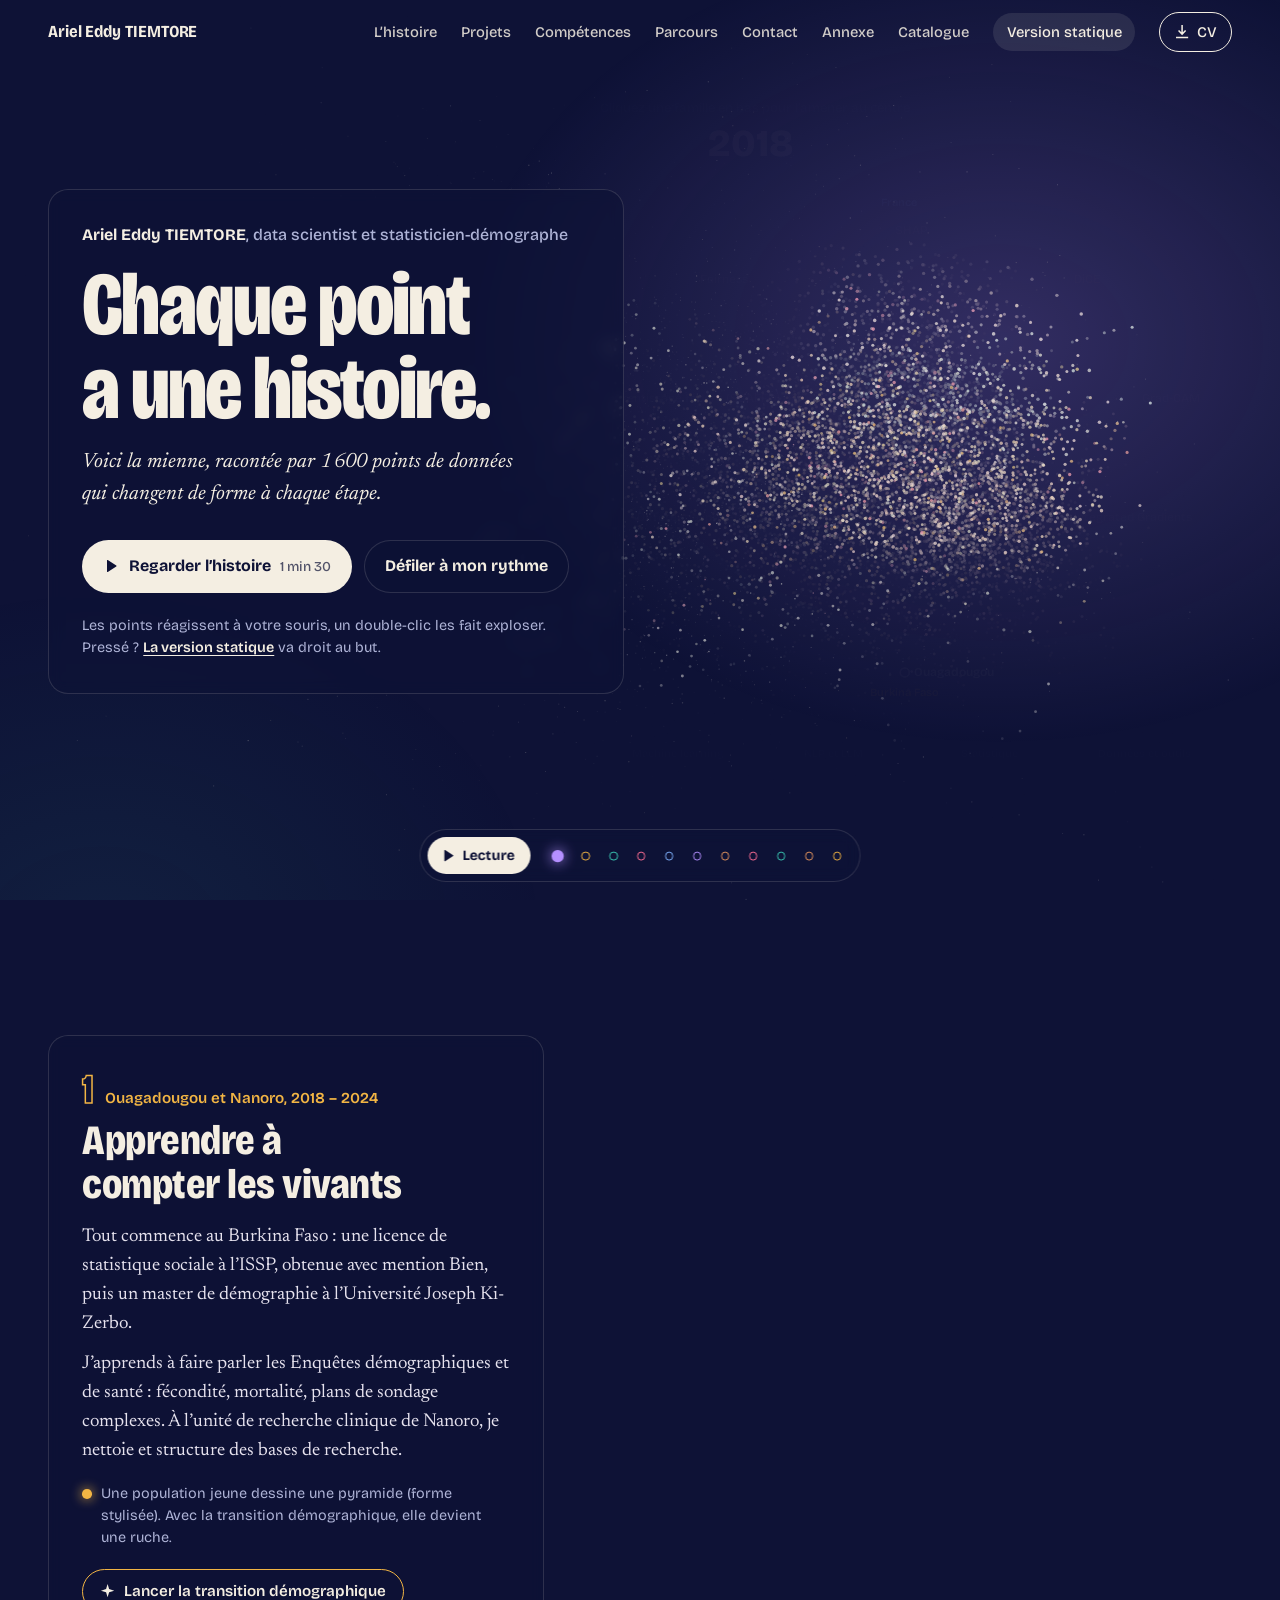
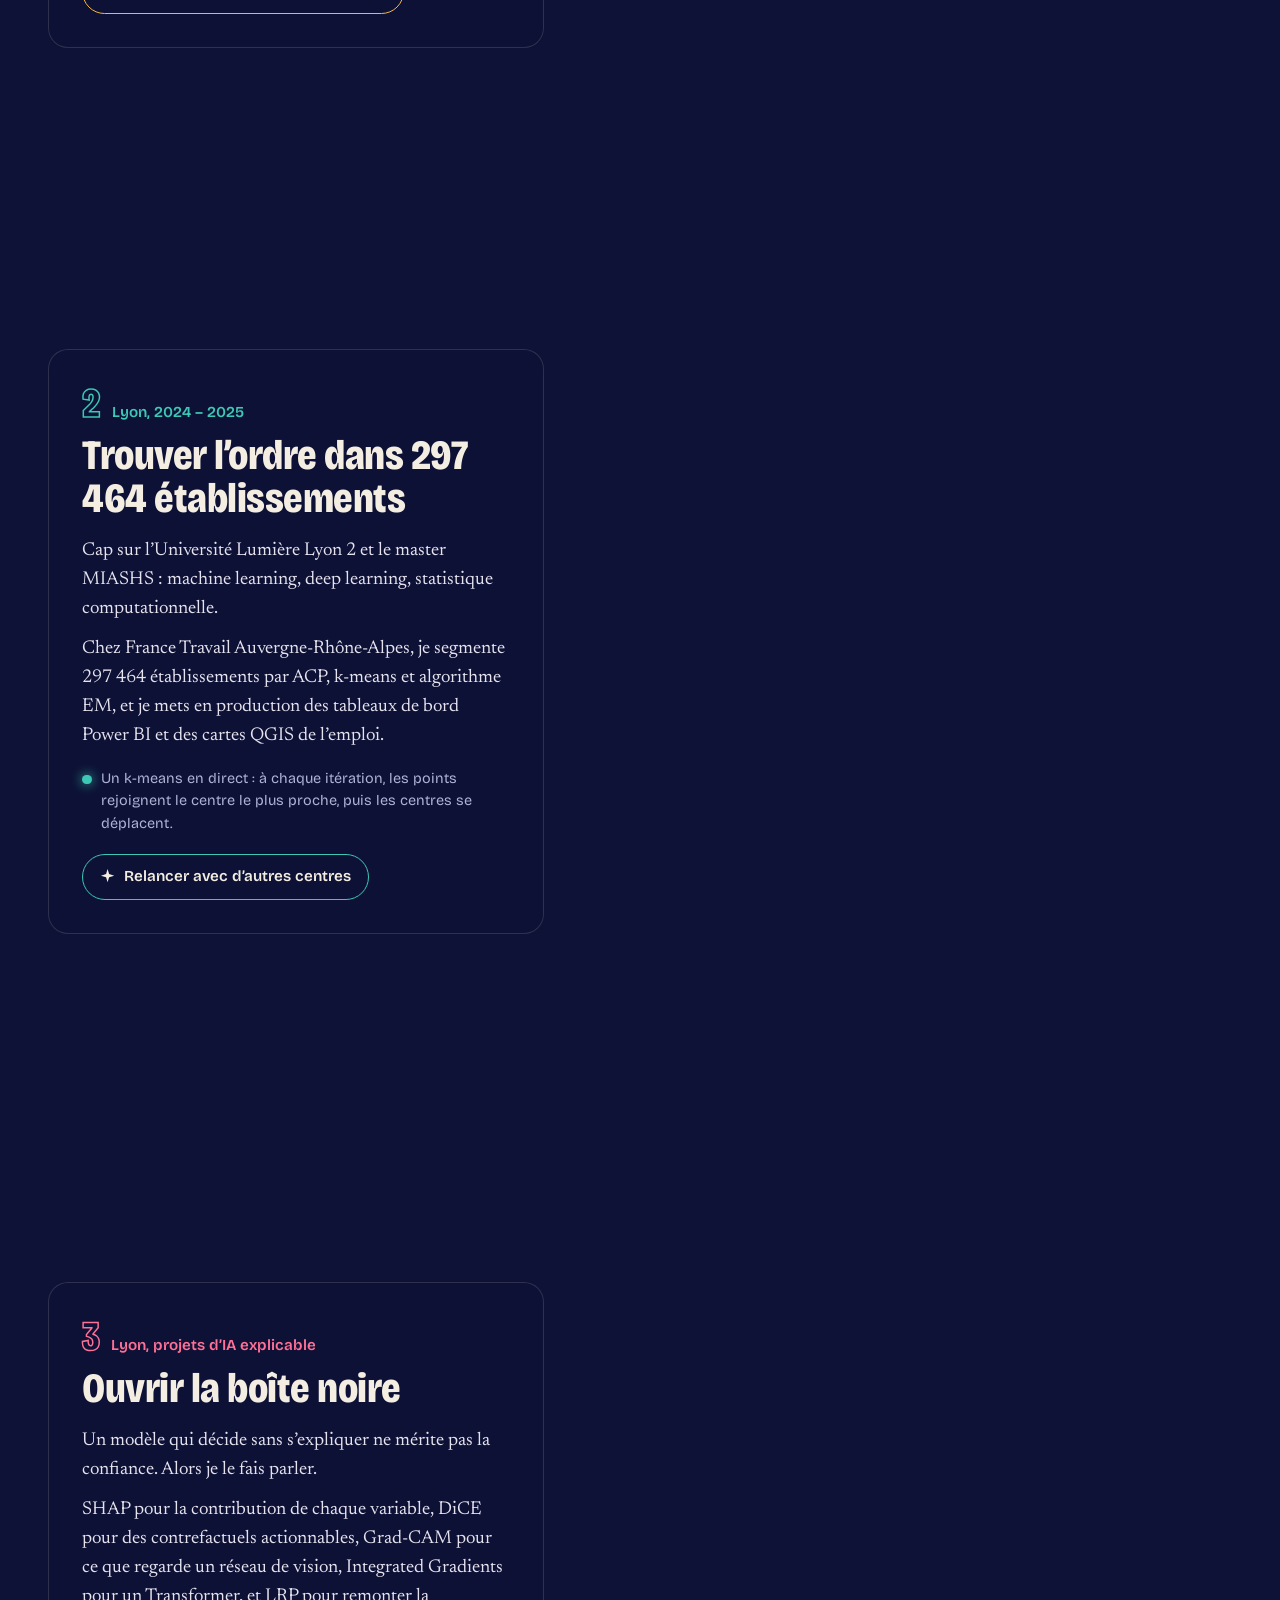
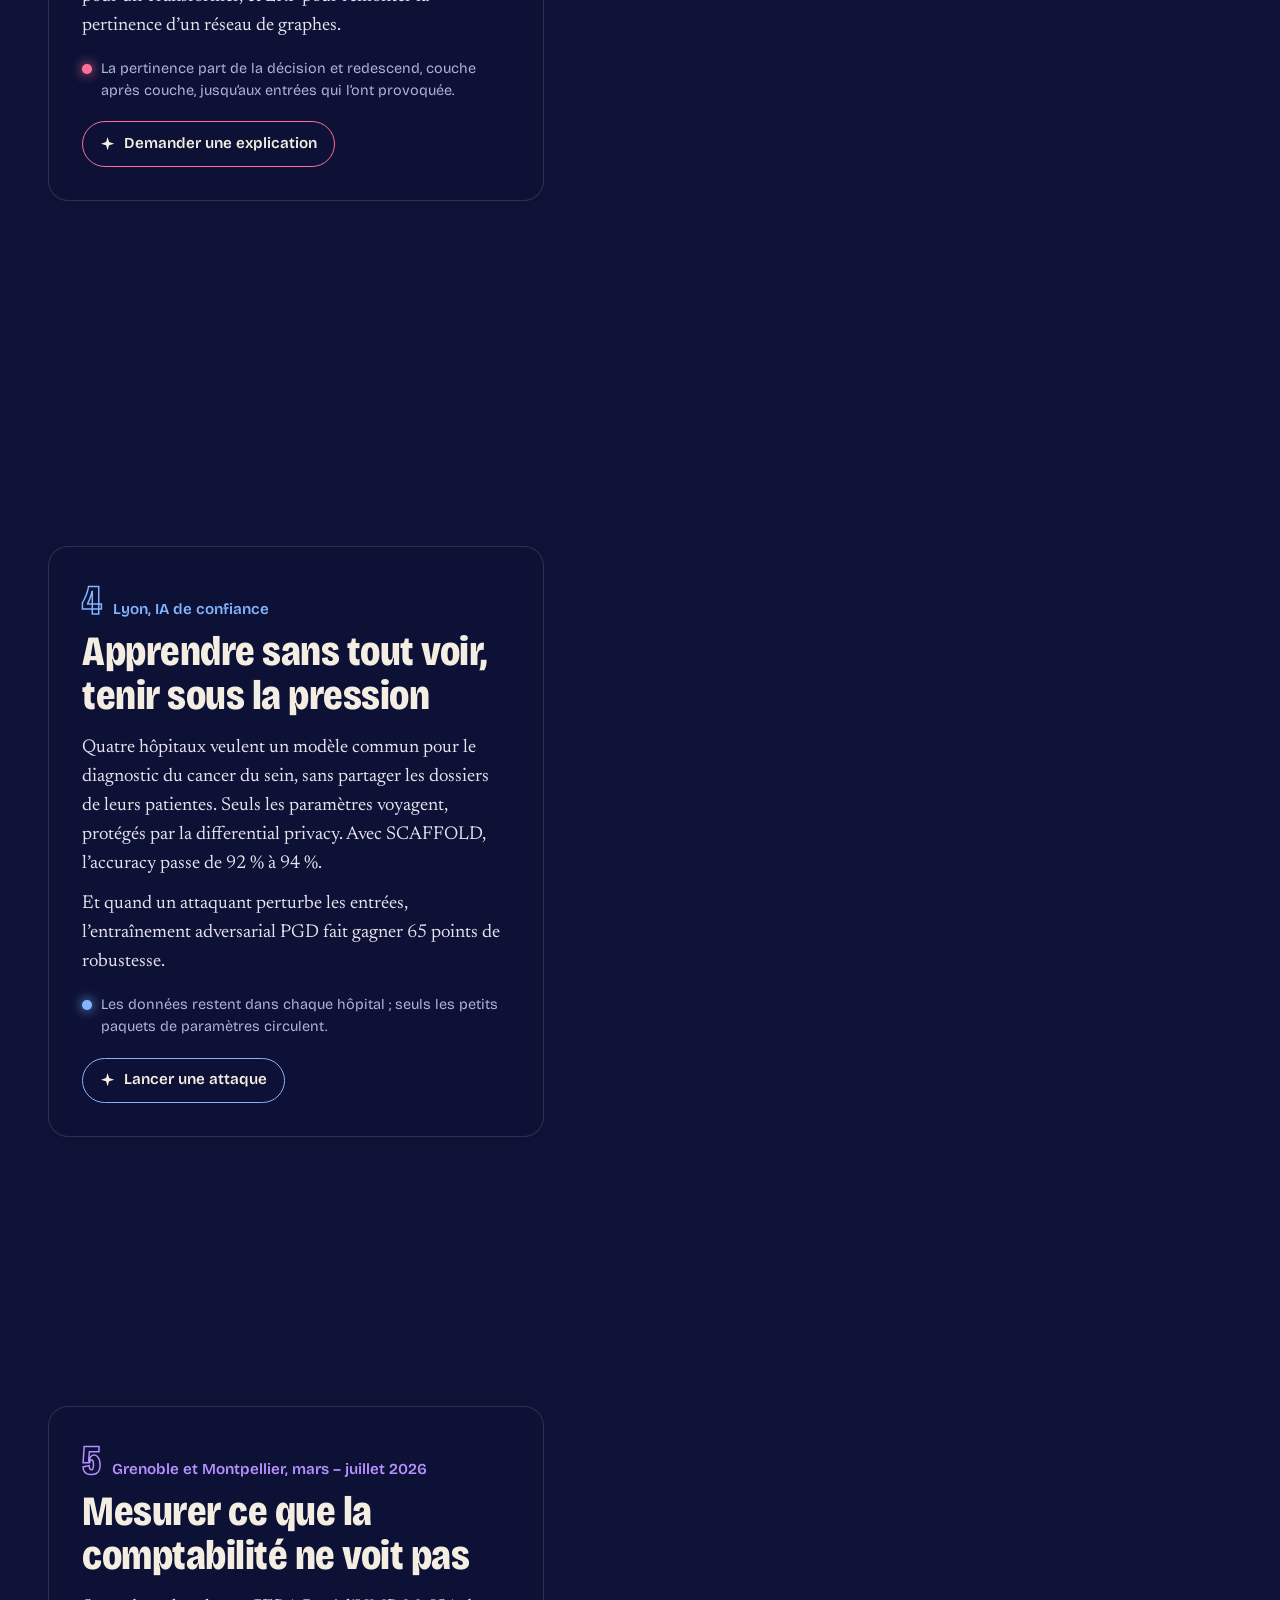
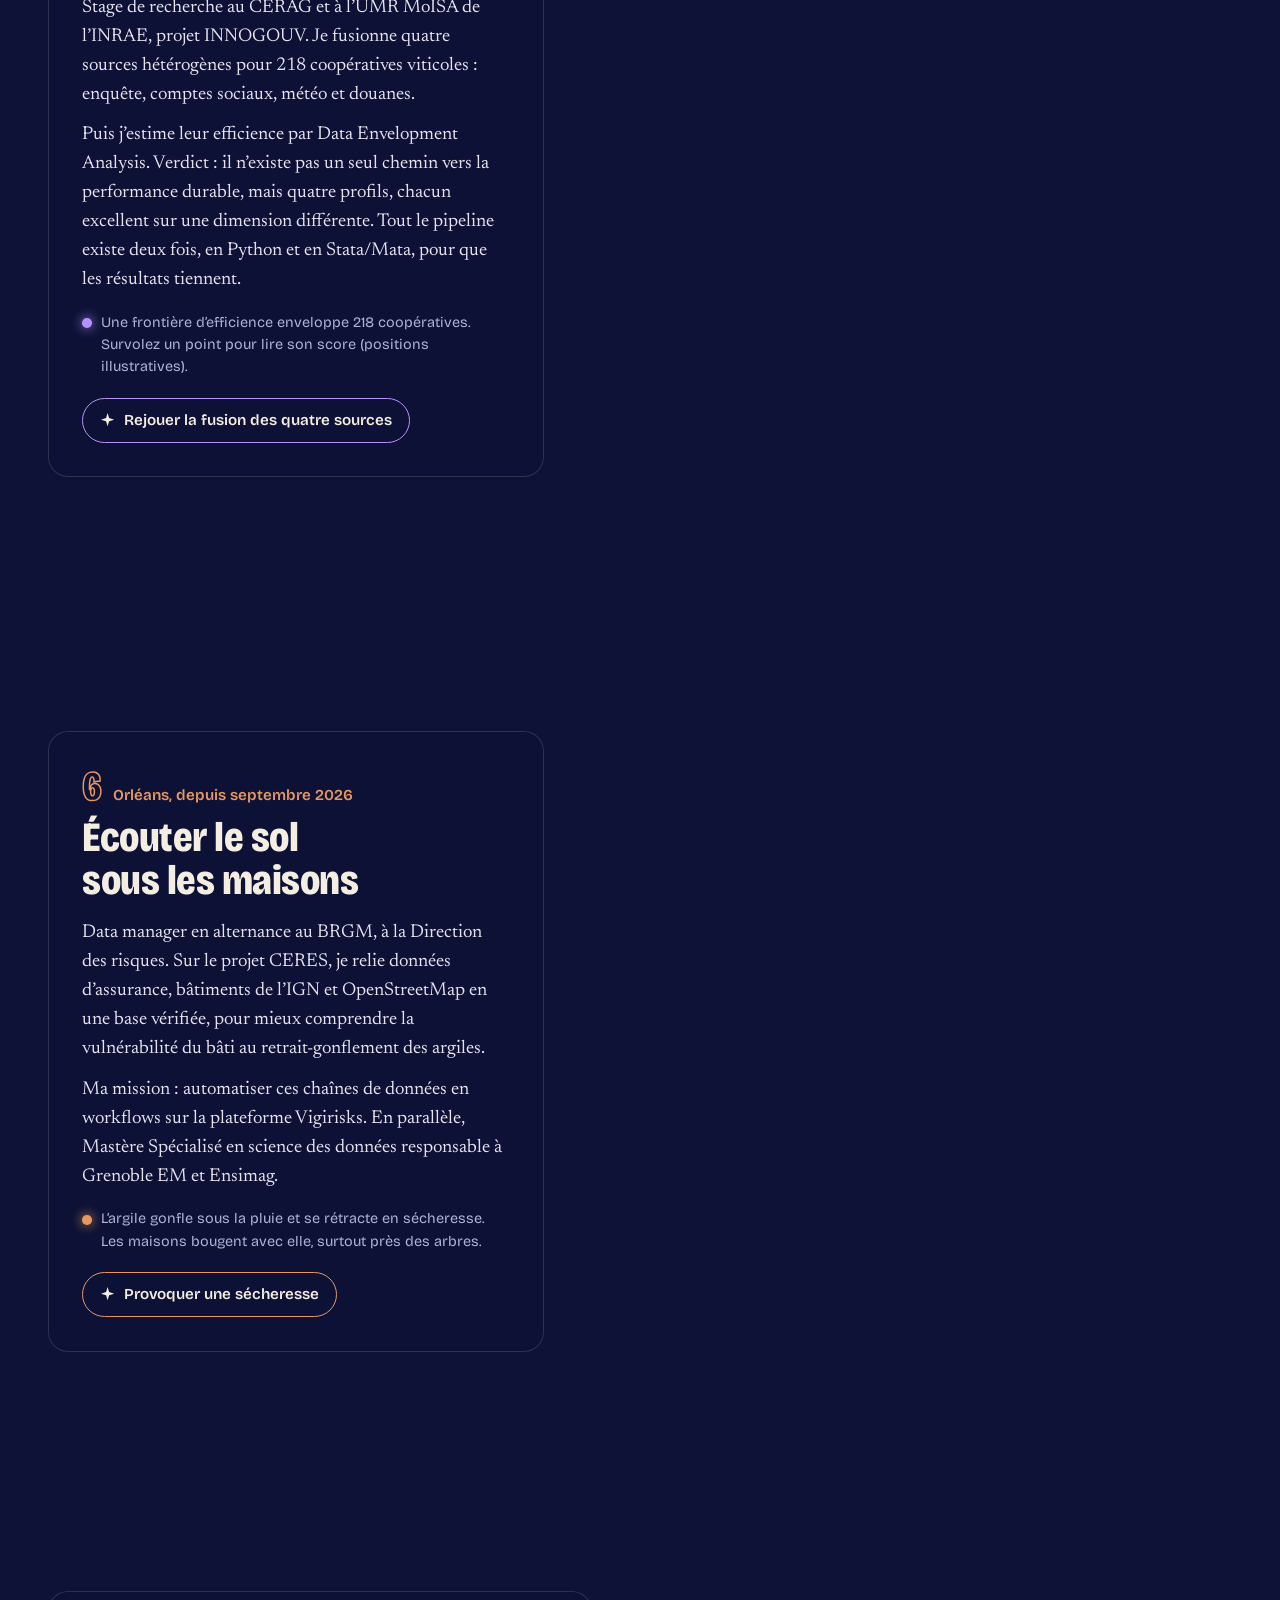
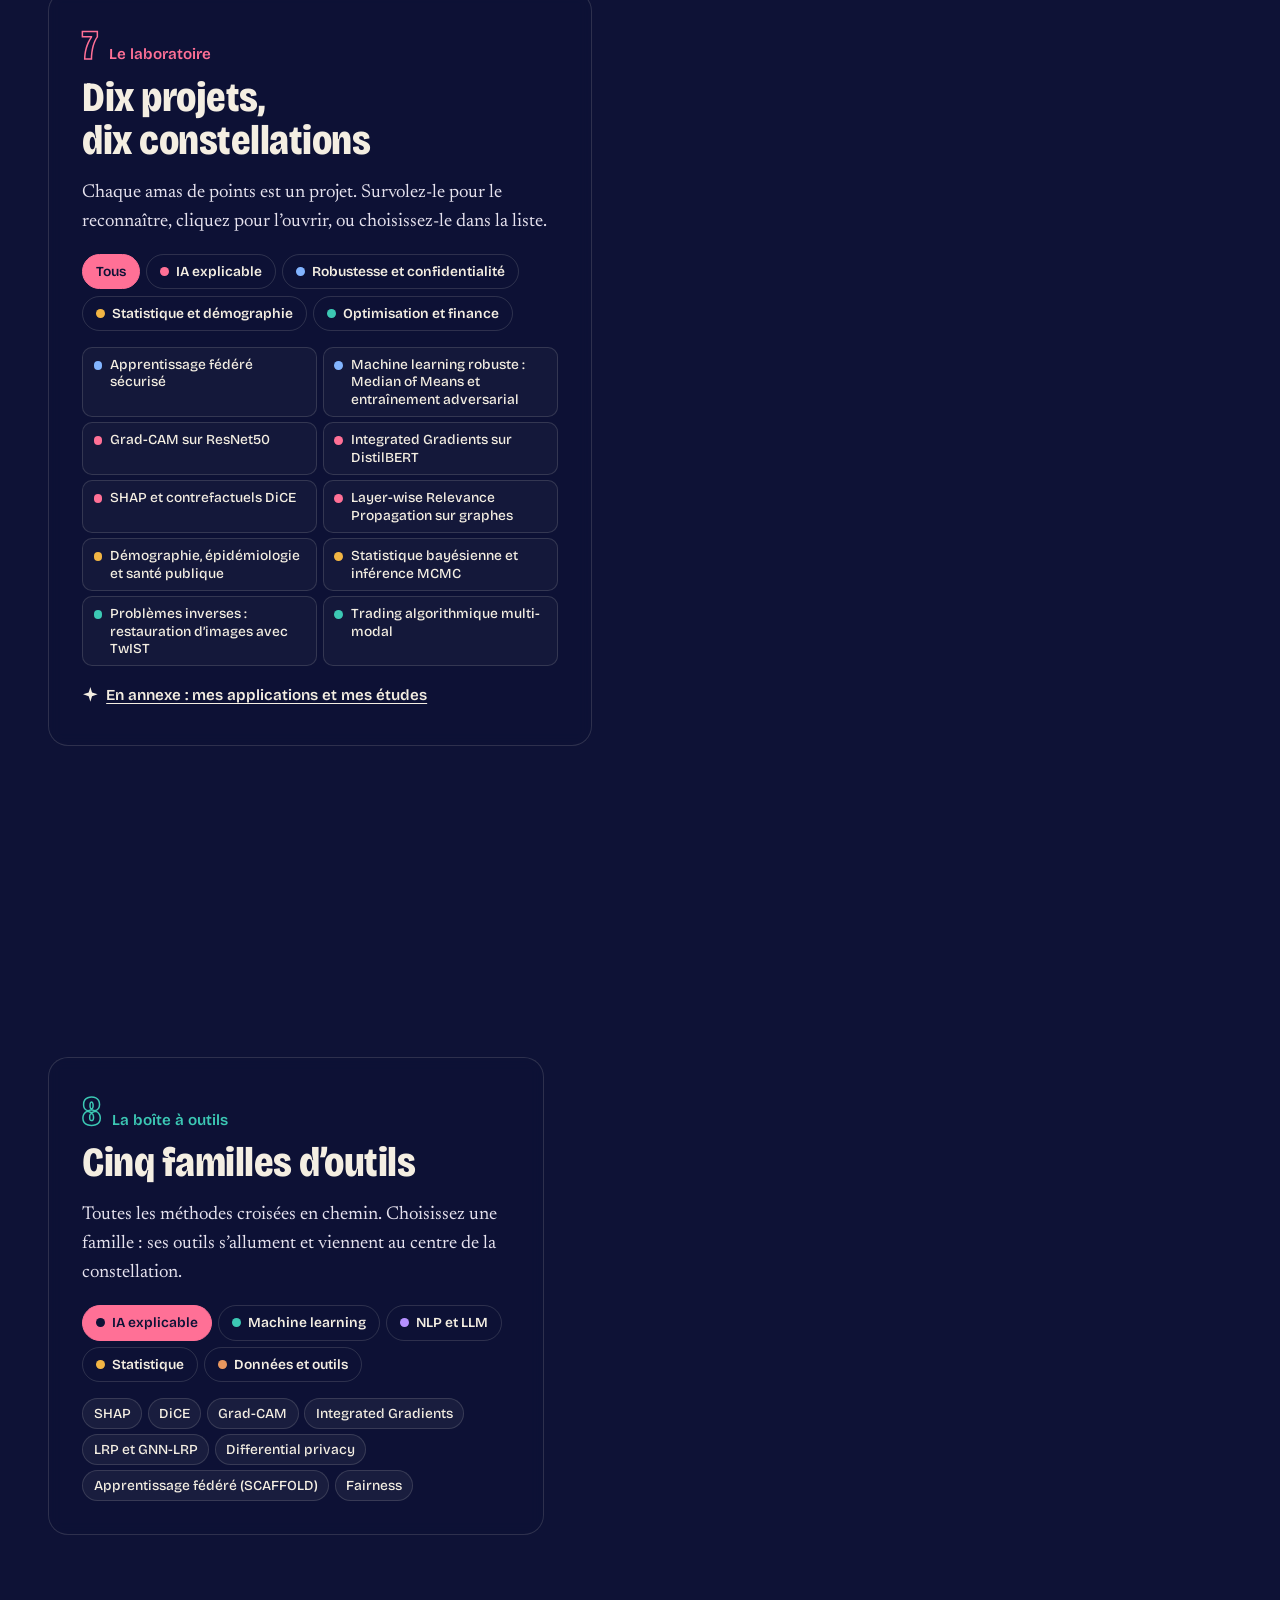
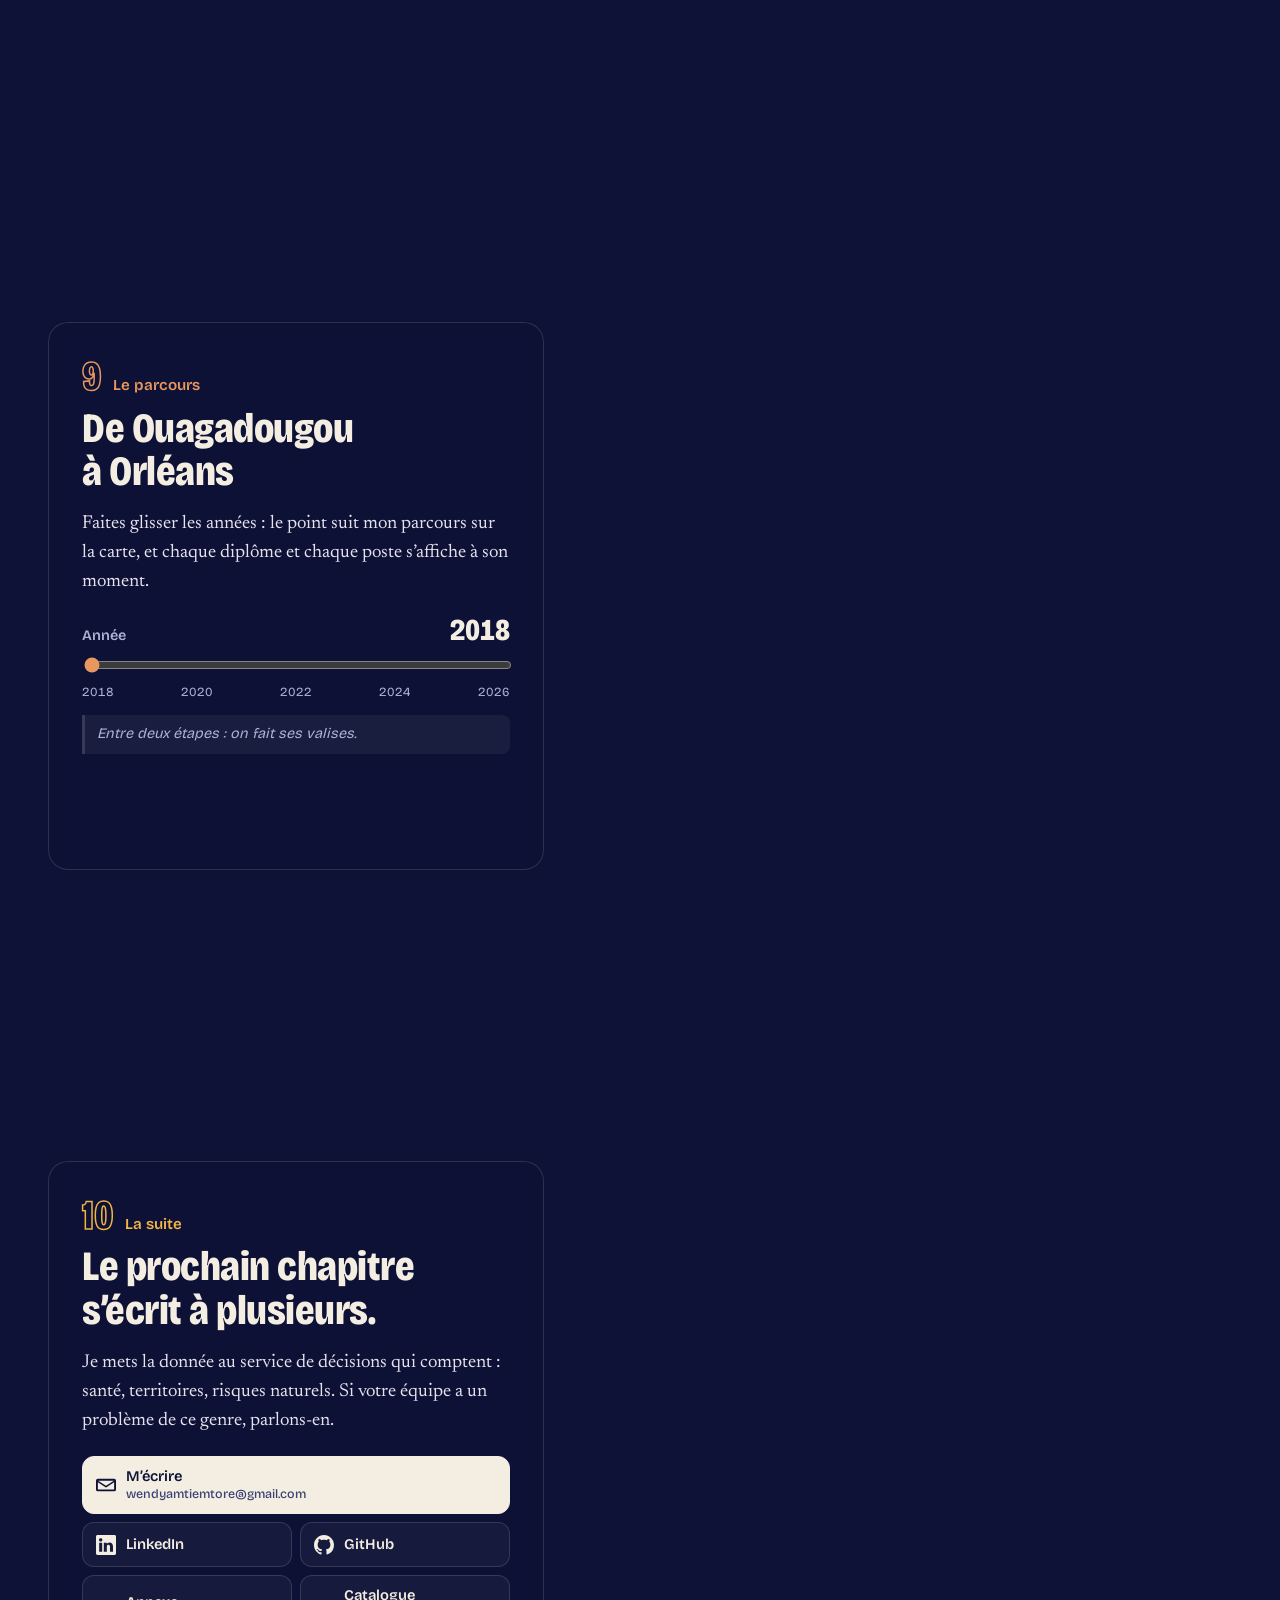
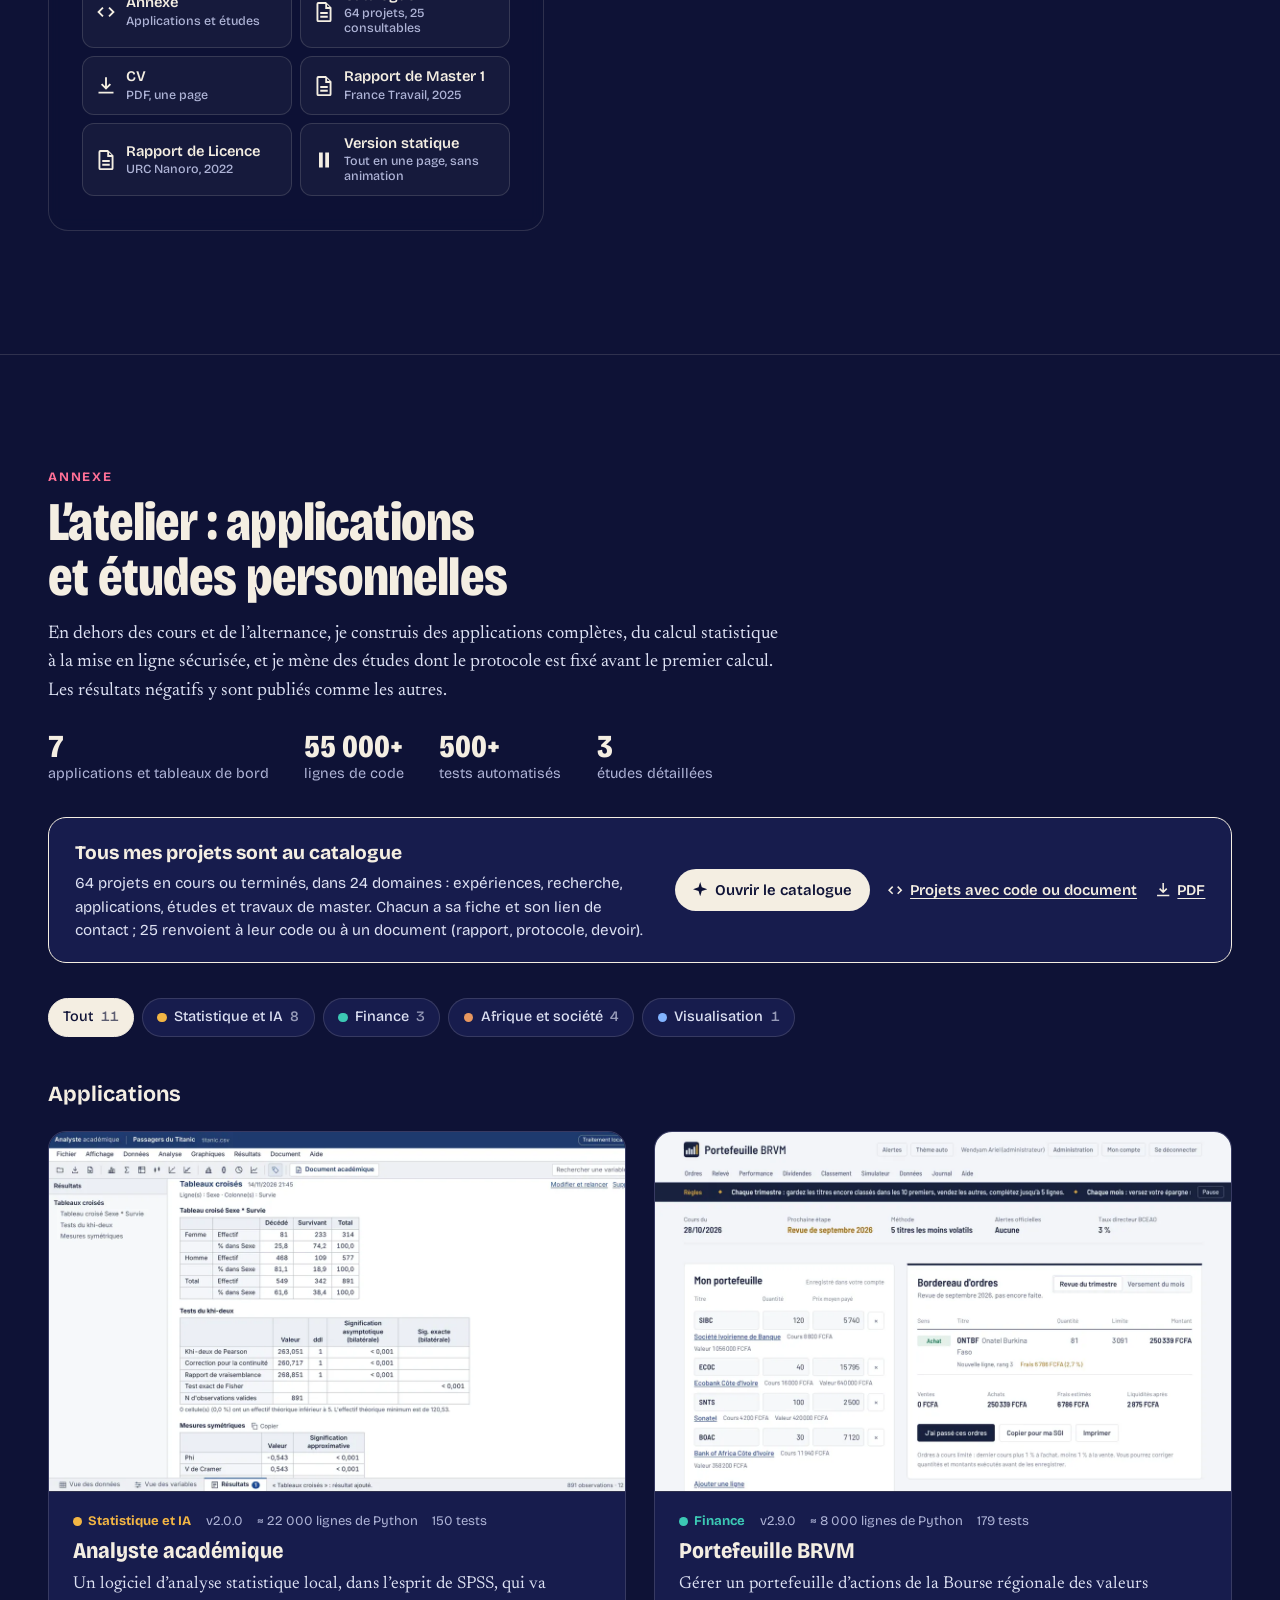
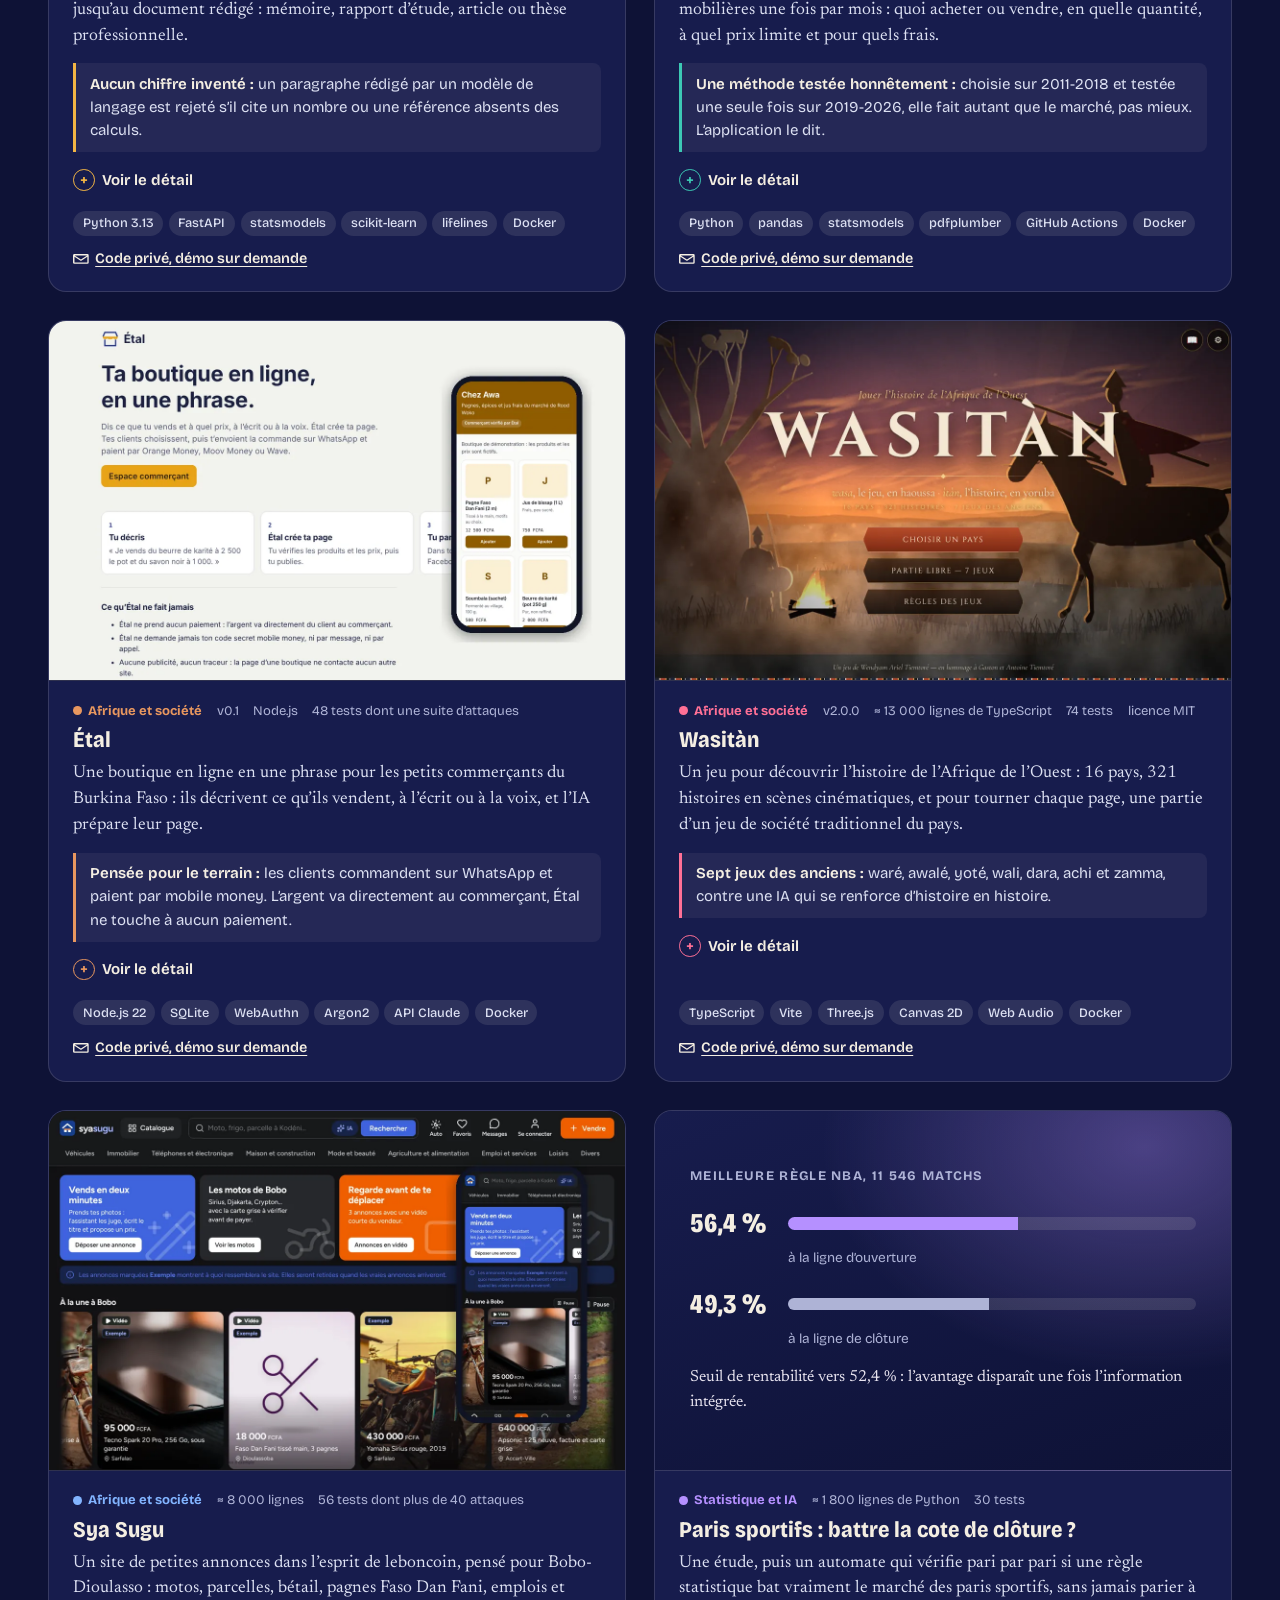
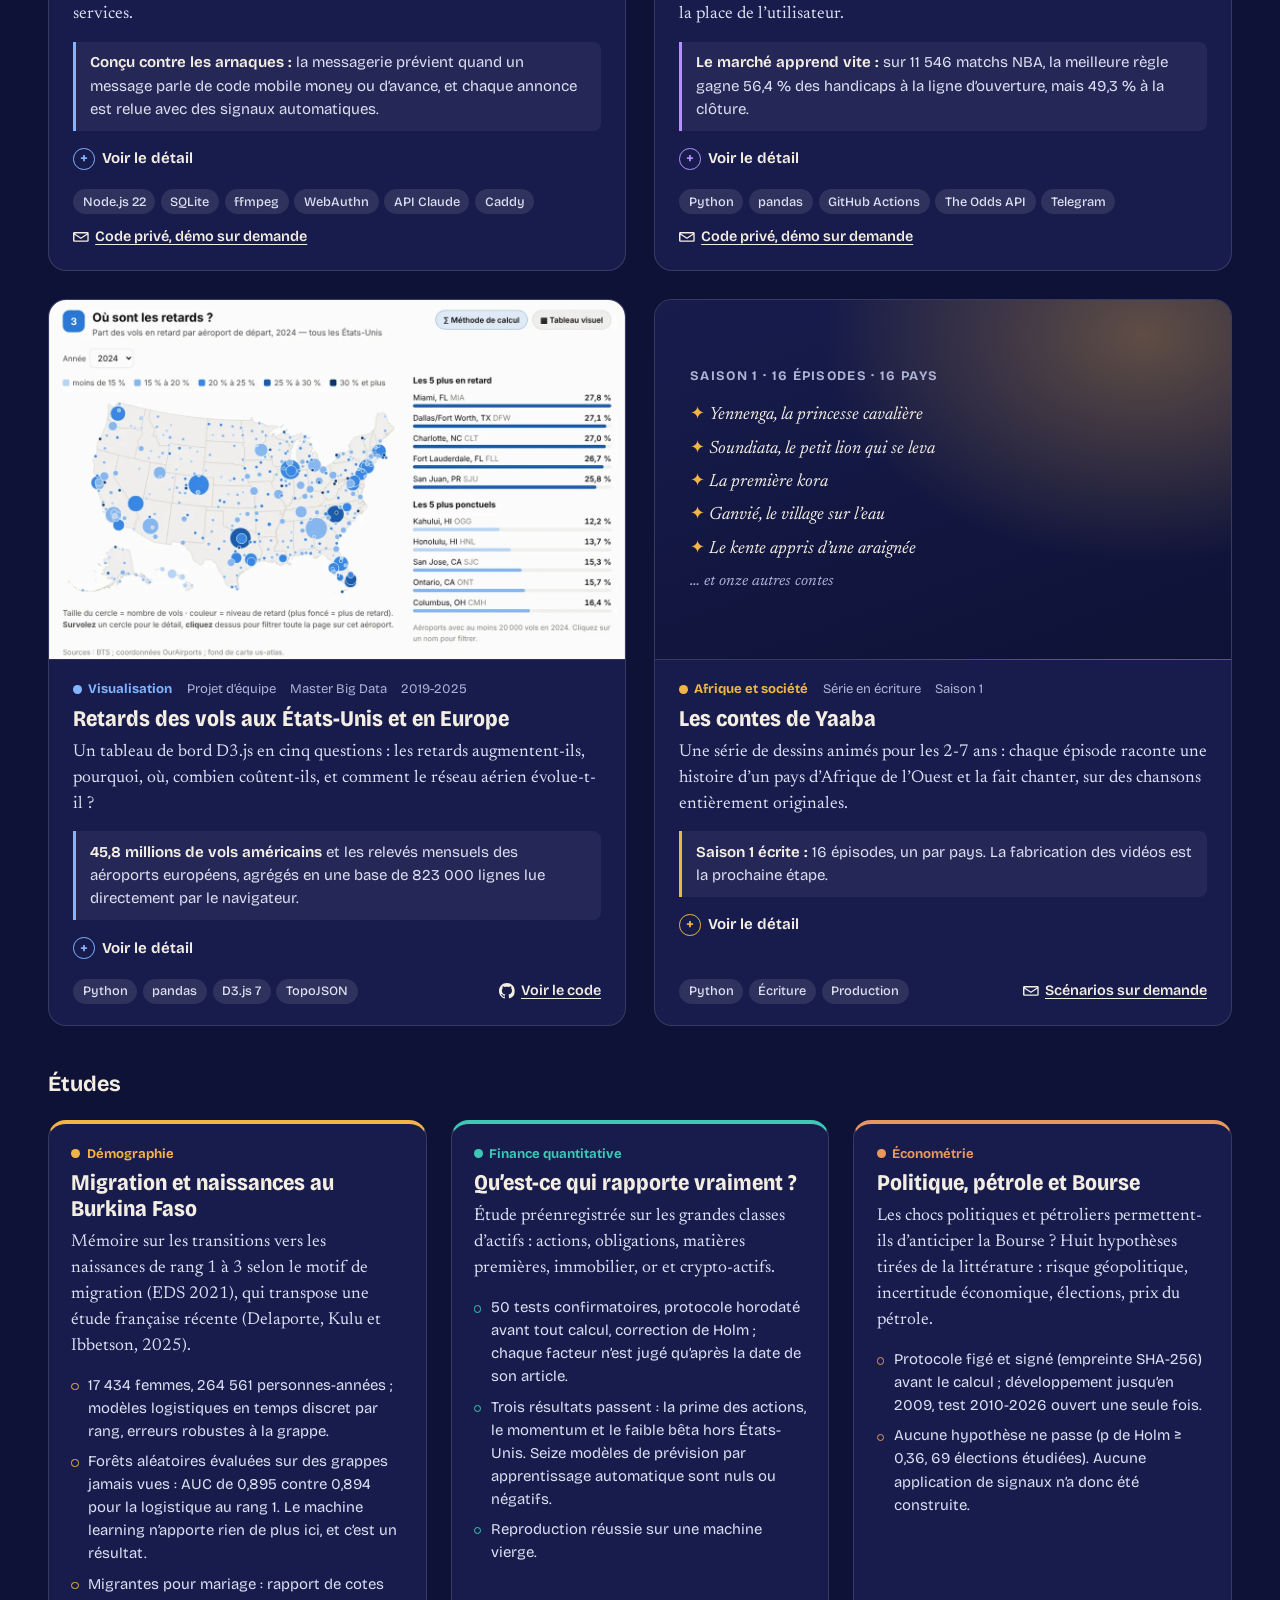
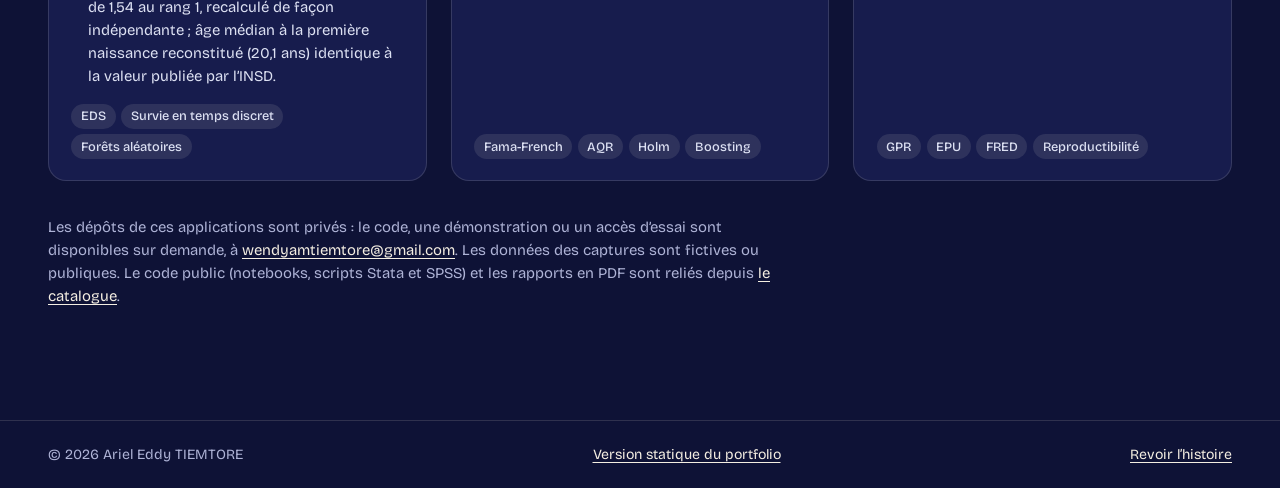
<file: index.html>
<!DOCTYPE html>
<html lang="fr">
<head>
  <meta charset="UTF-8" />
  <meta name="viewport" content="width=device-width, initial-scale=1" />
  <title>Ariel Eddy TIEMTORE | Chaque point a une histoire</title>
  <meta name="description" content="Le portfolio-histoire d'Ariel Eddy TIEMTORE, data scientist et statisticien-démographe : 1 600 points de données racontent son parcours, de la démographie au Burkina Faso à l'IA de confiance et aux risques naturels au BRGM." />
  <meta name="author" content="Ariel Eddy TIEMTORE" />
  <meta name="theme-color" content="#0E1236" />
  <link rel="canonical" href="https://wendyam-ariel-tiemtore.github.io/Ariel-Eddy-Tiemtor-.github.io/" />

  <meta property="og:type" content="website" />
  <meta property="og:locale" content="fr_FR" />
  <meta property="og:title" content="Ariel Eddy TIEMTORE | Chaque point a une histoire" />
  <meta property="og:description" content="Un portfolio qui se regarde comme un film : démographie, machine learning, IA explicable et risques naturels, racontés par des points de données." />
  <meta property="og:url" content="https://wendyam-ariel-tiemtore.github.io/Ariel-Eddy-Tiemtor-.github.io/" />
  <meta property="og:image" content="https://wendyam-ariel-tiemtore.github.io/Ariel-Eddy-Tiemtor-.github.io/img/web/og-image.jpg" />
  <meta property="og:image:width" content="1200" />
  <meta property="og:image:height" content="630" />
  <meta name="twitter:card" content="summary_large_image" />

  <link rel="icon" href="data:image/svg+xml,%3Csvg xmlns='http://www.w3.org/2000/svg' viewBox='0 0 64 64'%3E%3Crect width='64' height='64' rx='14' fill='%230E1236'/%3E%3Ccircle cx='20' cy='40' r='5' fill='%23F2B544'/%3E%3Ccircle cx='32' cy='26' r='5' fill='%23FF7096'/%3E%3Ccircle cx='45' cy='34' r='5' fill='%233CC8B4'/%3E%3Ccircle cx='38' cy='48' r='3' fill='%23F4EEE2'/%3E%3C/svg%3E" />

  <script>document.documentElement.classList.add("js");</script>

  <link rel="preconnect" href="https://fonts.googleapis.com" />
  <link rel="preconnect" href="https://fonts.gstatic.com" crossorigin />
  <link rel="stylesheet" href="https://fonts.googleapis.com/css2?family=Bricolage+Grotesque:opsz,wdth,wght@12..96,75..100,400..800&family=Newsreader:ital,opsz,wght@0,6..72,400..600;1,6..72,400..500&display=swap" />

  <script type="application/ld+json">
  {
    "@context": "https://schema.org",
    "@type": "Person",
    "name": "Ariel Eddy TIEMTORE",
    "alternateName": "Wendyam Ariel TIEMTORE",
    "jobTitle": "Data scientist",
    "url": "https://wendyam-ariel-tiemtore.github.io/Ariel-Eddy-Tiemtor-.github.io/",
    "image": "https://wendyam-ariel-tiemtore.github.io/Ariel-Eddy-Tiemtor-.github.io/img/web/portrait.jpg",
    "email": "mailto:wendyamtiemtore@gmail.com",
    "worksFor": { "@type": "Organization", "name": "BRGM", "url": "https://www.brgm.fr/" },
    "alumniOf": [
      { "@type": "CollegeOrUniversity", "name": "Université Lumière Lyon 2" },
      { "@type": "CollegeOrUniversity", "name": "Université Joseph Ki-Zerbo" }
    ],
    "knowsAbout": ["IA explicable", "IA de confiance", "Machine learning", "Apprentissage fédéré", "Statistique bayésienne", "Démographie", "Gestion de données géospatiales"],
    "sameAs": ["https://linkedin.com/in/ariel-eddy-tiemtore", "https://github.com/wendyam-ariel-tiemtore"]
  }
  </script>

  <style>
    @property --tint { syntax: "<color>"; inherits: true; initial-value: #B590FF; }

    :root {
      /* Nuit : l'histoire */
      --night: #0E1236;
      --night-2: #171C4D;
      --star: #F4EEE2;
      --mist: #AEB3D6;
      --line: rgba(244, 238, 226, .14);

      /* Une couleur par chapitre, reprise dans les projets */
      --gold: #F2B544;   /* démographie, statistique */
      --teal: #3CC8B4;   /* machine learning */
      --rose: #FF7096;   /* IA explicable */
      --sky: #82B4FF;    /* confidentialité, robustesse */
      --grape: #B590FF;  /* coopératives viticoles */
      --clay: #E8975F;   /* argiles, BRGM */

      /* Jour : le dossier */
      --paper: #F1F3FA;
      --surface: #FFFFFF;
      --ink: #141943;
      --ink-2: #3B4273;
      --muted: #5D6488;
      --rule: #DADEEE;
      --gold-d: #8A5E00;
      --teal-d: #0B7468;
      --rose-d: #BC2550;
      --sky-d: #2A5DBE;
      --grape-d: #6A3DC9;
      --clay-d: #A2512A;

      --display: "Bricolage Grotesque", "Arial Narrow", system-ui, sans-serif;
      --serif: "Newsreader", Georgia, "Times New Roman", serif;

      --wrap: 74rem;
      --gutter: clamp(1rem, 4vw, 2.75rem);
      --nav-h: 4rem;
      --tint: var(--grape);
    }

    *, *::before, *::after { box-sizing: border-box; }
    html { -webkit-text-size-adjust: 100%; scroll-padding-top: calc(var(--nav-h) + 1rem); }
    body {
      margin: 0;
      background: var(--night);
      color: var(--star);
      font-family: var(--display);
      font-optical-sizing: auto;
      font-size: 1.0625rem;
      line-height: 1.55;
      -webkit-font-smoothing: antialiased;
      transition: --tint 1.4s ease;
    }
    img { display: block; max-width: 100%; height: auto; }
    a { color: inherit; text-underline-offset: .18em; text-decoration-thickness: 1px; }
    a:hover { text-decoration-thickness: 2px; }
    h1, h2, h3, h4 { margin: 0; font-weight: 700; }
    p, ul, ol, dl, figure { margin: 0; }
    ul, ol { padding: 0; list-style: none; }
    button { font: inherit; color: inherit; }
    :focus-visible { outline: 2px solid var(--star); outline-offset: 3px; border-radius: 4px; }
    .wrap { width: min(100% - 2 * var(--gutter), var(--wrap)); margin-inline: auto; }
    .visually-hidden { position: absolute !important; width: 1px; height: 1px; overflow: hidden; clip: rect(0 0 0 0); white-space: nowrap; }
    .icon { width: 1.1em; height: 1.1em; flex: none; fill: currentColor; }
    .skip-link { position: absolute; left: 1rem; top: -3rem; z-index: 100; padding: .6rem 1rem; background: var(--star); color: var(--night); border-radius: 6px; }
    .skip-link:focus { top: 1rem; }

    /* ---------- Scène : canvas et halo ---------- */
    .aura {
      position: fixed; inset: 0; z-index: 0; pointer-events: none;
      background:
        radial-gradient(60vmax 45vmax at 78% 38%, color-mix(in srgb, var(--tint) 22%, transparent), transparent 70%),
        radial-gradient(50vmax 40vmax at 8% 105%, rgba(60, 200, 180, .08), transparent 70%);
      transition: opacity .6s;
    }
    #stage { position: fixed; inset: 0; width: 100%; height: 100%; z-index: 0; pointer-events: none; transition: opacity .6s; }

    /* ---------- Navigation ---------- */
    .site-nav { position: fixed; inset: 0 0 auto 0; z-index: 60; transition: background-color .3s, color .3s, box-shadow .3s; }
    .nav-inner { display: flex; align-items: center; justify-content: space-between; gap: 1rem; height: var(--nav-h); }
    .brand { font-weight: 700; font-variation-settings: "wdth" 88; text-decoration: none; letter-spacing: -.005em; font-size: 1.05rem; }
    .nav-menu { display: flex; align-items: center; gap: 1.5rem; }
    .nav-menu a { font-size: .92rem; font-weight: 500; text-decoration: none; opacity: .85; }
    .nav-menu a:hover { opacity: 1; text-decoration: underline; }
    .nav-menu .nav-cv { opacity: 1; padding: .45rem .85rem; border: 1.5px solid currentColor; border-radius: 999px; display: inline-flex; gap: .45rem; align-items: center; }
    .nav-menu .nav-cv:hover { text-decoration: none; background: var(--star); color: var(--night); border-color: var(--star); }
    .nav-toggle { display: none; }
    @media (max-width: 60rem) {
      .nav-toggle {
        display: inline-flex; align-items: center; gap: .45rem; padding: .45rem .8rem; cursor: pointer;
        background: transparent; border: 1.5px solid currentColor; border-radius: 999px; font-weight: 600; font-size: .92rem;
      }
      .nav-menu {
        position: absolute; inset: var(--nav-h) 0 auto 0; flex-direction: column; align-items: stretch; gap: 0;
        padding: .5rem var(--gutter) 1.25rem; background: var(--night-2); color: var(--star); border-bottom: 1px solid var(--line);
      }
      .js .nav-menu { display: none; }
      .js .nav-menu.is-open { display: flex; }
      .nav-menu a { padding: .8rem 0; font-size: 1.05rem; border-bottom: 1px solid var(--line); opacity: 1; }
      .nav-menu .nav-cv { margin-top: 1rem; justify-content: center; border-radius: 999px; }
    }

    /* ---------- Histoire ---------- */
    .story { position: relative; z-index: 1; }
    .scene { min-height: 100vh; min-height: 100svh; display: flex; align-items: center; padding: calc(var(--nav-h) + 3vh) 0 12vh; }
    .scene > .wrap { display: flex; }
    .card {
      width: min(31rem, 100%);
      padding: clamp(1.3rem, 2.6vw, 2.1rem);
      background: rgba(14, 18, 54, .62);
      border: 1px solid var(--line);
      border-radius: 20px;
      -webkit-backdrop-filter: blur(7px); backdrop-filter: blur(7px);
    }
    .chap-mark { display: flex; align-items: baseline; gap: .7rem; color: var(--c, var(--mist)); }
    .chap-num {
      font-size: 2.6rem; line-height: 1; font-weight: 800; font-variation-settings: "wdth" 75;
      color: transparent; -webkit-text-stroke: 1.5px var(--c, var(--mist));
    }
    .chap-where { font-size: .95rem; font-weight: 600; }
    .card h2 {
      margin-top: .55rem;
      font-size: clamp(1.75rem, 1.2rem + 1.9vw, 2.6rem); line-height: 1.04; font-weight: 800;
      font-variation-settings: "wdth" 82; letter-spacing: -.012em; text-wrap: balance;
    }
    .story-text { margin-top: 1rem; font-family: var(--serif); font-size: 1.17rem; line-height: 1.55; color: #E6E2EE; }
    .story-text + .story-text { margin-top: .7rem; }
    .story-text b { font-family: var(--display); font-size: .95em; font-weight: 600; color: var(--star); }
    .viz-note { margin-top: 1.1rem; display: flex; gap: .6rem; align-items: flex-start; font-size: .9rem; color: var(--mist); }
    .viz-note::before { content: ""; flex: none; width: .6rem; height: .6rem; margin-top: .42rem; border-radius: 50%; background: var(--c, var(--mist)); box-shadow: 0 0 12px var(--c, var(--mist)); }
    .act {
      margin-top: 1.2rem; display: inline-flex; align-items: center; gap: .55rem; cursor: pointer;
      padding: .62rem 1.05rem; border-radius: 999px; border: 1.5px solid var(--c, var(--star));
      background: transparent; color: var(--star); font-weight: 600; font-size: .95rem;
      transition: background-color .2s, color .2s;
    }
    .act:hover { background: var(--c, var(--star)); color: var(--night); }
    .act svg { width: 1em; height: 1em; fill: currentColor; }

    .c-gold { --c: var(--gold); } .c-teal { --c: var(--teal); } .c-rose { --c: var(--rose); }
    .c-sky { --c: var(--sky); } .c-grape { --c: var(--grape); } .c-clay { --c: var(--clay); }

    /* Ouverture */
    .hero-card { width: min(36rem, 100%); }
    .hero-who { font-size: 1rem; color: var(--mist); font-weight: 500; }
    .hero-who strong { color: var(--star); font-weight: 700; }
    .hero h1 {
      margin-top: .9rem;
      font-size: clamp(2.7rem, 1.4rem + 5.4vw, 5.6rem); line-height: .94; font-weight: 800;
      font-variation-settings: "wdth" 78; letter-spacing: -.02em; text-wrap: balance;
    }
    .hero .story-text { font-size: 1.3rem; font-style: italic; color: var(--star); max-width: 28rem; }
    .hero-actions { display: flex; flex-wrap: wrap; gap: .75rem; margin-top: 1.8rem; }
    .btn {
      display: inline-flex; align-items: center; gap: .6rem; padding: .8rem 1.25rem; border-radius: 999px;
      font-weight: 700; font-size: 1rem; text-decoration: none; cursor: pointer; border: 1.5px solid transparent;
      transition: transform .2s, background-color .2s, color .2s;
    }
    .btn svg { width: 1em; height: 1em; fill: currentColor; }
    .btn-play { background: var(--star); color: var(--night); }
    .btn-play:hover { transform: translateY(-1px); background: #fff; }
    .btn-play small { font-weight: 500; opacity: .7; font-size: .85rem; }
    .btn-ghost { border-color: var(--line); color: var(--star); background: rgba(14, 18, 54, .4); }
    .btn-ghost:hover { border-color: var(--star); }
    .hero-hint { margin-top: 1.4rem; font-size: .9rem; color: var(--mist); }
    .hero-hint kbd { font-family: inherit; font-size: .82rem; padding: .05rem .4rem; border: 1px solid var(--line); border-radius: 4px; }

    /* Épilogue */
    .epilogue .card h2 { font-size: clamp(2rem, 1.3rem + 2.6vw, 3.2rem); }
    .epilogue-actions { display: flex; flex-wrap: wrap; gap: .75rem; margin-top: 1.5rem; }

    /* Rail de lecture */
    .rail {
      position: fixed; z-index: 55; left: 50%; bottom: 1.1rem; transform: translateX(-50%);
      display: flex; align-items: center; gap: .9rem; padding: .45rem .6rem .45rem .45rem;
      background: rgba(14, 18, 54, .78); border: 1px solid var(--line); border-radius: 999px;
      -webkit-backdrop-filter: blur(8px); backdrop-filter: blur(8px);
      transition: opacity .4s, transform .4s;
    }
    .rail-play {
      display: inline-flex; align-items: center; justify-content: center; gap: .45rem;
      height: 2.3rem; padding: 0 .95rem 0 .8rem; border-radius: 999px; border: 0; cursor: pointer;
      background: var(--star); color: var(--night); font-weight: 700; font-size: .88rem;
    }
    .rail-play svg { width: .95rem; height: .95rem; fill: currentColor; }
    .rail-play .i-pause { display: none; }
    .is-playing .rail-play .i-pause { display: block; }
    .is-playing .rail-play .i-play, .rail-play .lbl-pause, .is-playing .rail-play .lbl-play { display: none; }
    .is-playing .rail-play .lbl-pause { display: inline; }
    .rail-dots { display: flex; align-items: center; gap: .15rem; }
    .rail-dot { position: relative; width: 1.6rem; height: 2rem; border: 0; background: none; cursor: pointer; padding: 0; }
    .rail-dot::before {
      content: ""; position: absolute; left: 50%; top: 50%; width: .55rem; height: .55rem; transform: translate(-50%, -50%);
      border-radius: 50%; border: 1.5px solid var(--c, var(--mist)); transition: background-color .3s, transform .3s;
    }
    .rail-dot[aria-current="step"]::before { background: var(--c, var(--star)); transform: translate(-50%, -50%) scale(1.35); box-shadow: 0 0 10px var(--c, var(--star)); }
    .rail-dot .tip {
      position: absolute; bottom: calc(100% + .5rem); left: 50%; transform: translateX(-50%);
      padding: .25rem .55rem; border-radius: 6px; background: var(--star); color: var(--night);
      font-size: .78rem; font-weight: 600; white-space: nowrap; opacity: 0; pointer-events: none; transition: opacity .15s;
    }
    .rail-dot:hover .tip, .rail-dot:focus-visible .tip { opacity: 1; }
    .rail-bar { position: absolute; left: 1.2rem; right: 1.2rem; bottom: 0; height: 2px; border-radius: 2px; overflow: hidden; }
    .rail-bar i { display: block; height: 100%; width: 0; background: var(--star); opacity: .8; }

    .viz-shield { display: none; }
    @media (max-width: 60rem) {
      /* Sur téléphone : le graphique reste en haut, le texte défile dessous */
      .viz-shield {
        display: block; position: fixed; left: 0; right: 0; top: 0; height: 51svh; z-index: 2; pointer-events: none;
        background:
          radial-gradient(90vw 32svh at 60% 26svh, color-mix(in srgb, var(--tint) 20%, transparent), transparent 75%),
          linear-gradient(to bottom, var(--night) 0, var(--night) 86%, rgba(14, 18, 54, 0));
        transition: opacity .6s;
      }
      #stage { z-index: 3; }
      .scene, .scene.hero { align-items: flex-start; padding-top: 50svh; padding-bottom: 6.5rem; }
      .card { background: rgba(23, 28, 77, .55); -webkit-backdrop-filter: none; backdrop-filter: none; }
      .story-text { font-size: 1.08rem; }
      .hero .story-text { font-size: 1.15rem; }
      .rail { left: .75rem; right: .75rem; transform: none; justify-content: space-between; bottom: .75rem; }
      .rail-dot { width: 1.25rem; }
      .rail-dot .tip { display: none; }
    }
    @media (max-width: 24rem) { .rail-play .lbl { display: none; } .rail-play { padding: 0 .8rem; } }

    .site-foot { position: relative; z-index: 2; background: var(--night); color: var(--mist); font-size: .88rem; border-top: 1px solid var(--line); }
    .site-foot .wrap { display: flex; flex-wrap: wrap; justify-content: space-between; gap: .5rem 1.5rem; padding: 1.4rem 0; }
    .site-foot a { color: var(--star); }


    /* ---------- Chapitres interactifs ---------- */
    .card-wide { width: min(34rem, 100%); }
    .nav-menu .nav-static { opacity: 1; display: inline-flex; align-items: center; gap: .4rem; padding: .45rem .85rem; border-radius: 999px; background: rgba(244, 238, 226, .1); }
    .nav-menu .nav-static:hover { background: rgba(244, 238, 226, .2); text-decoration: none; }
    .hero-hint a { color: var(--star); font-weight: 600; }
    .k-xai { --c: var(--rose); } .k-robust { --c: var(--sky); } .k-stats { --c: var(--gold); } .k-optim { --c: var(--teal); }
    .chip-row { display: flex; flex-wrap: wrap; gap: .4rem; margin-top: 1.1rem; }
    .chip-btn {
      display: inline-flex; align-items: center; gap: .45rem; padding: .38rem .8rem; cursor: pointer;
      border-radius: 999px; border: 1.5px solid var(--line); background: transparent; color: var(--star); font-size: .86rem; font-weight: 600;
    }
    .chip-btn .dot { width: .55rem; height: .55rem; border-radius: 50%; background: var(--c, var(--star)); }
    .chip-btn:hover { border-color: var(--c, var(--star)); }
    .chip-btn[aria-pressed="true"] { background: var(--c, var(--star)); border-color: var(--c, var(--star)); color: var(--night); }
    .chip-btn[aria-pressed="true"] .dot { background: var(--night); }
    .proj-list { margin-top: 1rem; display: grid; grid-template-columns: 1fr 1fr; gap: .35rem; }
    .proj-list li[hidden] { display: none; }
    .proj-list button {
      display: flex; align-items: flex-start; gap: .5rem; width: 100%; height: 100%; text-align: left; cursor: pointer;
      padding: .5rem .65rem; border-radius: 10px; border: 1px solid var(--line); background: rgba(244, 238, 226, .03);
      color: var(--star); font-size: .86rem; font-weight: 500; line-height: 1.25;
    }
    .proj-list button::before { content: ""; flex: none; width: .55rem; height: .55rem; margin-top: .3rem; border-radius: 50%; background: var(--c); }
    .proj-list button:hover, .proj-list button:focus-visible, .proj-list button.is-hot { border-color: var(--c); background: rgba(244, 238, 226, .09); }
    @media (max-width: 30rem) { .proj-list { grid-template-columns: 1fr; } }

    .pdialog {
      width: min(46rem, calc(100% - 1.5rem)); max-height: calc(100svh - 1.5rem); padding: 0; overflow: auto;
      border: 1px solid var(--line); border-radius: 22px; background: var(--night-2); color: var(--star);
    }
    .pdialog::backdrop { background: rgba(6, 8, 28, .72); -webkit-backdrop-filter: blur(3px); backdrop-filter: blur(3px); }
    .pd-media { background: #fff; }
    .pd-media img { width: 100%; aspect-ratio: 16 / 9; object-fit: cover; object-position: 50% 0; }
    .pd-body { padding: 1.3rem clamp(1.1rem, 3vw, 1.8rem) 1.6rem; }
    .pd-theme { display: inline-flex; align-items: center; gap: .45rem; font-size: .9rem; font-weight: 600; color: var(--c); }
    .pd-theme::before { content: ""; width: .6rem; height: .6rem; border-radius: 50%; background: currentColor; }
    .pd-body h3 { margin-top: .35rem; font-size: clamp(1.4rem, 1.1rem + 1.3vw, 1.9rem); line-height: 1.1; font-weight: 800; font-variation-settings: "wdth" 84; }
    .pd-desc { margin-top: .6rem; font-family: var(--serif); font-size: 1.15rem; color: #E6E2EE; }
    .pd-result { margin-top: .9rem; padding: .55rem .85rem; border-left: 3px solid var(--c); background: rgba(244, 238, 226, .06); border-radius: 0 8px 8px 0; font-size: .95rem; }
    .pd-result[hidden] { display: none; }
    .pd-points { margin-top: .9rem; display: grid; gap: .45rem; font-size: .95rem; color: #DCE0F2; }
    .pd-points li { position: relative; padding-left: 1.05rem; }
    .pd-points li::before { content: ""; position: absolute; left: 0; top: .62em; width: .45rem; height: .45rem; border-radius: 50%; border: 1.5px solid var(--c); }
    .pd-points b { color: var(--star); }
    .pd-chips { display: flex; flex-wrap: wrap; gap: .35rem; margin-top: 1rem; }
    .pd-chips li { padding: .16rem .6rem; border-radius: 999px; background: rgba(244, 238, 226, .1); font-size: .82rem; font-weight: 500; }
    .pd-foot { display: flex; flex-wrap: wrap; align-items: center; justify-content: space-between; gap: .75rem; margin-top: 1.4rem; padding-top: 1rem; border-top: 1px solid var(--line); }
    .pd-foot a { display: inline-flex; align-items: center; gap: .45rem; font-weight: 600; }
    .pd-foot a[hidden] { display: none; }
    .pd-nav { display: flex; gap: .5rem; }
    .pd-nav button, .pd-close {
      cursor: pointer; border: 1px solid var(--line); background: rgba(244, 238, 226, .06); color: var(--star);
      border-radius: 999px; padding: .45rem .85rem; font-size: .88rem; font-weight: 600;
    }
    .pd-nav button:hover, .pd-close:hover { background: rgba(244, 238, 226, .16); }
    .pd-close { position: absolute; top: .7rem; right: .7rem; background: rgba(14, 18, 54, .85); }

    .skill-chips { display: flex; flex-wrap: wrap; gap: .35rem; margin-top: 1rem; min-height: 4.5rem; align-content: flex-start; }
    .skill-chips li { padding: .22rem .65rem; border-radius: 999px; border: 1px solid var(--line); background: rgba(244, 238, 226, .05); font-size: .86rem; font-weight: 500; }

    .year-ctl { margin-top: 1.2rem; }
    .year-ctl .yl { display: flex; align-items: baseline; justify-content: space-between; gap: 1rem; font-weight: 600; font-size: .9rem; color: var(--mist); }
    .year-ctl output { font-size: 1.9rem; line-height: 1; font-weight: 800; color: var(--star); font-variant-numeric: tabular-nums; font-variation-settings: "wdth" 80; }
    .year-ctl input { width: 100%; margin-top: .6rem; accent-color: var(--clay); cursor: pointer; }
    .year-scale { display: flex; justify-content: space-between; font-size: .78rem; color: var(--mist); font-variant-numeric: tabular-nums; }
    .events { margin-top: .9rem; display: grid; gap: .45rem; min-height: 7.5rem; align-content: start; }
    .events li { padding: .5rem .75rem; border-left: 3px solid var(--c); background: rgba(244, 238, 226, .05); border-radius: 0 8px 8px 0; font-size: .9rem; color: var(--mist); }
    .events li b { display: block; color: var(--star); font-size: .95rem; font-weight: 600; }
    .events .ev-gap { border-left-color: var(--line); font-style: italic; }

    .ctiles { display: grid; grid-template-columns: 1fr 1fr; gap: .5rem; margin-top: 1.3rem; }
    .ctile {
      display: flex; align-items: center; gap: .65rem; padding: .7rem .8rem; border-radius: 12px; text-decoration: none;
      border: 1px solid var(--line); background: rgba(244, 238, 226, .04); color: var(--star); font-weight: 600; font-size: .92rem; line-height: 1.2;
    }
    .ctile small { display: block; font-weight: 500; font-size: .78rem; color: var(--mist); margin-top: .1rem; }
    .ctile .icon { width: 1.25rem; height: 1.25rem; }
    .ctile:hover, .ctile:focus-visible { border-color: var(--gold); background: rgba(244, 238, 226, .1); }
    .ctile.wide { grid-column: 1 / -1; background: var(--star); color: var(--night); border-color: var(--star); }
    .ctile.wide small { color: var(--ink-2); }
    .ctile.wide:hover { background: #fff; }
    .ctile.static { grid-column: 1 / -1; border-style: dashed; }
    @media (max-width: 26rem) { .ctiles { grid-template-columns: 1fr; } }

    @media (prefers-reduced-motion: reduce) {
      body, .aura, #stage, .rail { transition: none !important; }
    }
    /* annexe:css:debut */
    .ax-head { max-width: 46rem; }
    .ax-kicker { font-size: .8rem; font-weight: 700; letter-spacing: .14em; text-transform: uppercase; color: var(--ax-accent); }
    .ax-head h2 { margin-top: .5rem; font-size: clamp(2.1rem, 1.5rem + 2.4vw, 3.4rem); line-height: 1; font-weight: 800; font-variation-settings: "wdth" 80; letter-spacing: -.015em; text-wrap: balance; }
    .ax-lede { margin-top: 1rem; font-family: var(--serif); font-size: 1.15rem; color: var(--ax-ink-2); }
    .ax-stats { display: flex; flex-wrap: wrap; gap: .8rem 2.2rem; margin-top: 1.6rem; color: var(--ax-muted); font-size: .9rem; }
    .ax-stats b { display: block; font-size: 2rem; line-height: 1; font-weight: 800; font-variation-settings: "wdth" 80; color: var(--ax-ink); font-variant-numeric: tabular-nums; }
    @media (min-width: 60.01rem) and (max-width: 74rem) { .nav-menu a[href="catalogue.html"] { display: none; } }
    .ax-cat { display: flex; flex-wrap: wrap; align-items: center; justify-content: space-between; gap: 1rem 2rem; margin-top: 2rem; padding: 1.2rem clamp(1rem, 3vw, 1.6rem); border: 1.5px solid var(--ax-ink); border-radius: 18px; background: var(--ax-card); }
    .ax-cat-body { flex: 1 1 26rem; }
    .ax-cat-title { font-size: 1.2rem; font-weight: 750; color: var(--ax-ink); }
    .ax-cat-text { margin-top: .3rem; font-size: .95rem; color: var(--ax-ink-2); }
    .ax-cat-links { display: flex; flex-wrap: wrap; align-items: center; gap: .5rem 1.1rem; }
    .ax-cat-links a { display: inline-flex; align-items: center; gap: .4rem; font-weight: 600; font-size: .93rem; color: var(--ax-ink); }
    .ax-cat-links .ax-cat-btn { padding: .6rem 1.1rem; border-radius: 999px; background: var(--ax-ink); color: var(--ax-on-ink); text-decoration: none; }
    .ax-filters { display: flex; flex-wrap: wrap; gap: .5rem; margin-top: 2.2rem; }
    .ax-filter { display: inline-flex; align-items: center; gap: .45rem; padding: .45rem .9rem; cursor: pointer; border: 1.5px solid var(--ax-rule); border-radius: 999px; background: var(--ax-card); color: var(--ax-ink-2); font-weight: 500; font-size: .9rem; }
    .ax-filter:hover { border-color: var(--ax-ink-2); }
    .ax-filter[aria-pressed="true"] { background: var(--ax-ink); border-color: var(--ax-ink); color: var(--ax-on-ink); }
    .ax-filter .n { opacity: .65; font-variant-numeric: tabular-nums; }
    .ax-filter .dot { width: .6rem; height: .6rem; border-radius: 50%; background: var(--c); }
    .ax-f-stats { --c: var(--ax-gold); } .ax-f-finance { --c: var(--ax-teal); } .ax-f-afrique { --c: var(--ax-clay); } .ax-f-viz { --c: var(--ax-sky); }
    .ax-gold { --c: var(--ax-gold); } .ax-teal { --c: var(--ax-teal); } .ax-clay { --c: var(--ax-clay); }
    .ax-rose { --c: var(--ax-rose); } .ax-sky { --c: var(--ax-sky); } .ax-grape { --c: var(--ax-grape); }
    .ax-sub { margin: 2.6rem 0 1.2rem; font-size: 1.35rem; font-weight: 700; }
    .ax-sub[hidden], .ax-grid[hidden], .ax-studies[hidden] { display: none; }
    .ax-grid { display: grid; grid-template-columns: repeat(2, minmax(0, 1fr)); gap: clamp(1.1rem, 2.5vw, 1.75rem); }
    @media (max-width: 52rem) { .ax-grid { grid-template-columns: 1fr; } }
    .ax-card, .ax-study { border: 1px solid var(--ax-rule); border-radius: 18px; background: var(--ax-card); color: var(--ax-ink); }
    .ax-card { display: flex; flex-direction: column; overflow: hidden; }
    .ax-card[hidden], .ax-study[hidden] { display: none; }
    .ax-media { margin: 0; aspect-ratio: 16 / 10; overflow: hidden; border-bottom: 1px solid var(--ax-rule); background: #0E1236; }
    .ax-media img { width: 100%; height: 100%; object-fit: cover; object-position: 50% 0; }
    .ax-mock { display: flex; flex-direction: column; justify-content: center; gap: 1rem; padding: clamp(1.2rem, 4vw, 2.2rem); color: #F4EEE2;
      background: radial-gradient(80% 90% at 85% 10%, color-mix(in srgb, var(--c) 34%, transparent), transparent 70%), linear-gradient(160deg, #171C4D, #0E1236); }
    @media (max-width: 34rem) { .ax-mock { aspect-ratio: auto; } }
    .ax-mock-paris { --c: #B590FF; } .ax-mock-yaaba { --c: #F2B544; }
    .ax-mock-k { font-size: .82rem; font-weight: 700; letter-spacing: .1em; text-transform: uppercase; color: #AEB3D6; }
    .ax-bars { display: grid; gap: .9rem; }
    .ax-bar { display: grid; grid-template-columns: 5.2rem minmax(0, 1fr); align-items: center; gap: .2rem .9rem; }
    .ax-bar-v { font-size: 1.7rem; font-weight: 800; font-variation-settings: "wdth" 80; font-variant-numeric: tabular-nums; }
    .ax-bar-f { height: .8rem; border-radius: 999px; background: linear-gradient(90deg, var(--c) var(--w), rgba(244, 238, 226, .12) var(--w)); }
    .ax-bar-l { grid-column: 2; font-size: .85rem; color: #AEB3D6; }
    .ax-bar.is-close .ax-bar-f { background: linear-gradient(90deg, #AEB3D6 var(--w), rgba(244, 238, 226, .12) var(--w)); }
    .ax-mock-s { font-family: var(--serif); font-size: 1rem; color: #E6E2EE; }
    .ax-eps { display: grid; gap: .35rem; font-family: var(--serif); font-size: 1.12rem; font-style: italic; }
    .ax-eps li::before { content: "✦ "; color: var(--c); font-style: normal; }
    .ax-eps li:last-child { color: #AEB3D6; font-size: .98rem; }
    .ax-eps li:last-child::before { content: ""; }
    .ax-body { display: flex; flex-direction: column; flex: 1; padding: 1.2rem clamp(1.1rem, 2.5vw, 1.5rem) 1.35rem; }
    .ax-meta { display: flex; flex-wrap: wrap; align-items: center; gap: .3rem .9rem; font-size: .82rem; color: var(--ax-muted); }
    .ax-tag { display: inline-flex; align-items: center; gap: .4rem; font-weight: 700; color: var(--c); }
    .ax-tag::before { content: ""; width: .55rem; height: .55rem; border-radius: 50%; background: currentColor; }
    .ax-card h4, .ax-study h4 { margin-top: .4rem; font-size: 1.4rem; line-height: 1.15; font-weight: 750; font-variation-settings: "wdth" 88; }
    .ax-pitch { margin-top: .5rem; font-family: var(--serif); font-size: 1.08rem; line-height: 1.5; color: var(--ax-ink-2); }
    .ax-key { margin-top: .85rem; padding: .6rem .85rem; border-left: 3px solid var(--c); background: var(--ax-tint); border-radius: 0 8px 8px 0; font-size: .94rem; color: var(--ax-ink-2); }
    .ax-key b { color: var(--ax-ink); font-weight: 650; }
    .ax-more { margin-top: .9rem; }
    .ax-more summary { display: inline-flex; align-items: center; gap: .45rem; cursor: pointer; list-style: none; font-weight: 650; font-size: .94rem; color: var(--ax-ink); border-radius: 6px; }
    .ax-more summary::-webkit-details-marker { display: none; }
    .ax-more summary::before { content: "+"; display: inline-grid; place-items: center; width: 1.35rem; height: 1.35rem; border-radius: 50%; border: 1.5px solid var(--c); color: var(--c); font-weight: 700; line-height: 1; }
    .ax-more[open] summary::before { content: "−"; }
    .ax-more summary:hover { text-decoration: underline; }
    .ax-dl { display: grid; gap: .7rem; margin-top: .8rem; padding-top: .8rem; border-top: 1px solid var(--ax-rule); font-size: .94rem; }
    .ax-dl dt { font-weight: 700; color: var(--ax-ink); }
    .ax-dl dd { margin: .15rem 0 0; color: var(--ax-ink-2); }
    .ax-foot { display: flex; flex-wrap: wrap; align-items: center; justify-content: space-between; gap: .75rem 1rem; margin-top: auto; padding-top: 1.1rem; }
    .ax-chips { display: flex; flex-wrap: wrap; gap: .35rem; }
    .ax-chips li { padding: .16rem .6rem; border-radius: 999px; background: var(--ax-chip); color: var(--ax-ink-2); font-size: .8rem; font-weight: 500; white-space: nowrap; }
    .ax-link { display: inline-flex; align-items: center; gap: .4rem; font-weight: 600; font-size: .9rem; color: var(--ax-ink); }
    .ax-studies { display: grid; grid-template-columns: repeat(3, minmax(0, 1fr)); gap: clamp(1rem, 2.5vw, 1.5rem); }
    @media (max-width: 64rem) { .ax-studies { grid-template-columns: 1fr; } }
    .ax-study { display: flex; flex-direction: column; padding: 1.2rem clamp(1.1rem, 2.5vw, 1.4rem) 1.3rem; border-top: 4px solid var(--c); }
    .ax-points { display: grid; gap: .45rem; margin: .9rem 0 1rem; font-size: .93rem; color: var(--ax-ink-2); }
    .ax-points li { position: relative; padding-left: 1.05rem; }
    .ax-points li::before { content: ""; position: absolute; left: 0; top: .62em; width: .45rem; height: .45rem; border-radius: 50%; border: 1.5px solid var(--c); }
    .ax-study .ax-chips { margin-top: auto; }
    .ax-note { margin-top: 2.2rem; max-width: 46rem; font-size: .93rem; color: var(--ax-muted); }
    .ax-note a { color: var(--ax-ink); }
    /* annexe:css:fin */
    /* annexe:theme:debut */
    .annexe {
      position: relative; z-index: 5; padding: clamp(4rem, 9vw, 7rem) 0; background: var(--night); border-top: 1px solid var(--line);
      --ax-card: var(--night-2); --ax-rule: var(--line); --ax-ink: var(--star); --ax-ink-2: #DCE0F2; --ax-muted: var(--mist);
      --ax-on-ink: var(--night); --ax-tint: rgba(244, 238, 226, .06); --ax-chip: rgba(244, 238, 226, .1); --ax-accent: var(--rose);
      --ax-gold: var(--gold); --ax-teal: var(--teal); --ax-clay: var(--clay); --ax-rose: var(--rose); --ax-sky: var(--sky); --ax-grape: var(--grape);
    }
    .annexe :focus-visible { outline-color: var(--star); }
    .rail { transition: opacity .4s, transform .4s; }
    body.in-annexe .site-nav { background: rgba(14, 18, 54, .94); -webkit-backdrop-filter: blur(10px); backdrop-filter: blur(10px); box-shadow: 0 1px 0 var(--line); }
    body.in-annexe .rail { opacity: 0; pointer-events: none; transform: translate(-50%, 1rem); }
    @media (max-width: 60rem) { body.in-annexe .rail { transform: translateY(1rem); } }
    .labo-more { display: inline-flex; align-items: center; gap: .45rem; margin-top: 1.1rem; font-weight: 600; font-size: .95rem; color: var(--star); }
    /* annexe:theme:fin */
  </style>
</head>

<body>
  <a class="skip-link" href="statique.html">Passer à la version statique</a>

  <svg width="0" height="0" style="position:absolute" aria-hidden="true">
    <symbol id="i-github" viewbox="0 0 16 16"><path d="M8 0C3.58 0 0 3.58 0 8c0 3.54 2.29 6.53 5.47 7.59.4.07.55-.17.55-.38 0-.19-.01-.82-.01-1.49-2.01.37-2.53-.49-2.69-.94-.09-.23-.48-.94-.82-1.13-.28-.15-.68-.52-.01-.53.63-.01 1.08.58 1.23.82.72 1.21 1.87.87 2.33.66.07-.52.28-.87.51-1.07-1.78-.2-3.64-.89-3.64-3.95 0-.87.31-1.59.82-2.15-.08-.2-.36-1.02.08-2.12 0 0 .67-.21 2.2.82.64-.18 1.32-.27 2-.27.68 0 1.36.09 2 .27 1.53-1.04 2.2-.82 2.2-.82.44 1.1.16 1.92.08 2.12.51.56.82 1.27.82 2.15 0 3.07-1.87 3.75-3.65 3.95.29.25.54.73.54 1.48 0 1.07-.01 1.93-.01 2.2 0 .21.15.46.55.38A8.01 8.01 0 0 0 16 8c0-4.42-3.58-8-8-8Z"></path></symbol>
    <symbol id="i-linkedin" viewbox="0 0 16 16"><path d="M0 1.15C0 .52.53 0 1.18 0h13.64C15.47 0 16 .52 16 1.15v13.7c0 .63-.53 1.15-1.18 1.15H1.18C.53 16 0 15.48 0 14.85V1.15Zm4.94 12.24V6.17H2.54v7.22h2.4Zm-1.2-8.2c.84 0 1.36-.56 1.36-1.25-.02-.71-.52-1.25-1.34-1.25-.82 0-1.36.54-1.36 1.25 0 .7.52 1.25 1.33 1.25h.01Zm4.92 8.2V9.36c0-.22.02-.43.08-.59.18-.43.57-.88 1.23-.88.87 0 1.22.66 1.22 1.63v3.87h2.4V9.25c0-2.22-1.18-3.25-2.76-3.25-1.27 0-1.84.7-2.16 1.19v.02h-.02l.02-.02V6.17h-2.4c.03.68 0 7.22 0 7.22h2.4Z"></path></symbol>
    <symbol id="i-mail" viewbox="0 0 16 16"><path d="M1.5 3h13A1.5 1.5 0 0 1 16 4.5v7a1.5 1.5 0 0 1-1.5 1.5h-13A1.5 1.5 0 0 1 0 11.5v-7A1.5 1.5 0 0 1 1.5 3Zm.2 1.5L8 8.6l6.3-4.1H1.7Zm12.8 1.3L8.4 9.8a.75.75 0 0 1-.8 0L1.5 5.8v5.7h13V5.8Z"></path></symbol>
    <symbol id="i-download" viewbox="0 0 16 16"><path d="M8.75 1v7.19l2.22-2.22 1.06 1.06L8 11.06 3.97 7.03l1.06-1.06 2.22 2.22V1h1.5ZM2 12.5h12V14H2v-1.5Z"></path></symbol>
    <symbol id="i-file" viewbox="0 0 16 16"><path d="M3.5 0h6.06L14 4.44V14.5A1.5 1.5 0 0 1 12.5 16h-9A1.5 1.5 0 0 1 2 14.5v-13A1.5 1.5 0 0 1 3.5 0Zm0 1.5v13h9V5.5H9V1.5H3.5Zm7 .56V4h1.94L10.5 2.06ZM5 8h6v1.5H5V8Zm0 3h6v1.5H5V11Z"></path></symbol>
    <symbol id="i-code" viewbox="0 0 16 16"><path d="m5.03 3.97 1.06 1.06L3.12 8l2.97 2.97-1.06 1.06L1 8l4.03-4.03Zm5.94 0L15 8l-4.03 4.03-1.06-1.06L12.88 8 9.91 5.03l1.06-1.06Z"></path></symbol>
    <symbol id="i-play" viewBox="0 0 16 16"><path d="M4 2.5v11a.5.5 0 0 0 .77.42l8.5-5.5a.5.5 0 0 0 0-.84l-8.5-5.5A.5.5 0 0 0 4 2.5Z"/></symbol>
    <symbol id="i-pause" viewBox="0 0 16 16"><path d="M4 2h3v12H4V2Zm5 0h3v12H9V2Z"/></symbol>
    <symbol id="i-pin" viewBox="0 0 16 16"><path d="M8 0a5.5 5.5 0 0 0-5.5 5.5C2.5 9.6 8 16 8 16s5.5-6.4 5.5-10.5A5.5 5.5 0 0 0 8 0Zm0 7.8a2.3 2.3 0 1 1 0-4.6 2.3 2.3 0 0 1 0 4.6Z"/></symbol>
    <symbol id="i-spark" viewBox="0 0 16 16"><path d="M8 0l1.6 5.2L15 7l-5.4 1.8L8 14 6.4 8.8 1 7l5.4-1.8L8 0Z"/></symbol>
  </svg>

  <div class="aura" aria-hidden="true"></div>
  <div class="viz-shield" aria-hidden="true"></div>
  <canvas id="stage" aria-hidden="true"></canvas>

  <header class="site-nav" id="nav">
    <div class="wrap nav-inner">
      <a class="brand" href="#prologue">Ariel Eddy TIEMTORE</a>
      <button class="nav-toggle" type="button" aria-expanded="false" aria-controls="nav-menu">Menu</button>
      <nav aria-label="Navigation principale">
        <div class="nav-menu" id="nav-menu">
          <a href="#prologue">L’histoire</a>
          <a href="#ch-labo">Projets</a>
          <a href="#ch-outils">Compétences</a>
          <a href="#ch-carte">Parcours</a>
          <a href="#ch-contact">Contact</a>
          <!-- annexe:lien --><a href="#annexe">Annexe</a><!-- /annexe:lien -->
          <!-- annexe:lien --><a href="catalogue.html">Catalogue</a><!-- /annexe:lien -->
          <a class="nav-static" href="statique.html">Version statique</a>
          <a class="nav-cv" href="cv_Ariel_data.pdf" target="_blank" rel="noopener"><svg class="icon" aria-hidden="true"><use href="#i-download"/></svg> CV</a>
        </div>
      </nav>
    </div>
  </header>

  <main>
    <div class="story" id="histoire">

      <!-- Ouverture -->
      <section class="scene hero" id="prologue" data-scene="intro" data-tint="#B590FF" aria-labelledby="t-prologue">
        <div class="wrap">
          <div class="card hero-card">
            <p class="hero-who"><strong>Ariel Eddy TIEMTORE</strong>, data scientist et statisticien-démographe</p>
            <h1 id="t-prologue">Chaque point a une histoire.</h1>
            <p class="story-text">Voici la mienne, racontée par <span data-n>1 600</span> points de données qui changent de forme à chaque étape.</p>
            <div class="hero-actions">
              <button class="btn btn-play" type="button" data-play><svg aria-hidden="true"><use href="#i-play"/></svg> Regarder l’histoire <small>1 min 30</small></button>
              <a class="btn btn-ghost" href="#ch-ouaga">Défiler à mon rythme</a>
            </div>
            <p class="hero-hint">Les points réagissent à votre souris, un double-clic les fait exploser. Pressé ? <a href="statique.html">La version statique</a> va droit au but.</p>
          </div>
        </div>
      </section>

      <!-- Chapitre 1 -->
      <section class="scene c-gold" id="ch-ouaga" data-scene="pyramide" data-tint="#F2B544" aria-labelledby="t-ouaga">
        <div class="wrap">
          <article class="card">
            <p class="chap-mark"><span class="chap-num" aria-hidden="true">1</span><span class="chap-where">Ouagadougou et Nanoro, 2018 – 2024</span></p>
            <h2 id="t-ouaga">Apprendre à compter les vivants</h2>
            <p class="story-text">Tout commence au Burkina Faso : une licence de statistique sociale à l’ISSP, obtenue avec mention Bien, puis un master de démographie à l’Université Joseph Ki-Zerbo.</p>
            <p class="story-text">J’apprends à faire parler les Enquêtes démographiques et de santé : fécondité, mortalité, plans de sondage complexes. À l’unité de recherche clinique de Nanoro, je nettoie et structure des bases de recherche.</p>
            <p class="viz-note">Une population jeune dessine une pyramide (forme stylisée). Avec la transition démographique, elle devient une ruche.</p>
            <button class="act" type="button" data-action="pyramide" data-alt="Revenir à la pyramide jeune"><svg aria-hidden="true"><use href="#i-spark"/></svg><span>Lancer la transition démographique</span></button>
          </article>
        </div>
      </section>

      <!-- Chapitre 2 -->
      <section class="scene c-teal" id="ch-lyon" data-scene="kmeans" data-tint="#3CC8B4" aria-labelledby="t-lyon">
        <div class="wrap">
          <article class="card">
            <p class="chap-mark"><span class="chap-num" aria-hidden="true">2</span><span class="chap-where">Lyon, 2024 – 2025</span></p>
            <h2 id="t-lyon">Trouver l’ordre dans 297 464 établissements</h2>
            <p class="story-text">Cap sur l’Université Lumière Lyon 2 et le master MIASHS : machine learning, deep learning, statistique computationnelle.</p>
            <p class="story-text">Chez France Travail Auvergne-Rhône-Alpes, je segmente 297 464 établissements par ACP, k-means et algorithme EM, et je mets en production des tableaux de bord Power BI et des cartes QGIS de l’emploi.</p>
            <p class="viz-note">Un k-means en direct : à chaque itération, les points rejoignent le centre le plus proche, puis les centres se déplacent.</p>
            <button class="act" type="button" data-action="kmeans"><svg aria-hidden="true"><use href="#i-spark"/></svg><span>Relancer avec d’autres centres</span></button>
          </article>
        </div>
      </section>

      <!-- Chapitre 3 -->
      <section class="scene c-rose" id="ch-xai" data-scene="reseau" data-tint="#FF7096" aria-labelledby="t-xai">
        <div class="wrap">
          <article class="card">
            <p class="chap-mark"><span class="chap-num" aria-hidden="true">3</span><span class="chap-where">Lyon, projets d’IA explicable</span></p>
            <h2 id="t-xai">Ouvrir la boîte noire</h2>
            <p class="story-text">Un modèle qui décide sans s’expliquer ne mérite pas la confiance. Alors je le fais parler.</p>
            <p class="story-text">SHAP pour la contribution de chaque variable, DiCE pour des contrefactuels actionnables, Grad-CAM pour ce que regarde un réseau de vision, Integrated Gradients pour un Transformer, et LRP pour remonter la pertinence d’un réseau de graphes.</p>
            <p class="viz-note">La pertinence part de la décision et redescend, couche après couche, jusqu’aux entrées qui l’ont provoquée.</p>
            <button class="act" type="button" data-action="reseau"><svg aria-hidden="true"><use href="#i-spark"/></svg><span>Demander une explication</span></button>
          </article>
        </div>
      </section>

      <!-- Chapitre 4 -->
      <section class="scene c-sky" id="ch-federe" data-scene="federe" data-tint="#82B4FF" aria-labelledby="t-federe">
        <div class="wrap">
          <article class="card">
            <p class="chap-mark"><span class="chap-num" aria-hidden="true">4</span><span class="chap-where">Lyon, IA de confiance</span></p>
            <h2 id="t-federe">Apprendre sans tout voir, tenir sous la pression</h2>
            <p class="story-text">Quatre hôpitaux veulent un modèle commun pour le diagnostic du cancer du sein, sans partager les dossiers de leurs patientes. Seuls les paramètres voyagent, protégés par la differential privacy. Avec SCAFFOLD, l’accuracy passe de 92 % à 94 %.</p>
            <p class="story-text">Et quand un attaquant perturbe les entrées, l’entraînement adversarial PGD fait gagner 65 points de robustesse.</p>
            <p class="viz-note">Les données restent dans chaque hôpital ; seuls les petits paquets de paramètres circulent.</p>
            <button class="act" type="button" data-action="federe"><svg aria-hidden="true"><use href="#i-spark"/></svg><span>Lancer une attaque</span></button>
          </article>
        </div>
      </section>

      <!-- Chapitre 5 -->
      <section class="scene c-grape" id="ch-innogouv" data-scene="frontiere" data-tint="#B590FF" aria-labelledby="t-innogouv">
        <div class="wrap">
          <article class="card">
            <p class="chap-mark"><span class="chap-num" aria-hidden="true">5</span><span class="chap-where">Grenoble et Montpellier, mars – juillet 2026</span></p>
            <h2 id="t-innogouv">Mesurer ce que la comptabilité ne voit pas</h2>
            <p class="story-text">Stage de recherche au CERAG et à l’UMR MoISA de l’INRAE, projet INNOGOUV. Je fusionne quatre sources hétérogènes pour 218 coopératives viticoles : enquête, comptes sociaux, météo et douanes.</p>
            <p class="story-text">Puis j’estime leur efficience par Data Envelopment Analysis. Verdict : il n’existe pas un seul chemin vers la performance durable, mais quatre profils, chacun excellent sur une dimension différente. Tout le pipeline existe deux fois, en Python et en Stata/Mata, pour que les résultats tiennent.</p>
            <p class="viz-note">Une frontière d’efficience enveloppe 218 coopératives. Survolez un point pour lire son score (positions illustratives).</p>
            <button class="act" type="button" data-action="frontiere"><svg aria-hidden="true"><use href="#i-spark"/></svg><span>Rejouer la fusion des quatre sources</span></button>
          </article>
        </div>
      </section>

      <!-- Chapitre 6 -->
      <section class="scene c-clay" id="ch-brgm" data-scene="argile" data-tint="#E8975F" aria-labelledby="t-brgm">
        <div class="wrap">
          <article class="card">
            <p class="chap-mark"><span class="chap-num" aria-hidden="true">6</span><span class="chap-where">Orléans, depuis septembre 2026</span></p>
            <h2 id="t-brgm">Écouter le sol sous les maisons</h2>
            <p class="story-text">Data manager en alternance au BRGM, à la Direction des risques. Sur le projet CERES, je relie données d’assurance, bâtiments de l’IGN et OpenStreetMap en une base vérifiée, pour mieux comprendre la vulnérabilité du bâti au retrait-gonflement des argiles.</p>
            <p class="story-text">Ma mission : automatiser ces chaînes de données en workflows sur la plateforme Vigirisks. En parallèle, Mastère Spécialisé en science des données responsable à Grenoble EM et Ensimag.</p>
            <p class="viz-note">L’argile gonfle sous la pluie et se rétracte en sécheresse. Les maisons bougent avec elle, surtout près des arbres.</p>
            <button class="act" type="button" data-action="argile" data-alt="Faire pleuvoir"><svg aria-hidden="true"><use href="#i-spark"/></svg><span>Provoquer une sécheresse</span></button>
          </article>
        </div>
      </section>

      <!-- Chapitre 7 : les projets -->
      <section class="scene c-rose" id="ch-labo" data-scene="labo" data-tint="#FF7096" aria-labelledby="t-labo">
        <div class="wrap">
          <article class="card card-wide">
            <p class="chap-mark"><span class="chap-num" aria-hidden="true">7</span><span class="chap-where">Le laboratoire</span></p>
            <h2 id="t-labo">Dix projets, dix constellations</h2>
            <p class="story-text">Chaque amas de points est un projet. Survolez-le pour le reconnaître, cliquez pour l’ouvrir, ou choisissez-le dans la liste.</p>
            <div class="chip-row" role="group" aria-label="Filtrer les projets par thème">
              <button class="chip-btn" type="button" data-theme-filter="all" aria-pressed="true">Tous</button>
              <button class="chip-btn k-xai" type="button" data-theme-filter="xai" aria-pressed="false"><span class="dot" aria-hidden="true"></span>IA explicable</button>
              <button class="chip-btn k-robust" type="button" data-theme-filter="robust" aria-pressed="false"><span class="dot" aria-hidden="true"></span>Robustesse et confidentialité</button>
              <button class="chip-btn k-stats" type="button" data-theme-filter="stats" aria-pressed="false"><span class="dot" aria-hidden="true"></span>Statistique et démographie</button>
              <button class="chip-btn k-optim" type="button" data-theme-filter="optim" aria-pressed="false"><span class="dot" aria-hidden="true"></span>Optimisation et finance</button>
            </div>
            <ul class="proj-list" id="proj-list">
              <li><button type="button" class="k-robust" data-proj="0">Apprentissage fédéré sécurisé</button></li>
              <li><button type="button" class="k-robust" data-proj="1">Machine learning robuste : Median of Means et entraînement adversarial</button></li>
              <li><button type="button" class="k-xai" data-proj="2">Grad-CAM sur ResNet50</button></li>
              <li><button type="button" class="k-xai" data-proj="3">Integrated Gradients sur DistilBERT</button></li>
              <li><button type="button" class="k-xai" data-proj="4">SHAP et contrefactuels DiCE</button></li>
              <li><button type="button" class="k-xai" data-proj="5">Layer-wise Relevance Propagation sur graphes</button></li>
              <li><button type="button" class="k-stats" data-proj="6">Démographie, épidémiologie et santé publique</button></li>
              <li><button type="button" class="k-stats" data-proj="7">Statistique bayésienne et inférence MCMC</button></li>
              <li><button type="button" class="k-optim" data-proj="8">Problèmes inverses : restauration d’images avec TwIST</button></li>
              <li><button type="button" class="k-optim" data-proj="9">Trading algorithmique multi-modal</button></li>
            </ul>
            <!-- annexe:lien --><a class="labo-more" href="#annexe"><svg class="icon" aria-hidden="true"><use href="#i-spark"/></svg> En annexe : mes applications et mes études</a><!-- /annexe:lien -->
          </article>
        </div>
      </section>

      <!-- Chapitre 8 : les compétences -->
      <section class="scene c-teal" id="ch-outils" data-scene="outils" data-tint="#3CC8B4" aria-labelledby="t-outils">
        <div class="wrap">
          <article class="card">
            <p class="chap-mark"><span class="chap-num" aria-hidden="true">8</span><span class="chap-where">La boîte à outils</span></p>
            <h2 id="t-outils">Cinq familles d’outils</h2>
            <p class="story-text">Toutes les méthodes croisées en chemin. Choisissez une famille : ses outils s’allument et viennent au centre de la constellation.</p>
            <div class="chip-row" role="group" aria-label="Choisir une famille de compétences">
              <button class="chip-btn" type="button" data-domain="0" aria-pressed="true" style="--c:var(--rose)"><span class="dot" aria-hidden="true"></span>IA explicable</button>
              <button class="chip-btn" type="button" data-domain="1" aria-pressed="false" style="--c:var(--teal)"><span class="dot" aria-hidden="true"></span>Machine learning</button>
              <button class="chip-btn" type="button" data-domain="2" aria-pressed="false" style="--c:var(--grape)"><span class="dot" aria-hidden="true"></span>NLP et LLM</button>
              <button class="chip-btn" type="button" data-domain="3" aria-pressed="false" style="--c:var(--gold)"><span class="dot" aria-hidden="true"></span>Statistique</button>
              <button class="chip-btn" type="button" data-domain="4" aria-pressed="false" style="--c:var(--clay)"><span class="dot" aria-hidden="true"></span>Données et outils</button>
            </div>
            <ul class="skill-chips" id="skill-chips" aria-live="polite"><li>SHAP</li><li>DiCE</li><li>Grad-CAM</li><li>Integrated Gradients</li><li>LRP et GNN-LRP</li><li>Differential privacy</li><li>Apprentissage fédéré (SCAFFOLD)</li><li>Fairness</li></ul>
          </article>
        </div>
      </section>

      <!-- Chapitre 9 : le parcours -->
      <section class="scene c-clay" id="ch-carte" data-scene="carte" data-tint="#E8975F" aria-labelledby="t-carte">
        <div class="wrap">
          <article class="card">
            <p class="chap-mark"><span class="chap-num" aria-hidden="true">9</span><span class="chap-where">Le parcours</span></p>
            <h2 id="t-carte">De Ouagadougou à Orléans</h2>
            <p class="story-text">Faites glisser les années : le point suit mon parcours sur la carte, et chaque diplôme et chaque poste s’affiche à son moment.</p>
            <div class="year-ctl">
              <div class="yl"><label for="year-range">Année</label> <output id="year-out" for="year-range">2026</output></div>
              <input type="range" id="year-range" min="2018" max="2027.75" step="0.05" value="2026.85" />
              <div class="year-scale" aria-hidden="true"><span>2018</span><span>2020</span><span>2022</span><span>2024</span><span>2026</span></div>
            </div>
            <ul class="events" id="events" aria-live="polite"></ul>
          </article>
        </div>
      </section>

      <!-- Chapitre 10 : contact -->
      <section class="scene" id="ch-contact" data-scene="fin" data-tint="#F2B544" aria-labelledby="t-suite">
        <div class="wrap">
          <div class="card">
            <p class="chap-mark c-gold"><span class="chap-num" aria-hidden="true">10</span><span class="chap-where">La suite</span></p>
            <h2 id="t-suite">Le prochain chapitre s’écrit à plusieurs.</h2>
            <p class="story-text">Je mets la donnée au service de décisions qui comptent : santé, territoires, risques naturels. Si votre équipe a un problème de ce genre, parlons-en.</p>
            <div class="ctiles">
              <a class="ctile wide" href="mailto:wendyamtiemtore@gmail.com" data-glyph="@"><svg class="icon" aria-hidden="true"><use href="#i-mail"/></svg><span>M’écrire<small>wendyamtiemtore@gmail.com</small></span></a>
              <a class="ctile" href="https://linkedin.com/in/ariel-eddy-tiemtore" target="_blank" rel="noopener" data-glyph="in"><svg class="icon" aria-hidden="true"><use href="#i-linkedin"/></svg><span>LinkedIn</span></a>
              <a class="ctile" href="https://github.com/wendyam-ariel-tiemtore" target="_blank" rel="noopener" data-glyph="&lt;/&gt;"><svg class="icon" aria-hidden="true"><use href="#i-github"/></svg><span>GitHub</span></a>
              <!-- annexe:lien --><a class="ctile" href="#annexe" data-glyph="app"><svg class="icon" aria-hidden="true"><use href="#i-code"/></svg><span>Annexe<small>Applications et études</small></span></a><!-- /annexe:lien -->
              <!-- annexe:lien --><a class="ctile" href="catalogue.html" data-glyph="64"><svg class="icon" aria-hidden="true"><use href="#i-file"/></svg><span>Catalogue<small>64 projets, 25 consultables</small></span></a><!-- /annexe:lien -->
              <a class="ctile" href="cv_Ariel_data.pdf" target="_blank" rel="noopener" data-glyph="CV"><svg class="icon" aria-hidden="true"><use href="#i-download"/></svg><span>CV<small>PDF, une page</small></span></a>
              <a class="ctile" href="Rapport_de_stage_M1_TIEMTORE.pdf" target="_blank" rel="noopener" data-glyph="M1"><svg class="icon" aria-hidden="true"><use href="#i-file"/></svg><span>Rapport de Master 1<small>France Travail, 2025</small></span></a>
              <a class="ctile" href="Rapport_de_stage_L3_TIEMTORE.pdf" target="_blank" rel="noopener" data-glyph="L3"><svg class="icon" aria-hidden="true"><use href="#i-file"/></svg><span>Rapport de Licence<small>URC Nanoro, 2022</small></span></a>
              <a class="ctile" href="statique.html" data-glyph="II"><svg class="icon" aria-hidden="true"><use href="#i-pause"/></svg><span>Version statique<small>Tout en une page, sans animation</small></span></a>
            </div>
          </div>
        </div>
      </section>
    </div>

    <!-- annexe:debut -->
    <section class="annexe" id="annexe" aria-labelledby="annexe-titre">
      <div class="wrap">
        <header class="ax-head">
          <p class="ax-kicker">Annexe</p>
          <h2 id="annexe-titre">L’atelier : applications et études personnelles</h2>
          <p class="ax-lede">En dehors des cours et de l’alternance, je construis des applications complètes, du calcul statistique à la mise en ligne sécurisée, et je mène des études dont le protocole est fixé avant le premier calcul. Les résultats négatifs y sont publiés comme les autres.</p>
          <ul class="ax-stats">
            <li><b>7</b> applications et tableaux de bord</li>
            <li><b>55 000+</b> lignes de code</li>
            <li><b>500+</b> tests automatisés</li>
            <li><b>3</b> études détaillées</li>
          </ul>
        </header>
        <div class="ax-cat">
          <div class="ax-cat-body">
            <p class="ax-cat-title">Tous mes projets sont au catalogue</p>
            <p class="ax-cat-text">64 projets en cours ou terminés, dans 24 domaines : expériences, recherche, applications, études et travaux de master. Chacun a sa fiche et son lien de contact ; 25 renvoient à leur code ou à un document (rapport, protocole, devoir).</p>
          </div>
          <p class="ax-cat-links">
            <a class="ax-cat-btn" href="catalogue.html"><svg class="icon" aria-hidden="true"><use href="#i-spark"/></svg> Ouvrir le catalogue</a>
            <a href="catalogue.html?code=1"><svg class="icon" aria-hidden="true"><use href="#i-code"/></svg> Projets avec code ou document</a>
            <a href="catalogue-projets-tiemtore.pdf" download><svg class="icon" aria-hidden="true"><use href="#i-download"/></svg> PDF</a>
          </p>
        </div>
        <div class="ax-filters" role="group" aria-label="Filtrer l’annexe par thème">
<button class="ax-filter" type="button" data-ax-filter="all" aria-pressed="true">Tout <span class="n">11</span></button>
<button class="ax-filter ax-f-stats" type="button" data-ax-filter="stats" aria-pressed="false"><span class="dot" aria-hidden="true"></span>Statistique et IA <span class="n">8</span></button>
<button class="ax-filter ax-f-finance" type="button" data-ax-filter="finance" aria-pressed="false"><span class="dot" aria-hidden="true"></span>Finance <span class="n">3</span></button>
<button class="ax-filter ax-f-afrique" type="button" data-ax-filter="afrique" aria-pressed="false"><span class="dot" aria-hidden="true"></span>Afrique et société <span class="n">4</span></button>
<button class="ax-filter ax-f-viz" type="button" data-ax-filter="viz" aria-pressed="false"><span class="dot" aria-hidden="true"></span>Visualisation <span class="n">1</span></button>
        </div>
        <h3 class="ax-sub">Applications</h3>
        <div class="ax-grid">
<article class="ax-card ax-gold" id="app-analyste" data-cats="stats">
<figure class="ax-media"><img src="img/web/annexe/analyste.webp" alt="L’atelier d’Analyste académique : tableau croisé et test du khi-deux sur un jeu de données public" width="1200" height="750" loading="lazy" decoding="async" /></figure>
<div class="ax-body">
<p class="ax-meta"><span class="ax-tag">Statistique et IA</span><span>v2.0.0</span><span>≈ 22 000 lignes de Python</span><span>150 tests</span></p>
<h4>Analyste académique</h4>
<p class="ax-pitch">Un logiciel d’analyse statistique local, dans l’esprit de SPSS, qui va jusqu’au document rédigé : mémoire, rapport d’étude, article ou thèse professionnelle.</p>
<p class="ax-key"><b>Aucun chiffre inventé :</b> un paragraphe rédigé par un modèle de langage est rejeté s’il cite un nombre ou une référence absents des calculs.</p>
<details class="ax-more"><summary>Voir le détail</summary><dl class="ax-dl"><dt>Ce que fait l’application</dt><dd>Elle ouvre un fichier CSV, Excel, SPSS, Stata, SAS, KoboToolbox ou une archive de l’EDS, propose 23 analyses et graphiques à la demande dans un atelier (vue des données, des variables, visualiseur de résultats), puis produit le document Word complet, le classeur Excel des tableaux, une présentation PowerPoint et un script reproductible en Python, R, Stata, SPSS ou SAS.</dd><dt>Méthodes</dt><dd>Choix automatique du test et de la taille d’effet, correction de Benjamini-Hochberg ; régressions linéaire (erreurs HC3), logistique, multinomiale, ordonnée, de Poisson et binomiale négative ; modèles multi-niveaux ; ACP, ACM et classification de Ward ; survie (Kaplan-Meier, Cox) ; analyse thématique d’entretiens.</dd><dt>Fiabilité</dt><dd>Bilan chiffré à chaque document : bootstrap, méthode de Firth en cas de séparation, imputation multiple comparée aux cas complets, témoin d’apprentissage automatique en validation croisée par grappes. Les modèles sont vérifiés sur des données simulées dont on connaît les paramètres.</dd><dt>Sécurité</dt><dd>Fonctionne sans internet ; données chiffrées sur le disque (AES-256-GCM), comptes Argon2id, politique de contenu stricte, conteneur non privilégié, versions signées avec Sigstore.</dd><dt>En situation réelle</dt><dd>Un mémoire complet sur l’EDS du Burkina Faso 2021 a été produit avec l’outil (voir les études ci-dessous).</dd></dl></details>
<div class="ax-foot"><ul class="ax-chips"><li>Python 3.13</li><li>FastAPI</li><li>statsmodels</li><li>scikit-learn</li><li>lifelines</li><li>Docker</li></ul><a class="ax-link" href="mailto:wendyamtiemtore@gmail.com?subject=Portfolio%20:%20Analyste%20académique"><svg class="icon" aria-hidden="true"><use href="#i-mail"/></svg> Code privé, démo sur demande</a></div>
</div>
</article>
<article class="ax-card ax-teal" id="app-brvm" data-cats="finance stats">
<figure class="ax-media"><img src="img/web/annexe/brvm.webp" alt="Tableau de bord du Portefeuille BRVM : lignes détenues et bordereau d’ordres du trimestre" width="1200" height="750" loading="lazy" decoding="async" /></figure>
<div class="ax-body">
<p class="ax-meta"><span class="ax-tag">Finance</span><span>v2.9.0</span><span>≈ 8 000 lignes de Python</span><span>179 tests</span></p>
<h4>Portefeuille BRVM</h4>
<p class="ax-pitch">Gérer un portefeuille d’actions de la Bourse régionale des valeurs mobilières une fois par mois : quoi acheter ou vendre, en quelle quantité, à quel prix limite et pour quels frais.</p>
<p class="ax-key"><b>Une méthode testée honnêtement :</b> choisie sur 2011-2018 et testée une seule fois sur 2019-2026, elle fait autant que le marché, pas mieux. L’application le dit.</p>
<details class="ax-more"><summary>Voir le détail</summary><dl class="ax-dl"><dt>Ce que fait l’application</dt><dd>Bordereau d’ordres mensuel et revue trimestrielle (quantités entières, prix limites, frais de la SGI) ; suivi du compte avec un rendement qui tient compte de la date de chaque apport, comparaison au marché et dividendes attendus ; alertes Telegram ou e-mail ; plusieurs comptes sur invitation.</dd><dt>Données</dt><dd>Cours relevés chaque soir de bourse et contrôlés avant d’entrer, dividendes lus dans les avis officiels, divisions d’actions repérées ; collecte automatisée par GitHub Actions.</dd><dt>Ce que disent les tests</dt><dd>Sur les 48 titres de la cote, aucune méthode de sélection ne se démontre meilleure ; huit signaux testés avec des règles écrites avant le calcul, aucun ne bat cinq titres tirés au hasard. Ce qui marche : un filtre de tendance à dix mois réduit la pire baisse dans 30 simulations sur 30, et garder un titre jusqu’au 20<sup>e</sup> rang divise les frais par trois.</dd><dt>Sécurité</dt><dd>Mots de passe scrypt, second facteur pour l’administrateur, comptes isolés, journal d’administration ; attaques du serveur, recherche de secrets et audit des dépendances relancés à chaque modification.</dd><dt>Cadre</dt><dd>Outil d’aide à la décision, pas un conseil en investissement.</dd></dl></details>
<div class="ax-foot"><ul class="ax-chips"><li>Python</li><li>pandas</li><li>statsmodels</li><li>pdfplumber</li><li>GitHub Actions</li><li>Docker</li></ul><a class="ax-link" href="mailto:wendyamtiemtore@gmail.com?subject=Portfolio%20:%20Portefeuille%20BRVM"><svg class="icon" aria-hidden="true"><use href="#i-mail"/></svg> Code privé, démo sur demande</a></div>
</div>
</article>
<article class="ax-card ax-clay" id="app-etal" data-cats="afrique stats">
<figure class="ax-media"><img src="img/web/annexe/etal.webp" alt="Étal : page d’accueil et boutique de démonstration fictive affichée sur un téléphone" width="1200" height="750" loading="lazy" decoding="async" /></figure>
<div class="ax-body">
<p class="ax-meta"><span class="ax-tag">Afrique et société</span><span>v0.1</span><span>Node.js</span><span>48 tests dont une suite d’attaques</span></p>
<h4>Étal</h4>
<p class="ax-pitch">Une boutique en ligne en une phrase pour les petits commerçants du Burkina Faso : ils décrivent ce qu’ils vendent, à l’écrit ou à la voix, et l’IA prépare leur page.</p>
<p class="ax-key"><b>Pensée pour le terrain :</b> les clients commandent sur WhatsApp et paient par mobile money. L’argent va directement au commerçant, Étal ne touche à aucun paiement.</p>
<details class="ax-more"><summary>Voir le détail</summary><dl class="ax-dl"><dt>Parcours</dt><dd>Le commerçant active son compte par invitation, dicte sa boutique, corrige produits et prix (les prix proposés par l’IA restent « à vérifier » tant qu’il ne les a pas validés), publie, puis suit ses visites et ses commandes sur 30 jours.</dd><dt>IA sous contrôle</dt><dd>Réponse du modèle validée champ par champ, plafond d’usage par commerçant et plafond de dépense global ; sans clé d’API, tout fonctionne en saisie manuelle.</dd><dt>Sécurité</dt><dd>Connexion par empreinte (clés d’accès WebAuthn), administrateur avec TOTP et codes de secours, journal scellé, politique de contenu stricte, liens interdits dans les boutiques, aucune dépendance de développement.</dd><dt>Mise en ligne</dt><dd>Conteneur Docker durci, publié par Cloudflare Tunnel, sans louer de serveur.</dd></dl></details>
<div class="ax-foot"><ul class="ax-chips"><li>Node.js 22</li><li>SQLite</li><li>WebAuthn</li><li>Argon2</li><li>API Claude</li><li>Docker</li></ul><a class="ax-link" href="mailto:wendyamtiemtore@gmail.com?subject=Portfolio%20:%20Étal"><svg class="icon" aria-hidden="true"><use href="#i-mail"/></svg> Code privé, démo sur demande</a></div>
</div>
</article>
<article class="ax-card ax-rose" id="app-wasitan" data-cats="afrique">
<figure class="ax-media"><img src="img/web/annexe/wasitan.webp" alt="Écran titre de Wasitàn : un cavalier et un baobab au coucher du soleil" width="1200" height="750" loading="lazy" decoding="async" /></figure>
<div class="ax-body">
<p class="ax-meta"><span class="ax-tag">Afrique et société</span><span>v2.0.0</span><span>≈ 13 000 lignes de TypeScript</span><span>74 tests</span><span>licence MIT</span></p>
<h4>Wasitàn</h4>
<p class="ax-pitch">Un jeu pour découvrir l’histoire de l’Afrique de l’Ouest : 16 pays, 321 histoires en scènes cinématiques, et pour tourner chaque page, une partie d’un jeu de société traditionnel du pays.</p>
<p class="ax-key"><b>Sept jeux des anciens :</b> waré, awalé, yoté, wali, dara, achi et zamma, contre une IA qui se renforce d’histoire en histoire.</p>
<details class="ax-more"><summary>Voir le détail</summary><dl class="ax-dl"><dt>Le jeu</dt><dd>Chaque pays raconte 20 histoires (21 pour le Burkina Faso) ; l’adversaire devient plus fort à chaque page ; partie libre contre la machine ou à deux, sauvegarde par pays.</dd><dt>L’IA des plateaux</dt><dd>Recherche alpha-bêta générique avec approfondissement itératif limité dans le temps, minimax pour les jeux de semailles ; moteurs testés (conservation des graines, fins de partie, IA plus forte que le hasard).</dd><dt>Le rendu</dt><dd>Plateaux 3D en temps réel (Three.js), scènes peintes en Canvas 2D (contre-jour, brume, pirogues, caravanes), musique générative au balafon, au djembé et au bendré.</dd><dt>Rigueur historique</dt><dd>Sources citées (Ki-Zerbo, Histoire générale de l’Afrique de l’UNESCO…) ; les traditions orales sont présentées comme telles.</dd><dt>Administration</dt><dd>Édition des textes et des illustrations sans toucher au code, protégée par mot de passe, TOTP et codes de secours ; conteneur durci.</dd></dl></details>
<div class="ax-foot"><ul class="ax-chips"><li>TypeScript</li><li>Vite</li><li>Three.js</li><li>Canvas 2D</li><li>Web Audio</li><li>Docker</li></ul><a class="ax-link" href="mailto:wendyamtiemtore@gmail.com?subject=Portfolio%20:%20Wasitàn"><svg class="icon" aria-hidden="true"><use href="#i-mail"/></svg> Code privé, démo sur demande</a></div>
</div>
</article>
<article class="ax-card ax-sky" id="app-sya" data-cats="afrique stats">
<figure class="ax-media"><img src="img/web/annexe/sya-sugu.webp" alt="Sya Sugu sur ordinateur et sur téléphone : annonces d’exemple de motos, téléphones et pagnes" width="1200" height="750" loading="lazy" decoding="async" /></figure>
<div class="ax-body">
<p class="ax-meta"><span class="ax-tag">Afrique et société</span><span>≈ 8 000 lignes</span><span>56 tests dont plus de 40 attaques</span></p>
<h4>Sya Sugu</h4>
<p class="ax-pitch">Un site de petites annonces dans l’esprit de leboncoin, pensé pour Bobo-Dioulasso : motos, parcelles, bétail, pagnes Faso Dan Fani, emplois et services.</p>
<p class="ax-key"><b>Conçu contre les arnaques :</b> la messagerie prévient quand un message parle de code mobile money ou d’avance, et chaque annonce est relue avec des signaux automatiques.</p>
<details class="ax-more"><summary>Voir le détail</summary><dl class="ax-dl"><dt>Pour les vendeurs</dt><dd>Photos réduites dans le téléphone avant l’envoi (moins de données, position GPS effacée), note de qualité de chaque photo avec un conseil, vidéo courte réencodée par le serveur (H.264 720p, sans métadonnées).</dd><dt>Recherche</dt><dd>En langage courant (« moto pas chère vers Sarfalao moins de 400 000 ») : par l’IA si elle est activée, sinon par des règles locales qui connaissent les quartiers, les marques et les montants (« 25 mille », « 150k »).</dd><dt>Modération</dt><dd>Relecture avec signaux (prix anormal, terrain sans document, compte récent, tournure d’arnaque), numéros vérifiés par l’équipe ; une conversation n’est lue que si elle a été signalée.</dd><dt>Sobriété</dt><dd>Pages rendues par le serveur, lisibles sans JavaScript et économes en données mobiles ; inscription par numéro, sans SMS ni courriel.</dd></dl></details>
<div class="ax-foot"><ul class="ax-chips"><li>Node.js 22</li><li>SQLite</li><li>ffmpeg</li><li>WebAuthn</li><li>API Claude</li><li>Caddy</li></ul><a class="ax-link" href="mailto:wendyamtiemtore@gmail.com?subject=Portfolio%20:%20Sya%20Sugu"><svg class="icon" aria-hidden="true"><use href="#i-mail"/></svg> Code privé, démo sur demande</a></div>
</div>
</article>
<article class="ax-card ax-grape" id="app-paris" data-cats="stats">
<div class="ax-media ax-mock ax-mock-paris" role="img" aria-label="Taux de handicaps gagnés : 56,4 % à la ligne d’ouverture, 49,3 % à la ligne de clôture, sur 11 546 matchs NBA"><p class="ax-mock-k">Meilleure règle NBA, 11 546 matchs</p><div class="ax-bars"><div class="ax-bar"><span class="ax-bar-v">56,4 %</span><span class="ax-bar-f" style="--w:56.4%"></span><span class="ax-bar-l">à la ligne d’ouverture</span></div><div class="ax-bar is-close"><span class="ax-bar-v">49,3 %</span><span class="ax-bar-f" style="--w:49.3%"></span><span class="ax-bar-l">à la ligne de clôture</span></div></div><p class="ax-mock-s">Seuil de rentabilité vers 52,4 % : l’avantage disparaît une fois l’information intégrée.</p></div>
<div class="ax-body">
<p class="ax-meta"><span class="ax-tag">Statistique et IA</span><span>≈ 1 800 lignes de Python</span><span>30 tests</span></p>
<h4>Paris sportifs : battre la cote de clôture ?</h4>
<p class="ax-pitch">Une étude, puis un automate qui vérifie pari par pari si une règle statistique bat vraiment le marché des paris sportifs, sans jamais parier à la place de l’utilisateur.</p>
<p class="ax-key"><b>Le marché apprend vite :</b> sur 11 546 matchs NBA, la meilleure règle gagne 56,4 % des handicaps à la ligne d’ouverture, mais 49,3 % à la clôture.</p>
<details class="ax-more"><summary>Voir le détail</summary><dl class="ax-dl"><dt>L’étude</dt><dd>Absences de joueurs clés (Game Score), lignes d’ouverture et de clôture de 2011 à 2022 ; règles de football testées sur 299 segments, dont un seul a tenu.</dd><dt>L’automate</dt><dd>Toutes les 30 minutes (GitHub Actions) : rapport de blessures NBA, cotes, contrôle que la ligne n’a pas déjà bougé, alerte Telegram, règlement des paris et mesure du CLV, le gain par rapport à la ligne de clôture.</dd><dt>Règle de prudence</dt><dd>Une règle reste « sur papier » tant qu’elle n’a pas battu la clôture en moyenne sur une centaine de paris.</dd><dt>Cadre</dt><dd>L’application ne place aucun pari et rappelle le cadre de l’ANJ ainsi que Joueurs Info Service.</dd></dl></details>
<div class="ax-foot"><ul class="ax-chips"><li>Python</li><li>pandas</li><li>GitHub Actions</li><li>The Odds API</li><li>Telegram</li></ul><a class="ax-link" href="mailto:wendyamtiemtore@gmail.com?subject=Portfolio%20:%20Paris%20sportifs%20:%20battre%20la%20cote%20de%20clôture%20?"><svg class="icon" aria-hidden="true"><use href="#i-mail"/></svg> Code privé, démo sur demande</a></div>
</div>
</article>
<article class="ax-card ax-sky" id="app-vols" data-cats="viz">
<figure class="ax-media"><img src="img/web/annexe/vols.webp" alt="Carte des aéroports américains colorés selon leur part de vols en retard en 2024" width="1200" height="750" loading="lazy" decoding="async" /></figure>
<div class="ax-body">
<p class="ax-meta"><span class="ax-tag">Visualisation</span><span>Projet d’équipe</span><span>Master Big Data</span><span>2019-2025</span></p>
<h4>Retards des vols aux États-Unis et en Europe</h4>
<p class="ax-pitch">Un tableau de bord D3.js en cinq questions : les retards augmentent-ils, pourquoi, où, combien coûtent-ils, et comment le réseau aérien évolue-t-il ?</p>
<p class="ax-key"><b>45,8 millions de vols américains</b> et les relevés mensuels des aéroports européens, agrégés en une base de 823 000 lignes lue directement par le navigateur.</p>
<details class="ax-more"><summary>Voir le détail</summary><dl class="ax-dl"><dt>Données</dt><dd>Bureau of Transportation Statistics, EUROCONTROL, OurAirports ; coûts en euros de chaque année (coût d’une minute publié par Airlines for America ou EUROCONTROL, taux de change de la BCE, inflation Eurostat).</dd><dt>Des calculs justes à tout filtre</dt><dd>La base stocke des sommes et non des moyennes : chaque indicateur additionne puis divise, quel que soit le filtre (pays, aéroport, compagnie).</dd><dt>Interaction</dt><dd>Filtres croisés, clic sur un aéroport pour filtrer toute la page, réseau animé mois par mois (carte ou graphe de forces), méthode de calcul et canaux visuels (Mackinlay) expliqués pour chaque indicateur.</dd><dt>Équipe</dt><dd>Projet du bloc Visualisation de l’information, réalisé à cinq.</dd></dl></details>
<div class="ax-foot"><ul class="ax-chips"><li>Python</li><li>pandas</li><li>D3.js 7</li><li>TopoJSON</li></ul><a class="ax-link" href="https://github.com/Reneig/Redard-des-vols" target="_blank" rel="noopener"><svg class="icon" aria-hidden="true"><use href="#i-github"/></svg> Voir le code</a></div>
</div>
</article>
<article class="ax-card ax-gold" id="app-yaaba" data-cats="afrique">
<div class="ax-media ax-mock ax-mock-yaaba" role="img" aria-label="Quelques titres des épisodes de la saison 1"><p class="ax-mock-k">Saison 1 · 16 épisodes · 16 pays</p><ul class="ax-eps"><li>Yennenga, la princesse cavalière</li><li>Soundiata, le petit lion qui se leva</li><li>La première kora</li><li>Ganvié, le village sur l’eau</li><li>Le kente appris d’une araignée</li><li>… et onze autres contes</li></ul></div>
<div class="ax-body">
<p class="ax-meta"><span class="ax-tag">Afrique et société</span><span>Série en écriture</span><span>Saison 1</span></p>
<h4>Les contes de Yaaba</h4>
<p class="ax-pitch">Une série de dessins animés pour les 2-7 ans : chaque épisode raconte une histoire d’un pays d’Afrique de l’Ouest et la fait chanter, sur des chansons entièrement originales.</p>
<p class="ax-key"><b>Saison 1 écrite :</b> 16 épisodes, un par pays. La fabrication des vidéos est la prochaine étape.</p>
<details class="ax-more"><summary>Voir le détail</summary><dl class="ax-dl"><dt>Écriture</dt><dd>Contes, paroles, découpage en images et textes de publication générés à partir d’une seule source par un script Python, pour garder la série cohérente.</dd><dt>Personnages</dt><dd>Yaaba la conteuse, Poko, Raogo et Kalao le petit calao, décrits toujours avec les mêmes mots pour que les outils d’image leur gardent le même visage.</dd><dt>Règles de la série</dt><dd>Une histoire, une idée, un refrain ; rien qui fasse peur ; les traditions orales sont annoncées comme telles, et la rubrique « C’est vrai, ça ? » donne le fait réel.</dd></dl></details>
<div class="ax-foot"><ul class="ax-chips"><li>Python</li><li>Écriture</li><li>Production</li></ul><a class="ax-link" href="mailto:wendyamtiemtore@gmail.com?subject=Portfolio%20:%20Les%20contes%20de%20Yaaba"><svg class="icon" aria-hidden="true"><use href="#i-mail"/></svg> Scénarios sur demande</a></div>
</div>
</article>
        </div>
        <h3 class="ax-sub">Études</h3>
        <div class="ax-studies">
<article class="ax-study ax-gold" data-cats="stats">
<p class="ax-meta"><span class="ax-tag">Démographie</span></p>
<h4>Migration et naissances au Burkina Faso</h4>
<p class="ax-pitch">Mémoire sur les transitions vers les naissances de rang 1 à 3 selon le motif de migration (EDS 2021), qui transpose une étude française récente (Delaporte, Kulu et Ibbetson, 2025).</p>
<ul class="ax-points"><li>17 434 femmes, 264 561 personnes-années ; modèles logistiques en temps discret par rang, erreurs robustes à la grappe.</li><li>Forêts aléatoires évaluées sur des grappes jamais vues : AUC de 0,895 contre 0,894 pour la logistique au rang 1. Le machine learning n’apporte rien de plus ici, et c’est un résultat.</li><li>Migrantes pour mariage : rapport de cotes de 1,54 au rang 1, recalculé de façon indépendante ; âge médian à la première naissance reconstitué (20,1 ans) identique à la valeur publiée par l’INSD.</li></ul>
<ul class="ax-chips"><li>EDS</li><li>Survie en temps discret</li><li>Forêts aléatoires</li></ul>
</article>
<article class="ax-study ax-teal" data-cats="finance stats">
<p class="ax-meta"><span class="ax-tag">Finance quantitative</span></p>
<h4>Qu’est-ce qui rapporte vraiment ?</h4>
<p class="ax-pitch">Étude préenregistrée sur les grandes classes d’actifs : actions, obligations, matières premières, immobilier, or et crypto-actifs.</p>
<ul class="ax-points"><li>50 tests confirmatoires, protocole horodaté avant tout calcul, correction de Holm ; chaque facteur n’est jugé qu’après la date de son article.</li><li>Trois résultats passent : la prime des actions, le momentum et le faible bêta hors États-Unis. Seize modèles de prévision par apprentissage automatique sont nuls ou négatifs.</li><li>Reproduction réussie sur une machine vierge.</li></ul>
<ul class="ax-chips"><li>Fama-French</li><li>AQR</li><li>Holm</li><li>Boosting</li></ul>
</article>
<article class="ax-study ax-clay" data-cats="finance stats">
<p class="ax-meta"><span class="ax-tag">Économétrie</span></p>
<h4>Politique, pétrole et Bourse</h4>
<p class="ax-pitch">Les chocs politiques et pétroliers permettent-ils d’anticiper la Bourse ? Huit hypothèses tirées de la littérature : risque géopolitique, incertitude économique, élections, prix du pétrole.</p>
<ul class="ax-points"><li>Protocole figé et signé (empreinte SHA-256) avant le calcul ; développement jusqu’en 2009, test 2010-2026 ouvert une seule fois.</li><li>Aucune hypothèse ne passe (p de Holm ≥ 0,36, 69 élections étudiées). Aucune application de signaux n’a donc été construite.</li></ul>
<ul class="ax-chips"><li>GPR</li><li>EPU</li><li>FRED</li><li>Reproductibilité</li></ul>
</article>
        </div>
        <p class="ax-note">Les dépôts de ces applications sont privés : le code, une démonstration ou un accès d’essai sont disponibles sur demande, à <a href="mailto:wendyamtiemtore@gmail.com">wendyamtiemtore@gmail.com</a>. Les données des captures sont fictives ou publiques. Le code public (notebooks, scripts Stata et SPSS) et les rapports en PDF sont reliés depuis <a href="catalogue.html?code=1">le catalogue</a>.</p>
      </div>
    </section>
    <!-- annexe:fin -->

    <div class="rail" id="rail" role="group" aria-label="Lecture de l’histoire">
      <button class="rail-play" type="button" data-play aria-label="Regarder l’histoire comme un film">
        <svg class="i-play" aria-hidden="true"><use href="#i-play"/></svg><svg class="i-pause" aria-hidden="true"><use href="#i-pause"/></svg><span class="lbl lbl-play">Lecture</span><span class="lbl lbl-pause">Pause</span>
      </button>
      <div class="rail-dots" id="rail-dots"></div>
      <span class="rail-bar" aria-hidden="true"><i id="rail-progress"></i></span>
    </div>

    <dialog class="pdialog" id="pdialog" aria-labelledby="pd-title">
      <button class="pd-close" type="button" data-close>Fermer</button>
      <figure class="pd-media"><img id="pd-img" src="img/web/federated-learning.webp" alt="" width="1200" height="675" /></figure>
      <div class="pd-body">
        <p class="pd-theme" id="pd-theme"></p>
        <h3 id="pd-title">Projet</h3>
        <p class="pd-desc" id="pd-desc"></p>
        <p class="pd-result" id="pd-result"></p>
        <ul class="pd-points" id="pd-points"></ul>
        <ul class="pd-chips" id="pd-chips"></ul>
        <div class="pd-foot">
          <a id="pd-link" href="https://github.com/wendyam-ariel-tiemtore" target="_blank" rel="noopener"><svg class="icon" aria-hidden="true"><use href="#i-code"/></svg> Ouvrir le notebook</a>
          <div class="pd-nav"><button type="button" data-step="-1">Projet précédent</button><button type="button" data-step="1">Projet suivant</button></div>
        </div>
      </div>
    </dialog>
    <noscript><p style="position:relative;z-index:5;padding:1rem;text-align:center"><a href="statique.html">Cette version a besoin de JavaScript : ouvrez la version statique.</a></p></noscript>
  </main>

  <footer class="site-foot">
    <div class="wrap">
      <p>© <span id="year">2026</span> Ariel Eddy TIEMTORE</p>
      <p><a href="statique.html">Version statique du portfolio</a></p>
      <p><a href="#prologue">Revoir l’histoire</a></p>
    </div>
  </footer>

  <script>
  (function () {
    "use strict";
    var reduce = window.matchMedia("(prefers-reduced-motion: reduce)").matches;
    var body = document.body;
    var canvas = document.getElementById("stage");
    var ctx = canvas.getContext("2d");
    var W = 0, H = 0, DPR = 1;
    var N = window.innerWidth < 960 ? 900 : 1600;
    var DATA = {"projects":[{"theme":"robust","themeLabel":"Robustesse et confidentialité","title":"Apprentissage fédéré sécurisé","short":"Apprentissage fédéré","desc":"Diagnostic du cancer du sein par plusieurs hôpitaux simulés qui entraînent un modèle commun sans jamais échanger leurs données brutes.","result":"<strong>92 % → 94 %<\/strong> d’accuracy en corrigeant le client drift avec SCAFFOLD","points":["<b>Differential privacy :<\/b> protection des données médicales par bruit gaussien","<b>Fairness :<\/b> mesure et atténuation des biais algorithmiques"],"chips":["Python","PyTorch","Scikit-learn"],"img":"img/web/federated-learning.webp","fb":"img/federated-learning.png","alt":"Schéma d'hôpitaux qui entraînent un modèle commun sans partager leurs données","link":"https://github.com/wendyam-ariel-tiemtore/Ariel-Eddy-Tiemtor-.github.io/blob/main/federated-learning.ipynb"},{"theme":"robust","themeLabel":"Robustesse et confidentialité","title":"Machine learning robuste : Median of Means et entraînement adversarial","short":"MoM et PGD","desc":"Estimateurs résistants aux valeurs aberrantes et défense d’un réseau de neurones contre les attaques adversariales sur MNIST.","result":"<strong>+65 points<\/strong> de robustesse grâce à l’adversarial training PGD","points":["<b>Statistique robuste :<\/b> estimateur Median of Means (MoM) face aux outliers","<b>Attaques :<\/b> FGSM et PGD-40 implémentées pour éprouver le modèle"],"chips":["Python","PyTorch"],"img":"img/web/robust-ml.webp","fb":"img/robust_ml.png","alt":"Chiffre MNIST, perturbation adversariale et image perturbée","link":null},{"theme":"xai","themeLabel":"IA explicable","title":"Grad-CAM sur ResNet50","short":"Grad-CAM","desc":"Rendre visibles les zones d’une image qui ont pesé dans la décision d’un réseau convolutif profond.","result":null,"points":["<b>Algorithme :<\/b> cartes de chaleur calculées à partir du gradient des activations","<b>Diagnostic :<\/b> localisation des zones de l’image qui ont le plus influencé le modèle","<b>Analyse multi-couches :<\/b> granularité sémantique comparée d’une couche à l’autre"],"chips":["PyTorch","NumPy"],"img":"img/web/xai-gradcam.webp","fb":"img/IA XAI Vision (Grad-CAM).png","alt":"Carte de chaleur Grad-CAM superposée à l'image d'entrée d'un ResNet50","link":null},{"theme":"xai","themeLabel":"IA explicable","title":"Integrated Gradients sur DistilBERT","short":"Integrated Gradients","desc":"Expliquer, token par token, les réponses d’un modèle Transformer de question-réponse sur le climat.","result":"<strong>Complétude vérifiée<\/strong> : écart inférieur à 0,05","points":["<b>Attribution :<\/b> pertinence de chaque token par approximation de l’intégrale du gradient","<b>Lecture du modèle :<\/b> influence des mots de la question sur la localisation de la réponse"],"chips":["Hugging Face","PyTorch"],"img":"img/web/xai-integrated-gradients.webp","fb":"img/03_BERT_ClimateQA.ipynb.png","alt":"Attribution par token d'une réponse de DistilBERT sur une question climatique","link":null},{"theme":"xai","themeLabel":"IA explicable","title":"SHAP et contrefactuels DiCE","short":"SHAP et DiCE","desc":"Expliquer des modèles tabulaires, survie sur le Titanic et risque de maladie cardiaque, puis proposer des leviers d’action concrets.","result":null,"points":["<b>SHAP :<\/b> contribution de chaque variable à une prédiction (sexe, classe, âge, variables cliniques)","<b>DiCE :<\/b> contrefactuels actionnables, ce qu’il faudrait changer pour modifier le diagnostic","<b>Deux questions distinctes :<\/b> pourquoi cette prédiction, et comment changer la situation"],"chips":["Python","XGBoost","pandas"],"img":"img/web/xai-shap-dice.webp","fb":"img/IA XAI Santé (DiCE Contrefactuels).png","alt":"Graphique SHAP et tableau de contrefactuels DiCE","link":null},{"theme":"xai","themeLabel":"IA explicable","title":"Layer-wise Relevance Propagation sur graphes","short":"GNN-LRP","desc":"Adapter la propagation de pertinence (LRP) aux Graph Neural Networks, testée sur le réseau social Karate Club.","result":null,"points":["<b>Décomposition par walks :<\/b> chemins de messages les plus influents dans le graphe","<b>GNN-LRP :<\/b> explication par la topologie, au-delà des seules variables","<b>Réseaux denses :<\/b> LRP-ε et LRP-γ pour le diagnostic du cancer du sein"],"chips":["PyTorch","PyTorch Geometric"],"img":"img/web/xai-gnn-lrp.webp","fb":"img/02_GNN_LRP_Graphs.png","alt":"Pertinence GNN-LRP sur les nœuds et arêtes du graphe Karate Club","link":null},{"theme":"stats","themeLabel":"Statistique et démographie","title":"Démographie, épidémiologie et santé publique","short":"Enquêtes EDS","desc":"Exploitation des Enquêtes démographiques et de santé (EDS) du Burkina Faso et du Mali pour analyser les comportements de santé et la mortalité.","result":null,"points":["<b>Modélisation :<\/b> analyse multiniveau et régression logistique multinomiale","<b>Démographie :<\/b> indice synthétique de fécondité, quotients de mortalité (tables types de Coale-Demeny)","<b>Méthode :<\/b> plans de sondage complexes (pondérations, effets de grappe), suivi-évaluation"],"chips":["Stata","SPSS","R"],"img":"img/web/demographie-sante.webp","fb":"img/Démographie & Santé Publique.png","alt":"Carte du Burkina Faso, pyramides des âges et indicateurs de fécondité et de mortalité","link":null},{"theme":"stats","themeLabel":"Statistique et démographie","title":"Statistique bayésienne et inférence MCMC","short":"MCMC","desc":"Quantifier l’incertitude sur la durée de vie d’un système avec un modèle de Weibull.","result":null,"points":["<b>Algorithme :<\/b> Metropolis-Hastings implémenté from scratch","<b>Modèle :<\/b> loi de Weibull et prédiction avec PyMC3","<b>Validation :<\/b> intervalles de crédibilité à 95 % et convergence des chaînes de Markov"],"chips":["Python","SciPy","PyMC3"],"img":"img/web/bayesian-mcmc.webp","fb":"img/bayesian_inference.png","alt":"Trace d'une chaîne Metropolis-Hastings et loi a posteriori du paramètre de forme d'une loi de Weibull, sur données simulées","link":null},{"theme":"optim","themeLabel":"Optimisation et finance","title":"Problèmes inverses : restauration d’images avec TwIST","short":"TwIST","desc":"Déconvolution d’images floues et bruitées, un problème mal posé, par optimisation itérative.","result":null,"points":["<b>Modèle :<\/b> minimisation de fonctionnelles pénalisées (forward-backward)","<b>TwIST :<\/b> Two-step Iterative Shrinkage/Thresholding pour accélérer nettement la convergence","<b>DeepInverse :<\/b> restauration d’images soumises à un bruit gaussien"],"chips":["Python","SciPy","DeepInverse"],"img":"img/web/inverse-problems-twist.webp","fb":"img/Problèmes Inverses (TwIST).png","alt":"Image floue et bruitée, courbe de convergence et image restaurée par TwIST","link":null},{"theme":"optim","themeLabel":"Optimisation et finance","title":"Trading algorithmique multi-modal","short":"Trading","desc":"Robot de trading qui combine analyse technique multi-timeframes, deep learning sur graphes et gestion du risque.","result":null,"points":["<b>Deep learning :<\/b> Graph Attention Networks (GAT) pour l’analyse de marché","<b>Méta-modèle :<\/b> stacking de XGBoost, gradient boosting et régression linéaire","<b>Fiabilité :<\/b> backtesting financier et intégration des API Deriv et MT5"],"chips":["Python","pandas","TensorFlow","XGBoost"],"img":"img/web/trading-pipeline.webp","fb":"img/trading_vix75.png","alt":"Schéma du pipeline : données de marché, features, Graph Attention Network, stacking, gestion du risque, exécution","link":"https://github.com/wendyam-ariel-tiemtore/Ariel-Eddy-Tiemtor-.github.io/blob/main/trading.ipynb"}],"skills":[{"name":"IA explicable et de confiance","short":"IA explicable","items":["SHAP","DiCE","Grad-CAM","Integrated Gradients","LRP et GNN-LRP","Differential privacy","Apprentissage fédéré (SCAFFOLD)","Fairness"]},{"name":"Machine learning et deep learning","short":"Machine learning","items":["PyTorch","TensorFlow","Scikit-learn","XGBoost","LightGBM","Random Forest","Stacking","CNN","BiLSTM","Graph Attention Networks","VAE et auto-encodeurs","Attaques et défenses adversariales (FGSM, PGD)","Median of Means"]},{"name":"NLP et LLM","short":"NLP et LLM","items":["Hugging Face Transformers","Fine-tuning","RAG","Prompt engineering","Tokenisation BPE from scratch"]},{"name":"Statistique et démographie","short":"Statistique","items":["Inférence bayésienne (MCMC, PyMC)","Data Envelopment Analysis","Profils latents","Prédiction conforme","t-SNE et Isomap","Régression logistique multinomiale","Analyse multiniveau","Plans de sondage complexes","Fécondité et mortalité","Suivi-évaluation"]},{"name":"Données, outils et gouvernance","short":"Données et outils","items":["Python (pandas, NumPy, SciPy)","SQL, PostgreSQL et PostGIS","R","Stata et Mata","SPSS","Power BI (DAX)","QGIS","Docker","Git","Pipelines ETL","RGPD et souveraineté des données"]}],"land":[[-10,52,0],[-9,52,0],[-8,52,0],[-5,52,0],[-4,52,0],[-3,52,0],[-2,52,0],[-1,52,0],[0,52,0],[1,52,0],[5,52,0],[6,52,0],[7,52,0],[8,52,0],[9,52,0],[10,52,0],[11,52,0],[12,52,0],[13,52,0],[14,52,0],[15,52,0],[-4,51,0],[-3,51,0],[-2,51,0],[-1,51,0],[0,51,0],[1,51,0],[2,51,2],[3,51,0],[4,51,0],[5,51,0],[6,51,0],[7,51,0],[8,51,0],[9,51,0],[10,51,0],[11,51,0],[12,51,0],[13,51,0],[14,51,0],[15,51,0],[2,50,2],[3,50,2],[4,50,2],[5,50,0],[6,50,0],[7,50,0],[8,50,0],[9,50,0],[10,50,0],[11,50,0],[12,50,0],[13,50,0],[14,50,0],[15,50,0],[-1,49,2],[0,49,2],[1,49,2],[2,49,2],[3,49,2],[4,49,2],[5,49,2],[6,49,2],[7,49,2],[8,49,2],[9,49,0],[10,49,0],[11,49,0],[12,49,0],[13,49,0],[14,49,0],[15,49,0],[-4,48,2],[-3,48,2],[-2,48,2],[-1,48,2],[0,48,2],[1,48,2],[2,48,2],[3,48,2],[4,48,2],[5,48,2],[6,48,2],[7,48,2],[8,48,0],[9,48,0],[10,48,0],[11,48,0],[12,48,0],[13,48,0],[14,48,0],[15,48,0],[-2,47,2],[-1,47,2],[0,47,2],[1,47,2],[2,47,2],[3,47,2],[4,47,2],[5,47,2],[6,47,2],[7,47,0],[8,47,0],[9,47,0],[10,47,0],[11,47,0],[12,47,0],[13,47,0],[14,47,0],[15,47,0],[-1,46,2],[0,46,2],[1,46,2],[2,46,2],[3,46,2],[4,46,2],[5,46,2],[6,46,2],[7,46,0],[8,46,0],[9,46,0],[10,46,0],[11,46,0],[12,46,0],[13,46,0],[14,46,0],[15,46,0],[-1,45,2],[0,45,2],[1,45,2],[2,45,2],[3,45,2],[4,45,2],[5,45,2],[6,45,2],[7,45,0],[8,45,0],[9,45,0],[10,45,0],[11,45,0],[12,45,0],[14,45,0],[15,45,0],[-1,44,2],[0,44,2],[1,44,2],[2,44,2],[3,44,2],[4,44,2],[5,44,2],[6,44,2],[7,44,2],[8,44,0],[11,44,0],[12,44,0],[-9,43,0],[-8,43,0],[-7,43,0],[-6,43,0],[-5,43,0],[-4,43,0],[-3,43,0],[-2,43,0],[-1,43,2],[0,43,2],[1,43,2],[2,43,2],[3,43,2],[11,43,0],[12,43,0],[13,43,0],[-8,42,0],[-7,42,0],[-6,42,0],[-5,42,0],[-4,42,0],[-3,42,0],[-2,42,0],[-1,42,0],[0,42,0],[1,42,0],[2,42,0],[3,42,0],[9,42,2],[12,42,0],[13,42,0],[14,42,0],[-8,41,0],[-7,41,0],[-6,41,0],[-5,41,0],[-4,41,0],[-3,41,0],[-2,41,0],[-1,41,0],[0,41,0],[9,41,0],[14,41,0],[15,41,0],[-8,40,0],[-7,40,0],[-6,40,0],[-5,40,0],[-4,40,0],[-3,40,0],[-2,40,0],[-1,40,0],[0,40,0],[4,40,0],[9,40,0],[-9,39,0],[-8,39,0],[-7,39,0],[-6,39,0],[-5,39,0],[-4,39,0],[-3,39,0],[-2,39,0],[-1,39,0],[-8,38,0],[-7,38,0],[-6,38,0],[-5,38,0],[-4,38,0],[-3,38,0],[-2,38,0],[-1,38,0],[13,38,0],[14,38,0],[15,38,0],[-6,37,0],[-5,37,0],[-4,37,0],[-3,37,0],[-2,37,0],[9,37,0],[10,37,0],[11,37,0],[15,37,0],[1,36,0],[2,36,0],[3,36,0],[4,36,0],[5,36,0],[6,36,0],[7,36,0],[8,36,0],[9,36,0],[10,36,0],[-6,35,0],[-5,35,0],[-4,35,0],[-3,35,0],[-2,35,0],[-1,35,0],[0,35,0],[1,35,0],[2,35,0],[3,35,0],[4,35,0],[5,35,0],[6,35,0],[7,35,0],[8,35,0],[9,35,0],[10,35,0],[-6,34,0],[-5,34,0],[-4,34,0],[-3,34,0],[-2,34,0],[-1,34,0],[0,34,0],[1,34,0],[2,34,0],[3,34,0],[4,34,0],[5,34,0],[6,34,0],[7,34,0],[8,34,0],[9,34,0],[10,34,0],[-8,33,0],[-7,33,0],[-6,33,0],[-5,33,0],[-4,33,0],[-3,33,0],[-2,33,0],[-1,33,0],[0,33,0],[1,33,0],[2,33,0],[3,33,0],[4,33,0],[5,33,0],[6,33,0],[7,33,0],[8,33,0],[9,33,0],[10,33,0],[11,33,0],[12,33,0],[-9,32,0],[-8,32,0],[-7,32,0],[-6,32,0],[-5,32,0],[-4,32,0],[-3,32,0],[-2,32,0],[-1,32,0],[0,32,0],[1,32,0],[2,32,0],[3,32,0],[4,32,0],[5,32,0],[6,32,0],[7,32,0],[8,32,0],[9,32,0],[10,32,0],[11,32,0],[12,32,0],[13,32,0],[14,32,0],[15,32,0],[-9,31,0],[-8,31,0],[-7,31,0],[-6,31,0],[-5,31,0],[-4,31,0],[-3,31,0],[-2,31,0],[-1,31,0],[0,31,0],[1,31,0],[2,31,0],[3,31,0],[4,31,0],[5,31,0],[6,31,0],[7,31,0],[8,31,0],[9,31,0],[10,31,0],[11,31,0],[12,31,0],[13,31,0],[14,31,0],[15,31,0],[-9,30,0],[-8,30,0],[-7,30,0],[-6,30,0],[-5,30,0],[-4,30,0],[-3,30,0],[-2,30,0],[-1,30,0],[0,30,0],[1,30,0],[2,30,0],[3,30,0],[4,30,0],[5,30,0],[6,30,0],[7,30,0],[8,30,0],[9,30,0],[10,30,0],[11,30,0],[12,30,0],[13,30,0],[14,30,0],[15,30,0],[-10,29,0],[-9,29,0],[-8,29,0],[-7,29,0],[-6,29,0],[-5,29,0],[-4,29,0],[-3,29,0],[-2,29,0],[-1,29,0],[0,29,0],[1,29,0],[2,29,0],[3,29,0],[4,29,0],[5,29,0],[6,29,0],[7,29,0],[8,29,0],[9,29,0],[10,29,0],[11,29,0],[12,29,0],[13,29,0],[14,29,0],[15,29,0],[-12,28,0],[-11,28,0],[-10,28,0],[-9,28,0],[-8,28,0],[-7,28,0],[-6,28,0],[-5,28,0],[-4,28,0],[-3,28,0],[-2,28,0],[-1,28,0],[0,28,0],[1,28,0],[2,28,0],[3,28,0],[4,28,0],[5,28,0],[6,28,0],[7,28,0],[8,28,0],[9,28,0],[10,28,0],[11,28,0],[12,28,0],[13,28,0],[14,28,0],[15,28,0],[-13,27,0],[-12,27,0],[-11,27,0],[-10,27,0],[-9,27,0],[-8,27,0],[-7,27,0],[-6,27,0],[-5,27,0],[-4,27,0],[-3,27,0],[-2,27,0],[-1,27,0],[0,27,0],[1,27,0],[2,27,0],[3,27,0],[4,27,0],[5,27,0],[6,27,0],[7,27,0],[8,27,0],[9,27,0],[10,27,0],[11,27,0],[12,27,0],[13,27,0],[14,27,0],[15,27,0],[-14,26,0],[-13,26,0],[-12,26,0],[-11,26,0],[-10,26,0],[-9,26,0],[-8,26,0],[-7,26,0],[-6,26,0],[-5,26,0],[-4,26,0],[-3,26,0],[-2,26,0],[-1,26,0],[0,26,0],[1,26,0],[2,26,0],[3,26,0],[4,26,0],[5,26,0],[6,26,0],[7,26,0],[8,26,0],[9,26,0],[10,26,0],[11,26,0],[12,26,0],[13,26,0],[14,26,0],[15,26,0],[-14,25,0],[-13,25,0],[-12,25,0],[-11,25,0],[-10,25,0],[-9,25,0],[-8,25,0],[-7,25,0],[-6,25,0],[-5,25,0],[-4,25,0],[-3,25,0],[-2,25,0],[-1,25,0],[0,25,0],[1,25,0],[2,25,0],[3,25,0],[4,25,0],[5,25,0],[6,25,0],[7,25,0],[8,25,0],[9,25,0],[10,25,0],[11,25,0],[12,25,0],[13,25,0],[14,25,0],[15,25,0],[-15,24,0],[-14,24,0],[-13,24,0],[-12,24,0],[-11,24,0],[-10,24,0],[-9,24,0],[-8,24,0],[-7,24,0],[-6,24,0],[-5,24,0],[-4,24,0],[-3,24,0],[-2,24,0],[-1,24,0],[0,24,0],[1,24,0],[2,24,0],[3,24,0],[4,24,0],[5,24,0],[6,24,0],[7,24,0],[8,24,0],[9,24,0],[10,24,0],[11,24,0],[12,24,0],[13,24,0],[14,24,0],[15,24,0],[-16,23,0],[-15,23,0],[-14,23,0],[-13,23,0],[-12,23,0],[-11,23,0],[-10,23,0],[-9,23,0],[-8,23,0],[-7,23,0],[-6,23,0],[-5,23,0],[-4,23,0],[-3,23,0],[-2,23,0],[-1,23,0],[0,23,0],[1,23,0],[2,23,0],[3,23,0],[4,23,0],[5,23,0],[6,23,0],[7,23,0],[8,23,0],[9,23,0],[10,23,0],[11,23,0],[12,23,0],[13,23,0],[14,23,0],[15,23,0],[-16,22,0],[-15,22,0],[-14,22,0],[-13,22,0],[-12,22,0],[-11,22,0],[-10,22,0],[-9,22,0],[-8,22,0],[-7,22,0],[-6,22,0],[-5,22,0],[-4,22,0],[-3,22,0],[-2,22,0],[-1,22,0],[0,22,0],[1,22,0],[2,22,0],[3,22,0],[4,22,0],[5,22,0],[6,22,0],[7,22,0],[8,22,0],[9,22,0],[10,22,0],[11,22,0],[12,22,0],[13,22,0],[14,22,0],[15,22,0],[-16,21,0],[-15,21,0],[-14,21,0],[-13,21,0],[-12,21,0],[-11,21,0],[-10,21,0],[-9,21,0],[-8,21,0],[-7,21,0],[-6,21,0],[-5,21,0],[-4,21,0],[-3,21,0],[-2,21,0],[-1,21,0],[0,21,0],[1,21,0],[2,21,0],[3,21,0],[4,21,0],[5,21,0],[6,21,0],[7,21,0],[8,21,0],[9,21,0],[10,21,0],[11,21,0],[12,21,0],[13,21,0],[14,21,0],[15,21,0],[-16,20,0],[-15,20,0],[-14,20,0],[-13,20,0],[-12,20,0],[-11,20,0],[-10,20,0],[-9,20,0],[-8,20,0],[-7,20,0],[-6,20,0],[-5,20,0],[-4,20,0],[-3,20,0],[-2,20,0],[-1,20,0],[0,20,0],[1,20,0],[2,20,0],[3,20,0],[4,20,0],[5,20,0],[6,20,0],[7,20,0],[8,20,0],[9,20,0],[10,20,0],[11,20,0],[12,20,0],[13,20,0],[14,20,0],[15,20,0],[-16,19,0],[-15,19,0],[-14,19,0],[-13,19,0],[-12,19,0],[-11,19,0],[-10,19,0],[-9,19,0],[-8,19,0],[-7,19,0],[-6,19,0],[-5,19,0],[-4,19,0],[-3,19,0],[-2,19,0],[-1,19,0],[0,19,0],[1,19,0],[2,19,0],[3,19,0],[4,19,0],[5,19,0],[6,19,0],[7,19,0],[8,19,0],[9,19,0],[10,19,0],[11,19,0],[12,19,0],[13,19,0],[14,19,0],[15,19,0],[-16,18,0],[-15,18,0],[-14,18,0],[-13,18,0],[-12,18,0],[-11,18,0],[-10,18,0],[-9,18,0],[-8,18,0],[-7,18,0],[-6,18,0],[-5,18,0],[-4,18,0],[-3,18,0],[-2,18,0],[-1,18,0],[0,18,0],[1,18,0],[2,18,0],[3,18,0],[4,18,0],[5,18,0],[6,18,0],[7,18,0],[8,18,0],[9,18,0],[10,18,0],[11,18,0],[12,18,0],[13,18,0],[14,18,0],[15,18,0],[-16,17,0],[-15,17,0],[-14,17,0],[-13,17,0],[-12,17,0],[-11,17,0],[-10,17,0],[-9,17,0],[-8,17,0],[-7,17,0],[-6,17,0],[-5,17,0],[-4,17,0],[-3,17,0],[-2,17,0],[-1,17,0],[0,17,0],[1,17,0],[2,17,0],[3,17,0],[4,17,0],[5,17,0],[6,17,0],[7,17,0],[8,17,0],[9,17,0],[10,17,0],[11,17,0],[12,17,0],[13,17,0],[14,17,0],[15,17,0],[-16,16,0],[-15,16,0],[-14,16,0],[-13,16,0],[-12,16,0],[-11,16,0],[-10,16,0],[-9,16,0],[-8,16,0],[-7,16,0],[-6,16,0],[-5,16,0],[-4,16,0],[-3,16,0],[-2,16,0],[-1,16,0],[0,16,0],[1,16,0],[2,16,0],[3,16,0],[4,16,0],[5,16,0],[6,16,0],[7,16,0],[8,16,0],[9,16,0],[10,16,0],[11,16,0],[12,16,0],[13,16,0],[14,16,0],[15,16,0],[-17,15,0],[-16,15,0],[-15,15,0],[-14,15,0],[-13,15,0],[-12,15,0],[-11,15,0],[-10,15,0],[-9,15,0],[-8,15,0],[-7,15,0],[-6,15,0],[-5,15,0],[-4,15,0],[-3,15,0],[-2,15,0],[-1,15,0],[0,15,0],[1,15,0],[2,15,0],[3,15,0],[4,15,0],[5,15,0],[6,15,0],[7,15,0],[8,15,0],[9,15,0],[10,15,0],[11,15,0],[12,15,0],[13,15,0],[14,15,0],[15,15,0],[-16,14,0],[-15,14,0],[-14,14,0],[-13,14,0],[-12,14,0],[-11,14,0],[-10,14,0],[-9,14,0],[-8,14,0],[-7,14,0],[-6,14,0],[-5,14,0],[-4,14,0],[-3,14,0],[-2,14,1],[-1,14,1],[0,14,1],[1,14,0],[2,14,0],[3,14,0],[4,14,0],[5,14,0],[6,14,0],[7,14,0],[8,14,0],[9,14,0],[10,14,0],[11,14,0],[12,14,0],[13,14,0],[14,14,0],[15,14,0],[-16,13,0],[-15,13,0],[-14,13,0],[-13,13,0],[-12,13,0],[-11,13,0],[-10,13,0],[-9,13,0],[-8,13,0],[-7,13,0],[-6,13,0],[-5,13,0],[-4,13,1],[-3,13,1],[-2,13,1],[-1,13,1],[0,13,1],[1,13,1],[2,13,0],[3,13,0],[4,13,0],[5,13,0],[6,13,0],[7,13,0],[8,13,0],[9,13,0],[10,13,0],[11,13,0],[12,13,0],[13,13,0],[14,13,0],[15,13,0],[-16,12,0],[-15,12,0],[-14,12,0],[-13,12,0],[-12,12,0],[-11,12,0],[-10,12,0],[-9,12,0],[-8,12,0],[-7,12,0],[-6,12,0],[-5,12,0],[-4,12,1],[-3,12,1],[-2,12,1],[-1,12,1],[0,12,1],[1,12,1],[2,12,1],[3,12,0],[4,12,0],[5,12,0],[6,12,0],[7,12,0],[8,12,0],[9,12,0],[10,12,0],[11,12,0],[12,12,0],[13,12,0],[14,12,0],[15,12,0],[-15,11,0],[-14,11,0],[-13,11,0],[-12,11,0],[-11,11,0],[-10,11,0],[-9,11,0],[-8,11,0],[-7,11,0],[-6,11,0],[-5,11,1],[-4,11,1],[-3,11,1],[-2,11,1],[-1,11,0],[0,11,0],[1,11,0],[2,11,0],[3,11,0],[4,11,0],[5,11,0],[6,11,0],[7,11,0],[8,11,0],[9,11,0],[10,11,0],[11,11,0],[12,11,0],[13,11,0],[14,11,0],[15,11,0],[-13,10,0],[-12,10,0],[-11,10,0],[-10,10,0],[-9,10,0],[-8,10,0],[-7,10,0],[-6,10,0],[-5,10,0],[-4,10,1],[-3,10,1],[-2,10,0],[-1,10,0],[0,10,0],[1,10,0],[2,10,0],[3,10,0],[4,10,0],[5,10,0],[6,10,0],[7,10,0],[8,10,0],[9,10,0],[10,10,0],[11,10,0],[12,10,0],[13,10,0],[14,10,0],[15,10,0],[-13,9,0],[-12,9,0],[-11,9,0],[-10,9,0],[-9,9,0],[-8,9,0],[-7,9,0],[-6,9,0],[-5,9,0],[-4,9,0],[-3,9,0],[-2,9,0],[-1,9,0],[0,9,0],[1,9,0],[2,9,0],[3,9,0],[4,9,0],[5,9,0],[6,9,0],[7,9,0],[8,9,0],[9,9,0],[10,9,0],[11,9,0],[12,9,0],[13,9,0],[14,9,0],[15,9,0],[-12,8,0],[-11,8,0],[-10,8,0],[-9,8,0],[-8,8,0],[-7,8,0],[-6,8,0],[-5,8,0],[-4,8,0],[-3,8,0],[-2,8,0],[-1,8,0],[0,8,0],[1,8,0],[2,8,0],[3,8,0],[4,8,0],[5,8,0],[6,8,0],[7,8,0],[8,8,0],[9,8,0],[10,8,0],[11,8,0],[12,8,0],[13,8,0],[14,8,0],[15,8,0],[-11,7,0],[-10,7,0],[-9,7,0],[-8,7,0],[-7,7,0],[-6,7,0],[-5,7,0],[-4,7,0],[-3,7,0],[-2,7,0],[-1,7,0],[0,7,0],[1,7,0],[2,7,0],[3,7,0],[4,7,0],[5,7,0],[6,7,0],[7,7,0],[8,7,0],[9,7,0],[10,7,0],[11,7,0],[12,7,0],[13,7,0],[14,7,0],[15,7,0],[-10,6,0],[-9,6,0],[-8,6,0],[-7,6,0],[-6,6,0],[-5,6,0],[-4,6,0],[-3,6,0],[-2,6,0],[-1,6,0],[0,6,0],[1,6,0],[5,6,0],[6,6,0],[7,6,0],[8,6,0],[9,6,0],[10,6,0],[11,6,0],[12,6,0],[13,6,0],[14,6,0],[15,6,0],[-9,5,0],[-8,5,0],[-7,5,0],[-6,5,0],[-2,5,0],[6,5,0],[7,5,0],[8,5,0],[9,5,0],[10,5,0],[11,5,0],[12,5,0],[13,5,0],[14,5,0],[15,5,0]],"landFr":[[-3.9,51.6,0],[-3.55,51.6,0],[-3.2,51.6,0],[-2.85,51.6,0],[-2.5,51.6,0],[-2.15,51.6,0],[-1.8,51.6,0],[-1.45,51.6,0],[-1.1,51.6,0],[-0.75,51.6,0],[-0.4,51.6,0],[-0.05,51.6,0],[0.3,51.6,0],[0.65,51.6,0],[4.15,51.6,0],[4.5,51.6,0],[4.85,51.6,0],[5.2,51.6,0],[5.55,51.6,0],[5.9,51.6,0],[6.25,51.6,0],[6.6,51.6,0],[6.95,51.6,0],[7.3,51.6,0],[7.65,51.6,0],[8,51.6,0],[8.35,51.6,0],[8.7,51.6,0],[9.05,51.6,0],[9.4,51.6,0],[9.75,51.6,0],[-2.85,51.25,0],[-2.5,51.25,0],[-2.15,51.25,0],[-1.8,51.25,0],[-1.45,51.25,0],[-1.1,51.25,0],[-0.75,51.25,0],[-0.4,51.25,0],[-0.05,51.25,0],[0.3,51.25,0],[0.65,51.25,0],[1,51.25,0],[1.35,51.25,0],[3.1,51.25,0],[3.45,51.25,0],[3.8,51.25,0],[4.15,51.25,0],[4.5,51.25,0],[4.85,51.25,0],[5.2,51.25,0],[5.55,51.25,0],[5.9,51.25,0],[6.25,51.25,0],[6.6,51.25,0],[6.95,51.25,0],[7.3,51.25,0],[7.65,51.25,0],[8,51.25,0],[8.35,51.25,0],[8.7,51.25,0],[9.05,51.25,0],[9.4,51.25,0],[9.75,51.25,0],[-4.25,50.9,0],[-3.9,50.9,0],[-3.55,50.9,0],[-3.2,50.9,0],[-2.85,50.9,0],[-2.5,50.9,0],[-2.15,50.9,0],[-1.8,50.9,0],[-1.45,50.9,0],[-1.1,50.9,0],[-0.75,50.9,0],[-0.4,50.9,0],[-0.05,50.9,0],[0.3,50.9,0],[0.65,50.9,0],[2.05,50.9,2],[2.4,50.9,2],[2.75,50.9,0],[3.1,50.9,0],[3.45,50.9,0],[3.8,50.9,0],[4.15,50.9,0],[4.5,50.9,0],[4.85,50.9,0],[5.2,50.9,0],[5.55,50.9,0],[5.9,50.9,0],[6.25,50.9,0],[6.6,50.9,0],[6.95,50.9,0],[7.3,50.9,0],[7.65,50.9,0],[8,50.9,0],[8.35,50.9,0],[8.7,50.9,0],[9.05,50.9,0],[9.4,50.9,0],[9.75,50.9,0],[-4.6,50.55,0],[-4.25,50.55,0],[-3.9,50.55,0],[-3.55,50.55,0],[1.7,50.55,2],[2.05,50.55,2],[2.4,50.55,2],[2.75,50.55,2],[3.1,50.55,2],[3.45,50.55,0],[3.8,50.55,0],[4.15,50.55,0],[4.5,50.55,0],[4.85,50.55,0],[5.2,50.55,0],[5.55,50.55,0],[5.9,50.55,0],[6.25,50.55,0],[6.6,50.55,0],[6.95,50.55,0],[7.3,50.55,0],[7.65,50.55,0],[8,50.55,0],[8.35,50.55,0],[8.7,50.55,0],[9.05,50.55,0],[9.4,50.55,0],[9.75,50.55,0],[-5.3,50.2,0],[-4.95,50.2,0],[1.7,50.2,2],[2.05,50.2,2],[2.4,50.2,2],[2.75,50.2,2],[3.1,50.2,2],[3.45,50.2,2],[3.8,50.2,2],[4.15,50.2,2],[4.5,50.2,0],[4.85,50.2,0],[5.2,50.2,0],[5.55,50.2,0],[5.9,50.2,0],[6.25,50.2,0],[6.6,50.2,0],[6.95,50.2,0],[7.3,50.2,0],[7.65,50.2,0],[8,50.2,0],[8.35,50.2,0],[8.7,50.2,0],[9.05,50.2,0],[9.4,50.2,0],[9.75,50.2,0],[0.65,49.85,2],[1,49.85,2],[1.35,49.85,2],[1.7,49.85,2],[2.05,49.85,2],[2.4,49.85,2],[2.75,49.85,2],[3.1,49.85,2],[3.45,49.85,2],[3.8,49.85,2],[4.15,49.85,2],[4.5,49.85,2],[4.85,49.85,0],[5.2,49.85,0],[5.55,49.85,0],[5.9,49.85,0],[6.25,49.85,0],[6.6,49.85,0],[6.95,49.85,0],[7.3,49.85,0],[7.65,49.85,0],[8,49.85,0],[8.35,49.85,0],[8.7,49.85,0],[9.05,49.85,0],[9.4,49.85,0],[9.75,49.85,0],[-1.8,49.5,2],[-1.45,49.5,2],[0.3,49.5,2],[0.65,49.5,2],[1,49.5,2],[1.35,49.5,2],[1.7,49.5,2],[2.05,49.5,2],[2.4,49.5,2],[2.75,49.5,2],[3.1,49.5,2],[3.45,49.5,2],[3.8,49.5,2],[4.15,49.5,2],[4.5,49.5,2],[4.85,49.5,2],[5.2,49.5,2],[5.55,49.5,2],[5.9,49.5,0],[6.25,49.5,0],[6.6,49.5,0],[6.95,49.5,0],[7.3,49.5,0],[7.65,49.5,0],[8,49.5,0],[8.35,49.5,0],[8.7,49.5,0],[9.05,49.5,0],[9.4,49.5,0],[9.75,49.5,0],[-1.45,49.15,2],[-1.1,49.15,2],[-0.75,49.15,2],[-0.4,49.15,2],[-0.05,49.15,2],[0.3,49.15,2],[0.65,49.15,2],[1,49.15,2],[1.35,49.15,2],[1.7,49.15,2],[2.05,49.15,2],[2.4,49.15,2],[2.75,49.15,2],[3.1,49.15,2],[3.45,49.15,2],[3.8,49.15,2],[4.15,49.15,2],[4.5,49.15,2],[4.85,49.15,2],[5.2,49.15,2],[5.55,49.15,2],[5.9,49.15,2],[6.25,49.15,2],[6.6,49.15,2],[6.95,49.15,2],[7.3,49.15,0],[7.65,49.15,0],[8,49.15,0],[8.35,49.15,0],[8.7,49.15,0],[9.05,49.15,0],[9.4,49.15,0],[9.75,49.15,0],[-3.2,48.8,2],[-1.45,48.8,2],[-1.1,48.8,2],[-0.75,48.8,2],[-0.4,48.8,2],[-0.05,48.8,2],[0.3,48.8,2],[0.65,48.8,2],[1,48.8,2],[1.35,48.8,2],[1.7,48.8,2],[2.05,48.8,2],[2.4,48.8,2],[2.75,48.8,2],[3.1,48.8,2],[3.45,48.8,2],[3.8,48.8,2],[4.15,48.8,2],[4.5,48.8,2],[4.85,48.8,2],[5.2,48.8,2],[5.55,48.8,2],[5.9,48.8,2],[6.25,48.8,2],[6.6,48.8,2],[6.95,48.8,2],[7.3,48.8,2],[7.65,48.8,2],[8,48.8,2],[8.35,48.8,0],[8.7,48.8,0],[9.05,48.8,0],[9.4,48.8,0],[9.75,48.8,0],[-4.6,48.45,2],[-4.25,48.45,2],[-3.9,48.45,2],[-3.55,48.45,2],[-3.2,48.45,2],[-2.85,48.45,2],[-2.5,48.45,2],[-2.15,48.45,2],[-1.8,48.45,2],[-1.45,48.45,2],[-1.1,48.45,2],[-0.75,48.45,2],[-0.4,48.45,2],[-0.05,48.45,2],[0.3,48.45,2],[0.65,48.45,2],[1,48.45,2],[1.35,48.45,2],[1.7,48.45,2],[2.05,48.45,2],[2.4,48.45,2],[2.75,48.45,2],[3.1,48.45,2],[3.45,48.45,2],[3.8,48.45,2],[4.15,48.45,2],[4.5,48.45,2],[4.85,48.45,2],[5.2,48.45,2],[5.55,48.45,2],[5.9,48.45,2],[6.25,48.45,2],[6.6,48.45,2],[6.95,48.45,2],[7.3,48.45,2],[7.65,48.45,2],[8,48.45,0],[8.35,48.45,0],[8.7,48.45,0],[9.05,48.45,0],[9.4,48.45,0],[9.75,48.45,0],[-4.25,48.1,2],[-3.9,48.1,2],[-3.55,48.1,2],[-3.2,48.1,2],[-2.85,48.1,2],[-2.5,48.1,2],[-2.15,48.1,2],[-1.8,48.1,2],[-1.45,48.1,2],[-1.1,48.1,2],[-0.75,48.1,2],[-0.4,48.1,2],[-0.05,48.1,2],[0.3,48.1,2],[0.65,48.1,2],[1,48.1,2],[1.35,48.1,2],[1.7,48.1,2],[2.05,48.1,2],[2.4,48.1,2],[2.75,48.1,2],[3.1,48.1,2],[3.45,48.1,2],[3.8,48.1,2],[4.15,48.1,2],[4.5,48.1,2],[4.85,48.1,2],[5.2,48.1,2],[5.55,48.1,2],[5.9,48.1,2],[6.25,48.1,2],[6.6,48.1,2],[6.95,48.1,2],[7.3,48.1,2],[7.65,48.1,0],[8,48.1,0],[8.35,48.1,0],[8.7,48.1,0],[9.05,48.1,0],[9.4,48.1,0],[9.75,48.1,0],[-3.2,47.75,2],[-2.85,47.75,2],[-2.5,47.75,2],[-2.15,47.75,2],[-1.8,47.75,2],[-1.45,47.75,2],[-1.1,47.75,2],[-0.75,47.75,2],[-0.4,47.75,2],[-0.05,47.75,2],[0.3,47.75,2],[0.65,47.75,2],[1,47.75,2],[1.35,47.75,2],[1.7,47.75,2],[2.05,47.75,2],[2.4,47.75,2],[2.75,47.75,2],[3.1,47.75,2],[3.45,47.75,2],[3.8,47.75,2],[4.15,47.75,2],[4.5,47.75,2],[4.85,47.75,2],[5.2,47.75,2],[5.55,47.75,2],[5.9,47.75,2],[6.25,47.75,2],[6.6,47.75,2],[6.95,47.75,2],[7.3,47.75,2],[7.65,47.75,0],[8,47.75,0],[8.35,47.75,0],[8.7,47.75,0],[9.05,47.75,0],[9.4,47.75,0],[9.75,47.75,0],[-2.15,47.4,2],[-1.8,47.4,2],[-1.45,47.4,2],[-1.1,47.4,2],[-0.75,47.4,2],[-0.4,47.4,2],[-0.05,47.4,2],[0.3,47.4,2],[0.65,47.4,2],[1,47.4,2],[1.35,47.4,2],[1.7,47.4,2],[2.05,47.4,2],[2.4,47.4,2],[2.75,47.4,2],[3.1,47.4,2],[3.45,47.4,2],[3.8,47.4,2],[4.15,47.4,2],[4.5,47.4,2],[4.85,47.4,2],[5.2,47.4,2],[5.55,47.4,2],[5.9,47.4,2],[6.25,47.4,2],[6.6,47.4,2],[6.95,47.4,0],[7.3,47.4,0],[7.65,47.4,0],[8,47.4,0],[8.35,47.4,0],[8.7,47.4,0],[9.05,47.4,0],[9.4,47.4,0],[9.75,47.4,0],[-1.8,47.05,2],[-1.45,47.05,2],[-1.1,47.05,2],[-0.75,47.05,2],[-0.4,47.05,2],[-0.05,47.05,2],[0.3,47.05,2],[0.65,47.05,2],[1,47.05,2],[1.35,47.05,2],[1.7,47.05,2],[2.05,47.05,2],[2.4,47.05,2],[2.75,47.05,2],[3.1,47.05,2],[3.45,47.05,2],[3.8,47.05,2],[4.15,47.05,2],[4.5,47.05,2],[4.85,47.05,2],[5.2,47.05,2],[5.55,47.05,2],[5.9,47.05,2],[6.25,47.05,2],[6.6,47.05,2],[6.95,47.05,0],[7.3,47.05,0],[7.65,47.05,0],[8,47.05,0],[8.35,47.05,0],[8.7,47.05,0],[9.05,47.05,0],[9.4,47.05,0],[9.75,47.05,0],[-1.8,46.7,2],[-1.45,46.7,2],[-1.1,46.7,2],[-0.75,46.7,2],[-0.4,46.7,2],[-0.05,46.7,2],[0.3,46.7,2],[0.65,46.7,2],[1,46.7,2],[1.35,46.7,2],[1.7,46.7,2],[2.05,46.7,2],[2.4,46.7,2],[2.75,46.7,2],[3.1,46.7,2],[3.45,46.7,2],[3.8,46.7,2],[4.15,46.7,2],[4.5,46.7,2],[4.85,46.7,2],[5.2,46.7,2],[5.55,46.7,2],[5.9,46.7,2],[6.25,46.7,2],[6.6,46.7,0],[6.95,46.7,0],[7.3,46.7,0],[7.65,46.7,0],[8,46.7,0],[8.35,46.7,0],[8.7,46.7,0],[9.05,46.7,0],[9.4,46.7,0],[9.75,46.7,0],[-1.1,46.35,2],[-0.75,46.35,2],[-0.4,46.35,2],[-0.05,46.35,2],[0.3,46.35,2],[0.65,46.35,2],[1,46.35,2],[1.35,46.35,2],[1.7,46.35,2],[2.05,46.35,2],[2.4,46.35,2],[2.75,46.35,2],[3.1,46.35,2],[3.45,46.35,2],[3.8,46.35,2],[4.15,46.35,2],[4.5,46.35,2],[4.85,46.35,2],[5.2,46.35,2],[5.55,46.35,2],[5.9,46.35,2],[6.25,46.35,0],[6.6,46.35,2],[6.95,46.35,0],[7.3,46.35,0],[7.65,46.35,0],[8,46.35,0],[8.35,46.35,0],[8.7,46.35,0],[9.05,46.35,0],[9.4,46.35,0],[9.75,46.35,0],[-1.1,46,2],[-0.75,46,2],[-0.4,46,2],[-0.05,46,2],[0.3,46,2],[0.65,46,2],[1,46,2],[1.35,46,2],[1.7,46,2],[2.05,46,2],[2.4,46,2],[2.75,46,2],[3.1,46,2],[3.45,46,2],[3.8,46,2],[4.15,46,2],[4.5,46,2],[4.85,46,2],[5.2,46,2],[5.55,46,2],[5.9,46,2],[6.25,46,2],[6.6,46,2],[6.95,46,2],[7.3,46,0],[7.65,46,0],[8,46,0],[8.35,46,0],[8.7,46,0],[9.05,46,0],[9.4,46,0],[9.75,46,0],[-0.75,45.65,2],[-0.4,45.65,2],[-0.05,45.65,2],[0.3,45.65,2],[0.65,45.65,2],[1,45.65,2],[1.35,45.65,2],[1.7,45.65,2],[2.05,45.65,2],[2.4,45.65,2],[2.75,45.65,2],[3.1,45.65,2],[3.45,45.65,2],[3.8,45.65,2],[4.15,45.65,2],[4.5,45.65,2],[4.85,45.65,2],[5.2,45.65,2],[5.55,45.65,2],[5.9,45.65,2],[6.25,45.65,2],[6.6,45.65,2],[6.95,45.65,0],[7.3,45.65,0],[7.65,45.65,0],[8,45.65,0],[8.35,45.65,0],[8.7,45.65,0],[9.05,45.65,0],[9.4,45.65,0],[9.75,45.65,0],[-1.1,45.3,2],[-0.4,45.3,2],[-0.05,45.3,2],[0.3,45.3,2],[0.65,45.3,2],[1,45.3,2],[1.35,45.3,2],[1.7,45.3,2],[2.05,45.3,2],[2.4,45.3,2],[2.75,45.3,2],[3.1,45.3,2],[3.45,45.3,2],[3.8,45.3,2],[4.15,45.3,2],[4.5,45.3,2],[4.85,45.3,2],[5.2,45.3,2],[5.55,45.3,2],[5.9,45.3,2],[6.25,45.3,2],[6.6,45.3,2],[6.95,45.3,2],[7.3,45.3,0],[7.65,45.3,0],[8,45.3,0],[8.35,45.3,0],[8.7,45.3,0],[9.05,45.3,0],[9.4,45.3,0],[9.75,45.3,0],[-1.1,44.95,2],[-0.75,44.95,2],[-0.4,44.95,2],[-0.05,44.95,2],[0.3,44.95,2],[0.65,44.95,2],[1,44.95,2],[1.35,44.95,2],[1.7,44.95,2],[2.05,44.95,2],[2.4,44.95,2],[2.75,44.95,2],[3.1,44.95,2],[3.45,44.95,2],[3.8,44.95,2],[4.15,44.95,2],[4.5,44.95,2],[4.85,44.95,2],[5.2,44.95,2],[5.55,44.95,2],[5.9,44.95,2],[6.25,44.95,2],[6.6,44.95,2],[6.95,44.95,0],[7.3,44.95,0],[7.65,44.95,0],[8,44.95,0],[8.35,44.95,0],[8.7,44.95,0],[9.05,44.95,0],[9.4,44.95,0],[9.75,44.95,0],[-1.1,44.6,2],[-0.75,44.6,2],[-0.4,44.6,2],[-0.05,44.6,2],[0.3,44.6,2],[0.65,44.6,2],[1,44.6,2],[1.35,44.6,2],[1.7,44.6,2],[2.05,44.6,2],[2.4,44.6,2],[2.75,44.6,2],[3.1,44.6,2],[3.45,44.6,2],[3.8,44.6,2],[4.15,44.6,2],[4.5,44.6,2],[4.85,44.6,2],[5.2,44.6,2],[5.55,44.6,2],[5.9,44.6,2],[6.25,44.6,2],[6.6,44.6,2],[6.95,44.6,0],[7.3,44.6,0],[7.65,44.6,0],[8,44.6,0],[8.35,44.6,0],[8.7,44.6,0],[9.05,44.6,0],[9.4,44.6,0],[9.75,44.6,0],[-1.1,44.25,2],[-0.75,44.25,2],[-0.4,44.25,2],[-0.05,44.25,2],[0.3,44.25,2],[0.65,44.25,2],[1,44.25,2],[1.35,44.25,2],[1.7,44.25,2],[2.05,44.25,2],[2.4,44.25,2],[2.75,44.25,2],[3.1,44.25,2],[3.45,44.25,2],[3.8,44.25,2],[4.15,44.25,2],[4.5,44.25,2],[4.85,44.25,2],[5.2,44.25,2],[5.55,44.25,2],[5.9,44.25,2],[6.25,44.25,2],[6.6,44.25,2],[6.95,44.25,2],[7.3,44.25,0],[7.65,44.25,0],[8,44.25,0],[8.35,44.25,0],[9.75,44.25,0],[-1.1,43.9,2],[-0.75,43.9,2],[-0.4,43.9,2],[-0.05,43.9,2],[0.3,43.9,2],[0.65,43.9,2],[1,43.9,2],[1.35,43.9,2],[1.7,43.9,2],[2.05,43.9,2],[2.4,43.9,2],[2.75,43.9,2],[3.1,43.9,2],[3.45,43.9,2],[3.8,43.9,2],[4.15,43.9,2],[4.5,43.9,2],[4.85,43.9,2],[5.2,43.9,2],[5.55,43.9,2],[5.9,43.9,2],[6.25,43.9,2],[6.6,43.9,2],[6.95,43.9,2],[7.3,43.9,2],[7.65,43.9,0],[8,43.9,0],[-6,43.55,0],[-5.65,43.55,0],[-1.45,43.55,2],[-1.1,43.55,2],[-0.75,43.55,2],[-0.4,43.55,2],[-0.05,43.55,2],[0.3,43.55,2],[0.65,43.55,2],[1,43.55,2],[1.35,43.55,2],[1.7,43.55,2],[2.05,43.55,2],[2.4,43.55,2],[2.75,43.55,2],[3.1,43.55,2],[3.45,43.55,2],[3.8,43.55,2],[4.15,43.55,2],[4.5,43.55,2],[4.85,43.55,2],[5.2,43.55,2],[5.55,43.55,2],[5.9,43.55,2],[6.25,43.55,2],[6.6,43.55,2],[6.95,43.55,2],[-6,43.2,0],[-5.65,43.2,0],[-5.3,43.2,0],[-4.95,43.2,0],[-4.6,43.2,0],[-4.25,43.2,0],[-3.9,43.2,0],[-3.55,43.2,0],[-3.2,43.2,0],[-2.85,43.2,0],[-2.5,43.2,0],[-2.15,43.2,0],[-1.8,43.2,0],[-1.45,43.2,0],[-1.1,43.2,2],[-0.75,43.2,2],[-0.4,43.2,2],[-0.05,43.2,2],[0.3,43.2,2],[0.65,43.2,2],[1,43.2,2],[1.35,43.2,2],[1.7,43.2,2],[2.05,43.2,2],[2.4,43.2,2],[2.75,43.2,2],[3.1,43.2,2],[5.9,43.2,2],[6.25,43.2,2],[-6,42.85,0],[-5.65,42.85,0],[-5.3,42.85,0],[-4.95,42.85,0],[-4.6,42.85,0],[-4.25,42.85,0],[-3.9,42.85,0],[-3.55,42.85,0],[-3.2,42.85,0],[-2.85,42.85,0],[-2.5,42.85,0],[-2.15,42.85,0],[-1.8,42.85,0],[-1.45,42.85,0],[-1.1,42.85,0],[-0.75,42.85,0],[-0.4,42.85,2],[-0.05,42.85,2],[0.3,42.85,2],[0.65,42.85,2],[1,42.85,2],[1.35,42.85,2],[1.7,42.85,2],[2.05,42.85,2],[2.4,42.85,2],[2.75,42.85,2],[9.4,42.85,2],[-6,42.5,0],[-5.65,42.5,0],[-5.3,42.5,0],[-4.95,42.5,0],[-4.6,42.5,0],[-4.25,42.5,0],[-3.9,42.5,0],[-3.55,42.5,0],[-3.2,42.5,0],[-2.85,42.5,0],[-2.5,42.5,0],[-2.15,42.5,0],[-1.8,42.5,0],[-1.45,42.5,0],[-1.1,42.5,0],[-0.75,42.5,0],[-0.4,42.5,0],[-0.05,42.5,0],[0.3,42.5,0],[0.65,42.5,0],[1,42.5,0],[1.35,42.5,0],[1.7,42.5,0],[2.05,42.5,2],[2.4,42.5,2],[2.75,42.5,2],[3.1,42.5,2],[8.7,42.5,2],[9.05,42.5,2],[9.4,42.5,2],[-6,42.15,0],[-5.65,42.15,0],[-5.3,42.15,0],[-4.95,42.15,0],[-4.6,42.15,0],[-4.25,42.15,0],[-3.9,42.15,0],[-3.55,42.15,0],[-3.2,42.15,0],[-2.85,42.15,0],[-2.5,42.15,0],[-2.15,42.15,0],[-1.8,42.15,0],[-1.45,42.15,0],[-1.1,42.15,0],[-0.75,42.15,0],[-0.4,42.15,0],[-0.05,42.15,0],[0.3,42.15,0],[0.65,42.15,0],[1,42.15,0],[1.35,42.15,0],[1.7,42.15,0],[2.05,42.15,0],[2.4,42.15,0],[2.75,42.15,0],[3.1,42.15,0],[8.7,42.15,2],[9.05,42.15,2],[9.4,42.15,2],[-6,41.8,0],[-5.65,41.8,0],[-5.3,41.8,0],[-4.95,41.8,0],[-4.6,41.8,0],[-4.25,41.8,0],[-3.9,41.8,0],[-3.55,41.8,0],[-3.2,41.8,0],[-2.85,41.8,0],[-2.5,41.8,0],[-2.15,41.8,0],[-1.8,41.8,0],[-1.45,41.8,0],[-1.1,41.8,0],[-0.75,41.8,0],[-0.4,41.8,0],[-0.05,41.8,0],[0.3,41.8,0],[0.65,41.8,0],[1,41.8,0],[1.35,41.8,0],[1.7,41.8,0],[2.05,41.8,0],[2.4,41.8,0],[2.75,41.8,0],[9.05,41.8,2],[-6,41.45,0],[-5.65,41.45,0],[-5.3,41.45,0],[-4.95,41.45,0],[-4.6,41.45,0],[-4.25,41.45,0],[-3.9,41.45,0],[-3.55,41.45,0],[-3.2,41.45,0],[-2.85,41.45,0],[-2.5,41.45,0],[-2.15,41.45,0],[-1.8,41.45,0],[-1.45,41.45,0],[-1.1,41.45,0],[-0.75,41.45,0],[-0.4,41.45,0],[-0.05,41.45,0],[0.3,41.45,0],[0.65,41.45,0],[1,41.45,0],[1.35,41.45,0],[1.7,41.45,0],[2.05,41.45,0],[-6,41.1,0],[-5.65,41.1,0],[-5.3,41.1,0],[-4.95,41.1,0],[-4.6,41.1,0],[-4.25,41.1,0],[-3.9,41.1,0],[-3.55,41.1,0],[-3.2,41.1,0],[-2.85,41.1,0],[-2.5,41.1,0],[-2.15,41.1,0],[-1.8,41.1,0],[-1.45,41.1,0],[-1.1,41.1,0],[-0.75,41.1,0],[-0.4,41.1,0],[-0.05,41.1,0],[0.3,41.1,0],[0.65,41.1,0],[1,41.1,0],[9.05,41.1,0],[9.4,41.1,0]]};

    /* ---------- Outils ---------- */
    function rng(seed) { return function () { seed |= 0; seed = seed + 0x6D2B79F5 | 0; var t = Math.imul(seed ^ seed >>> 15, 1 | seed); t = t + Math.imul(t ^ t >>> 7, 61 | t) ^ t; return ((t ^ t >>> 14) >>> 0) / 4294967296; }; }
    var R = rng(20261105);
    function gauss(r) { r = r || Math.random; var u = 1 - r(), v = r(); return Math.sqrt(-2 * Math.log(u)) * Math.cos(6.2831853 * v); }
    function hex(h) { var n = parseInt(h.slice(1), 16); return [n >> 16 & 255, n >> 8 & 255, n & 255]; }
    function mix(a, b, t) { return [a[0] + (b[0] - a[0]) * t, a[1] + (b[1] - a[1]) * t, a[2] + (b[2] - a[2]) * t]; }
    function clamp(v, a, b) { return v < a ? a : v > b ? b : v; }
    function ease(t) { return t < .5 ? 2 * t * t : 1 - Math.pow(-2 * t + 2, 2) / 2; }
    var C = {
      star: hex("#F4EEE2"), mist: hex("#AEB3D6"), gold: hex("#F2B544"), goldL: hex("#F8DDA0"),
      teal: hex("#3CC8B4"), rose: hex("#FF7096"), sky: hex("#82B4FF"), grape: hex("#B590FF"),
      clay: hex("#E8975F"), red: hex("#FF5A5F"), leaf: hex("#5FD39A")
    };
    var PALETTE = [C.teal, C.gold, C.rose, C.sky, C.grape];

    /* ---------- Particules ---------- */
    var px = new Float32Array(N), py = new Float32Array(N), vx = new Float32Array(N), vy = new Float32Array(N);
    var tx = new Float32Array(N), ty = new Float32Array(N), bx = new Float32Array(N), by = new Float32Array(N);
    var sz = new Float32Array(N), tsz = new Float32Array(N), al = new Float32Array(N), tal = new Float32Array(N);
    var cr = new Float32Array(N), cg = new Float32Array(N), cb = new Float32Array(N);
    var tr = new Float32Array(N), tg = new Float32Array(N), tb = new Float32Array(N);
    var kk = new Float32Array(N), role = new Int16Array(N), pa = new Float32Array(N), pb = new Float32Array(N), pc = new Float32Array(N);
    var colKey = new Int32Array(N), colStr = new Array(N);
    var STAR = -1;
    for (var i = 0; i < N; i++) {
      kk[i] = .028 + R() * .04; px[i] = Math.random() * 1; py[i] = 0; colKey[i] = -1;
      cr[i] = tr[i] = C.star[0]; cg[i] = tg[i] = C.star[1]; cb[i] = tb[i] = C.star[2];
    }
    function setT(i, x, y, col, s, a) {
      tx[i] = bx[i] = x; ty[i] = by[i] = y; tr[i] = col[0]; tg[i] = col[1]; tb[i] = col[2]; tsz[i] = s; tal[i] = a;
    }
    function setCol(i, col) { tr[i] = col[0]; tg[i] = col[1]; tb[i] = col[2]; }
    function makeStar(i) {
      role[i] = STAR; pa[i] = Math.random() * 6.28; pb[i] = .14 + Math.random() * .32;
      setT(i, Math.random() * W, Math.random() * (W < 960 ? H * .47 : H), Math.random() < .12 ? C.goldL : C.star, .55 + Math.random() * .8, pb[i]);
    }
    function starsFrom(start) { for (var i = start; i < N; i++) makeStar(i); }

    function area() {
      if (W < 960) return { x: W * .07, y: 64 + H * .045, w: W * .86, h: H * .345 };
      var x = W * .46, card = scenes && scenes[currentIdx] && scenes[currentIdx].querySelector(".card");
      if (card) x = Math.max(x, card.getBoundingClientRect().right + 56);
      x = Math.min(x, W * .56);
      return { x: x, y: H * .14, w: W * .955 - x, h: H * .72 };
    }

    /* ---------- Échantillonnage d'un texte en points ---------- */
    function sampleText(text, a, max) {
      var c = document.createElement("canvas"), w = Math.ceil(a.w), h = Math.ceil(a.h);
      c.width = w; c.height = h;
      var g = c.getContext("2d");
      var fs = h * .62;
      g.font = "800 " + fs + "px 'Bricolage Grotesque', 'Arial Black', sans-serif";
      var tw = g.measureText(text).width;
      if (tw > w * .96) { fs = fs * w * .96 / tw; g.font = "800 " + fs + "px 'Bricolage Grotesque', 'Arial Black', sans-serif"; }
      g.textAlign = "center"; g.textBaseline = "middle"; g.fillStyle = "#fff";
      g.fillText(text, w / 2, h / 2);
      var d = g.getImageData(0, 0, w, h).data, pts = [], filled = 0;
      for (var k = 3; k < d.length; k += 16) if (d[k] > 128) filled++;
      var step = Math.max(2, Math.sqrt(filled * 4 / max));
      for (var y = 0; y < h; y += step) for (var x = 0; x < w; x += step) {
        var xi = x | 0, yi = y | 0;
        if (d[(yi * w + xi) * 4 + 3] > 128) pts.push([a.x + x + (Math.random() - .5) * step * .6, a.y + y + (Math.random() - .5) * step * .6]);
      }
      for (var j = pts.length - 1; j > 0; j--) { var r = Math.random() * (j + 1) | 0, t = pts[j]; pts[j] = pts[r]; pts[r] = t; }
      return pts.slice(0, max);
    }

    /* =========================================================
       Les scènes : chaque chapitre donne une forme aux points
       ========================================================= */
    var S = {};
    var label = function (txt, x, y, opt) {
      opt = opt || {};
      ctx.font = (opt.weight || 600) + " " + (opt.size || 13) + "px 'Bricolage Grotesque', sans-serif";
      ctx.textAlign = opt.align || "left"; ctx.textBaseline = opt.base || "alphabetic";
      ctx.fillStyle = opt.color || "rgba(174,179,214,.95)";
      ctx.fillText(txt, x, y);
    };

    /* Ouverture : le prénom */
    S.intro = {
      enter: function () {
        var a = area(), pts = sampleText("ARIEL", a, Math.round(N * .68));
        for (var i = 0; i < pts.length; i++) {
          role[i] = 0;
          var c = R() < .07 ? C.gold : R() < .05 ? C.rose : C.star;
          setT(i, pts[i][0], pts[i][1], c, 1.35 + R() * .7, .82);
          pa[i] = R() * 6.28;
        }
        starsFrom(pts.length);
      },
      tick: function (t) {
        for (var i = 0; i < N; i++) if (role[i] === 0) { tx[i] = bx[i] + Math.sin(t * .0011 + pa[i]) * 1.4; ty[i] = by[i] + Math.cos(t * .0013 + pa[i]) * 1.4; }
      }
    };

    /* Chapitre 1 : pyramide des âges */
    S.pyramide = {
      aged: false, n: 0,
      shape: function (aged) {
        var s = [], b;
        for (b = 0; b < 17; b++) {
          if (!aged) s.push(b < 16 ? Math.exp(-.135 * b) : .07);
          else s.push([.80, .83, .86, .9, .94, .97, .99, 1, .99, .97, .93, .87, .79, .68, .55, .4, .3][b]);
        }
        return s;
      },
      enter: function () {
        this.aged = false;
        var young = this.shape(false), tot = 0, b, i = 0, P = Math.round(N * .64);
        for (b = 0; b < 17; b++) tot += young[b];
        for (b = 0; b < 17 && i < P; b++) {
          var cnt = Math.round(P * young[b] / tot);
          for (var k = 0; k < cnt && i < P; k++, i++) {
            role[i] = 1; pa[i] = b + R() * .78; pb[i] = R(); pc[i] = k % 2;
          }
        }
        this.n = i;
        this.layout();
        starsFrom(i);
      },
      layout: function () {
        var a = area(), sh = this.shape(this.aged), mx = Math.max.apply(null, sh);
        var bandH = a.h * .84 / 17, cx = a.x + a.w / 2, half = a.w * (W < 960 ? .33 : .4), gap = 5;
        this.geo = { a: a, bandH: bandH, cx: cx, half: half };
        for (var i = 0; i < this.n; i++) {
          var b = Math.floor(pa[i]), wv = half * sh[b] / mx, side = pc[i] ? 1 : -1;
          var x = cx + side * (gap + pb[i] * wv);
          var y = a.y + a.h * .9 - (pa[i] + .11) * bandH;
          setT(i, x, y, pc[i] ? C.goldL : C.gold, 1.6, .9);
        }
      },
      action: function () { this.aged = !this.aged; this.layout(); return this.aged; },
      draw: function () {
        var g = this.geo; if (!g) return;
        ctx.strokeStyle = "rgba(244,238,226,.25)"; ctx.lineWidth = 1;
        ctx.beginPath(); ctx.moveTo(g.cx, g.a.y + g.a.h * .9); ctx.lineTo(g.cx, g.a.y + g.a.h * .9 - 17 * g.bandH); ctx.stroke();
        var top = g.a.y + g.a.h * .9 - 17 * g.bandH - 12;
        label("Hommes", g.cx - 14, top, { align: "right" });
        label("Femmes", g.cx + 14, top, { align: "left" });
        label("0 – 4 ans", g.a.x + g.a.w, g.a.y + g.a.h * .9 - .4 * g.bandH, { align: "right", size: 12, weight: 500 });
        label("80 ans et +", g.a.x + g.a.w, g.a.y + g.a.h * .9 - 16.4 * g.bandH, { align: "right", size: 12, weight: 500 });
        label(this.aged ? "Après la transition : une ruche" : "Population jeune : une pyramide", g.a.x, g.a.y + g.a.h * .98, { size: 13 });
      },
      demo: [[3200, "action"]]
    };

    /* Chapitre 2 : k-means en direct */
    S.kmeans = {
      K: 5,
      enter: function () {
        var P = Math.round(N * .6), r = rng(77), centers = [[.2, .28], [.7, .2], [.5, .6], [.17, .78], [.83, .74]];
        this.P = P; this.dx = new Float32Array(P); this.dy = new Float32Array(P); this.as = new Int8Array(P).fill(-1);
        for (var i = 0; i < P; i++) {
          var c = centers[i % 5], ang = (i % 5) * 1.1, u = gauss(r) * .085, v = gauss(r) * .042;
          this.dx[i] = clamp(c[0] + u * Math.cos(ang) - v * Math.sin(ang), .02, .98);
          this.dy[i] = clamp(c[1] + u * Math.sin(ang) + v * Math.cos(ang), .02, .98);
          role[i] = 2;
        }
        starsFrom(P);
        this.place(); this.reset();
      },
      place: function () {
        var a = area(); this.a = a;
        for (var i = 0; i < this.P; i++) { setT(i, a.x + this.dx[i] * a.w, a.y + this.dy[i] * a.h, this.as[i] < 0 ? C.star : PALETTE[this.as[i]], 1.7, .85); }
      },
      reset: function () {
        this.c = []; this.cd = [];
        for (var k = 0; k < this.K; k++) {
          var j = Math.floor(Math.random() * this.P);
          var p = [this.dx[j], this.dy[j]]; this.c.push(p.slice()); this.cd.push(p.slice());
        }
        this.as.fill(-1); this.iter = 0; this.done = false; this.next = 900;
        for (var i = 0; i < this.P; i++) setCol(i, C.star);
      },
      step: function () {
        var changed = 0, i, k, sums = [];
        for (k = 0; k < this.K; k++) sums.push([0, 0, 0]);
        for (i = 0; i < this.P; i++) {
          var best = 0, bd = 1e9;
          for (k = 0; k < this.K; k++) { var ex = this.dx[i] - this.c[k][0], ey = this.dy[i] - this.c[k][1], d = ex * ex + ey * ey; if (d < bd) { bd = d; best = k; } }
          if (this.as[i] !== best) { changed++; this.as[i] = best; setCol(i, PALETTE[best]); }
          sums[best][0] += this.dx[i]; sums[best][1] += this.dy[i]; sums[best][2]++;
        }
        for (k = 0; k < this.K; k++) if (sums[k][2]) { this.c[k][0] = sums[k][0] / sums[k][2]; this.c[k][1] = sums[k][1] / sums[k][2]; }
        this.iter++;
        if (!changed) this.done = true;
      },
      tick: function (t) {
        if (!this.done && t > this.next) { this.step(); this.next = t + 750; }
        for (var k = 0; k < this.K; k++) { this.cd[k][0] += (this.c[k][0] - this.cd[k][0]) * .08; this.cd[k][1] += (this.c[k][1] - this.cd[k][1]) * .08; }
      },
      action: function () { this.reset(); this.next = sceneTime + 500; },
      draw: function () {
        var a = this.a; if (!a) return;
        for (var k = 0; k < this.K; k++) {
          var x = a.x + this.cd[k][0] * a.w, y = a.y + this.cd[k][1] * a.h, col = PALETTE[k];
          ctx.strokeStyle = "rgb(" + col.join(",") + ")"; ctx.lineWidth = 2;
          ctx.beginPath(); ctx.arc(x, y, 10, 0, 6.283); ctx.stroke();
          ctx.beginPath(); ctx.moveTo(x - 16, y); ctx.lineTo(x + 16, y); ctx.moveTo(x, y - 16); ctx.lineTo(x, y + 16); ctx.stroke();
        }
        label(this.done ? "Convergence en " + this.iter + " itérations" : (this.iter ? "Itération " + this.iter : "Initialisation des centres"), a.x, a.y - 14);
      },
      demo: [[5600, "action"]]
    };

    /* Chapitre 3 : réseau de neurones et propagation de pertinence (LRP) */
    S.reseau = {
      enter: function () {
        var r = rng(31), L = [5, 8, 8, 3], l, j, k;
        this.L = L; this.W = []; this.act = [];
        for (l = 0; l < L.length - 1; l++) { var m = []; for (j = 0; j < L[l]; j++) { var row = []; for (k = 0; k < L[l + 1]; k++) row.push(.05 + r() * r()); m.push(row); } this.W.push(m); }
        var a0 = []; for (j = 0; j < L[0]; j++) a0.push(.25 + r() * .75);
        this.act.push(a0);
        for (l = 0; l < L.length - 1; l++) {
          var nxt = [];
          for (k = 0; k < L[l + 1]; k++) { var z = 0; for (j = 0; j < L[l]; j++) z += this.act[l][j] * this.W[l][j][k]; nxt.push(z); }
          var mxn = Math.max.apply(null, nxt); this.act.push(nxt.map(function (v) { return v / mxn; }));
        }
        this.edges = []; this.nodes = [];
        for (l = 0; l < L.length; l++) for (j = 0; j < L[l]; j++) this.nodes.push({ l: l, j: j, rel: 0 });
        for (l = 0; l < L.length - 1; l++) for (j = 0; j < L[l]; j++) for (k = 0; k < L[l + 1]; k++) this.edges.push({ l: l, j: j, k: k, rel: 0 });
        var perNode = W < 960 ? 9 : 13, nodePts = this.nodes.length * perNode;
        var edgePts = Math.min(Math.round(N * .72) - nodePts, this.edges.length * (W < 960 ? 4 : 7));
        var perEdge = Math.max(2, Math.floor(edgePts / this.edges.length)), i = 0, e, n;
        for (n = 0; n < this.nodes.length; n++) for (var q = 0; q < perNode; q++, i++) { role[i] = 30; pa[i] = n; pb[i] = q / perNode; }
        for (e = 0; e < this.edges.length; e++) for (var s = 0; s < perEdge; s++, i++) { role[i] = 31; pa[i] = e; pb[i] = (s + Math.random()) / perEdge; }
        this.n = i; starsFrom(i);
        this.layout(); this.pulseAt = 700; this.out = 0;
      },
      pos: function (l, j) {
        var a = this.a, L = this.L, n = L[l];
        var x = a.x + a.w * (.06 + .88 * l / (L.length - 1));
        var spread = a.h * .82, gapY = spread / Math.max(1, 7);
        var y = a.y + a.h / 2 + (j - (n - 1) / 2) * gapY;
        return [x, y];
      },
      layout: function () {
        this.a = area(); var rad = W < 960 ? 7 : 10, self = this;
        this.edges.forEach(function (ed) { ed.p0 = self.pos(ed.l, ed.j); ed.p1 = self.pos(ed.l + 1, ed.k); });
        for (var i = 0; i < this.n; i++) {
          if (role[i] === 30) { var nd = this.nodes[pa[i]], p = this.pos(nd.l, nd.j), ang = pb[i] * 6.283; setT(i, p[0] + Math.cos(ang) * rad, p[1] + Math.sin(ang) * rad, C.star, 1.6, .85); }
          else { var ed = this.edges[pa[i]], t = pb[i]; setT(i, ed.p0[0] + (ed.p1[0] - ed.p0[0]) * t, ed.p0[1] + (ed.p1[1] - ed.p0[1]) * t, C.mist, 1.05, .12); }
        }
      },
      lrp: function (out) {
        var L = this.L, Rl = [], l, j, k;
        Rl[L.length - 1] = []; for (k = 0; k < L[L.length - 1]; k++) Rl[L.length - 1].push(k === out ? 1 : 0);
        this.edgeRel = {};
        for (l = L.length - 2; l >= 0; l--) {
          Rl[l] = []; for (j = 0; j < L[l]; j++) Rl[l].push(0);
          for (k = 0; k < L[l + 1]; k++) {
            var z = 0; for (j = 0; j < L[l]; j++) z += this.act[l][j] * this.W[l][j][k];
            for (j = 0; j < L[l]; j++) { var r = this.act[l][j] * this.W[l][j][k] / z * Rl[l + 1][k]; Rl[l][j] += r; this.edgeRel[l + "-" + j + "-" + k] = r; }
          }
        }
        var self = this;
        this.edges.forEach(function (e) { e.rel = self.edgeRel[e.l + "-" + e.j + "-" + e.k]; });
        for (l = 0; l < L.length - 1; l++) {
          var mxE = 0; this.edges.forEach(function (e) { if (e.l === l) mxE = Math.max(mxE, e.rel); });
          this.edges.forEach(function (e) { if (e.l === l) e.n = e.rel / mxE; });
        }
        this.nodes.forEach(function (nd) { var arr = Rl[nd.l], m = Math.max.apply(null, arr); nd.rel = arr[nd.j] / m; });
        this.Rin = Rl[0];
      },
      fire: function (t) { this.out = (this.out + 1 + Math.floor(Math.random() * 2)) % 3; this.lrp(this.out); this.fired = t; this.pulseAt = t + 6500; },
      tick: function (t) {
        if (t > this.pulseAt) this.fire(t);
        if (this.fired == null) return;
        var L = this.L, u0 = t - this.fired;
        for (var i = 0; i < this.n; i++) {
          var lev, rel, base;
          if (role[i] === 30) { var nd = this.nodes[pa[i]]; lev = L.length - 1 - nd.l; rel = nd.rel; base = .85; }
          else { var ed = this.edges[pa[i]]; lev = L.length - 1.5 - ed.l; rel = ed.n || 0; base = .2; }
          var u = u0 - lev * 520, env = u < 0 ? 0 : Math.min(1, u / 260) * Math.exp(-u / (role[i] === 30 && lev === L.length - 1 ? 9000 : 3800));
          var e = rel * env;
          tr[i] = C.star[0] + (C.rose[0] - C.star[0]) * Math.min(1, e * 1.4);
          tg[i] = C.star[1] + (C.rose[1] - C.star[1]) * Math.min(1, e * 1.4);
          tb[i] = C.star[2] + (C.rose[2] - C.star[2]) * Math.min(1, e * 1.4);
          if (role[i] === 31) {
            var edg = this.edges[pa[i]], tt = ((pb[i] - t * .00035) % 1 + 1) % 1;
            tx[i] = edg.p0[0] + (edg.p1[0] - edg.p0[0]) * tt; ty[i] = edg.p0[1] + (edg.p1[1] - edg.p0[1]) * tt;
            tal[i] = .12 + .85 * e; tsz[i] = 1.05 + 1.4 * e;
          } else { tsz[i] = 1.6 + 1.6 * e; }
        }
        this.u0 = u0;
      },
      action: function () { this.fire(sceneTime); },
      draw: function () {
        if (!this.a) return;
        var u0 = this.fired == null ? -1 : this.u0, L = this.L;
        ctx.lineWidth = 1;
        for (var q = 0; q < this.edges.length; q++) {
          var ed = this.edges[q], lev = L.length - 1.5 - ed.l, u = u0 - lev * 520;
          var env = u0 < 0 || u < 0 ? 0 : Math.min(1, u / 260) * Math.exp(-u / 3800), e = (ed.n || 0) * env;
          ctx.strokeStyle = e > .02 ? "rgba(255,112,150," + (.08 + .5 * e).toFixed(3) + ")" : "rgba(244,238,226,.06)";
          ctx.beginPath(); ctx.moveTo(ed.p0[0], ed.p0[1]); ctx.lineTo(ed.p1[0], ed.p1[1]); ctx.stroke();
        }
        var p0 = this.pos(0, this.L[0] - 1), pl = this.pos(this.L.length - 1, this.L[this.L.length - 1] - 1), a = this.a;
        label("Entrées", p0[0], a.y + a.h * .98, { align: "center" });
        label("Décision", pl[0], a.y + a.h * .98, { align: "center" });
        if (this.fired != null) {
          var po = this.pos(this.L.length - 1, this.out);
          label("classe expliquée", po[0] - 18, po[1] + 4, { align: "right", color: "rgba(255,112,150,.95)", size: 12 });
          label("Pertinence remontée par LRP", a.x, a.y - 14);
        }
      },
      demo: [[4200, "action"]]
    };

    /* Chapitre 4 : apprentissage fédéré et attaque adversariale */
    S.federe = {
      enter: function () {
        var scale = N / 1600, i = 0, h, q;
        this.ring = Math.round(34 * scale); this.data = Math.round(110 * scale); this.cross = Math.round(22 * scale);
        this.model = Math.round(90 * scale); this.pk = Math.round(9 * scale) + 3;
        for (h = 0; h < 4; h++) {
          for (q = 0; q < this.ring; q++, i++) { role[i] = 40; pa[i] = h; pb[i] = q / this.ring; }
          for (q = 0; q < this.data; q++, i++) { role[i] = 41; pa[i] = h; pb[i] = R(); pc[i] = R(); }
          for (q = 0; q < this.cross; q++, i++) { role[i] = 42; pa[i] = h; pb[i] = q / this.cross; }
          for (q = 0; q < this.pk; q++, i++) { role[i] = 44; pa[i] = h; pb[i] = q / this.pk; pc[i] = R(); }
        }
        for (q = 0; q < this.model; q++, i++) { role[i] = 43; pb[i] = q / this.model; pc[i] = R(); }
        this.n = i; starsFrom(i); this.layout(); this.msg = null;
      },
      hosp: function (h) { var a = this.a; return [a.x + a.w * (h % 2 ? .82 : .18), a.y + a.h * (h < 2 ? .2 : .8)]; },
      layout: function () {
        var a = this.a = area(), r = Math.min(a.w, a.h) * .14; this.r = r;
        this.cx = a.x + a.w / 2; this.cy = a.y + a.h / 2;
        for (var i = 0; i < this.n; i++) {
          var h = pa[i], c = this.hosp(h), ang;
          if (role[i] === 40) { ang = pb[i] * 6.283; setT(i, c[0] + Math.cos(ang) * r, c[1] + Math.sin(ang) * r, C.star, 1.5, .8); }
          else if (role[i] === 41) { ang = pb[i] * 6.283; var rr = Math.sqrt(pc[i]) * r * .85; setT(i, c[0] + Math.cos(ang) * rr, c[1] + Math.sin(ang) * rr, C.mist, 1.2, .5); }
          else if (role[i] === 42) { var t = pb[i], arm = r * .42, x, y; if (t < .5) { x = c[0] - arm + t * 4 * arm; y = c[1]; } else { x = c[0]; y = c[1] - arm + (t - .5) * 4 * arm; } setT(i, x, y, C.rose, 1.9, .95); }
          else if (role[i] === 43) { ang = pb[i] * 6.283; var rm = r * (.55 + .12 * (pc[i] > .5 ? 1 : 0)); setT(i, this.cx + Math.cos(ang) * rm, this.cy + Math.sin(ang) * rm, C.sky, 1.7, .9); }
          else if (role[i] === 44) { setT(i, c[0], c[1], C.sky, 2.3, .95); }
        }
      },
      tick: function (t) {
        for (var i = 0; i < this.n; i++) {
          if (role[i] === 44) {
            var c = this.hosp(pa[i]), ph = (t * .00028 + pb[i] + pa[i] * .25) % 1, s = ease(ph < .5 ? ph * 2 : 2 - ph * 2) * .78;
            var x = c[0] + (this.cx - c[0]) * s, y = c[1] + (this.cy - c[1]) * s;
            tx[i] = x + gauss() * 2.2; ty[i] = y + gauss() * 2.2;
          } else if (role[i] === 43) {
            var ang = pb[i] * 6.283 + t * .0004 * (pc[i] > .5 ? 1 : -1), rm = this.r * (.55 + .12 * (pc[i] > .5 ? 1 : 0));
            tx[i] = this.cx + Math.cos(ang) * rm; ty[i] = this.cy + Math.sin(ang) * rm;
          }
        }
      },
      action: function () {
        for (var i = 0; i < this.n; i++) if (role[i] !== 44) { vx[i] += gauss() * 9; vy[i] += gauss() * 9; }
        this.msg = sceneTime;
      },
      draw: function () {
        if (!this.a) return;
        var names = ["Hôpital A", "Hôpital B", "Hôpital C", "Hôpital D"];
        for (var h = 0; h < 4; h++) { var c = this.hosp(h); label(names[h], c[0], c[1] + this.r + 20, { align: "center" }); }
        label("Modèle commun", this.cx, this.cy + this.r * .72 + 20, { align: "center", color: "rgba(130,180,255,.95)" });
        if (this.msg != null) {
          var u = sceneTime - this.msg;
          if (u < 1400) label("Attaque PGD : les entrées sont perturbées", this.a.x, this.a.y - 14, { color: "rgba(255,112,150,.95)" });
          else if (u < 4200) label("Entraînement adversarial : le modèle tient", this.a.x, this.a.y - 14, { color: "rgba(130,180,255,.95)" });
        }
      },
      demo: [[4300, "action"]]
    };

    /* Chapitre 5 : quatre sources, 218 coopératives et frontière d'efficience (DEA) */
    S.frontiere = {
      COOP: 218,
      enter: function () {
        var r = rng(218), P = this.COOP, i;
        this.X = []; this.Y = [];
        for (i = 0; i < P; i++) {
          var x = .06 + .9 * Math.pow(r(), .85);
          var f = .16 + .74 * (1 - Math.exp(-3.1 * x));
          var th = i < 9 ? 1 : clamp(1 - Math.abs(gauss(r)) * .2, .38, .995);
          this.X.push(x); this.Y.push(f * th);
        }
        this.hull();
        var Q = Math.min(Math.round(N * .2), 340);
        for (i = 0; i < P; i++) role[i] = 50;
        for (i = P; i < P + Q; i++) { role[i] = 51; pb[i] = (i - P) / (Q - 1); }
        this.n = P + Q; this.Q = Q; starsFrom(this.n);
        this.start = sceneTime; this.merged = false; this.layout();
      },
      hull: function () {
        var idx = this.X.map(function (_, i) { return i; }), X = this.X, Y = this.Y;
        idx.sort(function (a, b) { return X[a] - X[b] || Y[a] - Y[b]; });
        var up = [];
        for (var q = 0; q < idx.length; q++) {
          var p = idx[q];
          while (up.length >= 2) {
            var o = up[up.length - 2], a = up[up.length - 1];
            if ((X[a] - X[o]) * (Y[p] - Y[o]) - (Y[a] - Y[o]) * (X[p] - X[o]) >= 0) up.pop(); else break;
          }
          up.push(p);
        }
        var top = 0; for (q = 0; q < up.length; q++) if (Y[up[q]] > Y[up[top]]) top = q;
        this.front = up.slice(0, top + 1).map(function (p) { return [X[p], Y[p]]; });
        var last = this.front[this.front.length - 1]; this.front.push([1, last[1]]);
        var self = this;
        this.eff = this.X.map(function (x, i) { return self.Y[i] / self.F(x); });
      },
      F: function (x) {
        var f = this.front;
        if (x <= f[0][0]) return f[0][1];
        for (var q = 1; q < f.length; q++) if (x <= f[q][0]) { var t = (x - f[q - 1][0]) / (f[q][0] - f[q - 1][0]); return f[q - 1][1] + t * (f[q][1] - f[q - 1][1]); }
        return f[f.length - 1][1];
      },
      map: function (x, y) { var g = this.g; return [g.x + x * g.w, g.y + g.h - y * g.h]; },
      layout: function () {
        var a = this.a = area();
        this.g = { x: a.x + a.w * .08, y: a.y + a.h * .04, w: a.w * .9, h: a.h * .86 };
        var src = [[.12, .12], [.88, .12], [.12, .88], [.88, .88]];
        for (var i = 0; i < this.n; i++) {
          if (!this.merged) {
            var s = src[i % 4];
            setT(i, a.x + s[0] * a.w + gauss() * a.w * .05, a.y + s[1] * a.h + gauss() * a.h * .05, [C.gold, C.teal, C.sky, C.rose][i % 4], 1.6, .85);
          } else if (role[i] === 50) {
            var e = this.eff[i], p = this.map(this.X[i], this.Y[i]), top = e > .985;
            setT(i, p[0], p[1], top ? C.gold : mix(C.mist, C.grape, e), top ? 3.4 : 2.1, top ? 1 : .35 + .6 * e);
          } else {
            var u = pb[i], x = this.front[0][0] + u * (1 - this.front[0][0]), q = this.map(x, this.F(x));
            setT(i, q[0], q[1], C.grape, 1.3, .7);
          }
        }
      },
      tick: function (t) { if (!this.merged && t - this.start > 1900) { this.merged = true; this.layout(); } },
      action: function () { this.merged = false; this.start = sceneTime; this.layout(); },
      draw: function () {
        var a = this.a; if (!a) return;
        if (!this.merged) {
          var names = ["Enquête auprès des dirigeants", "Comptes sociaux", "Météo-France", "Déclarations en douane"], src = [[.12, .12], [.88, .12], [.12, .88], [.88, .88]];
          for (var s = 0; s < 4; s++) label(names[s], a.x + src[s][0] * a.w, a.y + src[s][1] * a.h + a.h * .15, { align: "center" });
          label("Fusion de quatre sources hétérogènes", a.x, a.y - 14);
          return;
        }
        var g = this.g;
        ctx.strokeStyle = "rgba(244,238,226,.3)"; ctx.lineWidth = 1;
        ctx.beginPath(); ctx.moveTo(g.x, g.y); ctx.lineTo(g.x, g.y + g.h); ctx.lineTo(g.x + g.w, g.y + g.h); ctx.stroke();
        label("Ressources mobilisées", g.x + g.w, g.y + g.h + 20, { align: "right" });
        ctx.save(); ctx.translate(g.x - 10, g.y); ctx.rotate(-Math.PI / 2); label("Performance durable", 0, 0, { align: "right" }); ctx.restore();
        ctx.strokeStyle = "rgba(181,144,255,.55)"; ctx.lineWidth = 1.5; ctx.beginPath();
        for (var q = 0; q < this.front.length; q++) { var p = this.map(this.front[q][0], this.front[q][1]); q ? ctx.lineTo(p[0], p[1]) : ctx.moveTo(p[0], p[1]); }
        ctx.stroke();
        var lp = this.map(.3, this.F(.3));
        ctx.font = "600 13px 'Bricolage Grotesque', sans-serif";
        if (lp[0] - 6 - ctx.measureText("Frontière d’efficience").width > g.x + 24) label("Frontière d’efficience", lp[0] - 6, lp[1] - 14, { align: "right", color: "rgba(181,144,255,1)" });
        label("218 coopératives viticoles", a.x, a.y - 14);
        if (pointer.on) {
          var best = -1, bd = 196;
          for (var i = 0; i < this.COOP; i++) { var dx = px[i] - pointer.x, dy = py[i] - pointer.y, d = dx * dx + dy * dy; if (d < bd) { bd = d; best = i; } }
          if (best >= 0) {
            var txt = "Efficience " + this.eff[best].toFixed(2).replace(".", ",");
            ctx.font = "600 13px 'Bricolage Grotesque', sans-serif"; var tw = ctx.measureText(txt).width;
            ctx.fillStyle = "rgba(244,238,226,.96)"; ctx.fillRect(px[best] + 10, py[best] - 30, tw + 16, 24);
            label(txt, px[best] + 18, py[best] - 13, { color: "#0E1236" });
            ctx.strokeStyle = "#F4EEE2"; ctx.lineWidth = 1.5; ctx.beginPath(); ctx.arc(px[best], py[best], 7, 0, 6.283); ctx.stroke();
          }
        }
      },
      demo: [[4800, "action"]]
    };

    /* Chapitre 6 : argiles, maisons et arbre */
    S.argile = {
      enter: function () {
        var scale = N / 1600, i = 0, q, h;
        this.soil = Math.round(560 * scale); this.house = Math.round(64 * scale); this.trunk = Math.round(14 * scale); this.crown = Math.round(70 * scale); this.rain = Math.round(110 * scale);
        for (q = 0; q < this.soil; q++, i++) { role[i] = 60; pb[i] = R(); pc[i] = q % 4 === 0 ? 0 : Math.pow(R(), .8); }
        this.hx = [.08, .27, .46, .66, .93];
        for (h = 0; h < 5; h++) for (q = 0; q < this.house; q++, i++) { role[i] = 61; pa[i] = h; pb[i] = q / this.house; }
        for (q = 0; q < this.trunk; q++, i++) { role[i] = 62; pb[i] = q / this.trunk; }
        for (q = 0; q < this.crown; q++, i++) { role[i] = 63; pb[i] = R() * 6.283; pc[i] = Math.sqrt(R()); }
        for (q = 0; q < this.rain; q++, i++) { role[i] = 64; pb[i] = R(); pc[i] = R(); }
        this.n = i; starsFrom(i);
        this.hum = .55; this.mode = null; this.treeX = .795;
        this.cracks = [.2, .42, .62, .8];
        this.a = area(); this.tick(sceneTime, 0);
        for (var j = 0; j < this.n; j++) { bx[j] = tx[j]; by[j] = ty[j]; }
      },
      surf: function (u, D) {
        var a = this.a, y0 = a.y + a.h * .6, amp = a.h * .05;
        var n = Math.sin(u * 9.1) * .5 + Math.sin(u * 23.7 + 1.3) * .3;
        var tree = Math.exp(-Math.pow((u - this.treeX) / .09, 2));
        return y0 - (1 - D) * amp * (.7 + .12 * n) + D * amp * (.5 + .12 * n + 1.9 * tree);
      },
      outline: function (t, w, hgt, roof) {
        var dw = w * .13, dh = hgt * .55;
        var segs = [[-w / 2, 0, w / 2, 0], [w / 2, 0, w / 2, -hgt], [w / 2, -hgt, 0, -hgt - roof], [0, -hgt - roof, -w / 2, -hgt], [-w / 2, -hgt, -w / 2, 0],
                    [-dw, 0, -dw, -dh], [-dw, -dh, dw, -dh], [dw, -dh, dw, 0]];
        var lens = [], tot = 0, k;
        for (k = 0; k < segs.length; k++) { lens.push(Math.hypot(segs[k][2] - segs[k][0], segs[k][3] - segs[k][1])); tot += lens[k]; }
        var d = t * tot;
        for (k = 0; k < segs.length; k++) { if (d <= lens[k]) { var f = d / lens[k], s = segs[k]; return [s[0] + (s[2] - s[0]) * f, s[1] + (s[3] - s[1]) * f]; } d -= lens[k]; }
        return [segs[0][0], segs[0][1]];
      },
      tick: function (t, dt) {
        var a = this.a; if (!a) return;
        var target = this.mode === "dry" ? 0 : this.mode === "wet" ? 1 : .5 + .45 * Math.sin(t * 2 * Math.PI / 11000);
        this.hum += (target - this.hum) * Math.min(1, (dt || 16) * .0022);
        var D = 1 - this.hum, bottom = a.y + a.h * .99, i, self = this;
        var hw = a.w * .12, hh = a.h * .12, roof = a.h * .075;
        this.tilt = [];
        for (var h = 0; h < 5; h++) {
          var u = this.hx[h];
          var slope = (this.surf(u + .06, D) - this.surf(u - .06, D)) - (this.surf(u + .06, 0) - this.surf(u - .06, 0));
          this.tilt.push(Math.atan2(slope, hw) * .3);
        }
        for (i = 0; i < this.n; i++) {
          var r = role[i];
          if (r === 60) {
            var u0 = pb[i], s = this.surf(u0, D), x = a.x + u0 * a.w, y = s + 4 + pc[i] * (bottom - s - 4);
            for (var c = 0; c < this.cracks.length; c++) {
              var cxu = this.cracks[c], dist = u0 - cxu, depth = Math.max(0, 1 - pc[i] * 1.6);
              if (Math.abs(dist) < .035) x += Math.sign(dist || 1) * D * depth * a.w * .012;
            }
            tx[i] = x; ty[i] = y;
            tr[i] = C.clay[0] * (.75 + .25 * this.hum); tg[i] = C.clay[1] * (.7 + .3 * this.hum); tb[i] = C.clay[2] * (.65 + .35 * this.hum);
            tsz[i] = 1.6; tal[i] = .5 + .3 * (1 - pc[i]);
          } else if (r === 61) {
            var hh0 = pa[i], uh = this.hx[hh0], base = this.surf(uh, D), p = this.outline(pb[i], hw, hh, roof), ang2 = this.tilt[hh0];
            var cs = Math.cos(ang2), sn = Math.sin(ang2);
            tx[i] = a.x + uh * a.w + p[0] * cs - p[1] * sn; ty[i] = base + p[0] * sn + p[1] * cs;
            var vul = clamp(Math.abs(ang2) * 7, 0, 1) * D, col = mix(C.star, C.red, vul);
            tr[i] = col[0]; tg[i] = col[1]; tb[i] = col[2]; tsz[i] = 1.8; tal[i] = .95;
          } else if (r === 62) {
            var ut = this.treeX, bt = this.surf(ut, D);
            tx[i] = a.x + ut * a.w; ty[i] = bt - pb[i] * a.h * .2; setCol(i, C.clay); tsz[i] = 2; tal[i] = .9;
          } else if (r === 63) {
            var ut2 = this.treeX, bt2 = this.surf(ut2, D), rad = a.h * .078, sway = Math.sin(t * .0012) * 3;
            tx[i] = a.x + ut2 * a.w + Math.cos(pb[i]) * pc[i] * rad + sway; ty[i] = bt2 - a.h * .22 - Math.sin(pb[i]) * pc[i] * rad * .8;
            var lc = mix(C.leaf, C.gold, D * .8); tr[i] = lc[0]; tg[i] = lc[1]; tb[i] = lc[2]; tsz[i] = 1.9; tal[i] = .85;
          } else if (r === 64) {
            var fall = (pc[i] + t * .00055) % 1, ur = pb[i];
            tx[i] = px[i] = a.x + ur * a.w; ty[i] = a.y - a.h * .05 + fall * (this.surf(ur, D) - a.y + a.h * .05);
            py[i] = ty[i]; vx[i] = vy[i] = 0;
            setCol(i, C.sky); tsz[i] = 1.4; tal[i] = Math.max(0, (this.hum - .55) * 2) * .8;
          }
        }
      },
      action: function () { this.mode = this.mode === "dry" ? "wet" : "dry"; return this.mode === "dry"; },
      draw: function () {
        var a = this.a; if (!a) return;
        var gx = a.x, gy = a.y - 22, gw = Math.min(160, a.w * .4);
        label("Humidité du sol", gx, gy);
        ctx.fillStyle = "rgba(244,238,226,.15)"; ctx.fillRect(gx + 118, gy - 9, gw, 6);
        ctx.fillStyle = "rgba(130,180,255,.95)"; ctx.fillRect(gx + 118, gy - 9, gw * this.hum, 6);
        var D = 1 - this.hum;
        var sx = W < 960 ? a.x : a.x + a.w, sy = W < 960 ? gy + 20 : gy, al2 = W < 960 ? "left" : "right";
        if (this.hum > .66) label("Pluie : l’argile gonfle", sx, sy, { align: al2, color: "rgba(130,180,255,.95)" });
        else if (D > .66) label(W < 960 ? "Sécheresse : le sol se fissure" : "Sécheresse : le sol se rétracte et se fissure", sx, sy, { align: al2, color: "rgba(255,90,95,.95)" });
        if (D > .5) { var ux = a.x + (this.treeX) * a.w; label("Les racines assèchent le sol", ux, this.surf(this.treeX, D) - a.h * .36, { align: "center", size: 12, color: "rgba(244,238,226,.85)" }); }
      },
      demo: [[2400, "action"], [6400, "action"]]
    };

    /* Chapitre 7 : dix projets en constellations */
    var THEMEC = { xai: C.rose, robust: C.sky, stats: C.gold, optim: C.teal };
    S.labo = {
      repel: false, noBurst: true, filter: "all", hot: -1, domHot: -1, ptrHot: -1, rot: 0, demoK: -1,
      enter: function () {
        var P = DATA.projects.length, per = Math.floor(N * .6 / P), i = 0;
        this.P = P; this.scale = []; this.domHot = -1; this.hot = -2; this.demoK = -1;
        for (var k = 0; k < P; k++) {
          this.scale.push(1);
          for (var q = 0; q < per; q++, i++) { role[i] = 80; pa[i] = k; pb[i] = clamp(gauss(), -2.4, 2.4); pc[i] = clamp(gauss(), -2.4, 2.4); }
        }
        this.n = i; starsFrom(i); this.a = area(); this.r0 = Math.min(this.a.w, this.a.h) * .055;
        this.tick(sceneTime, 0);
      },
      center: function (k) {
        var a = this.a, ang = this.rot + k / this.P * 6.2832 - 1.5708;
        return [a.x + a.w / 2 + Math.cos(ang) * a.w * .37, a.y + a.h / 2 + Math.sin(ang) * a.h * .36];
      },
      visible: function (k) { return this.filter === "all" || DATA.projects[k].theme === this.filter; },
      pick: function (x, y) {
        var best = -1, bd = Math.pow(this.r0 * 2.3, 2);
        for (var k = 0; k < this.P; k++) {
          if (!this.visible(k)) continue;
          var c = this.center(k), dx = c[0] - x, dy = c[1] - y, d = dx * dx + dy * dy;
          if (d < bd) { bd = d; best = k; }
        }
        return best;
      },
      tick: function (t, dt) {
        var hot = this.domHot >= 0 ? this.domHot : this.ptrHot;
        if (hot !== this.hot) { this.hot = hot; markHot(hot); }
        if (hot < 0 && !reduce) this.rot += (dt || 16) * .000035;
        for (var k = 0; k < this.P; k++) { var g = !this.visible(k) ? .35 : k === hot ? 1.9 : 1; this.scale[k] += (g - this.scale[k]) * (reduce ? 1 : .12); }
        var r0 = this.r0;
        for (var i = 0; i < this.n; i++) {
          var k2 = pa[i], c = this.center(k2), sc = this.scale[k2] * r0 * .5, w = t * .00045 * (1 + (i % 5) * .15);
          var cs = Math.cos(w), sn = Math.sin(w);
          tx[i] = c[0] + (pb[i] * cs - pc[i] * sn) * sc; ty[i] = c[1] + (pb[i] * sn + pc[i] * cs) * sc;
          var col = THEMEC[DATA.projects[k2].theme]; tr[i] = col[0]; tg[i] = col[1]; tb[i] = col[2];
          var vis = this.visible(k2); tal[i] = !vis ? .14 : k2 === hot ? 1 : .72; tsz[i] = k2 === hot ? 2 : 1.5;
        }
      },
      draw: function () {
        if (!this.a) return;
        this.ptrHot = pointer.on ? this.pick(pointer.x, pointer.y) : -1;
        body.style.cursor = this.ptrHot >= 0 ? "pointer" : "";
        for (var k = 0; k < this.P; k++) {
          var c = this.center(k), vis = this.visible(k), isHot = k === this.hot, p = DATA.projects[k];
          var y = c[1] + this.scale[k] * this.r0 * 1.3 + 14;
          label(p.short, c[0], y, { align: "center", size: isHot ? 14 : 12, weight: isHot ? 700 : 600,
            color: vis ? (isHot ? "rgba(244,238,226,1)" : "rgba(174,179,214,.9)") : "rgba(174,179,214,.25)" });
          if (isHot) label(W < 960 ? "Touchez pour ouvrir" : "Cliquez pour ouvrir", c[0], y + 16, { align: "center", size: 11, weight: 500, color: "rgba(244,238,226,.7)" });
        }
        label("Survolez un amas, cliquez pour ouvrir le projet", this.a.x, this.a.y - 14);
      },
      click: function (x, y) { var k = this.pick(x, y); if (k >= 0) openProject(k); },
      action: function () { this.demoK = (this.demoK + 1) % this.P; this.domHot = this.demoK; },
      unhot: function () { this.domHot = -1; },
      demo: [[700, "action"], [1500, "action"], [2300, "action"], [3100, "action"], [3900, "action"], [4700, "action"], [5500, "action"], [6300, "action"], [7100, "action"], [7900, "action"], [8600, "unhot"]]
    };

    /* Chapitre 8 : la boîte à outils */
    var DOMC = [C.rose, C.teal, C.grape, C.gold, C.clay];
    S.outils = {
      repel: false, noBurst: true, act: 0, manual: false,
      enter: function () {
        var i = 0, D = DATA.skills, small = W < 960, hubN = small ? 10 : 16, per = small ? 4 : 7;
        for (var d = 0; d < D.length; d++) {
          for (var q = 0; q < hubN; q++, i++) { role[i] = 85; pa[i] = d; pb[i] = -1; pc[i] = q / hubN; }
          for (var s2 = 0; s2 < D[d].items.length; s2++) for (var q2 = 0; q2 < per; q2++, i++) { role[i] = 86; pa[i] = d; pb[i] = s2; pc[i] = R() * 6.283; }
        }
        this.n = i; starsFrom(i); this.a = area(); this.manual = playing; this.next = 4200;
        this.tick(sceneTime, 0);
      },
      hub: function (d) {
        var a = this.a;
        if (d === this.act) return [a.x + a.w / 2, a.y + a.h * .42];
        var j = (d - this.act + 5) % 5 - 1;
        return [a.x + a.w * (.125 + j * .25), a.y + a.h * .93];
      },
      ring: function () { var a = this.a; return Math.min(a.w * .8, a.h * .78) * .36; },
      spot: function (d, s2) {
        var h = this.hub(d), n = DATA.skills[d].items.length, ang = -1.5708 + s2 / n * 6.2832, act = d === this.act;
        var r = act ? this.ring() : Math.min(this.a.w, this.a.h) * .045;
        return [h[0] + Math.cos(ang) * r * (act ? 1.22 : 1), h[1] + Math.sin(ang) * r * (act ? .86 : 1), ang];
      },
      setAct: function (d) { this.act = d; updateSkills(d); },
      tick: function (t) {
        if (!this.manual && t > this.next) { this.setAct((this.act + 1) % DATA.skills.length); this.next = t + 4200; }
        for (var i = 0; i < this.n; i++) {
          var d = pa[i], act = d === this.act, col = DOMC[d % DOMC.length];
          if (role[i] === 85) {
            var h = this.hub(d), ang = pc[i] * 6.2832 + t * .0006, r = act ? 16 : 8;
            tx[i] = h[0] + Math.cos(ang) * r; ty[i] = h[1] + Math.sin(ang) * r; tsz[i] = act ? 1.9 : 1.4; tal[i] = act ? .95 : .6;
          } else {
            var sp = this.spot(d, pb[i]), j = act ? 4.5 : 2.2, w = pc[i] + t * .0012;
            tx[i] = sp[0] + Math.cos(w) * j; ty[i] = sp[1] + Math.sin(w * 1.3) * j; tsz[i] = act ? 1.8 : 1.2; tal[i] = act ? .95 : .45;
          }
          tr[i] = col[0]; tg[i] = col[1]; tb[i] = col[2];
        }
      },
      draw: function () {
        var a = this.a; if (!a) return;
        var hov = -1, D = DATA.skills;
        for (var d = 0; d < D.length; d++) {
          var h = this.hub(d), act = d === this.act, col = DOMC[d % DOMC.length], n = D[d].items.length, s2, sp;
          ctx.strokeStyle = "rgba(" + col.join(",") + "," + (act ? .3 : .14) + ")"; ctx.lineWidth = 1;
          for (s2 = 0; s2 < n; s2++) { sp = this.spot(d, s2); ctx.beginPath(); ctx.moveTo(h[0], h[1]); ctx.lineTo(sp[0], sp[1]); ctx.stroke(); }
          if (act) {
            label(D[d].short, h[0], h[1] + 36, { align: "center", size: 15, weight: 700, color: "rgba(244,238,226,1)" });
            if (W >= 960) for (s2 = 0; s2 < n; s2++) {
              sp = this.spot(d, s2); var c = Math.cos(sp[2]), sn = Math.sin(sp[2]);
              var txt = D[d].items[s2], al = c > .3 ? "left" : c < -.3 ? "right" : "center", lx = sp[0] + c * 12;
              ctx.font = "500 12px 'Bricolage Grotesque', sans-serif"; var tw = ctx.measureText(txt).width;
              if (al === "right" && lx - tw < a.x) lx = a.x + tw;
              if (al === "left" && lx + tw > a.x + a.w) lx = a.x + a.w - tw;
              if (al === "center") lx = clamp(lx, a.x + tw / 2, a.x + a.w - tw / 2);
              label(txt, lx, sp[1] + sn * 14 + 4, { align: al, size: 12, weight: 500, color: "rgba(244,238,226,.92)" });
            }
          } else {
            label(D[d].short, h[0], h[1] + 28, { align: "center", size: 11, color: "rgba(174,179,214,.85)" });
            if (pointer.on && Math.hypot(pointer.x - h[0], pointer.y - h[1]) < 36) hov = d;
          }
        }
        body.style.cursor = hov >= 0 ? "pointer" : "";
        label("Cliquez une famille en bas pour l’amener au centre", a.x, a.y - 14);
      },
      click: function (x, y) {
        for (var d = 0; d < DATA.skills.length; d++) {
          if (d === this.act) continue;
          var h = this.hub(d);
          if (Math.hypot(x - h[0], y - h[1]) < 36) { this.manual = true; this.setAct(d); return; }
        }
      },
      action: function () { this.setAct((this.act + 1) % DATA.skills.length); },
      demo: [[1800, "action"], [3600, "action"], [5400, "action"], [7200, "action"]]
    };

    /* Chapitre 9 : la carte du parcours */
    var PLACES = {
      ouaga: [-1.53, 12.37, "Ouagadougou", 1], nanoro: [-2.19, 12.68, "Nanoro", -1],
      lyon: [4.84, 45.76, "Lyon", 1], grenoble: [5.72, 45.19, "Grenoble", 1],
      montpellier: [3.88, 43.61, "Montpellier", -1], orleans: [1.91, 47.9, "Orléans", -1]
    };
    var FIRST = { ouaga: 2018, nanoro: 2021.75, lyon: 2024.67, grenoble: 2026.17, montpellier: 2026.17, orleans: 2026.7 };
    var EVENTS = [
      [2018.75, 2021.5, "gold", "Licence de statistique sociale, mention Bien", "ISSP, Université Joseph Ki-Zerbo", "2018 – 2021"],
      [2021.75, 2022.08, "gold", "Analyste statistique, data management", "Unité de recherche clinique de Nanoro", "oct. 2021 – janv. 2022"],
      [2022.0, 2024.5, "gold", "Master recherche en démographie", "Université Joseph Ki-Zerbo, Ouagadougou", "2022 – 2024"],
      [2024.67, 2026.67, "teal", "Master MIASHS, data science et IA", "Université Lumière Lyon 2", "2024 – 2026"],
      [2025.25, 2025.58, "teal", "Data analyst et modélisation statistique", "France Travail Auvergne-Rhône-Alpes, Lyon", "avr. – juil. 2025"],
      [2026.17, 2026.58, "grape", "Stage de recherche, projet INNOGOUV", "CERAG (Grenoble) et UMR MoISA (Montpellier)", "mars – juil. 2026"],
      [2026.67, 2027.95, "clay", "Mastère Spécialisé science des données responsable", "Grenoble EM et Ensimag", "sept. 2026 – déc. 2027"],
      [2026.7, 2027.78, "clay", "Data manager en alternance", "BRGM, Direction des risques, Orléans", "sept. 2026 – oct. 2027"]
    ];
    var KEYS = [[2018, "ouaga"], [2021.7, "ouaga"], [2021.75, "nanoro"], [2022.05, "nanoro"], [2022.1, "ouaga"], [2024.5, "ouaga"],
      [2024.67, "lyon"], [2026.08, "lyon"], [2026.17, "grenoble"], [2026.6, "grenoble"], [2026.7, "orleans"], [2028, "orleans"]];
    var NOW = 2026.85;
    var VIEWS = {
      af: { lon0: -17, lon1: 15, lat0: 5, lat1: 52, cos: Math.cos(28 * Math.PI / 180) },
      fr: { lon0: -6, lon1: 10, lat0: 41, lat1: 51.6, cos: Math.cos(46 * Math.PI / 180) }
    };
    var ZOOM_AT = 2024.6;
    S.carte = {
      repel: false, noBurst: true, year: NOW, auto: true,
      enter: function () {
        var small = W < 960, thin = function (arr) { return small ? arr.filter(function (_, k) { return k % 2 === 0; }) : arr; };
        this.sets = { af: thin(DATA.land), fr: thin(DATA.landFr) };
        this.nl = Math.min(Math.max(this.sets.af.length, this.sets.fr.length), N - 60);
        var i;
        for (i = 0; i < this.nl; i++) role[i] = 90;
        for (i = this.nl; i < this.nl + 40; i++) { role[i] = 91; pa[i] = R() * 6.283; pb[i] = R(); }
        this.n = this.nl + 40; starsFrom(this.n);
        if (reduce) { this.auto = false; this.year = NOW; } else { this.auto = true; this.t0 = sceneTime; this.year = 2018; }
        this.mode = this.year >= ZOOM_AT ? "fr" : "af"; this.layout();
        syncYear(this.year);
      },
      layout: function () {
        var a = this.a = area(), v = VIEWS[this.mode], wu = (v.lon1 - v.lon0) * v.cos, hu = v.lat1 - v.lat0;
        var k = Math.min(a.w / wu, a.h / hu), mw = wu * k, mh = hu * k;
        this.g = { x: a.x + (a.w - mw) / 2, y: a.y + (a.h - mh) / 2, w: mw, h: mh, kx: k * v.cos, ky: k, lon0: v.lon0, lat1: v.lat1 };
        var set = this.sets[this.mode], fr = this.mode === "fr";
        for (var i = 0; i < this.nl; i++) {
          var d = set[i % set.length], p = this.proj(d[0], d[1]);
          if (i < set.length) setT(i, p[0], p[1], d[2] === 1 ? C.gold : d[2] === 2 ? C.sky : C.mist, d[2] ? (fr ? 2 : 1.9) : 1.35, d[2] ? .85 : .3);
          else setT(i, p[0], p[1], C.mist, 1, 0);
        }
      },
      proj: function (lon, lat) { var g = this.g; return [g.x + (lon - g.lon0) * g.kx, g.y + (g.lat1 - lat) * g.ky]; },
      pp: function (key) { var p = PLACES[key]; return this.proj(p[0], p[1]); },
      where: function (y) {
        for (var q = 1; q < KEYS.length; q++) if (y <= KEYS[q][0]) {
          var k0 = KEYS[q - 1], k1 = KEYS[q], p0 = this.pp(k0[1]);
          if (k0[1] === k1[1]) return p0;
          var p1 = this.pp(k1[1]), f = ease(clamp((y - k0[0]) / (k1[0] - k0[0]), 0, 1));
          var dx = p1[0] - p0[0], dy = p1[1] - p0[1], L = Math.hypot(dx, dy) || 1, bend = Math.sin(Math.PI * f) * Math.min(L, 900) * .18;
          return [p0[0] + dx * f + dy / L * bend, p0[1] + dy * f - dx / L * bend];
        }
        return this.pp("orleans");
      },
      tick: function (t) {
        if (this.auto) {
          var f = clamp((t - this.t0) / 7500, 0, 1);
          this.year = 2018 + (NOW - 2018) * ease(f);
          if (f >= 1) this.auto = false;
          syncYear(this.year);
        }
        var m = this.year >= ZOOM_AT ? "fr" : "af";
        if (m !== this.mode) { this.mode = m; this.layout(); }
        var w = this.where(this.year);
        for (var i = this.nl; i < this.n; i++) {
          var ang = pa[i] + t * .002, r = 5 + pb[i] * 9;
          tx[i] = w[0] + Math.cos(ang) * r; ty[i] = w[1] + Math.sin(ang) * r;
          setCol(i, pb[i] < .55 ? C.clay : C.star); tsz[i] = 1.7; tal[i] = .95;
        }
      },
      draw: function () {
        var g = this.g; if (!g) return;
        var small = W < 960, fr = this.mode === "fr";
        ctx.save(); ctx.beginPath(); ctx.rect(g.x - 30, g.y - 30, g.w + 60, g.h + 60); ctx.clip();
        ctx.strokeStyle = "rgba(232,151,95,.8)"; ctx.lineWidth = 2; ctx.beginPath();
        var first = true;
        for (var y = 2018; y <= this.year + .001; y += .02) { var p = this.where(Math.min(y, this.year)); if (first) { ctx.moveTo(p[0], p[1]); first = false; } else ctx.lineTo(p[0], p[1]); }
        ctx.stroke();
        if (this.year >= 2026.17 && this.year < 2026.62) {
          var pg = this.pp("grenoble"), pm = this.pp("montpellier");
          ctx.setLineDash([3, 4]); ctx.strokeStyle = "rgba(181,144,255,.85)"; ctx.lineWidth = 1.5;
          ctx.beginPath(); ctx.moveTo(pg[0], pg[1]); ctx.lineTo(pm[0], pm[1]); ctx.stroke(); ctx.setLineDash([]);
        }
        for (var key in PLACES) {
          if (this.year < FIRST[key]) continue;
          var pt = this.pp(key), pl = PLACES[key];
          if (pt[1] > g.y + g.h + 10 || pt[1] < g.y - 10) continue;
          var dy = fr ? 0 : key === "grenoble" ? (small ? 12 : 14) : key === "lyon" ? -5 : key === "orleans" ? -4 : 0;
          ctx.strokeStyle = "rgba(244,238,226,.9)"; ctx.lineWidth = 1.5; ctx.beginPath(); ctx.arc(pt[0], pt[1], fr ? 5.5 : 4.5, 0, 6.283); ctx.stroke();
          label(pl[2], pt[0] + pl[3] * (fr ? 11 : 9), pt[1] + 4 + dy, { align: pl[3] > 0 ? "left" : "right", size: small ? 11 : fr ? 13 : 12, color: "rgba(244,238,226,.95)" });
        }
        ctx.restore();
        label(String(Math.floor(this.year)), g.x - (small ? 0 : 8), g.y + (small ? 18 : 30), { size: small ? 22 : 38, weight: 800, color: "rgba(244,238,226,.9)" });
        if (fr) {
          label("France", this.proj(2.4, 46.4)[0], this.proj(2.4, 46.4)[1], { align: "center", size: small ? 11 : 13, weight: 700, color: "rgba(130,180,255,.95)" });
          label("Ouagadougou est à environ 3 800 km au sud", g.x + g.w / 2, g.y + g.h + (small ? 14 : 22), { align: "center", size: small ? 10 : 12, color: "rgba(242,181,68,.95)" });
        } else {
          label("Burkina Faso", this.pp("ouaga")[0], this.pp("ouaga")[1] + 24, { align: "center", size: small ? 10 : 11, color: "rgba(242,181,68,.95)" });
          label("France", this.proj(-.5, 46.2)[0], this.proj(-.5, 46.2)[1], { align: "right", size: small ? 10 : 11, color: "rgba(130,180,255,.95)" });
        }
      },
      action: function () { this.auto = true; this.t0 = sceneTime; }
    };

    /* Chapitre 10 : l'enveloppe qui devient symbole */
    S.fin = {
      glyph: null, cache: {}, di: -1,
      enter: function () {
        var a = area(), w = Math.min(a.w * .62, a.h * 1.1), h = w * .62, x0 = a.x + (a.w - w) / 2, y0 = a.y + (a.h - h) / 2;
        var segs = [[x0, y0, x0 + w, y0], [x0 + w, y0, x0 + w, y0 + h], [x0 + w, y0 + h, x0, y0 + h], [x0, y0 + h, x0, y0], [x0, y0, x0 + w / 2, y0 + h * .56], [x0 + w / 2, y0 + h * .56, x0 + w, y0]];
        var P = Math.round(N * .42), tot = 0, lens = segs.map(function (s) { var l = Math.hypot(s[2] - s[0], s[3] - s[1]); tot += l; return l; });
        for (var i = 0; i < P; i++) {
          var d = (i / P) * tot, k = 0; while (d > lens[k] && k < lens.length - 1) { d -= lens[k]; k++; }
          var s = segs[k], f = Math.min(1, d / lens[k]);
          role[i] = 70; pa[i] = R() * 6.28; pc[i] = k > 3 ? 1 : 0;
          setT(i, s[0] + (s[2] - s[0]) * f + gauss() * .8, s[1] + (s[3] - s[1]) * f + gauss() * .8, k > 3 ? C.gold : C.star, 1.6, .9);
        }
        var M = Math.round(N * .12);
        for (var j = P; j < P + M; j++) { role[j] = 71; pa[j] = R() * 6.283; pb[j] = .55 + R() * .25; pc[j] = .4 + R(); setT(j, x0 + w / 2, y0 + h / 2, R() < .5 ? C.gold : C.rose, 1.4, .7); }
        this.c = [x0 + w / 2, y0 + h / 2, w]; this.n = P + M; this.cnt = P; this.glyph = null; this.cache = {}; this.di = -1;
        starsFrom(P + M);
      },
      setGlyph: function (g) {
        this.glyph = g || null;
        if (g && !this.cache[g]) {
          var a = area();
          this.cache[g] = sampleText(g, { x: a.x + a.w * .1, y: a.y + a.h * .12, w: a.w * .8, h: a.h * .76 }, this.cnt);
        }
      },
      tick: function (t) {
        var pts = this.glyph ? this.cache[this.glyph] : null, j = 0;
        for (var i = 0; i < this.n; i++) {
          if (role[i] === 71) {
            var ang = pa[i] + t * .0003 * pc[i], r = this.c[2] * pb[i];
            tx[i] = this.c[0] + Math.cos(ang) * r; ty[i] = this.c[1] + Math.sin(ang) * r * .55;
          } else {
            if (pts && pts.length) { var p = pts[j % pts.length]; tx[i] = p[0] + Math.sin(t * .0012 + pa[i]) * 1.1; ty[i] = p[1]; setCol(i, j % 6 ? C.gold : C.star); }
            else { tx[i] = bx[i] + Math.sin(t * .0012 + pa[i]) * 1.2; ty[i] = by[i]; setCol(i, pc[i] ? C.gold : C.star); }
            j++;
          }
        }
      },
      action: function () { var G = ["@", "in", "</>", "CV", null]; this.di = (this.di + 1) % G.length; this.setGlyph(G[this.di]); },
      demo: [[1000, "action"], [2200, "action"], [3400, "action"], [4600, "action"], [5800, "action"]]
    };

    /* =========================================================
       Moteur : physique, dessin, souris
       ========================================================= */
    var cur = null, curName = "", sceneTime = 0, last = 0, rafId = 0, running = false, storyOn = true;
    var pointer = { x: -999, y: -999, on: false };

    function resize() {
      DPR = Math.min(2, window.devicePixelRatio || 1);
      W = window.innerWidth; H = window.innerHeight;
      canvas.width = Math.round(W * DPR); canvas.height = Math.round(H * DPR);
      ctx.setTransform(DPR, 0, 0, DPR, 0, 0);
      if (cur) { cur.enter(); }
    }

    function go(name) {
      if (name === curName || !S[name]) return;
      curName = name; cur = S[name]; sceneTime = 0; body.style.cursor = "";
      var b = actionBtns[name];
      if (b) b.querySelector("span").textContent = b._base;
      cur.enter();
      demoQueue = playing && cur.demo ? cur.demo.slice() : [];
      if (reduce) for (var i = 0; i < N; i++) { px[i] = tx[i]; py[i] = ty[i]; vx[i] = vy[i] = 0; }
    }

    function frame(now) {
      rafId = 0;
      if (!running) return;
      var dt = last ? Math.min(48, now - last) : 16; last = now;
      sceneTime += dt;
      if (demoQueue.length && sceneTime > demoQueue[0][0]) { var dq = demoQueue.shift(); if (dq[1] === "action") runAction(curName); else if (cur[dq[1]]) cur[dq[1]](); }
      if (cur && cur.tick) cur.tick(sceneTime, dt);

      var damp = .8, rad = W < 960 ? 60 : 95, rad2 = rad * rad, i, repel = pointer.on && !(cur && cur.repel === false);
      for (i = 0; i < N; i++) {
        if (role[i] === STAR) { tal[i] = pb[i] * (.55 + .45 * Math.sin(now * .0016 + pa[i])); }
        if (reduce) { px[i] = tx[i]; py[i] = ty[i]; }
        else {
          vx[i] = (vx[i] + (tx[i] - px[i]) * kk[i]) * damp;
          vy[i] = (vy[i] + (ty[i] - py[i]) * kk[i]) * damp;
          if (repel) {
            var dx = px[i] - pointer.x, dy = py[i] - pointer.y, d2 = dx * dx + dy * dy;
            if (d2 < rad2 && d2 > .01) { var d = Math.sqrt(d2), f = (1 - d / rad) * 2.2; vx[i] += dx / d * f; vy[i] += dy / d * f; }
          }
          px[i] += vx[i]; py[i] += vy[i];
        }
        cr[i] += (tr[i] - cr[i]) * .09; cg[i] += (tg[i] - cg[i]) * .09; cb[i] += (tb[i] - cb[i]) * .09;
        sz[i] += (tsz[i] - sz[i]) * .1; al[i] += (tal[i] - al[i]) * .1;
      }

      ctx.globalCompositeOperation = "destination-out";
      ctx.fillStyle = reduce ? "rgba(0,0,0,1)" : "rgba(0,0,0,.34)";
      ctx.fillRect(0, 0, W, H);
      ctx.globalCompositeOperation = "source-over";
      for (i = 0; i < N; i++) {
        var a = al[i]; if (a < .02) continue;
        var key = (cr[i] | 0) << 16 | (cg[i] | 0) << 8 | (cb[i] | 0);
        if (key !== colKey[i]) { colKey[i] = key; colStr[i] = "rgb(" + (cr[i] | 0) + "," + (cg[i] | 0) + "," + (cb[i] | 0) + ")"; }
        ctx.globalAlpha = a; ctx.fillStyle = colStr[i];
        var s = sz[i];
        if (s < 1.3) ctx.fillRect(px[i] - s / 2, py[i] - s / 2, s, s);
        else { ctx.beginPath(); ctx.arc(px[i], py[i], s, 0, 6.2832); ctx.fill(); }
      }
      ctx.globalAlpha = 1;
      if (cur && cur.draw) cur.draw();
      rafId = requestAnimationFrame(frame);
    }
    function start() { if (running) return; running = true; last = 0; rafId = requestAnimationFrame(frame); }
    function stop() { running = false; if (rafId) cancelAnimationFrame(rafId); rafId = 0; }

    /* ---------- Interactions ---------- */
    window.addEventListener("pointermove", function (e) { if (e.pointerType === "touch") return; pointer.x = e.clientX; pointer.y = e.clientY; pointer.on = true; }, { passive: true });
    document.addEventListener("mouseout", function (e) { if (!e.relatedTarget) pointer.on = false; });
    window.addEventListener("blur", function () { pointer.on = false; });
    document.getElementById("histoire").addEventListener("click", function (e) {
      if (e.target.closest("button, a, input, label, .card")) return;
      if (cur && cur.click) cur.click(e.clientX, e.clientY);
    });
    document.getElementById("histoire").addEventListener("dblclick", function (e) {
      if (e.target.closest("button, a, input, label")) return;
      if (cur && cur.noBurst) return;
      if (window.getSelection) window.getSelection().removeAllRanges();
      for (var i = 0; i < N; i++) {
        var dx = px[i] - e.clientX, dy = py[i] - e.clientY, d = Math.sqrt(dx * dx + dy * dy) + 1, f = 14 + Math.random() * 22;
        vx[i] += dx / d * f; vy[i] += dy / d * f;
      }
    });

    var actionBtns = {};
    document.querySelectorAll("[data-action]").forEach(function (b) {
      var name = b.getAttribute("data-action"); actionBtns[name] = b;
      var span = b.querySelector("span"); b._base = span.textContent;
      b.addEventListener("click", function () { if (curName !== name) go(name); runAction(name); });
    });
    function runAction(name) {
      var sc = S[name]; if (!sc || !sc.action) return;
      var state = sc.action();
      var b = actionBtns[name];
      if (b && b.hasAttribute("data-alt")) b.querySelector("span").textContent = state ? b.getAttribute("data-alt") : b._base;
    }

    /* ---------- Scènes pilotées par le défilement ---------- */
    var scenes = Array.prototype.slice.call(document.querySelectorAll(".scene"));
    var dotsBox = document.getElementById("rail-dots");
    var names = ["Ouverture", "Ouagadougou", "Lyon", "La boîte noire", "Les hôpitaux", "Les coopératives", "Le BRGM", "Les projets", "Les compétences", "Le parcours", "Contact"];
    var colors = ["#B590FF", "#F2B544", "#3CC8B4", "#FF7096", "#82B4FF", "#B590FF", "#E8975F", "#FF7096", "#3CC8B4", "#E8975F", "#F2B544"];
    var dots = scenes.map(function (sc, k) {
      var b = document.createElement("button");
      b.type = "button"; b.className = "rail-dot"; b.style.setProperty("--c", colors[k]);
      b.setAttribute("aria-label", "Aller à : " + names[k]);
      b.innerHTML = '<span class="tip">' + names[k] + "</span>";
      b.addEventListener("click", function () { stopPlay(); scrollToScene(k); });
      dotsBox.appendChild(b); return b;
    });
    function activate(k) {
      currentIdx = k;
      if (!W) return;
      var sc = scenes[k];
      go(sc.getAttribute("data-scene"));
      body.style.setProperty("--tint", sc.getAttribute("data-tint"));
      dots.forEach(function (d, j) { if (j === k) d.setAttribute("aria-current", "step"); else d.removeAttribute("aria-current"); });
      currentIdx = k;
    }
    var currentIdx = 0;
    if ("IntersectionObserver" in window) {
      var io = new IntersectionObserver(function (entries) {
        entries.forEach(function (en) { if (en.isIntersecting) activate(scenes.indexOf(en.target)); });
      }, { rootMargin: "-50% 0px -50% 0px" });
      scenes.forEach(function (s) { io.observe(s); });

    }
    document.addEventListener("visibilitychange", function () { if (document.hidden) stop(); else if (storyOn) start(); });

    function scrollToScene(k) {
      var el = scenes[k];
      window.scrollTo({ top: el.getBoundingClientRect().top + window.scrollY, behavior: reduce ? "auto" : "smooth" });
    }

    /* ---------- Mode film ---------- */
    var playing = false, playTimer = 0, demoQueue = [], playStart = 0, playTotal = 0, playIdx = 0, progressRaf = 0;
    var durations = [4200, 8800, 8800, 8800, 8800, 8800, 9600, 9000, 9000, 9000, 6500];
    var progressEl = document.getElementById("rail-progress");
    function playFrom(k) {
      playing = true; body.classList.add("is-playing"); playIdx = k;
      playTotal = durations.slice(k).reduce(function (s, v) { return s + v; }, 0); playStart = performance.now();
      document.querySelectorAll("[data-play]").forEach(function (b) { b.setAttribute("aria-pressed", "true"); });
      stepPlay();
      tickProgress();
    }
    function stepPlay() {
      if (!playing) return;
      if (playIdx >= scenes.length) { stopPlay(); return; }
      var k = playIdx;
      if (currentIdx === k) { curName = ""; activate(k); }
      else scrollToScene(k);
      playTimer = setTimeout(function () { playIdx++; stepPlay(); }, durations[k]);
    }
    function tickProgress() {
      if (!playing) return;
      var p = Math.min(1, (performance.now() - playStart) / playTotal);
      progressEl.style.width = (p * 100).toFixed(1) + "%";
      progressRaf = requestAnimationFrame(tickProgress);
    }
    function stopPlay() {
      if (!playing) return;
      playing = false; clearTimeout(playTimer); cancelAnimationFrame(progressRaf); demoQueue = [];
      body.classList.remove("is-playing"); progressEl.style.width = "0";
      document.querySelectorAll("[data-play]").forEach(function (b) { b.setAttribute("aria-pressed", "false"); });
    }
    document.querySelectorAll("[data-play]").forEach(function (b) {
      b.setAttribute("aria-pressed", "false");
      b.addEventListener("click", function (e) { e.stopPropagation(); if (playing) stopPlay(); else playFrom(currentIdx >= scenes.length - 1 ? 0 : currentIdx); });
    });
    ["wheel", "touchstart"].forEach(function (ev) { window.addEventListener(ev, function () { stopPlay(); }, { passive: true }); });
    window.addEventListener("keydown", function (e) {
      if (e.target.closest && e.target.closest("[data-play]") && (e.key === "Enter" || e.key === " ")) return;
      stopPlay();
    });

    /* ---------- Menu mobile ---------- */
    var toggle = document.querySelector(".nav-toggle"), menu = document.getElementById("nav-menu");
    function closeMenu() { menu.classList.remove("is-open"); toggle.setAttribute("aria-expanded", "false"); }
    toggle.addEventListener("click", function () { var open = menu.classList.toggle("is-open"); toggle.setAttribute("aria-expanded", open ? "true" : "false"); });
    menu.addEventListener("click", function (e) { if (e.target.closest("a")) closeMenu(); });
    document.addEventListener("keydown", function (e) { if (e.key === "Escape") closeMenu(); });

    /* ---------- Projets : liste, filtres et fiche détaillée ---------- */
    var plist = Array.prototype.slice.call(document.querySelectorAll("#proj-list button"));
    function markHot(k) { plist.forEach(function (b) { b.classList.toggle("is-hot", +b.getAttribute("data-proj") === k); }); }
    plist.forEach(function (b) {
      var k = +b.getAttribute("data-proj");
      b.addEventListener("mouseenter", function () { S.labo.domHot = k; });
      b.addEventListener("mouseleave", function () { if (!dlg.open) S.labo.domHot = -1; });
      b.addEventListener("focus", function () { S.labo.domHot = k; });
      b.addEventListener("blur", function () { if (!dlg.open) S.labo.domHot = -1; });
      b.addEventListener("click", function () { openProject(k); });
    });
    var tbtns = document.querySelectorAll("[data-theme-filter]");
    tbtns.forEach(function (btn) {
      btn.addEventListener("click", function () {
        var f = btn.getAttribute("data-theme-filter"); S.labo.filter = f;
        tbtns.forEach(function (b) { b.setAttribute("aria-pressed", b === btn ? "true" : "false"); });
        plist.forEach(function (b) { b.parentNode.hidden = f !== "all" && DATA.projects[+b.getAttribute("data-proj")].theme !== f; });
      });
    });

    var dlg = document.getElementById("pdialog"), dlgK = 0;
    var THEMEVAR = { xai: "rose", robust: "sky", stats: "gold", optim: "teal" };
    function byId(id) { return document.getElementById(id); }
    function fillList(ul, items, asHtml) {
      ul.innerHTML = "";
      items.forEach(function (it) { var li = document.createElement("li"); if (asHtml) li.innerHTML = it; else li.textContent = it; ul.appendChild(li); });
    }
    function openProject(k) {
      var p = DATA.projects[k]; dlgK = k; stopPlay();
      dlg.style.setProperty("--c", "var(--" + THEMEVAR[p.theme] + ")");
      var img = byId("pd-img");
      img.onerror = function () { img.onerror = null; img.src = p.fb; };
      img.src = p.img; img.alt = p.alt;
      byId("pd-theme").textContent = p.themeLabel;
      byId("pd-title").textContent = p.title;
      byId("pd-desc").textContent = p.desc;
      var r = byId("pd-result"); r.hidden = !p.result; r.innerHTML = p.result || "";
      fillList(byId("pd-points"), p.points, true);
      fillList(byId("pd-chips"), p.chips, false);
      var l = byId("pd-link"); l.hidden = !p.link; if (p.link) l.href = p.link;
      if (!dlg.open) { if (dlg.showModal) dlg.showModal(); else dlg.setAttribute("open", ""); }
      S.labo.domHot = k;
    }
    dlg.addEventListener("close", function () { S.labo.domHot = -1; });
    dlg.querySelector("[data-close]").addEventListener("click", function () { dlg.close(); });
    dlg.addEventListener("click", function (e) { if (e.target === dlg) dlg.close(); });
    dlg.querySelectorAll("[data-step]").forEach(function (b) {
      b.addEventListener("click", function () { var n = DATA.projects.length; openProject((dlgK + (+b.getAttribute("data-step")) + n) % n); });
    });

    /* ---------- Compétences ---------- */
    var dbtns = document.querySelectorAll("[data-domain]"), schips = document.getElementById("skill-chips");
    function updateSkills(d) {
      dbtns.forEach(function (b) { b.setAttribute("aria-pressed", +b.getAttribute("data-domain") === d ? "true" : "false"); });
      fillList(schips, DATA.skills[d].items, false);
    }
    dbtns.forEach(function (b) {
      b.addEventListener("click", function () { S.outils.manual = true; S.outils.setAct(+b.getAttribute("data-domain")); });
    });

    /* ---------- Parcours : curseur des années ---------- */
    var yr = document.getElementById("year-range"), yout = document.getElementById("year-out"), evBox = document.getElementById("events"), lastEv = null;
    function renderEvents(y) {
      var act = EVENTS.filter(function (e) { return y >= e[0] && y <= e[1]; });
      var key = act.map(function (e) { return e[3]; }).join("|");
      if (key === lastEv) return; lastEv = key;
      evBox.innerHTML = "";
      if (!act.length) { var g = document.createElement("li"); g.className = "ev-gap"; g.textContent = "Entre deux étapes : on fait ses valises."; evBox.appendChild(g); return; }
      act.forEach(function (e) {
        var li = document.createElement("li"), b = document.createElement("b");
        li.style.setProperty("--c", "var(--" + e[2] + ")");
        b.textContent = e[3]; li.appendChild(b); li.appendChild(document.createTextNode(e[4] + ", " + e[5]));
        evBox.appendChild(li);
      });
    }
    function syncYear(y) {
      if (document.activeElement !== yr) yr.value = y.toFixed(2);
      yout.textContent = Math.floor(y);
      yr.setAttribute("aria-valuetext", String(Math.floor(y)));
      renderEvents(y);
    }
    yr.addEventListener("input", function () { S.carte.auto = false; S.carte.year = +yr.value; syncYear(S.carte.year); });
    syncYear(+yr.value);

    /* ---------- Contact : les tuiles changent la forme des points ---------- */
    var glyphT = 0;
    document.querySelectorAll("[data-glyph]").forEach(function (el) {
      var on = function () { clearTimeout(glyphT); if (curName === "fin") S.fin.setGlyph(el.getAttribute("data-glyph")); };
      var off = function () { clearTimeout(glyphT); glyphT = setTimeout(function () { if (curName === "fin") S.fin.setGlyph(null); }, 500); };
      el.addEventListener("mouseenter", on); el.addEventListener("focus", on);
      el.addEventListener("mouseleave", off); el.addEventListener("blur", off);
    });
    document.querySelectorAll("[data-n]").forEach(function (e) { e.textContent = N.toLocaleString("fr-FR"); });

    document.getElementById("year").textContent = new Date().getFullYear();

    /* annexe:hook:debut */
    (function () {
      var ax = document.getElementById("annexe"), story = document.getElementById("histoire");
      if (!ax || !story || !("IntersectionObserver" in window)) return;
      new IntersectionObserver(function (en) {
        document.body.classList.toggle("in-annexe", en[0].isIntersecting);
      }, { rootMargin: "0px 0px -45% 0px" }).observe(ax);
      new IntersectionObserver(function (en) {
        storyOn = en[0].isIntersecting;
        if (storyOn) { if (!document.hidden && W > 0) start(); } else { if (playing) stopPlay(); stop(); }
      }).observe(story);
    })();
    /* annexe:hook:fin */
    /* ---------- Démarrage : big bang puis prénom ---------- */
    function boot() {
      resize();
      for (var i = 0; i < N; i++) {
        var ang = Math.random() * 6.283, sp = 2 + Math.random() * 14;
        px[i] = W * .7; py[i] = H * .5; vx[i] = Math.cos(ang) * sp; vy[i] = Math.sin(ang) * sp; sz[i] = 1; al[i] = 0;
      }
      if (W < 960) { for (var j = 0; j < N; j++) { px[j] = W / 2; py[j] = H * .3; } }
      activate(currentIdx);
      start();
    }
    var rt = 0;
    window.addEventListener("resize", function () { clearTimeout(rt); rt = setTimeout(resize, 150); });
    var fontsReady = document.fonts && document.fonts.load ? Promise.race([document.fonts.load("800 80px 'Bricolage Grotesque'"), new Promise(function (r) { setTimeout(r, 1500); })]) : Promise.resolve();
    fontsReady.then(boot, boot);

    try {
      console.log("%cChaque point a une histoire.", "font: 700 18px sans-serif; color: #B590FF");
      console.log("Vous lisez le code ? On a sûrement des choses à se dire : wendyamtiemtore@gmail.com");
    } catch (e) {}
  })();
  </script>
  <script>
  /* annexe:js:debut */
  (function () {
    "use strict";
    var root = document.getElementById("annexe");
    if (!root) return;
    var btns = Array.prototype.slice.call(root.querySelectorAll("[data-ax-filter]"));
    var items = Array.prototype.slice.call(root.querySelectorAll(".ax-card, .ax-study"));
    function apply(f) {
      btns.forEach(function (b) { b.setAttribute("aria-pressed", b.getAttribute("data-ax-filter") === f ? "true" : "false"); });
      items.forEach(function (el) { el.hidden = f !== "all" && (" " + el.getAttribute("data-cats") + " ").indexOf(" " + f + " ") < 0; });
      root.querySelectorAll(".ax-sub").forEach(function (h) {
        var box = h.nextElementSibling, any = box && box.querySelector(".ax-card:not([hidden]), .ax-study:not([hidden])");
        h.hidden = !any; if (box) box.hidden = !any;
      });
    }
    btns.forEach(function (b) { b.addEventListener("click", function () { apply(b.getAttribute("data-ax-filter")); }); });
    if (location.hash && location.hash.indexOf("#app-") === 0) {
      var t = document.getElementById(location.hash.slice(1)), d = t && t.querySelector("details");
      if (d) d.open = true;
    }
  })();
  /* annexe:js:fin */
  </script>
</body>
</html>
</file>
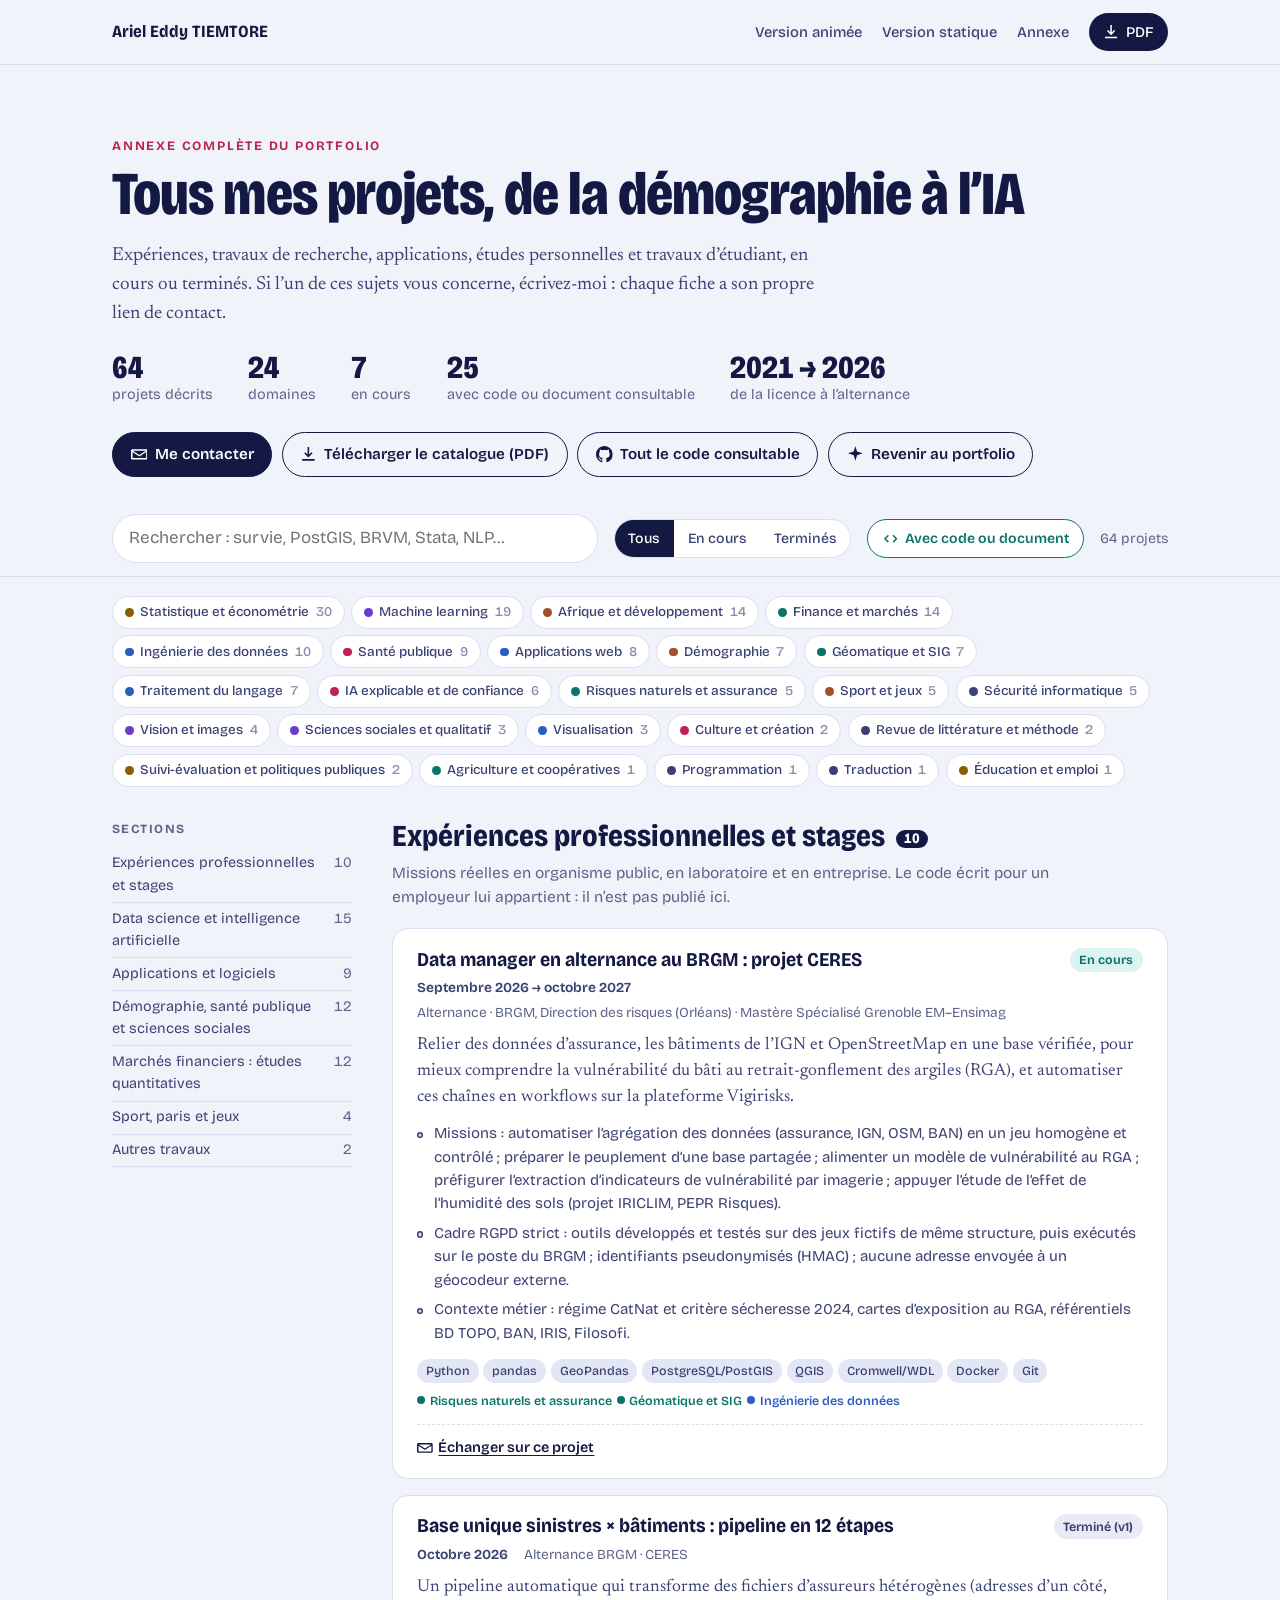
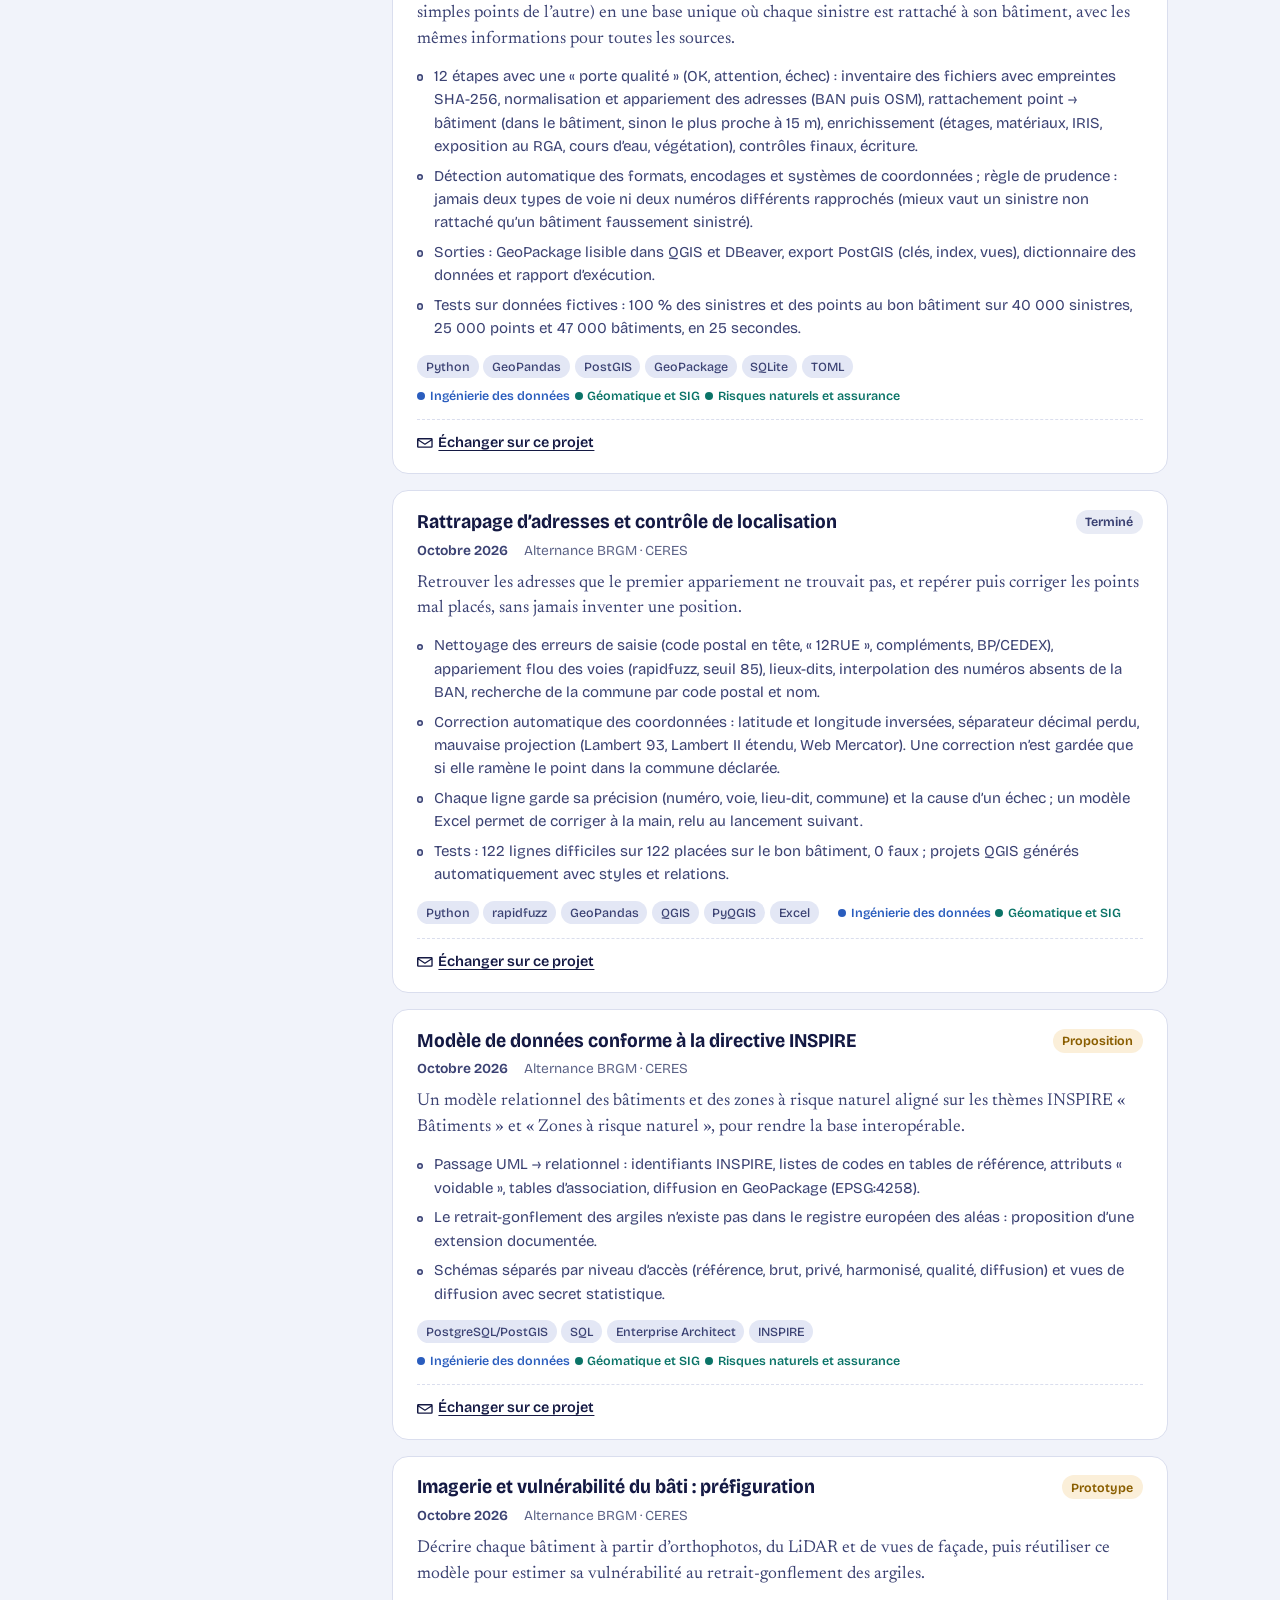
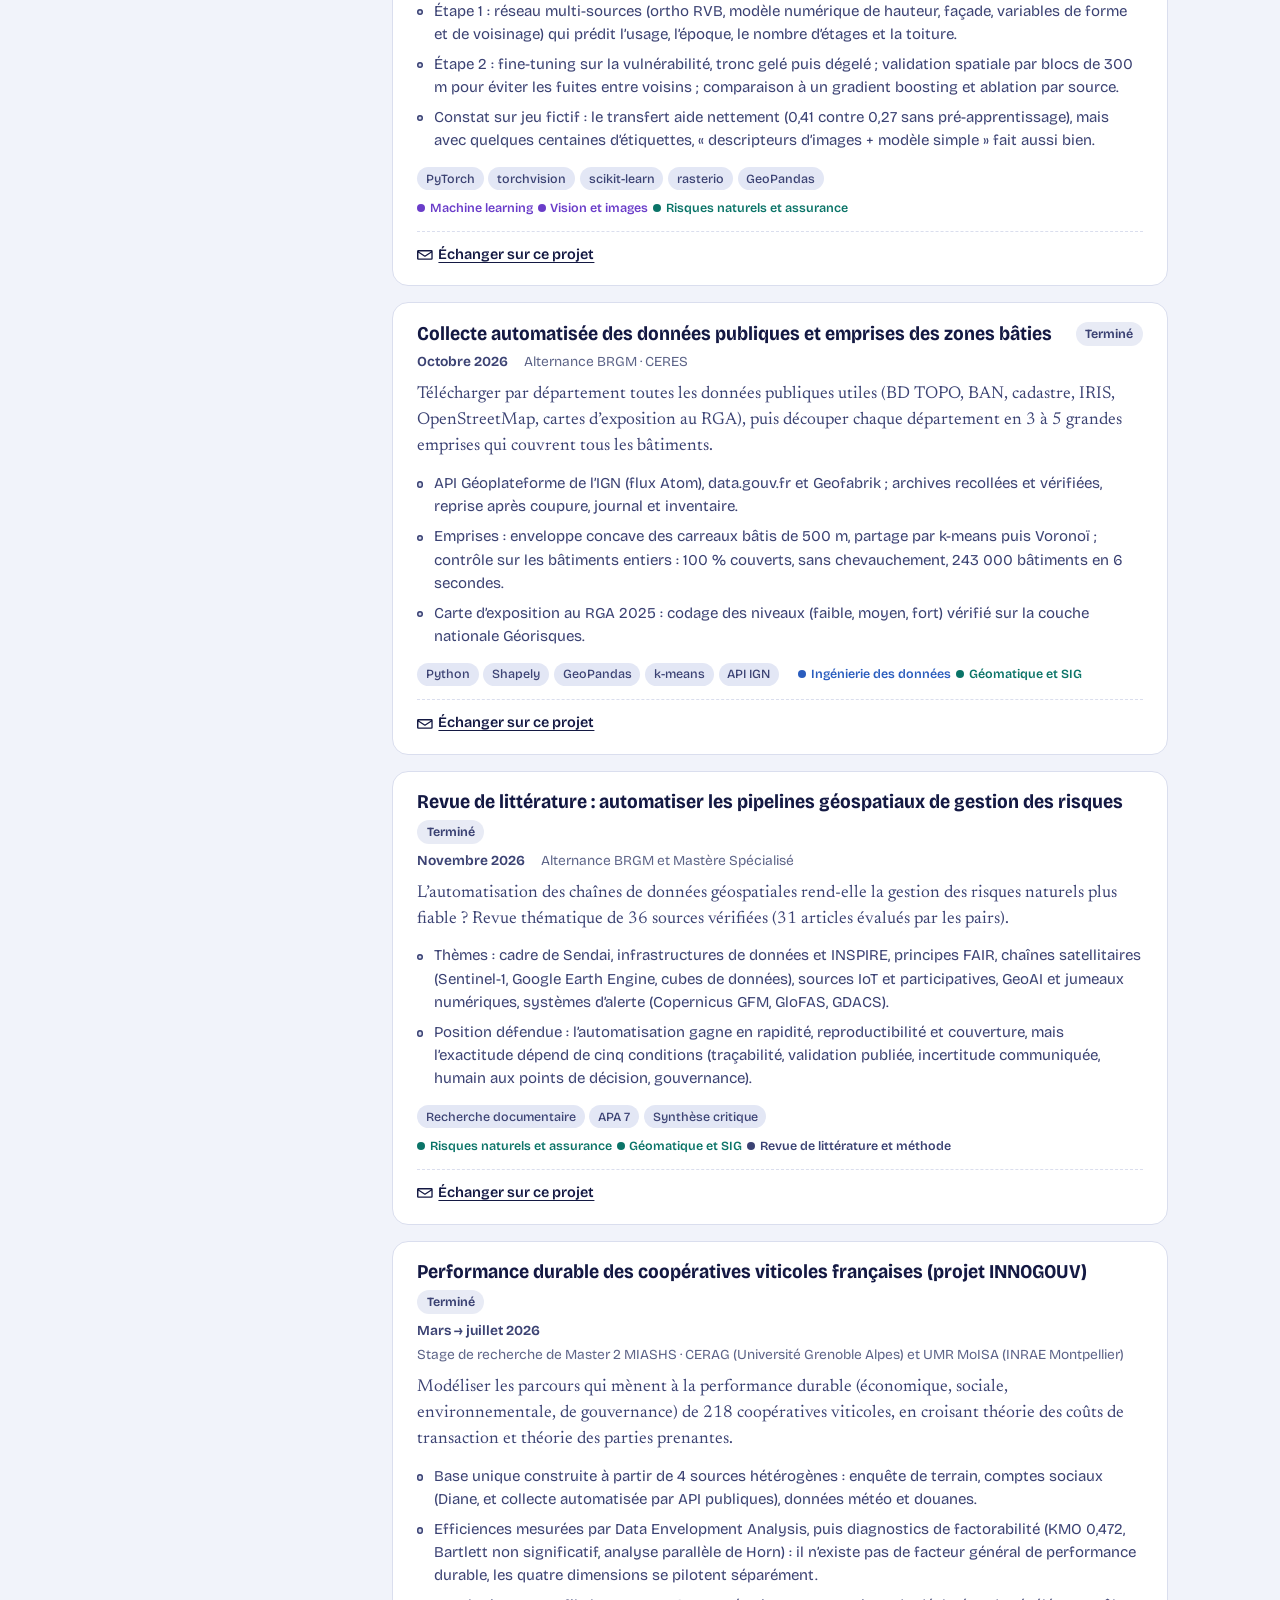
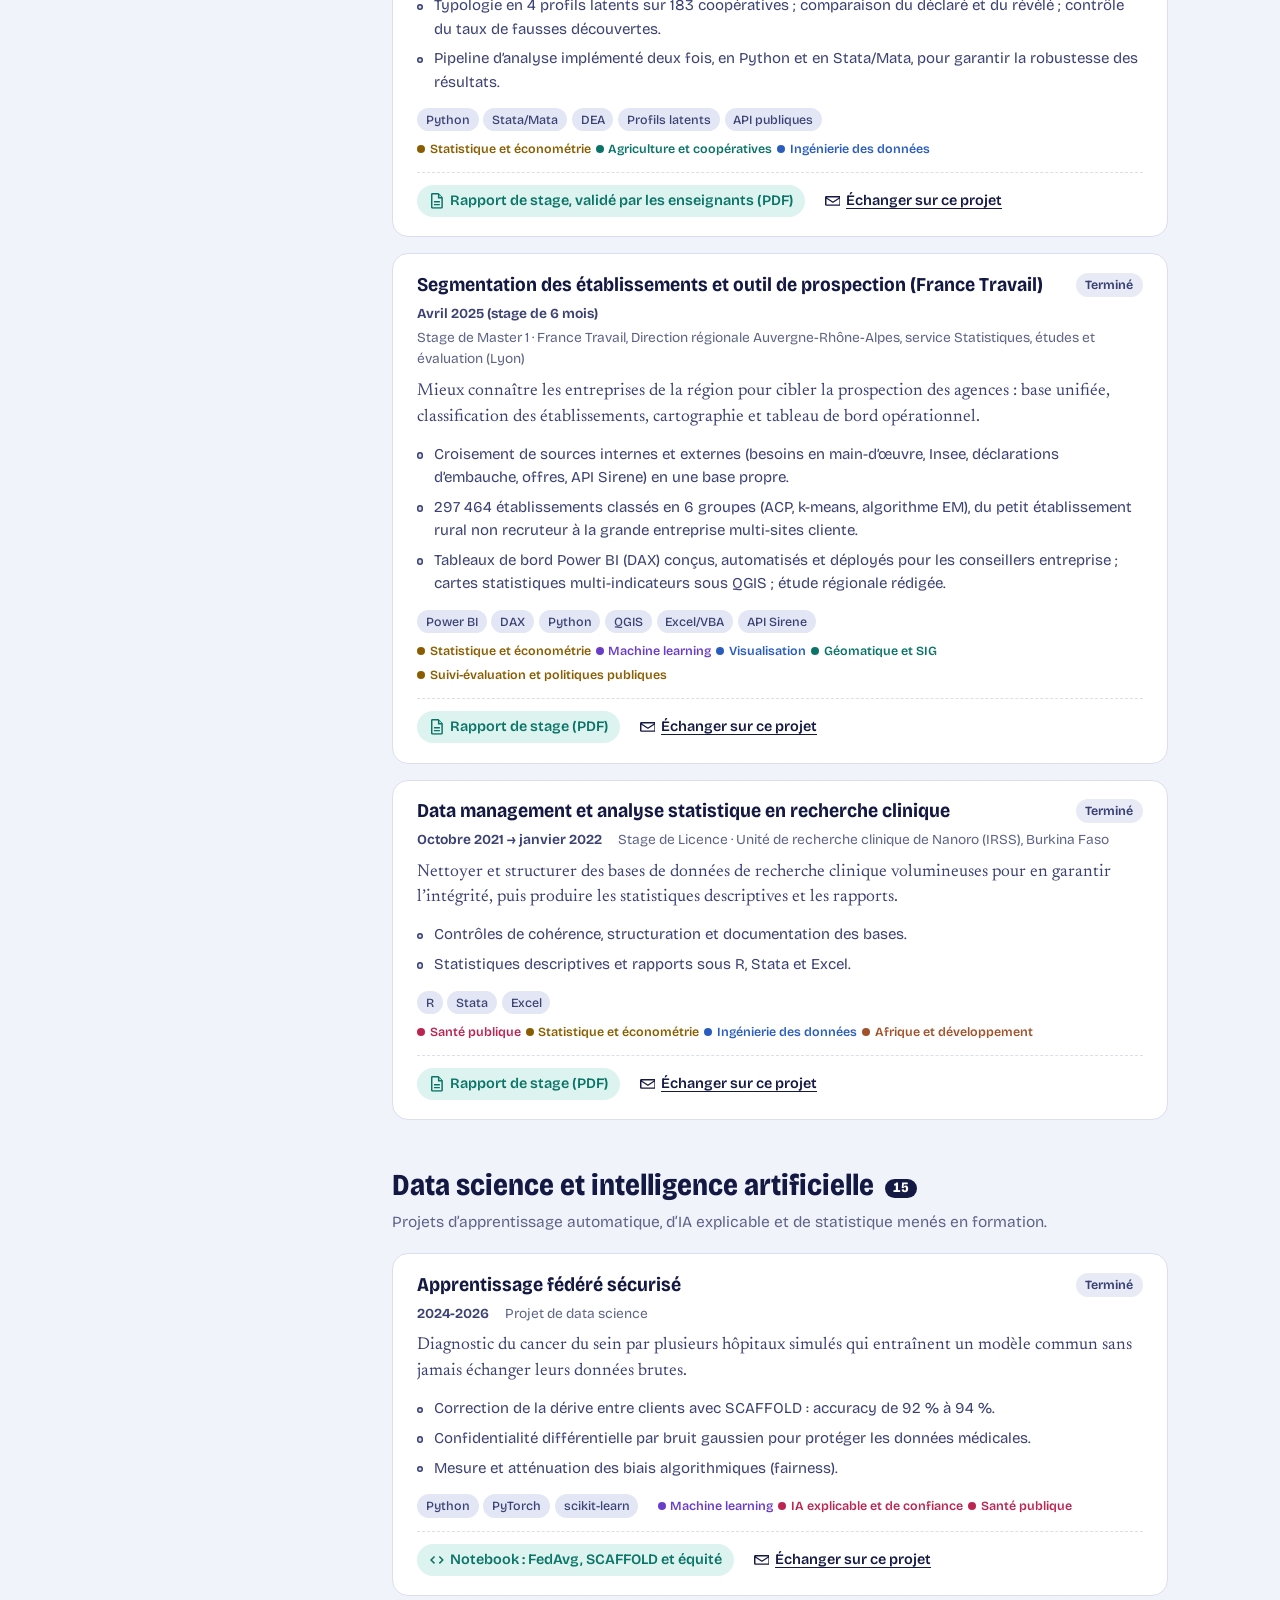
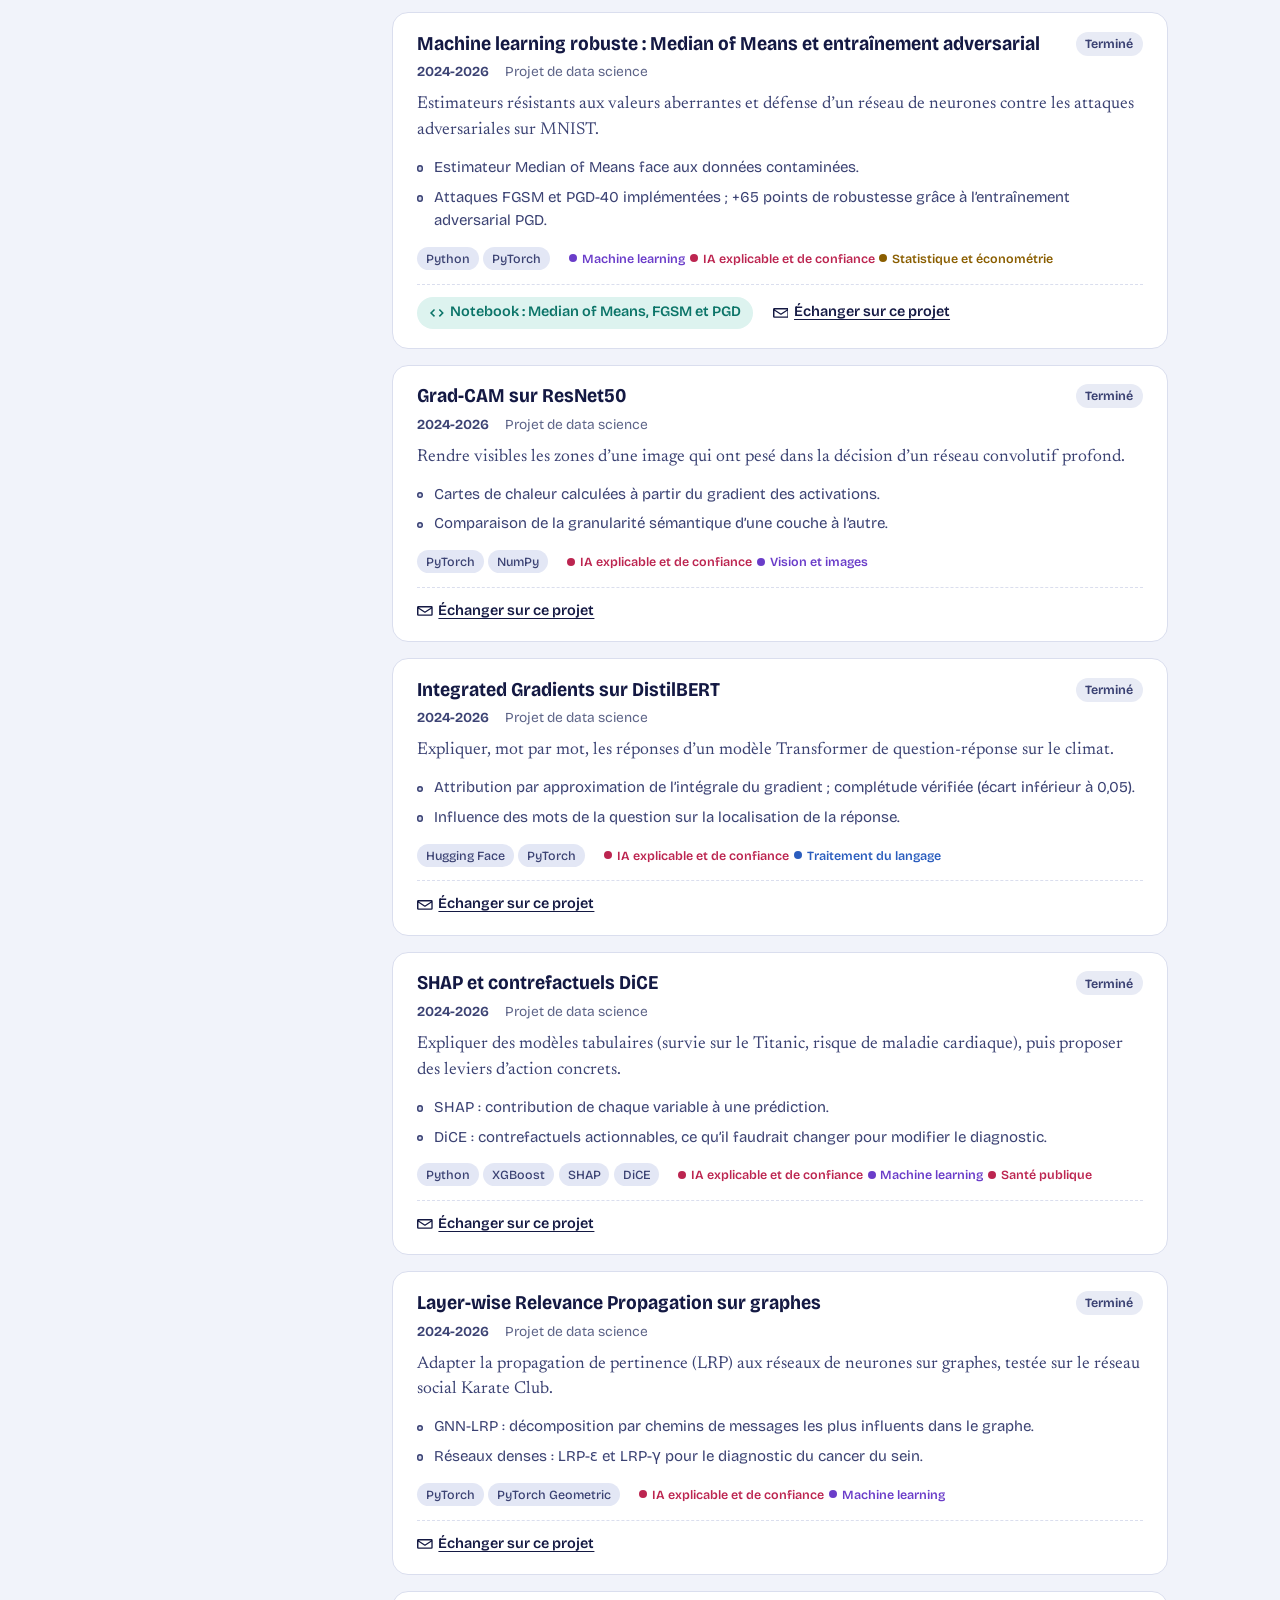
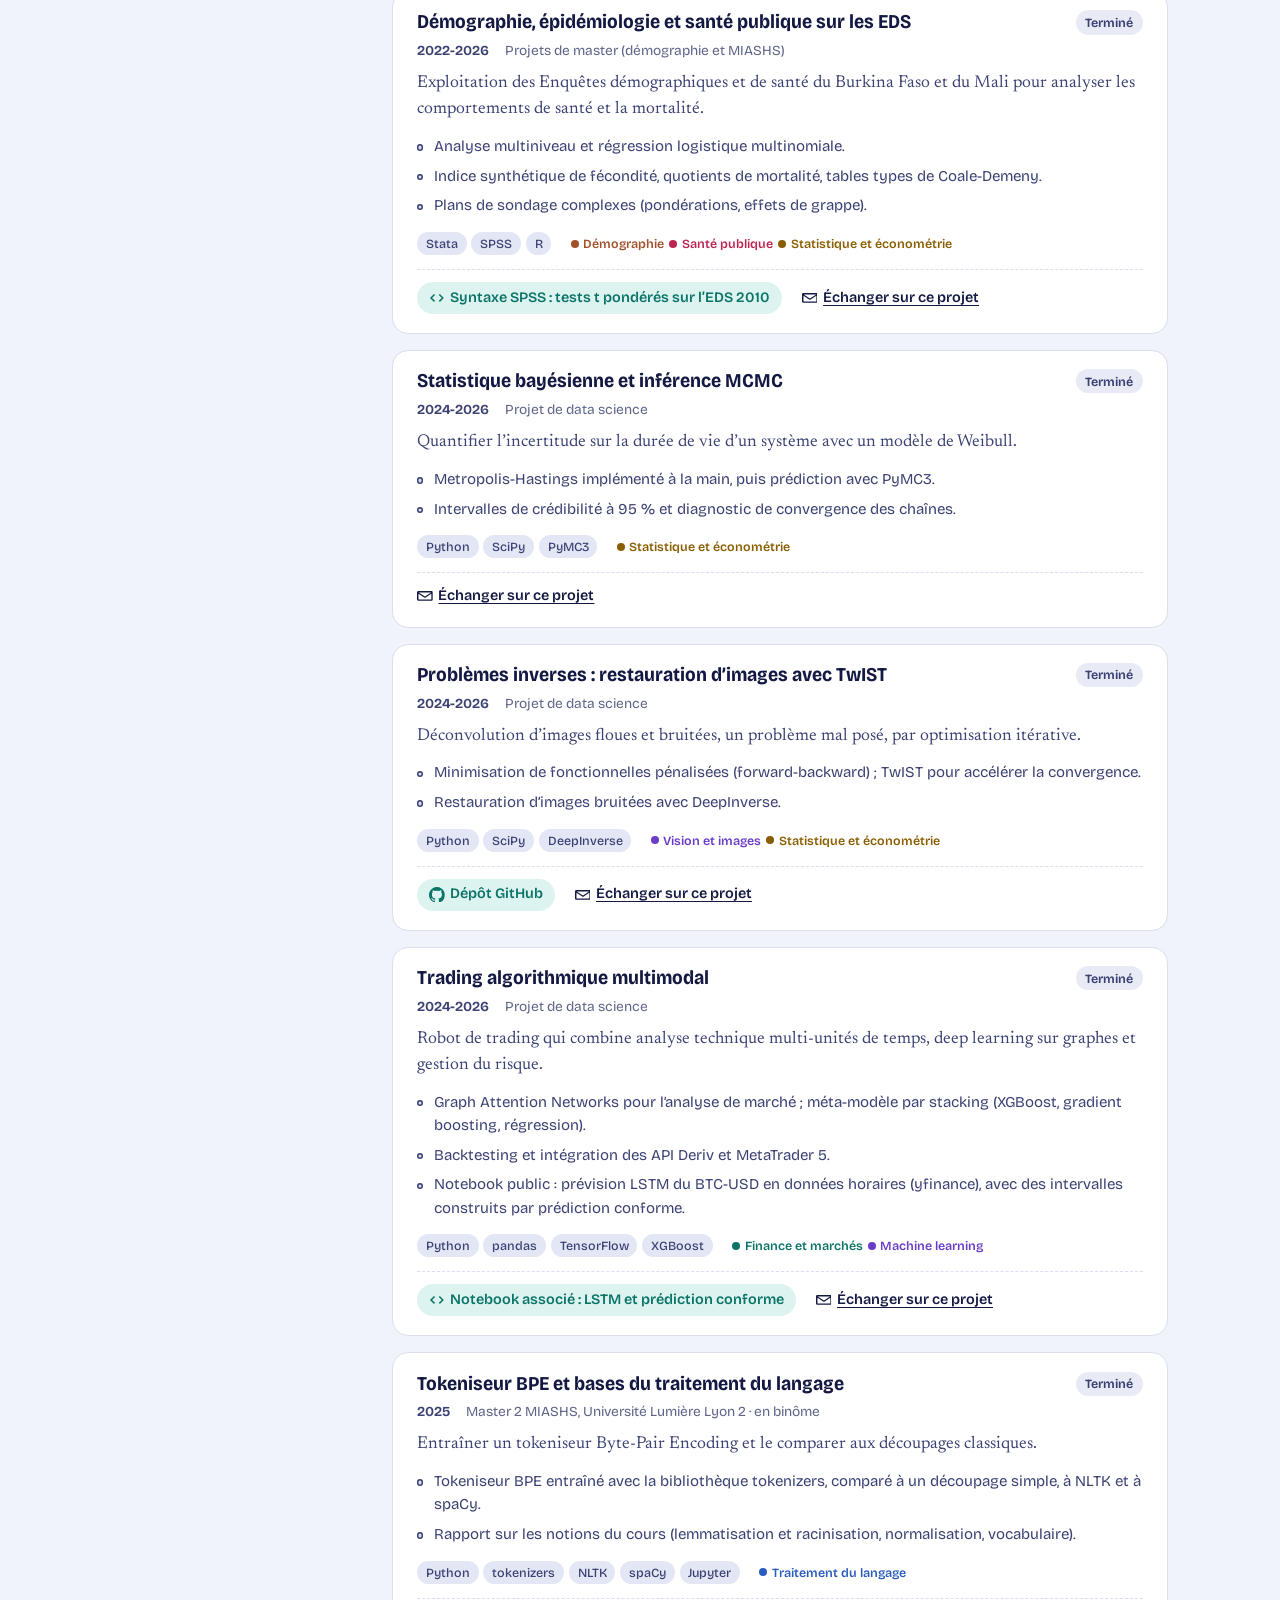
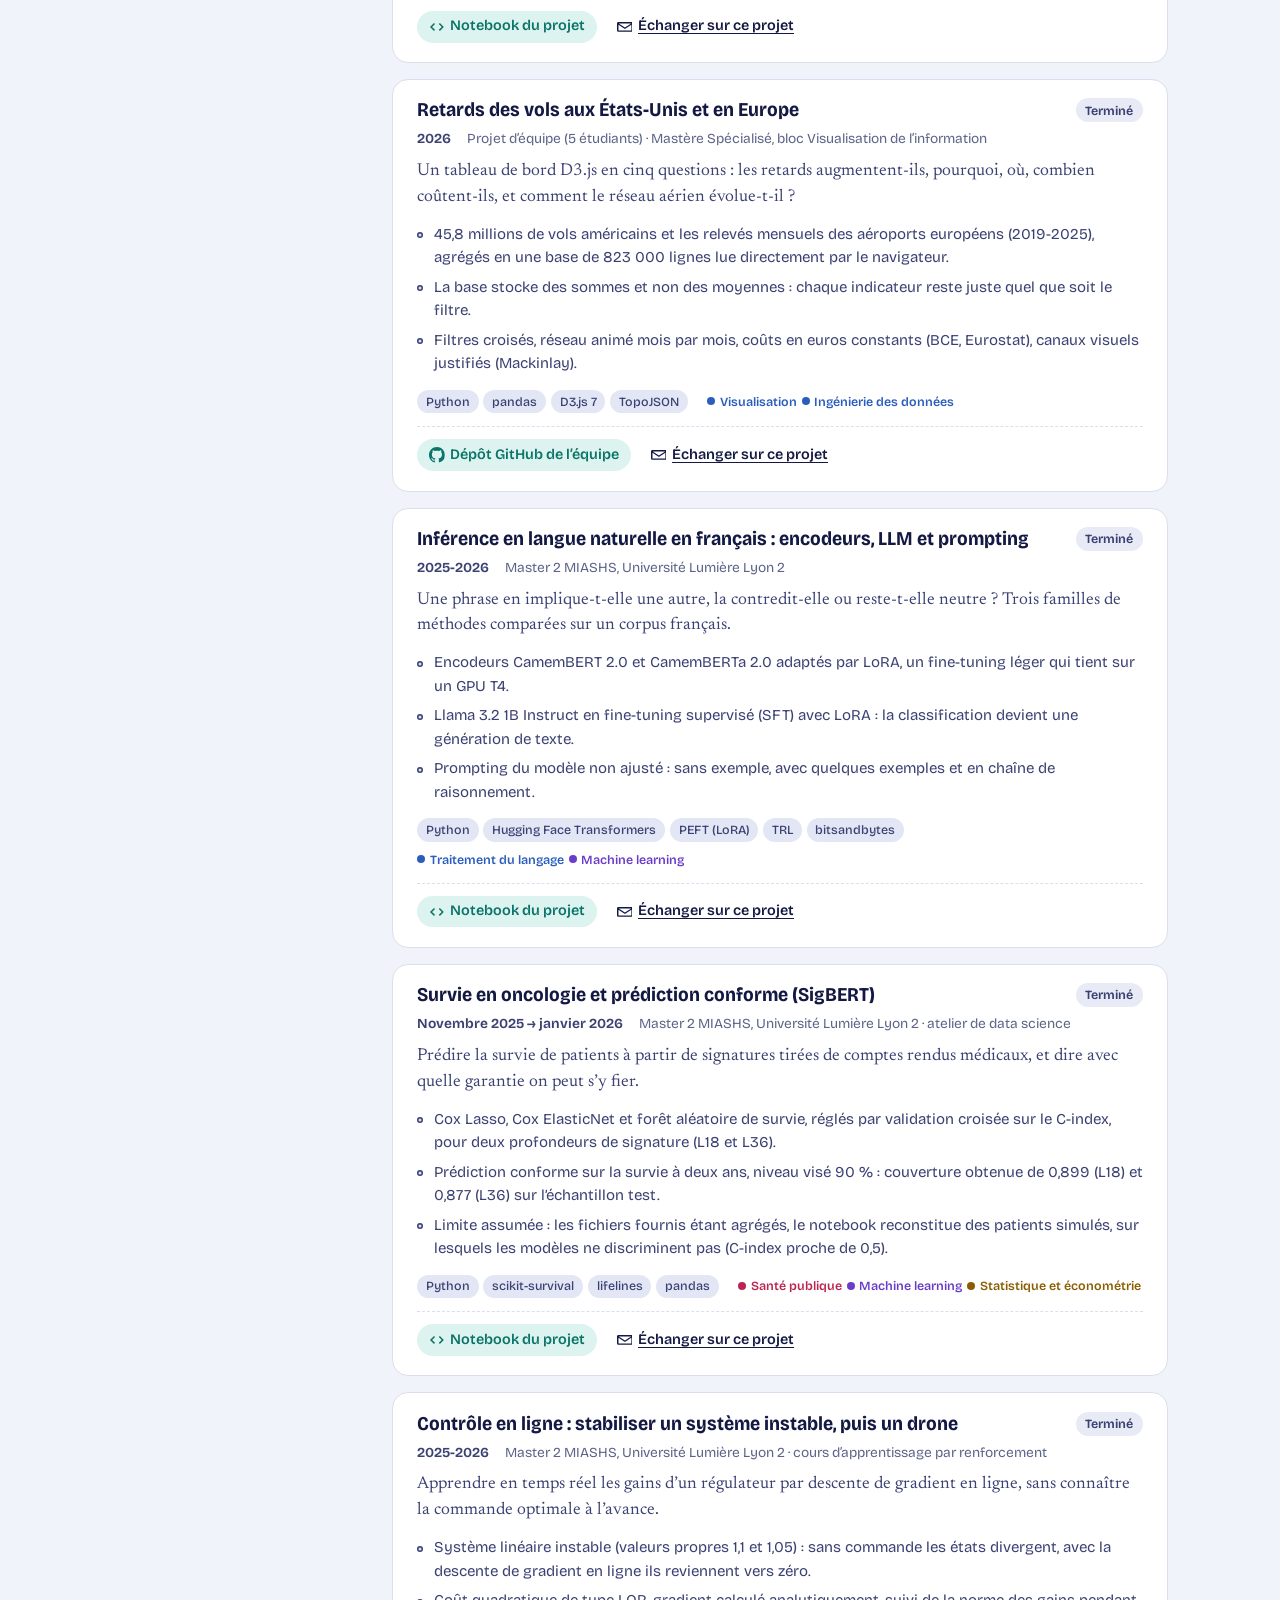
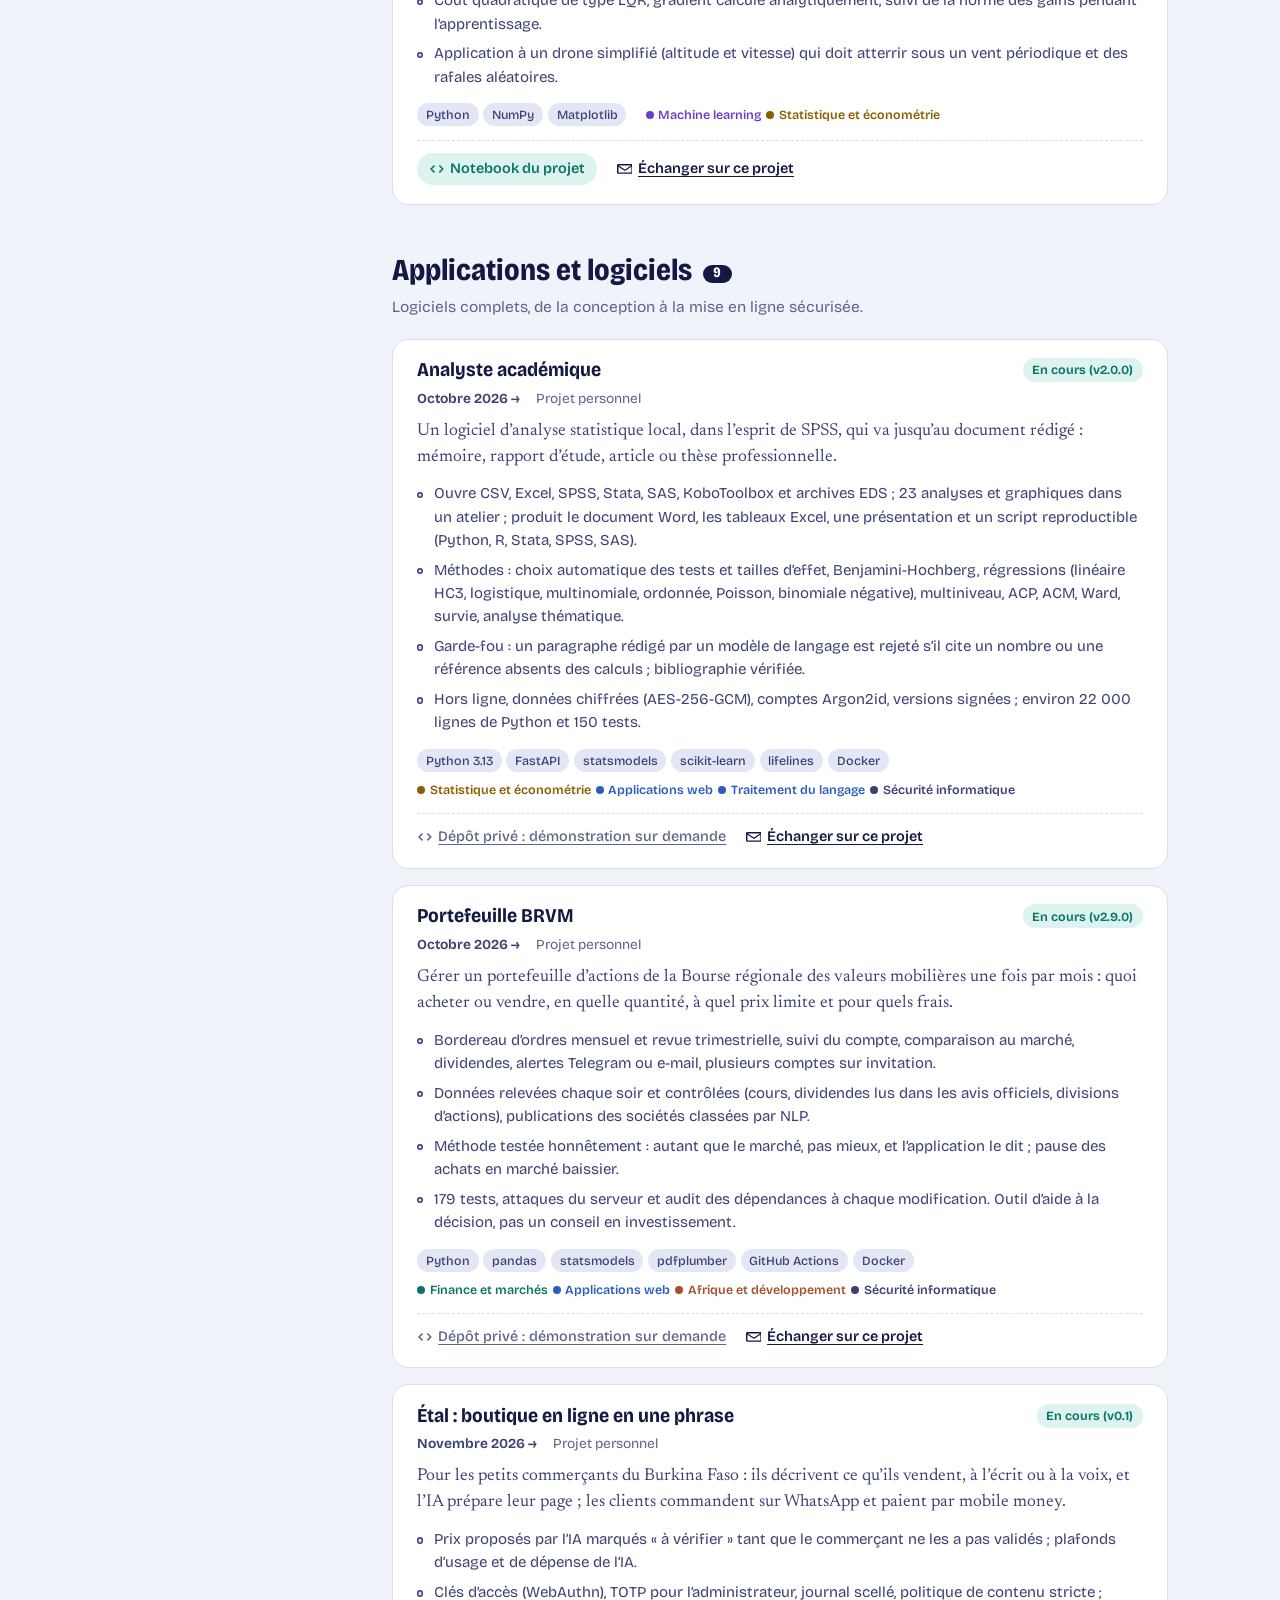
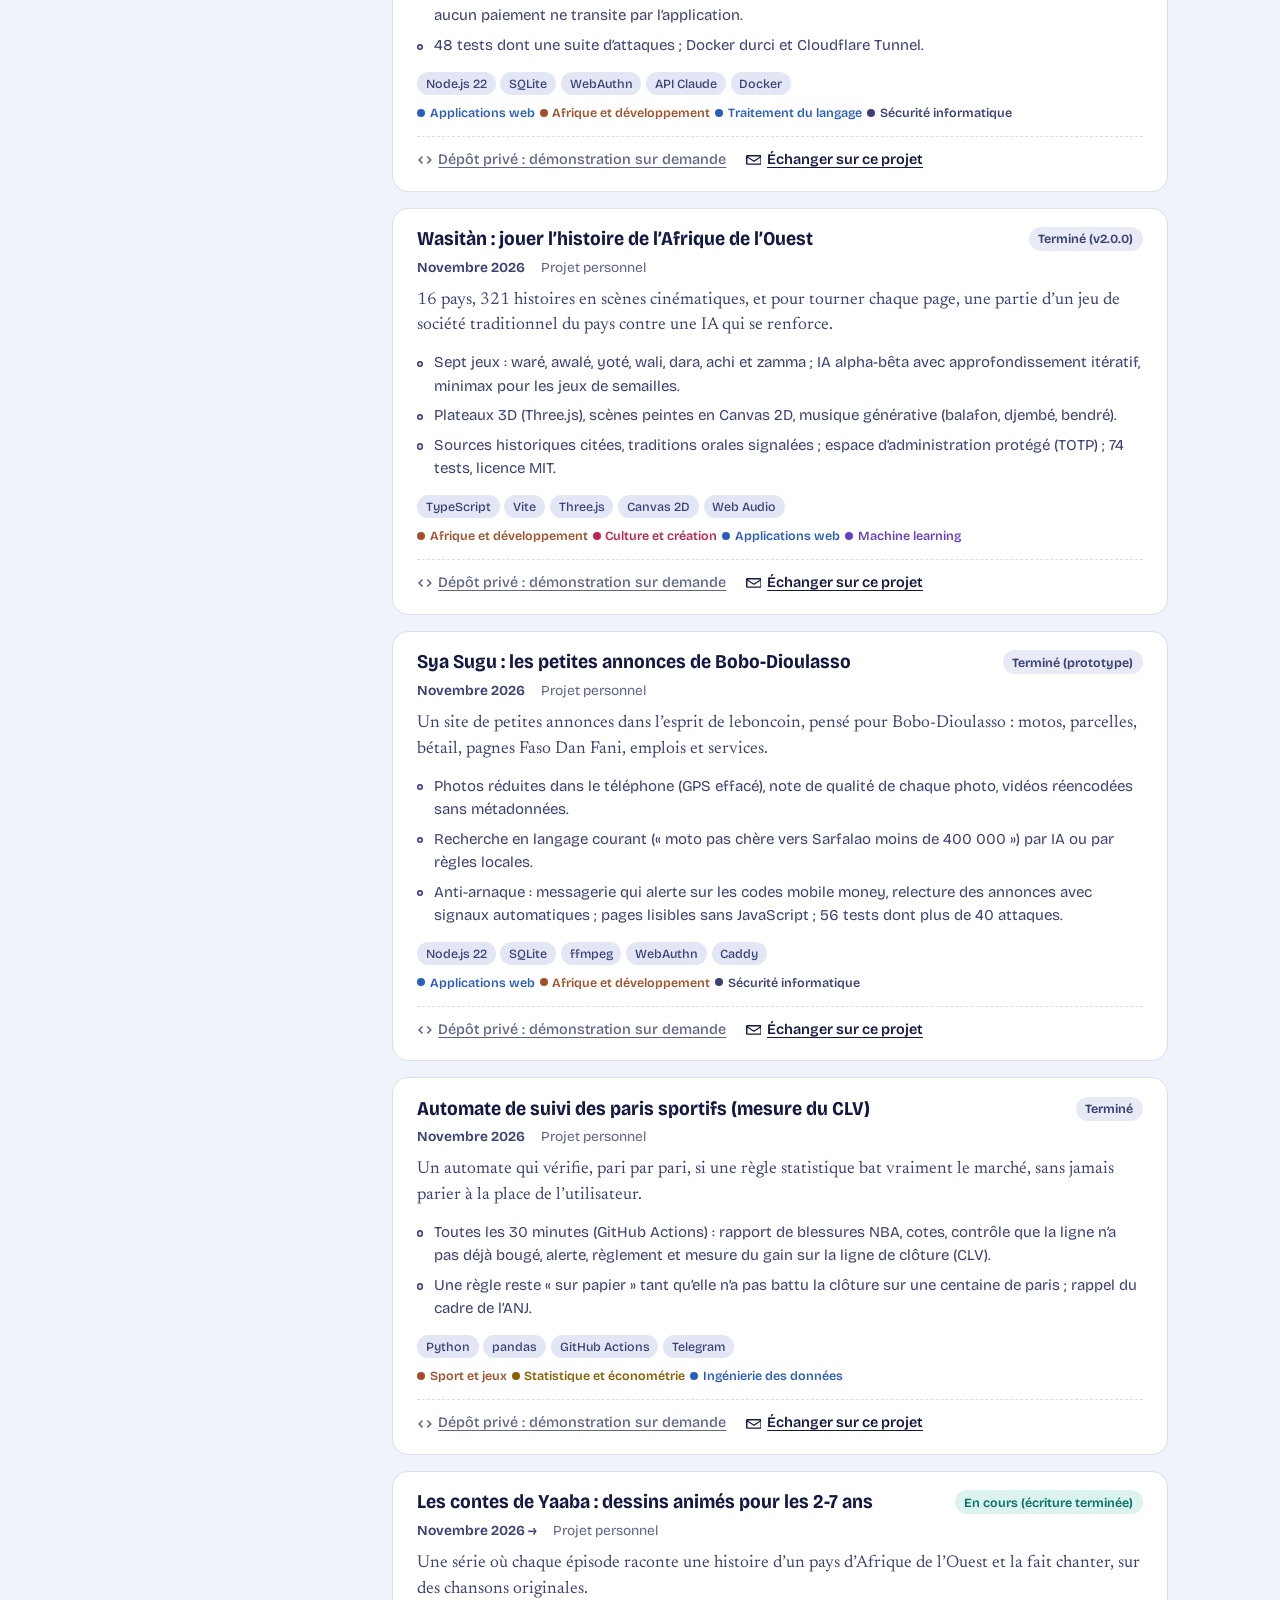
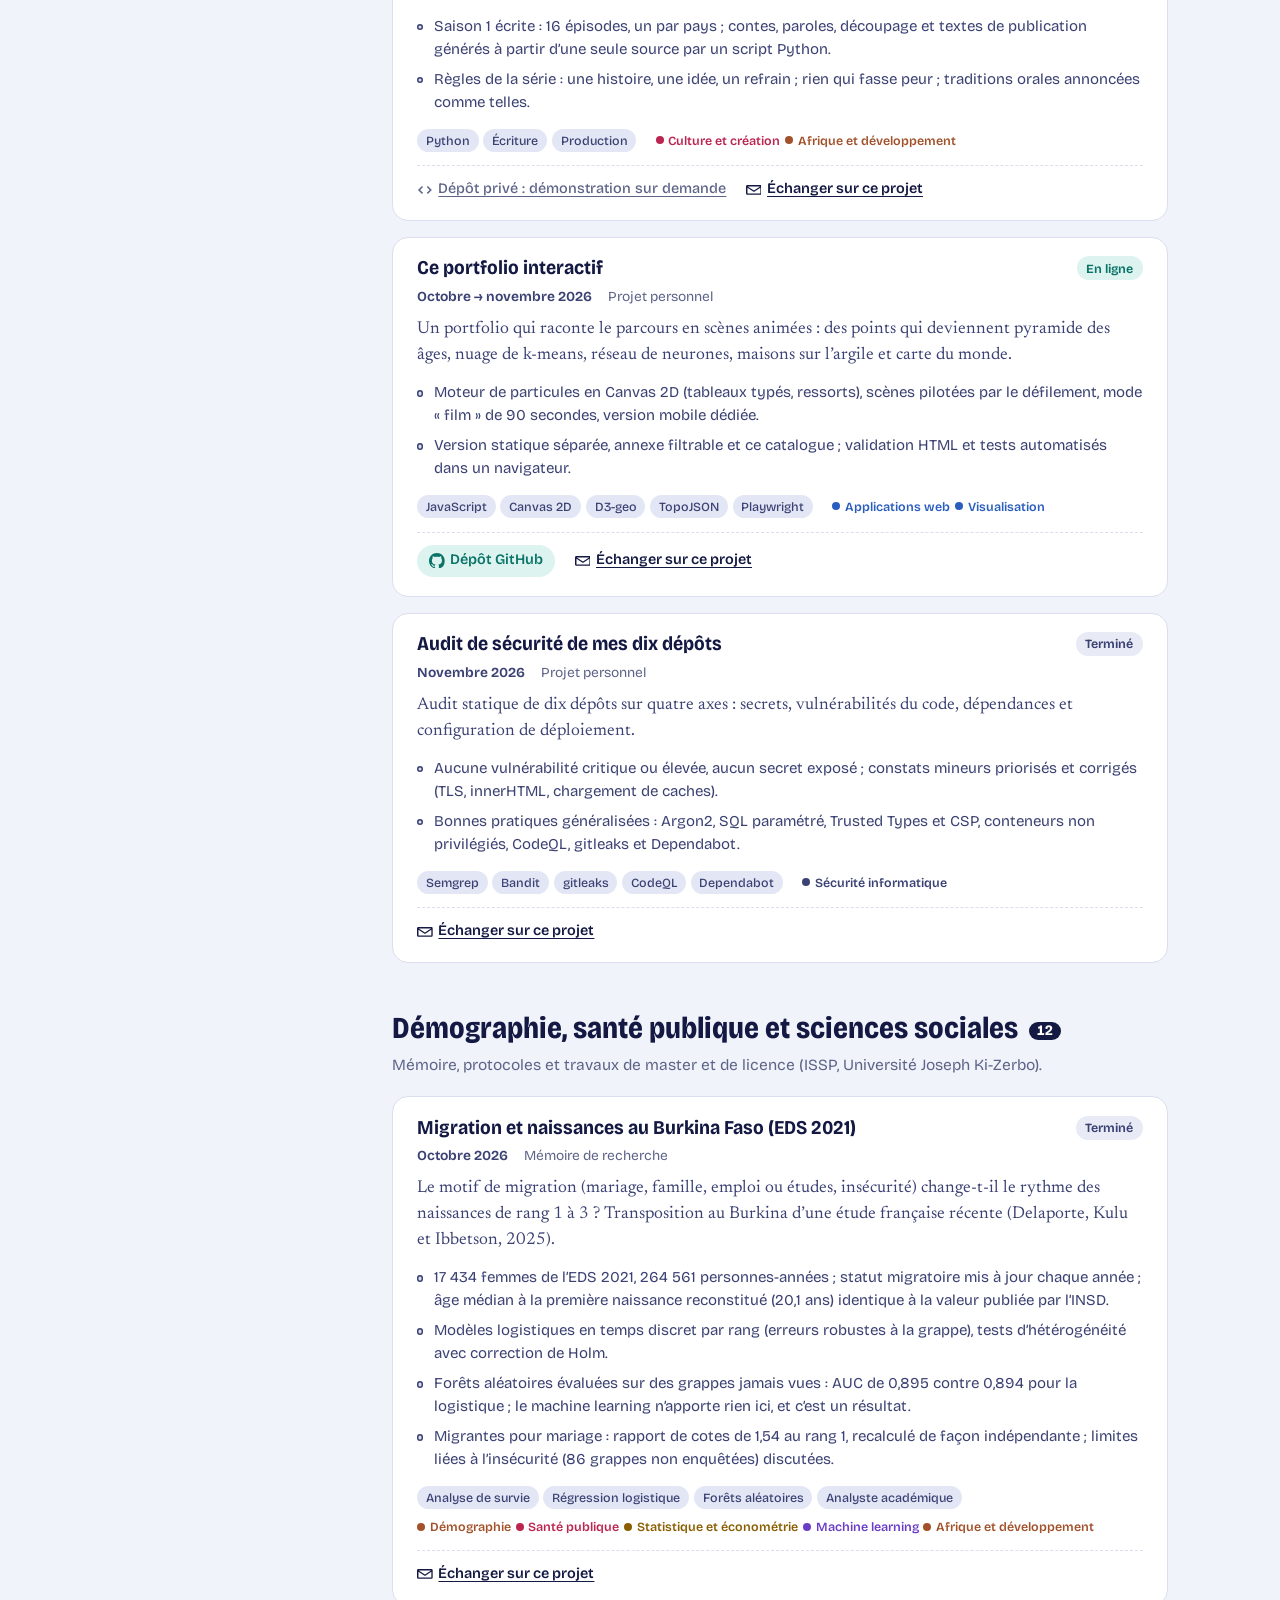
<file: catalogue.html>
<!DOCTYPE html>
<html lang="fr">
<head>
  <meta charset="UTF-8" />
  <meta name="viewport" content="width=device-width, initial-scale=1" />
  <title>Ariel Eddy TIEMTORE | Catalogue complet des projets</title>
  <meta name="description" content="Annexe du portfolio d’Ariel Eddy TIEMTORE : 64 projets, en cours ou terminés, en data science, statistique, démographie, risques naturels, finance quantitative et développement d’applications." />
  <meta name="author" content="Ariel Eddy TIEMTORE" />
  <meta name="theme-color" content="#F1F3FA" />
  <link rel="canonical" href="https://wendyam-ariel-tiemtore.github.io/Ariel-Eddy-Tiemtor-.github.io/catalogue.html" />
  <meta property="og:type" content="website" />
  <meta property="og:locale" content="fr_FR" />
  <meta property="og:title" content="Catalogue des projets | Ariel Eddy TIEMTORE" />
  <meta property="og:description" content="64 projets décrits, de la démographie à l’IA, avec un contact pour chacun." />
  <meta property="og:url" content="https://wendyam-ariel-tiemtore.github.io/Ariel-Eddy-Tiemtor-.github.io/catalogue.html" />
  <meta property="og:image" content="https://wendyam-ariel-tiemtore.github.io/Ariel-Eddy-Tiemtor-.github.io/img/web/og-image.jpg" />
  <link rel="icon" href="data:image/svg+xml,%3Csvg xmlns='http://www.w3.org/2000/svg' viewBox='0 0 64 64'%3E%3Crect width='64' height='64' rx='14' fill='%230E1236'/%3E%3Ccircle cx='20' cy='40' r='5' fill='%23F2B544'/%3E%3Ccircle cx='32' cy='26' r='5' fill='%23FF7096'/%3E%3Ccircle cx='45' cy='34' r='5' fill='%233CC8B4'/%3E%3Ccircle cx='38' cy='48' r='3' fill='%23F4EEE2'/%3E%3C/svg%3E" />
  <link rel="preconnect" href="https://fonts.googleapis.com" />
  <link rel="preconnect" href="https://fonts.gstatic.com" crossorigin />
  <link rel="stylesheet" href="https://fonts.googleapis.com/css2?family=Bricolage+Grotesque:opsz,wdth,wght@12..96,75..100,400..800&family=Newsreader:ital,opsz,wght@0,6..72,400..600;1,6..72,400..500&display=swap" />
  <style>
    :root {
      --paper: #F1F3FA; --surface: #FFFFFF; --ink: #141943; --ink-2: #3B4273; --muted: #5D6488; --rule: #DADEEE; --tint: #F4F6FC;
      --gold-d: #8A5E00; --teal-d: #0B7468; --rose-d: #BC2550; --sky-d: #2A5DBE; --grape-d: #6A3DC9; --clay-d: #A2512A;
      --night: #0E1236;
      --display: "Bricolage Grotesque", "Arial Narrow", system-ui, sans-serif;
      --serif: "Newsreader", Georgia, "Times New Roman", serif;
      --wrap: 66rem; --gutter: clamp(1rem, 4vw, 2.75rem); --nav-h: 4rem;
    }
    *, *::before, *::after { box-sizing: border-box; }
    html { -webkit-text-size-adjust: 100%; scroll-behavior: smooth; scroll-padding-top: calc(var(--nav-h) + 1rem); }
    body { margin: 0; background: var(--paper); color: var(--ink); font-family: var(--display); font-optical-sizing: auto; font-size: 1.0625rem; line-height: 1.55; -webkit-font-smoothing: antialiased; }
    a { color: var(--sky-d); text-underline-offset: .18em; text-decoration-thickness: 1px; }
    h1, h2, h3 { margin: 0; }
    p, ul { margin: 0; }
    ul { padding: 0; list-style: none; }
    button, input { font: inherit; color: inherit; }
    :focus-visible { outline: 2px solid var(--ink); outline-offset: 3px; border-radius: 4px; }
    .wrap { width: min(100% - 2 * var(--gutter), var(--wrap)); margin-inline: auto; }
    .icon { width: 1.1em; height: 1.1em; flex: none; fill: currentColor; }
    .skip-link { position: absolute; left: 1rem; top: -3rem; z-index: 100; padding: .6rem 1rem; background: var(--ink); color: #fff; border-radius: 6px; }
    .skip-link:focus { top: 1rem; }
    .visually-hidden { position: absolute; width: 1px; height: 1px; overflow: hidden; clip: rect(0 0 0 0); white-space: nowrap; }

    .site-nav { position: sticky; top: 0; z-index: 60; background: rgba(241, 243, 250, .92); -webkit-backdrop-filter: blur(10px); backdrop-filter: blur(10px); box-shadow: 0 1px 0 var(--rule); }
    .nav-inner { display: flex; align-items: center; justify-content: space-between; gap: 1rem; height: var(--nav-h); }
    .brand { font-weight: 700; font-variation-settings: "wdth" 88; text-decoration: none; color: var(--ink); }
    .nav-links { display: flex; align-items: center; gap: .5rem 1.25rem; flex-wrap: wrap; justify-content: flex-end; }
    .nav-links a { font-size: .92rem; font-weight: 500; text-decoration: none; color: var(--ink-2); }
    .nav-links a:hover { color: var(--ink); text-decoration: underline; }
    .nav-links .btn { display: inline-flex; align-items: center; gap: .4rem; padding: .45rem .9rem; border-radius: 999px; background: var(--ink); color: #fff; }
    .nav-links .btn:hover { color: #fff; }
    @media (max-width: 40rem) { .nav-links .hide-sm { display: none; } }

    .ct-hero { padding: clamp(2.5rem, 7vw, 4.5rem) 0 1.5rem; }
    .ct-kicker { font-size: .8rem; font-weight: 700; letter-spacing: .14em; text-transform: uppercase; color: var(--rose-d); }
    .ct-hero h1 { margin-top: .5rem; font-size: clamp(2.3rem, 1.6rem + 3vw, 3.8rem); line-height: 1; font-weight: 800; font-variation-settings: "wdth" 80; letter-spacing: -.015em; text-wrap: balance; }
    .ct-lede { margin-top: 1rem; max-width: 44rem; font-family: var(--serif); font-size: 1.18rem; color: var(--ink-2); }
    .ct-stats { display: flex; flex-wrap: wrap; gap: .8rem 2.2rem; margin-top: 1.5rem; color: var(--muted); font-size: .9rem; }
    .ct-stats b { display: block; font-size: 2rem; line-height: 1; font-weight: 800; font-variation-settings: "wdth" 80; color: var(--ink); font-variant-numeric: tabular-nums; }
    .ct-cta { display: flex; flex-wrap: wrap; gap: .6rem; margin-top: 1.6rem; }
    .ct-cta a { display: inline-flex; align-items: center; gap: .45rem; padding: .6rem 1.1rem; border-radius: 999px; border: 1.5px solid var(--ink); color: var(--ink); text-decoration: none; font-weight: 600; font-size: .95rem; }
    .ct-cta a.primary { background: var(--ink); color: #fff; }

    .ct-tools-bar { position: sticky; top: var(--nav-h); z-index: 50; background: rgba(241, 243, 250, .96); -webkit-backdrop-filter: blur(8px); backdrop-filter: blur(8px); padding: .8rem 0; border-bottom: 1px solid var(--rule); }
    @media (max-width: 40rem) { .ct-tools-bar { position: static; } }
    .ct-search { display: flex; flex-wrap: wrap; align-items: center; gap: .6rem 1rem; }
    .ct-search input { flex: 1 1 18rem; min-width: 0; padding: .65rem 1rem; border: 1.5px solid var(--rule); border-radius: 999px; background: var(--surface); }
    .ct-search input:focus { border-color: var(--ink); outline: none; }
    .ct-kinds { display: inline-flex; border: 1.5px solid var(--rule); border-radius: 999px; overflow: hidden; background: var(--surface); }
    .ct-kinds button { padding: .5rem .85rem; border: 0; background: none; cursor: pointer; font-size: .88rem; font-weight: 500; color: var(--ink-2); }
    .ct-kinds button[aria-pressed="true"] { background: var(--ink); color: #fff; }
    .ct-codebtn { display: inline-flex; align-items: center; gap: .4rem; padding: .5rem .9rem; cursor: pointer; border: 1.5px solid var(--teal-d); border-radius: 999px; background: var(--surface); color: var(--teal-d); font-size: .88rem; font-weight: 600; }
    .ct-codebtn[aria-pressed="true"] { background: var(--teal-d); color: #fff; }
    .ct-result { font-size: .88rem; color: var(--muted); }
    .ct-chips { display: flex; flex-wrap: wrap; gap: .4rem; margin-top: 1.2rem; }
    .ct-chip { display: inline-flex; align-items: center; gap: .4rem; padding: .32rem .75rem; cursor: pointer; border: 1.5px solid var(--rule); border-radius: 999px; background: var(--surface); color: var(--ink-2); font-size: .84rem; font-weight: 500; }
    .ct-chip:hover { border-color: var(--ink-2); }
    .ct-chip .dot { width: .55rem; height: .55rem; border-radius: 50%; background: var(--c); }
    .ct-chip .n { opacity: .6; font-variant-numeric: tabular-nums; }
    .ct-chip[aria-pressed="true"] { background: var(--ink); border-color: var(--ink); color: #fff; }
    .dm-gold { --c: var(--gold-d); } .dm-teal { --c: var(--teal-d); } .dm-clay { --c: var(--clay-d); } .dm-rose { --c: var(--rose-d); }
    .dm-sky { --c: var(--sky-d); } .dm-grape { --c: var(--grape-d); } .dm-ink { --c: var(--ink-2); }

    .ct-layout { display: grid; grid-template-columns: 15rem minmax(0, 1fr); gap: 2.5rem; padding: 2rem 0 4rem; }
    @media (max-width: 60rem) { .ct-layout { grid-template-columns: 1fr; } .ct-toc { display: none; } }
    .ct-toc { position: sticky; top: calc(var(--nav-h) + 6.5rem); align-self: start; font-size: .9rem; }
    .ct-toc p { font-size: .78rem; font-weight: 700; letter-spacing: .12em; text-transform: uppercase; color: var(--muted); margin-bottom: .6rem; }
    .ct-toc li { display: flex; justify-content: space-between; gap: .6rem; padding: .3rem 0; border-bottom: 1px solid var(--rule); }
    .ct-toc a { color: var(--ink-2); text-decoration: none; }
    .ct-toc a:hover { color: var(--ink); text-decoration: underline; }
    .ct-toc span { color: var(--muted); font-variant-numeric: tabular-nums; }

    .ct-sec + .ct-sec { margin-top: 3rem; }
    .ct-sec[hidden] { display: none; }
    .ct-sec-head h2 { font-size: clamp(1.45rem, 1.2rem + 1vw, 1.9rem); line-height: 1.15; font-weight: 750; font-variation-settings: "wdth" 85; }
    .ct-count { display: inline-block; min-width: 1.8rem; padding: .05rem .5rem; margin-left: .3rem; border-radius: 999px; background: var(--ink); color: #fff; font-size: .9rem; text-align: center; vertical-align: .2em; font-variant-numeric: tabular-nums; }
    .ct-sec-desc { margin-top: .45rem; max-width: 44rem; color: var(--muted); font-size: .97rem; }
    .ct-list { display: grid; gap: 1rem; margin-top: 1.2rem; }
    .ct-item { padding: 1.15rem clamp(1rem, 2.5vw, 1.5rem) 1.2rem; border: 1px solid var(--rule); border-radius: 16px; background: var(--surface); break-inside: avoid; }
    .ct-item[hidden] { display: none; }
    .ct-head { display: flex; align-items: flex-start; justify-content: space-between; gap: .4rem 1rem; flex-wrap: wrap; }
    .ct-head h3 { font-size: 1.22rem; line-height: 1.2; font-weight: 700; font-variation-settings: "wdth" 90; }
    .ct-status { flex: none; padding: .15rem .6rem; border-radius: 999px; font-size: .78rem; font-weight: 650; white-space: nowrap; }
    .ct-live { background: #DDF3EF; color: var(--teal-d); }
    .ct-done { background: #E8EBF5; color: var(--ink-2); }
    .ct-other { background: #FBEFD9; color: var(--gold-d); }
    .ct-meta { display: flex; flex-wrap: wrap; gap: .2rem 1rem; margin-top: .35rem; font-size: .86rem; color: var(--muted); }
    .ct-period { font-weight: 650; color: var(--ink-2); }
    .ct-summary { margin-top: .6rem; font-family: var(--serif); font-size: 1.08rem; line-height: 1.5; color: var(--ink-2); }
    .ct-points { display: grid; gap: .4rem; margin-top: .75rem; font-size: .94rem; color: var(--ink-2); }
    .ct-points li { position: relative; padding-left: 1.05rem; }
    .ct-points li::before { content: ""; position: absolute; left: 0; top: .62em; width: .4rem; height: .4rem; border-radius: 50%; background: var(--rule); box-shadow: inset 0 0 0 1.5px var(--ink-2); }
    .ct-foot { display: flex; flex-wrap: wrap; gap: .5rem 1.2rem; margin-top: .9rem; }
    .ct-tools, .ct-domains { display: flex; flex-wrap: wrap; gap: .3rem; }
    .ct-tools li { padding: .12rem .55rem; border-radius: 999px; background: #E3E7F5; color: var(--ink-2); font-size: .78rem; font-weight: 500; }
    .ct-domains li { display: inline-flex; align-items: center; gap: .3rem; font-size: .78rem; font-weight: 600; color: var(--c); }
    .ct-domains li::before { content: ""; width: .5rem; height: .5rem; border-radius: 50%; background: currentColor; }
    .ct-links { display: flex; flex-wrap: wrap; align-items: center; gap: .5rem 1.2rem; margin-top: .85rem; padding-top: .75rem; border-top: 1px dashed var(--rule); }
    .ct-link { display: inline-flex; align-items: center; gap: .35rem; font-size: .9rem; font-weight: 600; color: var(--ink); }
    .ct-code { padding: .3rem .75rem; border-radius: 999px; background: #DDF3EF; color: var(--teal-d); text-decoration: none; }
    .ct-code:hover { background: var(--teal-d); color: #fff; }
    .ct-private { color: var(--muted); font-weight: 500; }
    .ct-empty { padding: 2rem; border: 1.5px dashed var(--rule); border-radius: 16px; text-align: center; color: var(--muted); }
    .ct-empty[hidden] { display: none; }

    .ct-foot-page { padding: 2.5rem 0 3rem; background: var(--night); color: #DCE0F2; font-size: .93rem; }
    .ct-foot-page a { color: #F4EEE2; }
    .ct-foot-page p + p { margin-top: .6rem; }

    @media print {
      @page { size: A4; margin: 14mm 13mm 16mm; }
      html { font-size: 11.5px; }
      body { background: #fff; font-size: 1rem; }
      .site-nav, .ct-tools-bar, .ct-toc, .ct-cta, .ct-mail, .skip-link, .ct-empty, .ct-chips { display: none !important; }
      .ct-hero { padding: 0 0 6mm; }
      .ct-code { background: none; padding: 0; text-decoration: underline; }
      .ct-hero h1 { font-size: 26pt; }
      .ct-layout { display: block; padding: 0; }
      .ct-sec + .ct-sec { margin-top: 7mm; }
      .ct-sec-head { break-after: avoid; }
      .ct-list { display: block; margin-top: 3mm; }
      .ct-item { margin-bottom: 3mm; }
      .ct-item { border-color: #ccd; padding: 3.5mm 4mm; border-radius: 8px; }
      .ct-links { border: 0; padding-top: 0; margin-top: 2mm; }
      .ct-links:not(:has(a:not(.ct-mail))) { display: none; }
      .ct-foot-page { background: none; color: #333; padding: 6mm 0 0; border-top: 1px solid #ccd; }
      .ct-foot-page a { color: #333; }
      a[href^="http"]::after { content: ""; }
    }
  </style>
</head>
<body>
  <svg width="0" height="0" style="position:absolute" aria-hidden="true">
    <symbol id="i-github" viewbox="0 0 16 16"><path d="M8 0C3.58 0 0 3.58 0 8c0 3.54 2.29 6.53 5.47 7.59.4.07.55-.17.55-.38 0-.19-.01-.82-.01-1.49-2.01.37-2.53-.49-2.69-.94-.09-.23-.48-.94-.82-1.13-.28-.15-.68-.52-.01-.53.63-.01 1.08.58 1.23.82.72 1.21 1.87.87 2.33.66.07-.52.28-.87.51-1.07-1.78-.2-3.64-.89-3.64-3.95 0-.87.31-1.59.82-2.15-.08-.2-.36-1.02.08-2.12 0 0 .67-.21 2.2.82.64-.18 1.32-.27 2-.27.68 0 1.36.09 2 .27 1.53-1.04 2.2-.82 2.2-.82.44 1.1.16 1.92.08 2.12.51.56.82 1.27.82 2.15 0 3.07-1.87 3.75-3.65 3.95.29.25.54.73.54 1.48 0 1.07-.01 1.93-.01 2.2 0 .21.15.46.55.38A8.01 8.01 0 0 0 16 8c0-4.42-3.58-8-8-8Z"></path></symbol>
    <symbol id="i-linkedin" viewbox="0 0 16 16"><path d="M0 1.15C0 .52.53 0 1.18 0h13.64C15.47 0 16 .52 16 1.15v13.7c0 .63-.53 1.15-1.18 1.15H1.18C.53 16 0 15.48 0 14.85V1.15Zm4.94 12.24V6.17H2.54v7.22h2.4Zm-1.2-8.2c.84 0 1.36-.56 1.36-1.25-.02-.71-.52-1.25-1.34-1.25-.82 0-1.36.54-1.36 1.25 0 .7.52 1.25 1.33 1.25h.01Zm4.92 8.2V9.36c0-.22.02-.43.08-.59.18-.43.57-.88 1.23-.88.87 0 1.22.66 1.22 1.63v3.87h2.4V9.25c0-2.22-1.18-3.25-2.76-3.25-1.27 0-1.84.7-2.16 1.19v.02h-.02l.02-.02V6.17h-2.4c.03.68 0 7.22 0 7.22h2.4Z"></path></symbol>
    <symbol id="i-mail" viewbox="0 0 16 16"><path d="M1.5 3h13A1.5 1.5 0 0 1 16 4.5v7a1.5 1.5 0 0 1-1.5 1.5h-13A1.5 1.5 0 0 1 0 11.5v-7A1.5 1.5 0 0 1 1.5 3Zm.2 1.5L8 8.6l6.3-4.1H1.7Zm12.8 1.3L8.4 9.8a.75.75 0 0 1-.8 0L1.5 5.8v5.7h13V5.8Z"></path></symbol>
    <symbol id="i-download" viewbox="0 0 16 16"><path d="M8.75 1v7.19l2.22-2.22 1.06 1.06L8 11.06 3.97 7.03l1.06-1.06 2.22 2.22V1h1.5ZM2 12.5h12V14H2v-1.5Z"></path></symbol>
    <symbol id="i-file" viewbox="0 0 16 16"><path d="M3.5 0h6.06L14 4.44V14.5A1.5 1.5 0 0 1 12.5 16h-9A1.5 1.5 0 0 1 2 14.5v-13A1.5 1.5 0 0 1 3.5 0Zm0 1.5v13h9V5.5H9V1.5H3.5Zm7 .56V4h1.94L10.5 2.06ZM5 8h6v1.5H5V8Zm0 3h6v1.5H5V11Z"></path></symbol>
    <symbol id="i-code" viewbox="0 0 16 16"><path d="m5.03 3.97 1.06 1.06L3.12 8l2.97 2.97-1.06 1.06L1 8l4.03-4.03Zm5.94 0L15 8l-4.03 4.03-1.06-1.06L12.88 8 9.91 5.03l1.06-1.06Z"></path></symbol>
    <symbol id="i-spark" viewBox="0 0 16 16"><path d="M8 0l1.6 5.2L15 7l-5.4 1.8L8 14 6.4 8.8 1 7l5.4-1.8L8 0Z"/></symbol>
  </svg>
  <a class="skip-link" href="#catalogue">Aller au catalogue</a>
  <header class="site-nav">
    <div class="wrap nav-inner">
      <a class="brand" href="index.html">Ariel Eddy TIEMTORE</a>
      <nav class="nav-links" aria-label="Navigation">
        <a href="index.html" class="hide-sm">Version animée</a>
        <a href="statique.html" class="hide-sm">Version statique</a>
        <a href="statique.html#annexe" class="hide-sm">Annexe</a>
        <a class="btn" href="catalogue-projets-tiemtore.pdf" download><svg class="icon" aria-hidden="true"><use href="#i-download"/></svg> PDF</a>
      </nav>
    </div>
  </header>

  <main id="catalogue">
    <section class="ct-hero">
      <div class="wrap">
        <p class="ct-kicker">Annexe complète du portfolio</p>
        <h1>Tous mes projets, de la démographie à l’IA</h1>
        <p class="ct-lede">Expériences, travaux de recherche, applications, études personnelles et travaux d’étudiant, en cours ou terminés. Si l’un de ces sujets vous concerne, écrivez-moi : chaque fiche a son propre lien de contact.</p>
        <ul class="ct-stats">
          <li><b>64</b> projets décrits</li>
          <li><b>24</b> domaines</li>
          <li><b>7</b> en cours</li>
          <li><b>25</b> avec code ou document consultable</li>
          <li><b>2021 → 2026</b> de la licence à l’alternance</li>
        </ul>
        <p class="ct-cta">
          <a class="primary" href="mailto:wendyamtiemtore@gmail.com?subject=Portfolio%20:%20prise%20de%20contact"><svg class="icon" aria-hidden="true"><use href="#i-mail"/></svg> Me contacter</a>
          <a href="catalogue-projets-tiemtore.pdf" download><svg class="icon" aria-hidden="true"><use href="#i-download"/></svg> Télécharger le catalogue (PDF)</a>
          <a href="https://github.com/Wendyam-Ariel-Tiemtore/Ariel-Eddy-Tiemtor-.github.io/tree/main/code" target="_blank" rel="noopener"><svg class="icon" aria-hidden="true"><use href="#i-github"/></svg> Tout le code consultable</a>
          <a href="index.html"><svg class="icon" aria-hidden="true"><use href="#i-spark"/></svg> Revenir au portfolio</a>
        </p>
      </div>
    </section>

    <div class="ct-tools-bar">
      <div class="wrap">
        <div class="ct-search" role="search">
          <label class="visually-hidden" for="ct-q">Rechercher un projet, une méthode ou un outil</label>
          <input id="ct-q" type="search" placeholder="Rechercher : survie, PostGIS, BRVM, Stata, NLP…" autocomplete="off" />
          <div class="ct-kinds" role="group" aria-label="Filtrer par état">
            <button type="button" data-kind="all" aria-pressed="true">Tous</button>
            <button type="button" data-kind="live" aria-pressed="false">En cours</button>
            <button type="button" data-kind="done" aria-pressed="false">Terminés</button>
          </div>
          <button class="ct-codebtn" type="button" id="ct-code" aria-pressed="false"><svg class="icon" aria-hidden="true"><use href="#i-code"/></svg> Avec code ou document</button>
          <p class="ct-result" id="ct-result" aria-live="polite">64 projets</p>
        </div>
      </div>
    </div>

    <div class="wrap">
      <div class="ct-chips" role="group" aria-label="Filtrer par domaine">
<button class="ct-chip dm-gold" type="button" data-domain="stats" aria-pressed="false"><span class="dot" aria-hidden="true"></span>Statistique et économétrie <span class="n">30</span></button>
<button class="ct-chip dm-grape" type="button" data-domain="ml" aria-pressed="false"><span class="dot" aria-hidden="true"></span>Machine learning <span class="n">19</span></button>
<button class="ct-chip dm-clay" type="button" data-domain="afrique" aria-pressed="false"><span class="dot" aria-hidden="true"></span>Afrique et développement <span class="n">14</span></button>
<button class="ct-chip dm-teal" type="button" data-domain="finance" aria-pressed="false"><span class="dot" aria-hidden="true"></span>Finance et marchés <span class="n">14</span></button>
<button class="ct-chip dm-sky" type="button" data-domain="dataeng" aria-pressed="false"><span class="dot" aria-hidden="true"></span>Ingénierie des données <span class="n">10</span></button>
<button class="ct-chip dm-rose" type="button" data-domain="sante" aria-pressed="false"><span class="dot" aria-hidden="true"></span>Santé publique <span class="n">9</span></button>
<button class="ct-chip dm-sky" type="button" data-domain="web" aria-pressed="false"><span class="dot" aria-hidden="true"></span>Applications web <span class="n">8</span></button>
<button class="ct-chip dm-clay" type="button" data-domain="demo" aria-pressed="false"><span class="dot" aria-hidden="true"></span>Démographie <span class="n">7</span></button>
<button class="ct-chip dm-teal" type="button" data-domain="geo" aria-pressed="false"><span class="dot" aria-hidden="true"></span>Géomatique et SIG <span class="n">7</span></button>
<button class="ct-chip dm-sky" type="button" data-domain="nlp" aria-pressed="false"><span class="dot" aria-hidden="true"></span>Traitement du langage <span class="n">7</span></button>
<button class="ct-chip dm-rose" type="button" data-domain="xai" aria-pressed="false"><span class="dot" aria-hidden="true"></span>IA explicable et de confiance <span class="n">6</span></button>
<button class="ct-chip dm-teal" type="button" data-domain="risques" aria-pressed="false"><span class="dot" aria-hidden="true"></span>Risques naturels et assurance <span class="n">5</span></button>
<button class="ct-chip dm-clay" type="button" data-domain="sport" aria-pressed="false"><span class="dot" aria-hidden="true"></span>Sport et jeux <span class="n">5</span></button>
<button class="ct-chip dm-ink" type="button" data-domain="secu" aria-pressed="false"><span class="dot" aria-hidden="true"></span>Sécurité informatique <span class="n">5</span></button>
<button class="ct-chip dm-grape" type="button" data-domain="vision" aria-pressed="false"><span class="dot" aria-hidden="true"></span>Vision et images <span class="n">4</span></button>
<button class="ct-chip dm-grape" type="button" data-domain="social" aria-pressed="false"><span class="dot" aria-hidden="true"></span>Sciences sociales et qualitatif <span class="n">3</span></button>
<button class="ct-chip dm-sky" type="button" data-domain="viz" aria-pressed="false"><span class="dot" aria-hidden="true"></span>Visualisation <span class="n">3</span></button>
<button class="ct-chip dm-rose" type="button" data-domain="culture" aria-pressed="false"><span class="dot" aria-hidden="true"></span>Culture et création <span class="n">2</span></button>
<button class="ct-chip dm-ink" type="button" data-domain="recherche" aria-pressed="false"><span class="dot" aria-hidden="true"></span>Revue de littérature et méthode <span class="n">2</span></button>
<button class="ct-chip dm-gold" type="button" data-domain="eval" aria-pressed="false"><span class="dot" aria-hidden="true"></span>Suivi-évaluation et politiques publiques <span class="n">2</span></button>
<button class="ct-chip dm-teal" type="button" data-domain="agri" aria-pressed="false"><span class="dot" aria-hidden="true"></span>Agriculture et coopératives <span class="n">1</span></button>
<button class="ct-chip dm-ink" type="button" data-domain="prog" aria-pressed="false"><span class="dot" aria-hidden="true"></span>Programmation <span class="n">1</span></button>
<button class="ct-chip dm-ink" type="button" data-domain="langues" aria-pressed="false"><span class="dot" aria-hidden="true"></span>Traduction <span class="n">1</span></button>
<button class="ct-chip dm-gold" type="button" data-domain="edu" aria-pressed="false"><span class="dot" aria-hidden="true"></span>Éducation et emploi <span class="n">1</span></button>
      </div>
      <div class="ct-layout">
        <nav class="ct-toc" aria-label="Sections du catalogue"><p>Sections</p><ul><li><a href="#s-pro">Expériences professionnelles et stages</a> <span data-count-for="pro">10</span></li><li><a href="#s-ds">Data science et intelligence artificielle</a> <span data-count-for="ds">15</span></li><li><a href="#s-apps">Applications et logiciels</a> <span data-count-for="apps">9</span></li><li><a href="#s-demo">Démographie, santé publique et sciences sociales</a> <span data-count-for="demo">12</span></li><li><a href="#s-finance">Marchés financiers : études quantitatives</a> <span data-count-for="finance">12</span></li><li><a href="#s-sport">Sport, paris et jeux</a> <span data-count-for="sport">4</span></li><li><a href="#s-autres">Autres travaux</a> <span data-count-for="autres">2</span></li></ul></nav>
        <div>
<section class="ct-sec" id="s-pro" aria-labelledby="h-pro">
<div class="ct-sec-head"><h2 id="h-pro">Expériences professionnelles et stages <span class="ct-count" data-count-for="pro">10</span></h2><p class="ct-sec-desc">Missions réelles en organisme public, en laboratoire et en entreprise. Le code écrit pour un employeur lui appartient : il n’est pas publié ici.</p></div>
<div class="ct-list">
<article class="ct-item" id="p-brgm-alternance" data-domains="risques geo dataeng" data-kind="live" data-code="0" data-text="data manager en alternance au brgm : projet ceres relier des donnees d’assurance, les batiments de l’ign et openstreetmap en une base verifiee, pour mieux comprendre la vulnerabilite du bati au retrait-gonflement des argiles (rga), et automatiser ces chaines en workflows sur la plateforme vigirisks. alternance · brgm, direction des risques (orleans) · mastere specialise grenoble em–ensimag septembre 2026 → octobre 2027 en cours missions : automatiser l’agregation des donnees (assurance, ign, osm, ban) en un jeu homogene et controle ; preparer le peuplement d’une base partagee ; alimenter un modele de vulnerabilite au rga ; prefigurer l’extraction d’indicateurs de vulnerabilite par imagerie ; appuyer l’etude de l’effet de l’humidite des sols (projet iriclim, pepr risques). cadre rgpd strict : outils developpes et testes sur des jeux fictifs de meme structure, puis executes sur le poste du brgm ; identifiants pseudonymises (hmac) ; aucune adresse envoyee a un geocodeur externe. contexte metier : regime catnat et critere secheresse 2024, cartes d’exposition au rga, referentiels bd topo, ban, iris, filosofi. python pandas geopandas postgresql/postgis qgis cromwell/wdl docker git risques naturels et assurance geomatique et sig ingenierie des donnees  ">
<header class="ct-head"><h3>Data manager en alternance au BRGM : projet CERES</h3><span class="ct-status ct-live">En cours</span></header>
<p class="ct-meta"><span class="ct-period">Septembre 2026 → octobre 2027</span><span class="ct-frame">Alternance · BRGM, Direction des risques (Orléans) · Mastère Spécialisé Grenoble EM–Ensimag</span></p>
<p class="ct-summary">Relier des données d’assurance, les bâtiments de l’IGN et OpenStreetMap en une base vérifiée, pour mieux comprendre la vulnérabilité du bâti au retrait-gonflement des argiles (RGA), et automatiser ces chaînes en workflows sur la plateforme Vigirisks.</p>
<ul class="ct-points"><li>Missions : automatiser l’agrégation des données (assurance, IGN, OSM, BAN) en un jeu homogène et contrôlé ; préparer le peuplement d’une base partagée ; alimenter un modèle de vulnérabilité au RGA ; préfigurer l’extraction d’indicateurs de vulnérabilité par imagerie ; appuyer l’étude de l’effet de l’humidité des sols (projet IRICLIM, PEPR Risques).</li><li>Cadre RGPD strict : outils développés et testés sur des jeux fictifs de même structure, puis exécutés sur le poste du BRGM ; identifiants pseudonymisés (HMAC) ; aucune adresse envoyée à un géocodeur externe.</li><li>Contexte métier : régime CatNat et critère sécheresse 2024, cartes d’exposition au RGA, référentiels BD TOPO, BAN, IRIS, Filosofi.</li></ul>
<div class="ct-foot"><ul class="ct-tools" aria-label="Outils et méthodes"><li>Python</li><li>pandas</li><li>GeoPandas</li><li>PostgreSQL/PostGIS</li><li>QGIS</li><li>Cromwell/WDL</li><li>Docker</li><li>Git</li></ul><ul class="ct-domains" aria-label="Domaines"><li class="dm dm-teal">Risques naturels et assurance</li><li class="dm dm-teal">Géomatique et SIG</li><li class="dm dm-sky">Ingénierie des données</li></ul></div>
<p class="ct-links"><a class="ct-link ct-mail" href="mailto:wendyamtiemtore@gmail.com?subject=Portfolio%20%3A%20Data%20manager%20en%20alternance%20au%20BRGM%20%3A%20projet%20CERES"><svg class="icon" aria-hidden="true"><use href="#i-mail"/></svg> Échanger sur ce projet</a></p>
</article>
<article class="ct-item" id="p-brgm-base-unique" data-domains="dataeng geo risques" data-kind="done" data-code="0" data-text="base unique sinistres × batiments : pipeline en 12 etapes un pipeline automatique qui transforme des fichiers d’assureurs heterogenes (adresses d’un cote, simples points de l’autre) en une base unique ou chaque sinistre est rattache a son batiment, avec les memes informations pour toutes les sources. alternance brgm · ceres octobre 2026 termine (v1) 12 etapes avec une « porte qualite » (ok, attention, echec) : inventaire des fichiers avec empreintes sha-256, normalisation et appariement des adresses (ban puis osm), rattachement point → batiment (dans le batiment, sinon le plus proche a 15 m), enrichissement (etages, materiaux, iris, exposition au rga, cours d’eau, vegetation), controles finaux, ecriture. detection automatique des formats, encodages et systemes de coordonnees ; regle de prudence : jamais deux types de voie ni deux numeros differents rapproches (mieux vaut un sinistre non rattache qu’un batiment faussement sinistre). sorties : geopackage lisible dans qgis et dbeaver, export postgis (cles, index, vues), dictionnaire des donnees et rapport d’execution. tests sur donnees fictives : 100 % des sinistres et des points au bon batiment sur 40 000 sinistres, 25 000 points et 47 000 batiments, en 25 secondes. python geopandas postgis geopackage sqlite toml ingenierie des donnees geomatique et sig risques naturels et assurance  ">
<header class="ct-head"><h3>Base unique sinistres × bâtiments : pipeline en 12 étapes</h3><span class="ct-status ct-done">Terminé (v1)</span></header>
<p class="ct-meta"><span class="ct-period">Octobre 2026</span><span class="ct-frame">Alternance BRGM · CERES</span></p>
<p class="ct-summary">Un pipeline automatique qui transforme des fichiers d’assureurs hétérogènes (adresses d’un côté, simples points de l’autre) en une base unique où chaque sinistre est rattaché à son bâtiment, avec les mêmes informations pour toutes les sources.</p>
<ul class="ct-points"><li>12 étapes avec une « porte qualité » (OK, attention, échec) : inventaire des fichiers avec empreintes SHA-256, normalisation et appariement des adresses (BAN puis OSM), rattachement point → bâtiment (dans le bâtiment, sinon le plus proche à 15 m), enrichissement (étages, matériaux, IRIS, exposition au RGA, cours d’eau, végétation), contrôles finaux, écriture.</li><li>Détection automatique des formats, encodages et systèmes de coordonnées ; règle de prudence : jamais deux types de voie ni deux numéros différents rapprochés (mieux vaut un sinistre non rattaché qu’un bâtiment faussement sinistré).</li><li>Sorties : GeoPackage lisible dans QGIS et DBeaver, export PostGIS (clés, index, vues), dictionnaire des données et rapport d’exécution.</li><li>Tests sur données fictives : 100 % des sinistres et des points au bon bâtiment sur 40 000 sinistres, 25 000 points et 47 000 bâtiments, en 25 secondes.</li></ul>
<div class="ct-foot"><ul class="ct-tools" aria-label="Outils et méthodes"><li>Python</li><li>GeoPandas</li><li>PostGIS</li><li>GeoPackage</li><li>SQLite</li><li>TOML</li></ul><ul class="ct-domains" aria-label="Domaines"><li class="dm dm-sky">Ingénierie des données</li><li class="dm dm-teal">Géomatique et SIG</li><li class="dm dm-teal">Risques naturels et assurance</li></ul></div>
<p class="ct-links"><a class="ct-link ct-mail" href="mailto:wendyamtiemtore@gmail.com?subject=Portfolio%20%3A%20Base%20unique%20sinistres%20%C3%97%20b%C3%A2timents%20%3A%20pipeline%20en%2012%20%C3%A9tapes"><svg class="icon" aria-hidden="true"><use href="#i-mail"/></svg> Échanger sur ce projet</a></p>
</article>
<article class="ct-item" id="p-brgm-adresses" data-domains="dataeng geo" data-kind="done" data-code="0" data-text="rattrapage d’adresses et controle de localisation retrouver les adresses que le premier appariement ne trouvait pas, et reperer puis corriger les points mal places, sans jamais inventer une position. alternance brgm · ceres octobre 2026 termine nettoyage des erreurs de saisie (code postal en tete, « 12rue », complements, bp/cedex), appariement flou des voies (rapidfuzz, seuil 85), lieux-dits, interpolation des numeros absents de la ban, recherche de la commune par code postal et nom. correction automatique des coordonnees : latitude et longitude inversees, separateur decimal perdu, mauvaise projection (lambert 93, lambert ii etendu, web mercator). une correction n’est gardee que si elle ramene le point dans la commune declaree. chaque ligne garde sa precision (numero, voie, lieu-dit, commune) et la cause d’un echec ; un modele excel permet de corriger a la main, relu au lancement suivant. tests : 122 lignes difficiles sur 122 placees sur le bon batiment, 0 faux ; projets qgis generes automatiquement avec styles et relations. python rapidfuzz geopandas qgis pyqgis excel ingenierie des donnees geomatique et sig  ">
<header class="ct-head"><h3>Rattrapage d’adresses et contrôle de localisation</h3><span class="ct-status ct-done">Terminé</span></header>
<p class="ct-meta"><span class="ct-period">Octobre 2026</span><span class="ct-frame">Alternance BRGM · CERES</span></p>
<p class="ct-summary">Retrouver les adresses que le premier appariement ne trouvait pas, et repérer puis corriger les points mal placés, sans jamais inventer une position.</p>
<ul class="ct-points"><li>Nettoyage des erreurs de saisie (code postal en tête, « 12RUE », compléments, BP/CEDEX), appariement flou des voies (rapidfuzz, seuil 85), lieux-dits, interpolation des numéros absents de la BAN, recherche de la commune par code postal et nom.</li><li>Correction automatique des coordonnées : latitude et longitude inversées, séparateur décimal perdu, mauvaise projection (Lambert 93, Lambert II étendu, Web Mercator). Une correction n’est gardée que si elle ramène le point dans la commune déclarée.</li><li>Chaque ligne garde sa précision (numéro, voie, lieu-dit, commune) et la cause d’un échec ; un modèle Excel permet de corriger à la main, relu au lancement suivant.</li><li>Tests : 122 lignes difficiles sur 122 placées sur le bon bâtiment, 0 faux ; projets QGIS générés automatiquement avec styles et relations.</li></ul>
<div class="ct-foot"><ul class="ct-tools" aria-label="Outils et méthodes"><li>Python</li><li>rapidfuzz</li><li>GeoPandas</li><li>QGIS</li><li>PyQGIS</li><li>Excel</li></ul><ul class="ct-domains" aria-label="Domaines"><li class="dm dm-sky">Ingénierie des données</li><li class="dm dm-teal">Géomatique et SIG</li></ul></div>
<p class="ct-links"><a class="ct-link ct-mail" href="mailto:wendyamtiemtore@gmail.com?subject=Portfolio%20%3A%20Rattrapage%20d%E2%80%99adresses%20et%20contr%C3%B4le%20de%20localisation"><svg class="icon" aria-hidden="true"><use href="#i-mail"/></svg> Échanger sur ce projet</a></p>
</article>
<article class="ct-item" id="p-brgm-inspire" data-domains="dataeng geo risques" data-kind="other" data-code="0" data-text="modele de donnees conforme a la directive inspire un modele relationnel des batiments et des zones a risque naturel aligne sur les themes inspire « batiments » et « zones a risque naturel », pour rendre la base interoperable. alternance brgm · ceres octobre 2026 proposition passage uml → relationnel : identifiants inspire, listes de codes en tables de reference, attributs « voidable », tables d’association, diffusion en geopackage (epsg:4258). le retrait-gonflement des argiles n’existe pas dans le registre europeen des aleas : proposition d’une extension documentee. schemas separes par niveau d’acces (reference, brut, prive, harmonise, qualite, diffusion) et vues de diffusion avec secret statistique. postgresql/postgis sql enterprise architect inspire ingenierie des donnees geomatique et sig risques naturels et assurance  ">
<header class="ct-head"><h3>Modèle de données conforme à la directive INSPIRE</h3><span class="ct-status ct-other">Proposition</span></header>
<p class="ct-meta"><span class="ct-period">Octobre 2026</span><span class="ct-frame">Alternance BRGM · CERES</span></p>
<p class="ct-summary">Un modèle relationnel des bâtiments et des zones à risque naturel aligné sur les thèmes INSPIRE « Bâtiments » et « Zones à risque naturel », pour rendre la base interopérable.</p>
<ul class="ct-points"><li>Passage UML → relationnel : identifiants INSPIRE, listes de codes en tables de référence, attributs « voidable », tables d’association, diffusion en GeoPackage (EPSG:4258).</li><li>Le retrait-gonflement des argiles n’existe pas dans le registre européen des aléas : proposition d’une extension documentée.</li><li>Schémas séparés par niveau d’accès (référence, brut, privé, harmonisé, qualité, diffusion) et vues de diffusion avec secret statistique.</li></ul>
<div class="ct-foot"><ul class="ct-tools" aria-label="Outils et méthodes"><li>PostgreSQL/PostGIS</li><li>SQL</li><li>Enterprise Architect</li><li>INSPIRE</li></ul><ul class="ct-domains" aria-label="Domaines"><li class="dm dm-sky">Ingénierie des données</li><li class="dm dm-teal">Géomatique et SIG</li><li class="dm dm-teal">Risques naturels et assurance</li></ul></div>
<p class="ct-links"><a class="ct-link ct-mail" href="mailto:wendyamtiemtore@gmail.com?subject=Portfolio%20%3A%20Mod%C3%A8le%20de%20donn%C3%A9es%20conforme%20%C3%A0%20la%20directive%20INSPIRE"><svg class="icon" aria-hidden="true"><use href="#i-mail"/></svg> Échanger sur ce projet</a></p>
</article>
<article class="ct-item" id="p-brgm-imagerie" data-domains="ml vision risques" data-kind="other" data-code="0" data-text="imagerie et vulnerabilite du bati : prefiguration decrire chaque batiment a partir d’orthophotos, du lidar et de vues de facade, puis reutiliser ce modele pour estimer sa vulnerabilite au retrait-gonflement des argiles. alternance brgm · ceres octobre 2026 prototype etape 1 : reseau multi-sources (ortho rvb, modele numerique de hauteur, facade, variables de forme et de voisinage) qui predit l’usage, l’epoque, le nombre d’etages et la toiture. etape 2 : fine-tuning sur la vulnerabilite, tronc gele puis degele ; validation spatiale par blocs de 300 m pour eviter les fuites entre voisins ; comparaison a un gradient boosting et ablation par source. constat sur jeu fictif : le transfert aide nettement (0,41 contre 0,27 sans pre-apprentissage), mais avec quelques centaines d’etiquettes, « descripteurs d’images + modele simple » fait aussi bien. pytorch torchvision scikit-learn rasterio geopandas machine learning vision et images risques naturels et assurance  ">
<header class="ct-head"><h3>Imagerie et vulnérabilité du bâti : préfiguration</h3><span class="ct-status ct-other">Prototype</span></header>
<p class="ct-meta"><span class="ct-period">Octobre 2026</span><span class="ct-frame">Alternance BRGM · CERES</span></p>
<p class="ct-summary">Décrire chaque bâtiment à partir d’orthophotos, du LiDAR et de vues de façade, puis réutiliser ce modèle pour estimer sa vulnérabilité au retrait-gonflement des argiles.</p>
<ul class="ct-points"><li>Étape 1 : réseau multi-sources (ortho RVB, modèle numérique de hauteur, façade, variables de forme et de voisinage) qui prédit l’usage, l’époque, le nombre d’étages et la toiture.</li><li>Étape 2 : fine-tuning sur la vulnérabilité, tronc gelé puis dégelé ; validation spatiale par blocs de 300 m pour éviter les fuites entre voisins ; comparaison à un gradient boosting et ablation par source.</li><li>Constat sur jeu fictif : le transfert aide nettement (0,41 contre 0,27 sans pré-apprentissage), mais avec quelques centaines d’étiquettes, « descripteurs d’images + modèle simple » fait aussi bien.</li></ul>
<div class="ct-foot"><ul class="ct-tools" aria-label="Outils et méthodes"><li>PyTorch</li><li>torchvision</li><li>scikit-learn</li><li>rasterio</li><li>GeoPandas</li></ul><ul class="ct-domains" aria-label="Domaines"><li class="dm dm-grape">Machine learning</li><li class="dm dm-grape">Vision et images</li><li class="dm dm-teal">Risques naturels et assurance</li></ul></div>
<p class="ct-links"><a class="ct-link ct-mail" href="mailto:wendyamtiemtore@gmail.com?subject=Portfolio%20%3A%20Imagerie%20et%20vuln%C3%A9rabilit%C3%A9%20du%20b%C3%A2ti%20%3A%20pr%C3%A9figuration"><svg class="icon" aria-hidden="true"><use href="#i-mail"/></svg> Échanger sur ce projet</a></p>
</article>
<article class="ct-item" id="p-brgm-donnees-publiques" data-domains="dataeng geo" data-kind="done" data-code="0" data-text="collecte automatisee des donnees publiques et emprises des zones baties telecharger par departement toutes les donnees publiques utiles (bd topo, ban, cadastre, iris, openstreetmap, cartes d’exposition au rga), puis decouper chaque departement en 3 a 5 grandes emprises qui couvrent tous les batiments. alternance brgm · ceres octobre 2026 termine api geoplateforme de l’ign (flux atom), data.gouv.fr et geofabrik ; archives recollees et verifiees, reprise apres coupure, journal et inventaire. emprises : enveloppe concave des carreaux batis de 500 m, partage par k-means puis voronoi ; controle sur les batiments entiers : 100 % couverts, sans chevauchement, 243 000 batiments en 6 secondes. carte d’exposition au rga 2025 : codage des niveaux (faible, moyen, fort) verifie sur la couche nationale georisques. python shapely geopandas k-means api ign ingenierie des donnees geomatique et sig  ">
<header class="ct-head"><h3>Collecte automatisée des données publiques et emprises des zones bâties</h3><span class="ct-status ct-done">Terminé</span></header>
<p class="ct-meta"><span class="ct-period">Octobre 2026</span><span class="ct-frame">Alternance BRGM · CERES</span></p>
<p class="ct-summary">Télécharger par département toutes les données publiques utiles (BD TOPO, BAN, cadastre, IRIS, OpenStreetMap, cartes d’exposition au RGA), puis découper chaque département en 3 à 5 grandes emprises qui couvrent tous les bâtiments.</p>
<ul class="ct-points"><li>API Géoplateforme de l’IGN (flux Atom), data.gouv.fr et Geofabrik ; archives recollées et vérifiées, reprise après coupure, journal et inventaire.</li><li>Emprises : enveloppe concave des carreaux bâtis de 500 m, partage par k-means puis Voronoï ; contrôle sur les bâtiments entiers : 100 % couverts, sans chevauchement, 243 000 bâtiments en 6 secondes.</li><li>Carte d’exposition au RGA 2025 : codage des niveaux (faible, moyen, fort) vérifié sur la couche nationale Géorisques.</li></ul>
<div class="ct-foot"><ul class="ct-tools" aria-label="Outils et méthodes"><li>Python</li><li>Shapely</li><li>GeoPandas</li><li>k-means</li><li>API IGN</li></ul><ul class="ct-domains" aria-label="Domaines"><li class="dm dm-sky">Ingénierie des données</li><li class="dm dm-teal">Géomatique et SIG</li></ul></div>
<p class="ct-links"><a class="ct-link ct-mail" href="mailto:wendyamtiemtore@gmail.com?subject=Portfolio%20%3A%20Collecte%20automatis%C3%A9e%20des%20donn%C3%A9es%20publiques%20et%20emprises%20des%20zones%20b%C3%A2ties"><svg class="icon" aria-hidden="true"><use href="#i-mail"/></svg> Échanger sur ce projet</a></p>
</article>
<article class="ct-item" id="p-revue-pipelines-geo" data-domains="risques geo recherche" data-kind="done" data-code="0" data-text="revue de litterature : automatiser les pipelines geospatiaux de gestion des risques l’automatisation des chaines de donnees geospatiales rend-elle la gestion des risques naturels plus fiable ? revue thematique de 36 sources verifiees (31 articles evalues par les pairs). alternance brgm et mastere specialise novembre 2026 termine themes : cadre de sendai, infrastructures de donnees et inspire, principes fair, chaines satellitaires (sentinel-1, google earth engine, cubes de donnees), sources iot et participatives, geoai et jumeaux numeriques, systemes d’alerte (copernicus gfm, glofas, gdacs). position defendue : l’automatisation gagne en rapidite, reproductibilite et couverture, mais l’exactitude depend de cinq conditions (tracabilite, validation publiee, incertitude communiquee, humain aux points de decision, gouvernance). recherche documentaire apa 7 synthese critique risques naturels et assurance geomatique et sig revue de litterature et methode  ">
<header class="ct-head"><h3>Revue de littérature : automatiser les pipelines géospatiaux de gestion des risques</h3><span class="ct-status ct-done">Terminé</span></header>
<p class="ct-meta"><span class="ct-period">Novembre 2026</span><span class="ct-frame">Alternance BRGM et Mastère Spécialisé</span></p>
<p class="ct-summary">L’automatisation des chaînes de données géospatiales rend-elle la gestion des risques naturels plus fiable ? Revue thématique de 36 sources vérifiées (31 articles évalués par les pairs).</p>
<ul class="ct-points"><li>Thèmes : cadre de Sendai, infrastructures de données et INSPIRE, principes FAIR, chaînes satellitaires (Sentinel-1, Google Earth Engine, cubes de données), sources IoT et participatives, GeoAI et jumeaux numériques, systèmes d’alerte (Copernicus GFM, GloFAS, GDACS).</li><li>Position défendue : l’automatisation gagne en rapidité, reproductibilité et couverture, mais l’exactitude dépend de cinq conditions (traçabilité, validation publiée, incertitude communiquée, humain aux points de décision, gouvernance).</li></ul>
<div class="ct-foot"><ul class="ct-tools" aria-label="Outils et méthodes"><li>Recherche documentaire</li><li>APA 7</li><li>Synthèse critique</li></ul><ul class="ct-domains" aria-label="Domaines"><li class="dm dm-teal">Risques naturels et assurance</li><li class="dm dm-teal">Géomatique et SIG</li><li class="dm dm-ink">Revue de littérature et méthode</li></ul></div>
<p class="ct-links"><a class="ct-link ct-mail" href="mailto:wendyamtiemtore@gmail.com?subject=Portfolio%20%3A%20Revue%20de%20litt%C3%A9rature%20%3A%20automatiser%20les%20pipelines%20g%C3%A9ospatiaux%20de%20gestion%20des%20risques"><svg class="icon" aria-hidden="true"><use href="#i-mail"/></svg> Échanger sur ce projet</a></p>
</article>
<article class="ct-item" id="p-innogouv" data-domains="stats agri dataeng" data-kind="done" data-code="1" data-text="performance durable des cooperatives viticoles francaises (projet innogouv) modeliser les parcours qui menent a la performance durable (economique, sociale, environnementale, de gouvernance) de 218 cooperatives viticoles, en croisant theorie des couts de transaction et theorie des parties prenantes. stage de recherche de master 2 miashs · cerag (universite grenoble alpes) et umr moisa (inrae montpellier) mars → juillet 2026 termine base unique construite a partir de 4 sources heterogenes : enquete de terrain, comptes sociaux (diane, et collecte automatisee par api publiques), donnees meteo et douanes. efficiences mesurees par data envelopment analysis, puis diagnostics de factorabilite (kmo 0,472, bartlett non significatif, analyse parallele de horn) : il n’existe pas de facteur general de performance durable, les quatre dimensions se pilotent separement. typologie en 4 profils latents sur 183 cooperatives ; comparaison du declare et du revele ; controle du taux de fausses decouvertes. pipeline d’analyse implemente deux fois, en python et en stata/mata, pour garantir la robustesse des resultats. python stata/mata dea profils latents api publiques statistique et econometrie agriculture et cooperatives ingenierie des donnees rapport de stage, valide par les enseignants (pdf)  document rapport pdf">
<header class="ct-head"><h3>Performance durable des coopératives viticoles françaises (projet INNOGOUV)</h3><span class="ct-status ct-done">Terminé</span></header>
<p class="ct-meta"><span class="ct-period">Mars → juillet 2026</span><span class="ct-frame">Stage de recherche de Master 2 MIASHS · CERAG (Université Grenoble Alpes) et UMR MoISA (INRAE Montpellier)</span></p>
<p class="ct-summary">Modéliser les parcours qui mènent à la performance durable (économique, sociale, environnementale, de gouvernance) de 218 coopératives viticoles, en croisant théorie des coûts de transaction et théorie des parties prenantes.</p>
<ul class="ct-points"><li>Base unique construite à partir de 4 sources hétérogènes : enquête de terrain, comptes sociaux (Diane, et collecte automatisée par API publiques), données météo et douanes.</li><li>Efficiences mesurées par Data Envelopment Analysis, puis diagnostics de factorabilité (KMO 0,472, Bartlett non significatif, analyse parallèle de Horn) : il n’existe pas de facteur général de performance durable, les quatre dimensions se pilotent séparément.</li><li>Typologie en 4 profils latents sur 183 coopératives ; comparaison du déclaré et du révélé ; contrôle du taux de fausses découvertes.</li><li>Pipeline d’analyse implémenté deux fois, en Python et en Stata/Mata, pour garantir la robustesse des résultats.</li></ul>
<div class="ct-foot"><ul class="ct-tools" aria-label="Outils et méthodes"><li>Python</li><li>Stata/Mata</li><li>DEA</li><li>Profils latents</li><li>API publiques</li></ul><ul class="ct-domains" aria-label="Domaines"><li class="dm dm-gold">Statistique et économétrie</li><li class="dm dm-teal">Agriculture et coopératives</li><li class="dm dm-sky">Ingénierie des données</li></ul></div>
<p class="ct-links"><a class="ct-link ct-code ct-doc" href="https://wendyam-ariel-tiemtore.github.io/Ariel-Eddy-Tiemtor-.github.io/Rapport_final_master2.pdf" target="_blank" rel="noopener"><svg class="icon" aria-hidden="true"><use href="#i-file"/></svg> Rapport de stage, validé par les enseignants (PDF)</a><a class="ct-link ct-mail" href="mailto:wendyamtiemtore@gmail.com?subject=Portfolio%20%3A%20Performance%20durable%20des%20coop%C3%A9ratives%20viticoles%20fran%C3%A7aises%20%28projet%20INNOGOUV%29"><svg class="icon" aria-hidden="true"><use href="#i-mail"/></svg> Échanger sur ce projet</a></p>
</article>
<article class="ct-item" id="p-france-travail" data-domains="stats ml viz geo eval" data-kind="done" data-code="1" data-text="segmentation des etablissements et outil de prospection (france travail) mieux connaitre les entreprises de la region pour cibler la prospection des agences : base unifiee, classification des etablissements, cartographie et tableau de bord operationnel. stage de master 1 · france travail, direction regionale auvergne-rhone-alpes, service statistiques, etudes et evaluation (lyon) avril 2025 (stage de 6 mois) termine croisement de sources internes et externes (besoins en main-d’œuvre, insee, declarations d’embauche, offres, api sirene) en une base propre. 297 464 etablissements classes en 6 groupes (acp, k-means, algorithme em), du petit etablissement rural non recruteur a la grande entreprise multi-sites cliente. tableaux de bord power bi (dax) concus, automatises et deployes pour les conseillers entreprise ; cartes statistiques multi-indicateurs sous qgis ; etude regionale redigee. power bi dax python qgis excel/vba api sirene statistique et econometrie machine learning visualisation geomatique et sig suivi-evaluation et politiques publiques rapport de stage (pdf)  document rapport pdf">
<header class="ct-head"><h3>Segmentation des établissements et outil de prospection (France Travail)</h3><span class="ct-status ct-done">Terminé</span></header>
<p class="ct-meta"><span class="ct-period">Avril 2025 (stage de 6 mois)</span><span class="ct-frame">Stage de Master 1 · France Travail, Direction régionale Auvergne-Rhône-Alpes, service Statistiques, études et évaluation (Lyon)</span></p>
<p class="ct-summary">Mieux connaître les entreprises de la région pour cibler la prospection des agences : base unifiée, classification des établissements, cartographie et tableau de bord opérationnel.</p>
<ul class="ct-points"><li>Croisement de sources internes et externes (besoins en main-d’œuvre, Insee, déclarations d’embauche, offres, API Sirene) en une base propre.</li><li>297 464 établissements classés en 6 groupes (ACP, k-means, algorithme EM), du petit établissement rural non recruteur à la grande entreprise multi-sites cliente.</li><li>Tableaux de bord Power BI (DAX) conçus, automatisés et déployés pour les conseillers entreprise ; cartes statistiques multi-indicateurs sous QGIS ; étude régionale rédigée.</li></ul>
<div class="ct-foot"><ul class="ct-tools" aria-label="Outils et méthodes"><li>Power BI</li><li>DAX</li><li>Python</li><li>QGIS</li><li>Excel/VBA</li><li>API Sirene</li></ul><ul class="ct-domains" aria-label="Domaines"><li class="dm dm-gold">Statistique et économétrie</li><li class="dm dm-grape">Machine learning</li><li class="dm dm-sky">Visualisation</li><li class="dm dm-teal">Géomatique et SIG</li><li class="dm dm-gold">Suivi-évaluation et politiques publiques</li></ul></div>
<p class="ct-links"><a class="ct-link ct-code ct-doc" href="https://wendyam-ariel-tiemtore.github.io/Ariel-Eddy-Tiemtor-.github.io/Rapport_de_stage_M1_TIEMTORE.pdf" target="_blank" rel="noopener"><svg class="icon" aria-hidden="true"><use href="#i-file"/></svg> Rapport de stage (PDF)</a><a class="ct-link ct-mail" href="mailto:wendyamtiemtore@gmail.com?subject=Portfolio%20%3A%20Segmentation%20des%20%C3%A9tablissements%20et%20outil%20de%20prospection%20%28France%20Travail%29"><svg class="icon" aria-hidden="true"><use href="#i-mail"/></svg> Échanger sur ce projet</a></p>
</article>
<article class="ct-item" id="p-nanoro" data-domains="sante stats dataeng afrique" data-kind="done" data-code="1" data-text="data management et analyse statistique en recherche clinique nettoyer et structurer des bases de donnees de recherche clinique volumineuses pour en garantir l’integrite, puis produire les statistiques descriptives et les rapports. stage de licence · unite de recherche clinique de nanoro (irss), burkina faso octobre 2021 → janvier 2022 termine controles de coherence, structuration et documentation des bases. statistiques descriptives et rapports sous r, stata et excel. r stata excel sante publique statistique et econometrie ingenierie des donnees afrique et developpement rapport de stage (pdf)  document rapport pdf">
<header class="ct-head"><h3>Data management et analyse statistique en recherche clinique</h3><span class="ct-status ct-done">Terminé</span></header>
<p class="ct-meta"><span class="ct-period">Octobre 2021 → janvier 2022</span><span class="ct-frame">Stage de Licence · Unité de recherche clinique de Nanoro (IRSS), Burkina Faso</span></p>
<p class="ct-summary">Nettoyer et structurer des bases de données de recherche clinique volumineuses pour en garantir l’intégrité, puis produire les statistiques descriptives et les rapports.</p>
<ul class="ct-points"><li>Contrôles de cohérence, structuration et documentation des bases.</li><li>Statistiques descriptives et rapports sous R, Stata et Excel.</li></ul>
<div class="ct-foot"><ul class="ct-tools" aria-label="Outils et méthodes"><li>R</li><li>Stata</li><li>Excel</li></ul><ul class="ct-domains" aria-label="Domaines"><li class="dm dm-rose">Santé publique</li><li class="dm dm-gold">Statistique et économétrie</li><li class="dm dm-sky">Ingénierie des données</li><li class="dm dm-clay">Afrique et développement</li></ul></div>
<p class="ct-links"><a class="ct-link ct-code ct-doc" href="https://wendyam-ariel-tiemtore.github.io/Ariel-Eddy-Tiemtor-.github.io/Rapport_de_stage_L3_TIEMTORE.pdf" target="_blank" rel="noopener"><svg class="icon" aria-hidden="true"><use href="#i-file"/></svg> Rapport de stage (PDF)</a><a class="ct-link ct-mail" href="mailto:wendyamtiemtore@gmail.com?subject=Portfolio%20%3A%20Data%20management%20et%20analyse%20statistique%20en%20recherche%20clinique"><svg class="icon" aria-hidden="true"><use href="#i-mail"/></svg> Échanger sur ce projet</a></p>
</article>
</div>
</section>
<section class="ct-sec" id="s-ds" aria-labelledby="h-ds">
<div class="ct-sec-head"><h2 id="h-ds">Data science et intelligence artificielle <span class="ct-count" data-count-for="ds">15</span></h2><p class="ct-sec-desc">Projets d’apprentissage automatique, d’IA explicable et de statistique menés en formation.</p></div>
<div class="ct-list">
<article class="ct-item" id="p-fl-securise" data-domains="ml xai sante" data-kind="done" data-code="1" data-text="apprentissage federe securise diagnostic du cancer du sein par plusieurs hopitaux simules qui entrainent un modele commun sans jamais echanger leurs donnees brutes. projet de data science 2024-2026 termine correction de la derive entre clients avec scaffold : accuracy de 92 % a 94 %. confidentialite differentielle par bruit gaussien pour proteger les donnees medicales. mesure et attenuation des biais algorithmiques (fairness). python pytorch scikit-learn machine learning ia explicable et de confiance sante publique notebook : fedavg, scaffold et equite code notebook script ">
<header class="ct-head"><h3>Apprentissage fédéré sécurisé</h3><span class="ct-status ct-done">Terminé</span></header>
<p class="ct-meta"><span class="ct-period">2024-2026</span><span class="ct-frame">Projet de data science</span></p>
<p class="ct-summary">Diagnostic du cancer du sein par plusieurs hôpitaux simulés qui entraînent un modèle commun sans jamais échanger leurs données brutes.</p>
<ul class="ct-points"><li>Correction de la dérive entre clients avec SCAFFOLD : accuracy de 92 % à 94 %.</li><li>Confidentialité différentielle par bruit gaussien pour protéger les données médicales.</li><li>Mesure et atténuation des biais algorithmiques (fairness).</li></ul>
<div class="ct-foot"><ul class="ct-tools" aria-label="Outils et méthodes"><li>Python</li><li>PyTorch</li><li>scikit-learn</li></ul><ul class="ct-domains" aria-label="Domaines"><li class="dm dm-grape">Machine learning</li><li class="dm dm-rose">IA explicable et de confiance</li><li class="dm dm-rose">Santé publique</li></ul></div>
<p class="ct-links"><a class="ct-link ct-code" href="https://github.com/Wendyam-Ariel-Tiemtore/Ariel-Eddy-Tiemtor-.github.io/blob/main/federated-learning.ipynb" target="_blank" rel="noopener"><svg class="icon" aria-hidden="true"><use href="#i-code"/></svg> Notebook : FedAvg, SCAFFOLD et équité</a><a class="ct-link ct-mail" href="mailto:wendyamtiemtore@gmail.com?subject=Portfolio%20%3A%20Apprentissage%20f%C3%A9d%C3%A9r%C3%A9%20s%C3%A9curis%C3%A9"><svg class="icon" aria-hidden="true"><use href="#i-mail"/></svg> Échanger sur ce projet</a></p>
</article>
<article class="ct-item" id="p-ml-robuste" data-domains="ml xai stats" data-kind="done" data-code="1" data-text="machine learning robuste : median of means et entrainement adversarial estimateurs resistants aux valeurs aberrantes et defense d’un reseau de neurones contre les attaques adversariales sur mnist. projet de data science 2024-2026 termine estimateur median of means face aux donnees contaminees. attaques fgsm et pgd-40 implementees ; +65 points de robustesse grace a l’entrainement adversarial pgd. python pytorch machine learning ia explicable et de confiance statistique et econometrie notebook : median of means, fgsm et pgd code notebook script ">
<header class="ct-head"><h3>Machine learning robuste : Median of Means et entraînement adversarial</h3><span class="ct-status ct-done">Terminé</span></header>
<p class="ct-meta"><span class="ct-period">2024-2026</span><span class="ct-frame">Projet de data science</span></p>
<p class="ct-summary">Estimateurs résistants aux valeurs aberrantes et défense d’un réseau de neurones contre les attaques adversariales sur MNIST.</p>
<ul class="ct-points"><li>Estimateur Median of Means face aux données contaminées.</li><li>Attaques FGSM et PGD-40 implémentées ; +65 points de robustesse grâce à l’entraînement adversarial PGD.</li></ul>
<div class="ct-foot"><ul class="ct-tools" aria-label="Outils et méthodes"><li>Python</li><li>PyTorch</li></ul><ul class="ct-domains" aria-label="Domaines"><li class="dm dm-grape">Machine learning</li><li class="dm dm-rose">IA explicable et de confiance</li><li class="dm dm-gold">Statistique et économétrie</li></ul></div>
<p class="ct-links"><a class="ct-link ct-code" href="https://github.com/Wendyam-Ariel-Tiemtore/Ariel-Eddy-Tiemtor-.github.io/blob/main/code/robust-ml/robust_ml_dm_projet.ipynb" target="_blank" rel="noopener"><svg class="icon" aria-hidden="true"><use href="#i-code"/></svg> Notebook : Median of Means, FGSM et PGD</a><a class="ct-link ct-mail" href="mailto:wendyamtiemtore@gmail.com?subject=Portfolio%20%3A%20Machine%20learning%20robuste%20%3A%20Median%20of%20Means%20et%20entra%C3%AEnement%20adversarial"><svg class="icon" aria-hidden="true"><use href="#i-mail"/></svg> Échanger sur ce projet</a></p>
</article>
<article class="ct-item" id="p-gradcam" data-domains="xai vision" data-kind="done" data-code="0" data-text="grad-cam sur resnet50 rendre visibles les zones d’une image qui ont pese dans la decision d’un reseau convolutif profond. projet de data science 2024-2026 termine cartes de chaleur calculees a partir du gradient des activations. comparaison de la granularite semantique d’une couche a l’autre. pytorch numpy ia explicable et de confiance vision et images  ">
<header class="ct-head"><h3>Grad-CAM sur ResNet50</h3><span class="ct-status ct-done">Terminé</span></header>
<p class="ct-meta"><span class="ct-period">2024-2026</span><span class="ct-frame">Projet de data science</span></p>
<p class="ct-summary">Rendre visibles les zones d’une image qui ont pesé dans la décision d’un réseau convolutif profond.</p>
<ul class="ct-points"><li>Cartes de chaleur calculées à partir du gradient des activations.</li><li>Comparaison de la granularité sémantique d’une couche à l’autre.</li></ul>
<div class="ct-foot"><ul class="ct-tools" aria-label="Outils et méthodes"><li>PyTorch</li><li>NumPy</li></ul><ul class="ct-domains" aria-label="Domaines"><li class="dm dm-rose">IA explicable et de confiance</li><li class="dm dm-grape">Vision et images</li></ul></div>
<p class="ct-links"><a class="ct-link ct-mail" href="mailto:wendyamtiemtore@gmail.com?subject=Portfolio%20%3A%20Grad-CAM%20sur%20ResNet50"><svg class="icon" aria-hidden="true"><use href="#i-mail"/></svg> Échanger sur ce projet</a></p>
</article>
<article class="ct-item" id="p-ig-distilbert" data-domains="xai nlp" data-kind="done" data-code="0" data-text="integrated gradients sur distilbert expliquer, mot par mot, les reponses d’un modele transformer de question-reponse sur le climat. projet de data science 2024-2026 termine attribution par approximation de l’integrale du gradient ; completude verifiee (ecart inferieur a 0,05). influence des mots de la question sur la localisation de la reponse. hugging face pytorch ia explicable et de confiance traitement du langage  ">
<header class="ct-head"><h3>Integrated Gradients sur DistilBERT</h3><span class="ct-status ct-done">Terminé</span></header>
<p class="ct-meta"><span class="ct-period">2024-2026</span><span class="ct-frame">Projet de data science</span></p>
<p class="ct-summary">Expliquer, mot par mot, les réponses d’un modèle Transformer de question-réponse sur le climat.</p>
<ul class="ct-points"><li>Attribution par approximation de l’intégrale du gradient ; complétude vérifiée (écart inférieur à 0,05).</li><li>Influence des mots de la question sur la localisation de la réponse.</li></ul>
<div class="ct-foot"><ul class="ct-tools" aria-label="Outils et méthodes"><li>Hugging Face</li><li>PyTorch</li></ul><ul class="ct-domains" aria-label="Domaines"><li class="dm dm-rose">IA explicable et de confiance</li><li class="dm dm-sky">Traitement du langage</li></ul></div>
<p class="ct-links"><a class="ct-link ct-mail" href="mailto:wendyamtiemtore@gmail.com?subject=Portfolio%20%3A%20Integrated%20Gradients%20sur%20DistilBERT"><svg class="icon" aria-hidden="true"><use href="#i-mail"/></svg> Échanger sur ce projet</a></p>
</article>
<article class="ct-item" id="p-shap-dice" data-domains="xai ml sante" data-kind="done" data-code="0" data-text="shap et contrefactuels dice expliquer des modeles tabulaires (survie sur le titanic, risque de maladie cardiaque), puis proposer des leviers d’action concrets. projet de data science 2024-2026 termine shap : contribution de chaque variable a une prediction. dice : contrefactuels actionnables, ce qu’il faudrait changer pour modifier le diagnostic. python xgboost shap dice ia explicable et de confiance machine learning sante publique  ">
<header class="ct-head"><h3>SHAP et contrefactuels DiCE</h3><span class="ct-status ct-done">Terminé</span></header>
<p class="ct-meta"><span class="ct-period">2024-2026</span><span class="ct-frame">Projet de data science</span></p>
<p class="ct-summary">Expliquer des modèles tabulaires (survie sur le Titanic, risque de maladie cardiaque), puis proposer des leviers d’action concrets.</p>
<ul class="ct-points"><li>SHAP : contribution de chaque variable à une prédiction.</li><li>DiCE : contrefactuels actionnables, ce qu’il faudrait changer pour modifier le diagnostic.</li></ul>
<div class="ct-foot"><ul class="ct-tools" aria-label="Outils et méthodes"><li>Python</li><li>XGBoost</li><li>SHAP</li><li>DiCE</li></ul><ul class="ct-domains" aria-label="Domaines"><li class="dm dm-rose">IA explicable et de confiance</li><li class="dm dm-grape">Machine learning</li><li class="dm dm-rose">Santé publique</li></ul></div>
<p class="ct-links"><a class="ct-link ct-mail" href="mailto:wendyamtiemtore@gmail.com?subject=Portfolio%20%3A%20SHAP%20et%20contrefactuels%20DiCE"><svg class="icon" aria-hidden="true"><use href="#i-mail"/></svg> Échanger sur ce projet</a></p>
</article>
<article class="ct-item" id="p-gnn-lrp" data-domains="xai ml" data-kind="done" data-code="0" data-text="layer-wise relevance propagation sur graphes adapter la propagation de pertinence (lrp) aux reseaux de neurones sur graphes, testee sur le reseau social karate club. projet de data science 2024-2026 termine gnn-lrp : decomposition par chemins de messages les plus influents dans le graphe. reseaux denses : lrp-ε et lrp-γ pour le diagnostic du cancer du sein. pytorch pytorch geometric ia explicable et de confiance machine learning  ">
<header class="ct-head"><h3>Layer-wise Relevance Propagation sur graphes</h3><span class="ct-status ct-done">Terminé</span></header>
<p class="ct-meta"><span class="ct-period">2024-2026</span><span class="ct-frame">Projet de data science</span></p>
<p class="ct-summary">Adapter la propagation de pertinence (LRP) aux réseaux de neurones sur graphes, testée sur le réseau social Karate Club.</p>
<ul class="ct-points"><li>GNN-LRP : décomposition par chemins de messages les plus influents dans le graphe.</li><li>Réseaux denses : LRP-ε et LRP-γ pour le diagnostic du cancer du sein.</li></ul>
<div class="ct-foot"><ul class="ct-tools" aria-label="Outils et méthodes"><li>PyTorch</li><li>PyTorch Geometric</li></ul><ul class="ct-domains" aria-label="Domaines"><li class="dm dm-rose">IA explicable et de confiance</li><li class="dm dm-grape">Machine learning</li></ul></div>
<p class="ct-links"><a class="ct-link ct-mail" href="mailto:wendyamtiemtore@gmail.com?subject=Portfolio%20%3A%20Layer-wise%20Relevance%20Propagation%20sur%20graphes"><svg class="icon" aria-hidden="true"><use href="#i-mail"/></svg> Échanger sur ce projet</a></p>
</article>
<article class="ct-item" id="p-eds-sante" data-domains="demo sante stats" data-kind="done" data-code="1" data-text="demographie, epidemiologie et sante publique sur les eds exploitation des enquetes demographiques et de sante du burkina faso et du mali pour analyser les comportements de sante et la mortalite. projets de master (demographie et miashs) 2022-2026 termine analyse multiniveau et regression logistique multinomiale. indice synthetique de fecondite, quotients de mortalite, tables types de coale-demeny. plans de sondage complexes (ponderations, effets de grappe). stata spss r demographie sante publique statistique et econometrie syntaxe spss : tests t ponderes sur l’eds 2010 code notebook script ">
<header class="ct-head"><h3>Démographie, épidémiologie et santé publique sur les EDS</h3><span class="ct-status ct-done">Terminé</span></header>
<p class="ct-meta"><span class="ct-period">2022-2026</span><span class="ct-frame">Projets de master (démographie et MIASHS)</span></p>
<p class="ct-summary">Exploitation des Enquêtes démographiques et de santé du Burkina Faso et du Mali pour analyser les comportements de santé et la mortalité.</p>
<ul class="ct-points"><li>Analyse multiniveau et régression logistique multinomiale.</li><li>Indice synthétique de fécondité, quotients de mortalité, tables types de Coale-Demeny.</li><li>Plans de sondage complexes (pondérations, effets de grappe).</li></ul>
<div class="ct-foot"><ul class="ct-tools" aria-label="Outils et méthodes"><li>Stata</li><li>SPSS</li><li>R</li></ul><ul class="ct-domains" aria-label="Domaines"><li class="dm dm-clay">Démographie</li><li class="dm dm-rose">Santé publique</li><li class="dm dm-gold">Statistique et économétrie</li></ul></div>
<p class="ct-links"><a class="ct-link ct-code" href="https://github.com/Wendyam-Ariel-Tiemtore/Ariel-Eddy-Tiemtor-.github.io/blob/main/code/tests-t-eds-burkina-2010/tests_t_eds_bf2010.sps" target="_blank" rel="noopener"><svg class="icon" aria-hidden="true"><use href="#i-code"/></svg> Syntaxe SPSS : tests t pondérés sur l’EDS 2010</a><a class="ct-link ct-mail" href="mailto:wendyamtiemtore@gmail.com?subject=Portfolio%20%3A%20D%C3%A9mographie%2C%20%C3%A9pid%C3%A9miologie%20et%20sant%C3%A9%20publique%20sur%20les%20EDS"><svg class="icon" aria-hidden="true"><use href="#i-mail"/></svg> Échanger sur ce projet</a></p>
</article>
<article class="ct-item" id="p-bayes-mcmc" data-domains="stats" data-kind="done" data-code="0" data-text="statistique bayesienne et inference mcmc quantifier l’incertitude sur la duree de vie d’un systeme avec un modele de weibull. projet de data science 2024-2026 termine metropolis-hastings implemente a la main, puis prediction avec pymc3. intervalles de credibilite a 95 % et diagnostic de convergence des chaines. python scipy pymc3 statistique et econometrie  ">
<header class="ct-head"><h3>Statistique bayésienne et inférence MCMC</h3><span class="ct-status ct-done">Terminé</span></header>
<p class="ct-meta"><span class="ct-period">2024-2026</span><span class="ct-frame">Projet de data science</span></p>
<p class="ct-summary">Quantifier l’incertitude sur la durée de vie d’un système avec un modèle de Weibull.</p>
<ul class="ct-points"><li>Metropolis-Hastings implémenté à la main, puis prédiction avec PyMC3.</li><li>Intervalles de crédibilité à 95 % et diagnostic de convergence des chaînes.</li></ul>
<div class="ct-foot"><ul class="ct-tools" aria-label="Outils et méthodes"><li>Python</li><li>SciPy</li><li>PyMC3</li></ul><ul class="ct-domains" aria-label="Domaines"><li class="dm dm-gold">Statistique et économétrie</li></ul></div>
<p class="ct-links"><a class="ct-link ct-mail" href="mailto:wendyamtiemtore@gmail.com?subject=Portfolio%20%3A%20Statistique%20bay%C3%A9sienne%20et%20inf%C3%A9rence%20MCMC"><svg class="icon" aria-hidden="true"><use href="#i-mail"/></svg> Échanger sur ce projet</a></p>
</article>
<article class="ct-item" id="p-twist" data-domains="vision stats" data-kind="done" data-code="1" data-text="problemes inverses : restauration d’images avec twist deconvolution d’images floues et bruitees, un probleme mal pose, par optimisation iterative. projet de data science 2024-2026 termine minimisation de fonctionnelles penalisees (forward-backward) ; twist pour accelerer la convergence. restauration d’images bruitees avec deepinverse. python scipy deepinverse vision et images statistique et econometrie depot github code notebook script ">
<header class="ct-head"><h3>Problèmes inverses : restauration d’images avec TwIST</h3><span class="ct-status ct-done">Terminé</span></header>
<p class="ct-meta"><span class="ct-period">2024-2026</span><span class="ct-frame">Projet de data science</span></p>
<p class="ct-summary">Déconvolution d’images floues et bruitées, un problème mal posé, par optimisation itérative.</p>
<ul class="ct-points"><li>Minimisation de fonctionnelles pénalisées (forward-backward) ; TwIST pour accélérer la convergence.</li><li>Restauration d’images bruitées avec DeepInverse.</li></ul>
<div class="ct-foot"><ul class="ct-tools" aria-label="Outils et méthodes"><li>Python</li><li>SciPy</li><li>DeepInverse</li></ul><ul class="ct-domains" aria-label="Domaines"><li class="dm dm-grape">Vision et images</li><li class="dm dm-gold">Statistique et économétrie</li></ul></div>
<p class="ct-links"><a class="ct-link ct-code" href="https://github.com/Wendyam-Ariel-Tiemtore/Projet-Inverses-TwIST" target="_blank" rel="noopener"><svg class="icon" aria-hidden="true"><use href="#i-github"/></svg> Dépôt GitHub</a><a class="ct-link ct-mail" href="mailto:wendyamtiemtore@gmail.com?subject=Portfolio%20%3A%20Probl%C3%A8mes%20inverses%20%3A%20restauration%20d%E2%80%99images%20avec%20TwIST"><svg class="icon" aria-hidden="true"><use href="#i-mail"/></svg> Échanger sur ce projet</a></p>
</article>
<article class="ct-item" id="p-trading-gat" data-domains="finance ml" data-kind="done" data-code="1" data-text="trading algorithmique multimodal robot de trading qui combine analyse technique multi-unites de temps, deep learning sur graphes et gestion du risque. projet de data science 2024-2026 termine graph attention networks pour l’analyse de marche ; meta-modele par stacking (xgboost, gradient boosting, regression). backtesting et integration des api deriv et metatrader 5. notebook public : prevision lstm du btc-usd en donnees horaires (yfinance), avec des intervalles construits par prediction conforme. python pandas tensorflow xgboost finance et marches machine learning notebook associe : lstm et prediction conforme code notebook script ">
<header class="ct-head"><h3>Trading algorithmique multimodal</h3><span class="ct-status ct-done">Terminé</span></header>
<p class="ct-meta"><span class="ct-period">2024-2026</span><span class="ct-frame">Projet de data science</span></p>
<p class="ct-summary">Robot de trading qui combine analyse technique multi-unités de temps, deep learning sur graphes et gestion du risque.</p>
<ul class="ct-points"><li>Graph Attention Networks pour l’analyse de marché ; méta-modèle par stacking (XGBoost, gradient boosting, régression).</li><li>Backtesting et intégration des API Deriv et MetaTrader 5.</li><li>Notebook public : prévision LSTM du BTC-USD en données horaires (yfinance), avec des intervalles construits par prédiction conforme.</li></ul>
<div class="ct-foot"><ul class="ct-tools" aria-label="Outils et méthodes"><li>Python</li><li>pandas</li><li>TensorFlow</li><li>XGBoost</li></ul><ul class="ct-domains" aria-label="Domaines"><li class="dm dm-teal">Finance et marchés</li><li class="dm dm-grape">Machine learning</li></ul></div>
<p class="ct-links"><a class="ct-link ct-code" href="https://github.com/Wendyam-Ariel-Tiemtore/Ariel-Eddy-Tiemtor-.github.io/blob/main/trading.ipynb" target="_blank" rel="noopener"><svg class="icon" aria-hidden="true"><use href="#i-code"/></svg> Notebook associé : LSTM et prédiction conforme</a><a class="ct-link ct-mail" href="mailto:wendyamtiemtore@gmail.com?subject=Portfolio%20%3A%20Trading%20algorithmique%20multimodal"><svg class="icon" aria-hidden="true"><use href="#i-mail"/></svg> Échanger sur ce projet</a></p>
</article>
<article class="ct-item" id="p-nlp-bpe" data-domains="nlp" data-kind="done" data-code="1" data-text="tokeniseur bpe et bases du traitement du langage entrainer un tokeniseur byte-pair encoding et le comparer aux decoupages classiques. master 2 miashs, universite lumiere lyon 2 · en binome 2025 termine tokeniseur bpe entraine avec la bibliotheque tokenizers, compare a un decoupage simple, a nltk et a spacy. rapport sur les notions du cours (lemmatisation et racinisation, normalisation, vocabulaire). python tokenizers nltk spacy jupyter traitement du langage notebook du projet code notebook script ">
<header class="ct-head"><h3>Tokeniseur BPE et bases du traitement du langage</h3><span class="ct-status ct-done">Terminé</span></header>
<p class="ct-meta"><span class="ct-period">2025</span><span class="ct-frame">Master 2 MIASHS, Université Lumière Lyon 2 · en binôme</span></p>
<p class="ct-summary">Entraîner un tokeniseur Byte-Pair Encoding et le comparer aux découpages classiques.</p>
<ul class="ct-points"><li>Tokeniseur BPE entraîné avec la bibliothèque tokenizers, comparé à un découpage simple, à NLTK et à spaCy.</li><li>Rapport sur les notions du cours (lemmatisation et racinisation, normalisation, vocabulaire).</li></ul>
<div class="ct-foot"><ul class="ct-tools" aria-label="Outils et méthodes"><li>Python</li><li>tokenizers</li><li>NLTK</li><li>spaCy</li><li>Jupyter</li></ul><ul class="ct-domains" aria-label="Domaines"><li class="dm dm-sky">Traitement du langage</li></ul></div>
<p class="ct-links"><a class="ct-link ct-code" href="https://github.com/Wendyam-Ariel-Tiemtore/Ariel-Eddy-Tiemtor-.github.io/blob/main/code/tokeniseur-bpe/tokeniseur_bpe.ipynb" target="_blank" rel="noopener"><svg class="icon" aria-hidden="true"><use href="#i-code"/></svg> Notebook du projet</a><a class="ct-link ct-mail" href="mailto:wendyamtiemtore@gmail.com?subject=Portfolio%20%3A%20Tokeniseur%20BPE%20et%20bases%20du%20traitement%20du%20langage"><svg class="icon" aria-hidden="true"><use href="#i-mail"/></svg> Échanger sur ce projet</a></p>
</article>
<article class="ct-item" id="p-vols" data-domains="viz dataeng" data-kind="done" data-code="1" data-text="retards des vols aux etats-unis et en europe un tableau de bord d3.js en cinq questions : les retards augmentent-ils, pourquoi, ou, combien coutent-ils, et comment le reseau aerien evolue-t-il ? projet d’equipe (5 etudiants) · mastere specialise, bloc visualisation de l’information 2026 termine 45,8 millions de vols americains et les releves mensuels des aeroports europeens (2019-2025), agreges en une base de 823 000 lignes lue directement par le navigateur. la base stocke des sommes et non des moyennes : chaque indicateur reste juste quel que soit le filtre. filtres croises, reseau anime mois par mois, couts en euros constants (bce, eurostat), canaux visuels justifies (mackinlay). python pandas d3.js 7 topojson visualisation ingenierie des donnees depot github de l’equipe code notebook script ">
<header class="ct-head"><h3>Retards des vols aux États-Unis et en Europe</h3><span class="ct-status ct-done">Terminé</span></header>
<p class="ct-meta"><span class="ct-period">2026</span><span class="ct-frame">Projet d’équipe (5 étudiants) · Mastère Spécialisé, bloc Visualisation de l’information</span></p>
<p class="ct-summary">Un tableau de bord D3.js en cinq questions : les retards augmentent-ils, pourquoi, où, combien coûtent-ils, et comment le réseau aérien évolue-t-il ?</p>
<ul class="ct-points"><li>45,8 millions de vols américains et les relevés mensuels des aéroports européens (2019-2025), agrégés en une base de 823 000 lignes lue directement par le navigateur.</li><li>La base stocke des sommes et non des moyennes : chaque indicateur reste juste quel que soit le filtre.</li><li>Filtres croisés, réseau animé mois par mois, coûts en euros constants (BCE, Eurostat), canaux visuels justifiés (Mackinlay).</li></ul>
<div class="ct-foot"><ul class="ct-tools" aria-label="Outils et méthodes"><li>Python</li><li>pandas</li><li>D3.js 7</li><li>TopoJSON</li></ul><ul class="ct-domains" aria-label="Domaines"><li class="dm dm-sky">Visualisation</li><li class="dm dm-sky">Ingénierie des données</li></ul></div>
<p class="ct-links"><a class="ct-link ct-code" href="https://github.com/Reneig/Redard-des-vols" target="_blank" rel="noopener"><svg class="icon" aria-hidden="true"><use href="#i-github"/></svg> Dépôt GitHub de l’équipe</a><a class="ct-link ct-mail" href="mailto:wendyamtiemtore@gmail.com?subject=Portfolio%20%3A%20Retards%20des%20vols%20aux%20%C3%89tats-Unis%20et%20en%20Europe"><svg class="icon" aria-hidden="true"><use href="#i-mail"/></svg> Échanger sur ce projet</a></p>
</article>
<article class="ct-item" id="p-nli-llm" data-domains="nlp ml" data-kind="done" data-code="1" data-text="inference en langue naturelle en francais : encodeurs, llm et prompting une phrase en implique-t-elle une autre, la contredit-elle ou reste-t-elle neutre ? trois familles de methodes comparees sur un corpus francais. master 2 miashs, universite lumiere lyon 2 2025-2026 termine encodeurs camembert 2.0 et camemberta 2.0 adaptes par lora, un fine-tuning leger qui tient sur un gpu t4. llama 3.2 1b instruct en fine-tuning supervise (sft) avec lora : la classification devient une generation de texte. prompting du modele non ajuste : sans exemple, avec quelques exemples et en chaine de raisonnement. python hugging face transformers peft (lora) trl bitsandbytes traitement du langage machine learning notebook du projet code notebook script ">
<header class="ct-head"><h3>Inférence en langue naturelle en français : encodeurs, LLM et prompting</h3><span class="ct-status ct-done">Terminé</span></header>
<p class="ct-meta"><span class="ct-period">2025-2026</span><span class="ct-frame">Master 2 MIASHS, Université Lumière Lyon 2</span></p>
<p class="ct-summary">Une phrase en implique-t-elle une autre, la contredit-elle ou reste-t-elle neutre ? Trois familles de méthodes comparées sur un corpus français.</p>
<ul class="ct-points"><li>Encodeurs CamemBERT 2.0 et CamemBERTa 2.0 adaptés par LoRA, un fine-tuning léger qui tient sur un GPU T4.</li><li>Llama 3.2 1B Instruct en fine-tuning supervisé (SFT) avec LoRA : la classification devient une génération de texte.</li><li>Prompting du modèle non ajusté : sans exemple, avec quelques exemples et en chaîne de raisonnement.</li></ul>
<div class="ct-foot"><ul class="ct-tools" aria-label="Outils et méthodes"><li>Python</li><li>Hugging Face Transformers</li><li>PEFT (LoRA)</li><li>TRL</li><li>bitsandbytes</li></ul><ul class="ct-domains" aria-label="Domaines"><li class="dm dm-sky">Traitement du langage</li><li class="dm dm-grape">Machine learning</li></ul></div>
<p class="ct-links"><a class="ct-link ct-code" href="https://github.com/Wendyam-Ariel-Tiemtore/Ariel-Eddy-Tiemtor-.github.io/blob/main/nlp-llm.ipynb" target="_blank" rel="noopener"><svg class="icon" aria-hidden="true"><use href="#i-code"/></svg> Notebook du projet</a><a class="ct-link ct-mail" href="mailto:wendyamtiemtore@gmail.com?subject=Portfolio%20%3A%20Inf%C3%A9rence%20en%20langue%20naturelle%20en%20fran%C3%A7ais%20%3A%20encodeurs%2C%20LLM%20et%20prompting"><svg class="icon" aria-hidden="true"><use href="#i-mail"/></svg> Échanger sur ce projet</a></p>
</article>
<article class="ct-item" id="p-sigbert-survie" data-domains="sante ml stats" data-kind="done" data-code="1" data-text="survie en oncologie et prediction conforme (sigbert) predire la survie de patients a partir de signatures tirees de comptes rendus medicaux, et dire avec quelle garantie on peut s’y fier. master 2 miashs, universite lumiere lyon 2 · atelier de data science novembre 2025 → janvier 2026 termine cox lasso, cox elasticnet et foret aleatoire de survie, regles par validation croisee sur le c-index, pour deux profondeurs de signature (l18 et l36). prediction conforme sur la survie a deux ans, niveau vise 90 % : couverture obtenue de 0,899 (l18) et 0,877 (l36) sur l’echantillon test. limite assumee : les fichiers fournis etant agreges, le notebook reconstitue des patients simules, sur lesquels les modeles ne discriminent pas (c-index proche de 0,5). python scikit-survival lifelines pandas sante publique machine learning statistique et econometrie notebook du projet code notebook script ">
<header class="ct-head"><h3>Survie en oncologie et prédiction conforme (SigBERT)</h3><span class="ct-status ct-done">Terminé</span></header>
<p class="ct-meta"><span class="ct-period">Novembre 2025 → janvier 2026</span><span class="ct-frame">Master 2 MIASHS, Université Lumière Lyon 2 · atelier de data science</span></p>
<p class="ct-summary">Prédire la survie de patients à partir de signatures tirées de comptes rendus médicaux, et dire avec quelle garantie on peut s’y fier.</p>
<ul class="ct-points"><li>Cox Lasso, Cox ElasticNet et forêt aléatoire de survie, réglés par validation croisée sur le C-index, pour deux profondeurs de signature (L18 et L36).</li><li>Prédiction conforme sur la survie à deux ans, niveau visé 90 % : couverture obtenue de 0,899 (L18) et 0,877 (L36) sur l’échantillon test.</li><li>Limite assumée : les fichiers fournis étant agrégés, le notebook reconstitue des patients simulés, sur lesquels les modèles ne discriminent pas (C-index proche de 0,5).</li></ul>
<div class="ct-foot"><ul class="ct-tools" aria-label="Outils et méthodes"><li>Python</li><li>scikit-survival</li><li>lifelines</li><li>pandas</li></ul><ul class="ct-domains" aria-label="Domaines"><li class="dm dm-rose">Santé publique</li><li class="dm dm-grape">Machine learning</li><li class="dm dm-gold">Statistique et économétrie</li></ul></div>
<p class="ct-links"><a class="ct-link ct-code" href="https://github.com/Wendyam-Ariel-Tiemtore/Ariel-Eddy-Tiemtor-.github.io/blob/main/survival.ipynb" target="_blank" rel="noopener"><svg class="icon" aria-hidden="true"><use href="#i-code"/></svg> Notebook du projet</a><a class="ct-link ct-mail" href="mailto:wendyamtiemtore@gmail.com?subject=Portfolio%20%3A%20Survie%20en%20oncologie%20et%20pr%C3%A9diction%20conforme%20%28SigBERT%29"><svg class="icon" aria-hidden="true"><use href="#i-mail"/></svg> Échanger sur ce projet</a></p>
</article>
<article class="ct-item" id="p-controle-ogd" data-domains="ml stats" data-kind="done" data-code="1" data-text="controle en ligne : stabiliser un systeme instable, puis un drone apprendre en temps reel les gains d’un regulateur par descente de gradient en ligne, sans connaitre la commande optimale a l’avance. master 2 miashs, universite lumiere lyon 2 · cours d’apprentissage par renforcement 2025-2026 termine systeme lineaire instable (valeurs propres 1,1 et 1,05) : sans commande les etats divergent, avec la descente de gradient en ligne ils reviennent vers zero. cout quadratique de type lqr, gradient calcule analytiquement, suivi de la norme des gains pendant l’apprentissage. application a un drone simplifie (altitude et vitesse) qui doit atterrir sous un vent periodique et des rafales aleatoires. python numpy matplotlib machine learning statistique et econometrie notebook du projet code notebook script ">
<header class="ct-head"><h3>Contrôle en ligne : stabiliser un système instable, puis un drone</h3><span class="ct-status ct-done">Terminé</span></header>
<p class="ct-meta"><span class="ct-period">2025-2026</span><span class="ct-frame">Master 2 MIASHS, Université Lumière Lyon 2 · cours d’apprentissage par renforcement</span></p>
<p class="ct-summary">Apprendre en temps réel les gains d’un régulateur par descente de gradient en ligne, sans connaître la commande optimale à l’avance.</p>
<ul class="ct-points"><li>Système linéaire instable (valeurs propres 1,1 et 1,05) : sans commande les états divergent, avec la descente de gradient en ligne ils reviennent vers zéro.</li><li>Coût quadratique de type LQR, gradient calculé analytiquement, suivi de la norme des gains pendant l’apprentissage.</li><li>Application à un drone simplifié (altitude et vitesse) qui doit atterrir sous un vent périodique et des rafales aléatoires.</li></ul>
<div class="ct-foot"><ul class="ct-tools" aria-label="Outils et méthodes"><li>Python</li><li>NumPy</li><li>Matplotlib</li></ul><ul class="ct-domains" aria-label="Domaines"><li class="dm dm-grape">Machine learning</li><li class="dm dm-gold">Statistique et économétrie</li></ul></div>
<p class="ct-links"><a class="ct-link ct-code" href="https://github.com/Wendyam-Ariel-Tiemtore/Ariel-Eddy-Tiemtor-.github.io/blob/main/drone.ipynb" target="_blank" rel="noopener"><svg class="icon" aria-hidden="true"><use href="#i-code"/></svg> Notebook du projet</a><a class="ct-link ct-mail" href="mailto:wendyamtiemtore@gmail.com?subject=Portfolio%20%3A%20Contr%C3%B4le%20en%20ligne%20%3A%20stabiliser%20un%20syst%C3%A8me%20instable%2C%20puis%20un%20drone"><svg class="icon" aria-hidden="true"><use href="#i-mail"/></svg> Échanger sur ce projet</a></p>
</article>
</div>
</section>
<section class="ct-sec" id="s-apps" aria-labelledby="h-apps">
<div class="ct-sec-head"><h2 id="h-apps">Applications et logiciels <span class="ct-count" data-count-for="apps">9</span></h2><p class="ct-sec-desc">Logiciels complets, de la conception à la mise en ligne sécurisée.</p></div>
<div class="ct-list">
<article class="ct-item" id="p-analyste" data-domains="stats web nlp secu" data-kind="live" data-code="0" data-text="analyste academique un logiciel d’analyse statistique local, dans l’esprit de spss, qui va jusqu’au document redige : memoire, rapport d’etude, article ou these professionnelle. projet personnel octobre 2026 → en cours (v2.0.0) ouvre csv, excel, spss, stata, sas, kobotoolbox et archives eds ; 23 analyses et graphiques dans un atelier ; produit le document word, les tableaux excel, une presentation et un script reproductible (python, r, stata, spss, sas). methodes : choix automatique des tests et tailles d’effet, benjamini-hochberg, regressions (lineaire hc3, logistique, multinomiale, ordonnee, poisson, binomiale negative), multiniveau, acp, acm, ward, survie, analyse thematique. garde-fou : un paragraphe redige par un modele de langage est rejete s’il cite un nombre ou une reference absents des calculs ; bibliographie verifiee. hors ligne, donnees chiffrees (aes-256-gcm), comptes argon2id, versions signees ; environ 22 000 lignes de python et 150 tests. python 3.13 fastapi statsmodels scikit-learn lifelines docker statistique et econometrie applications web traitement du langage securite informatique  ">
<header class="ct-head"><h3>Analyste académique</h3><span class="ct-status ct-live">En cours (v2.0.0)</span></header>
<p class="ct-meta"><span class="ct-period">Octobre 2026 →</span><span class="ct-frame">Projet personnel</span></p>
<p class="ct-summary">Un logiciel d’analyse statistique local, dans l’esprit de SPSS, qui va jusqu’au document rédigé : mémoire, rapport d’étude, article ou thèse professionnelle.</p>
<ul class="ct-points"><li>Ouvre CSV, Excel, SPSS, Stata, SAS, KoboToolbox et archives EDS ; 23 analyses et graphiques dans un atelier ; produit le document Word, les tableaux Excel, une présentation et un script reproductible (Python, R, Stata, SPSS, SAS).</li><li>Méthodes : choix automatique des tests et tailles d’effet, Benjamini-Hochberg, régressions (linéaire HC3, logistique, multinomiale, ordonnée, Poisson, binomiale négative), multiniveau, ACP, ACM, Ward, survie, analyse thématique.</li><li>Garde-fou : un paragraphe rédigé par un modèle de langage est rejeté s’il cite un nombre ou une référence absents des calculs ; bibliographie vérifiée.</li><li>Hors ligne, données chiffrées (AES-256-GCM), comptes Argon2id, versions signées ; environ 22 000 lignes de Python et 150 tests.</li></ul>
<div class="ct-foot"><ul class="ct-tools" aria-label="Outils et méthodes"><li>Python 3.13</li><li>FastAPI</li><li>statsmodels</li><li>scikit-learn</li><li>lifelines</li><li>Docker</li></ul><ul class="ct-domains" aria-label="Domaines"><li class="dm dm-gold">Statistique et économétrie</li><li class="dm dm-sky">Applications web</li><li class="dm dm-sky">Traitement du langage</li><li class="dm dm-ink">Sécurité informatique</li></ul></div>
<p class="ct-links"><a class="ct-link ct-private" href="mailto:wendyamtiemtore@gmail.com?subject=D%C3%A9monstration%20%3A%20Analyste%20acad%C3%A9mique"><svg class="icon" aria-hidden="true"><use href="#i-code"/></svg> Dépôt privé : démonstration sur demande</a><a class="ct-link ct-mail" href="mailto:wendyamtiemtore@gmail.com?subject=Portfolio%20%3A%20Analyste%20acad%C3%A9mique"><svg class="icon" aria-hidden="true"><use href="#i-mail"/></svg> Échanger sur ce projet</a></p>
</article>
<article class="ct-item" id="p-brvm" data-domains="finance web afrique secu" data-kind="live" data-code="0" data-text="portefeuille brvm gerer un portefeuille d’actions de la bourse regionale des valeurs mobilieres une fois par mois : quoi acheter ou vendre, en quelle quantite, a quel prix limite et pour quels frais. projet personnel octobre 2026 → en cours (v2.9.0) bordereau d’ordres mensuel et revue trimestrielle, suivi du compte, comparaison au marche, dividendes, alertes telegram ou e-mail, plusieurs comptes sur invitation. donnees relevees chaque soir et controlees (cours, dividendes lus dans les avis officiels, divisions d’actions), publications des societes classees par nlp. methode testee honnetement : autant que le marche, pas mieux, et l’application le dit ; pause des achats en marche baissier. 179 tests, attaques du serveur et audit des dependances a chaque modification. outil d’aide a la decision, pas un conseil en investissement. python pandas statsmodels pdfplumber github actions docker finance et marches applications web afrique et developpement securite informatique  ">
<header class="ct-head"><h3>Portefeuille BRVM</h3><span class="ct-status ct-live">En cours (v2.9.0)</span></header>
<p class="ct-meta"><span class="ct-period">Octobre 2026 →</span><span class="ct-frame">Projet personnel</span></p>
<p class="ct-summary">Gérer un portefeuille d’actions de la Bourse régionale des valeurs mobilières une fois par mois : quoi acheter ou vendre, en quelle quantité, à quel prix limite et pour quels frais.</p>
<ul class="ct-points"><li>Bordereau d’ordres mensuel et revue trimestrielle, suivi du compte, comparaison au marché, dividendes, alertes Telegram ou e-mail, plusieurs comptes sur invitation.</li><li>Données relevées chaque soir et contrôlées (cours, dividendes lus dans les avis officiels, divisions d’actions), publications des sociétés classées par NLP.</li><li>Méthode testée honnêtement : autant que le marché, pas mieux, et l’application le dit ; pause des achats en marché baissier.</li><li>179 tests, attaques du serveur et audit des dépendances à chaque modification. Outil d’aide à la décision, pas un conseil en investissement.</li></ul>
<div class="ct-foot"><ul class="ct-tools" aria-label="Outils et méthodes"><li>Python</li><li>pandas</li><li>statsmodels</li><li>pdfplumber</li><li>GitHub Actions</li><li>Docker</li></ul><ul class="ct-domains" aria-label="Domaines"><li class="dm dm-teal">Finance et marchés</li><li class="dm dm-sky">Applications web</li><li class="dm dm-clay">Afrique et développement</li><li class="dm dm-ink">Sécurité informatique</li></ul></div>
<p class="ct-links"><a class="ct-link ct-private" href="mailto:wendyamtiemtore@gmail.com?subject=D%C3%A9monstration%20%3A%20Portefeuille%20BRVM"><svg class="icon" aria-hidden="true"><use href="#i-code"/></svg> Dépôt privé : démonstration sur demande</a><a class="ct-link ct-mail" href="mailto:wendyamtiemtore@gmail.com?subject=Portfolio%20%3A%20Portefeuille%20BRVM"><svg class="icon" aria-hidden="true"><use href="#i-mail"/></svg> Échanger sur ce projet</a></p>
</article>
<article class="ct-item" id="p-etal" data-domains="web afrique nlp secu" data-kind="live" data-code="0" data-text="etal : boutique en ligne en une phrase pour les petits commercants du burkina faso : ils decrivent ce qu’ils vendent, a l’ecrit ou a la voix, et l’ia prepare leur page ; les clients commandent sur whatsapp et paient par mobile money. projet personnel novembre 2026 → en cours (v0.1) prix proposes par l’ia marques « a verifier » tant que le commercant ne les a pas valides ; plafonds d’usage et de depense de l’ia. cles d’acces (webauthn), totp pour l’administrateur, journal scelle, politique de contenu stricte ; aucun paiement ne transite par l’application. 48 tests dont une suite d’attaques ; docker durci et cloudflare tunnel. node.js 22 sqlite webauthn api claude docker applications web afrique et developpement traitement du langage securite informatique  ">
<header class="ct-head"><h3>Étal : boutique en ligne en une phrase</h3><span class="ct-status ct-live">En cours (v0.1)</span></header>
<p class="ct-meta"><span class="ct-period">Novembre 2026 →</span><span class="ct-frame">Projet personnel</span></p>
<p class="ct-summary">Pour les petits commerçants du Burkina Faso : ils décrivent ce qu’ils vendent, à l’écrit ou à la voix, et l’IA prépare leur page ; les clients commandent sur WhatsApp et paient par mobile money.</p>
<ul class="ct-points"><li>Prix proposés par l’IA marqués « à vérifier » tant que le commerçant ne les a pas validés ; plafonds d’usage et de dépense de l’IA.</li><li>Clés d’accès (WebAuthn), TOTP pour l’administrateur, journal scellé, politique de contenu stricte ; aucun paiement ne transite par l’application.</li><li>48 tests dont une suite d’attaques ; Docker durci et Cloudflare Tunnel.</li></ul>
<div class="ct-foot"><ul class="ct-tools" aria-label="Outils et méthodes"><li>Node.js 22</li><li>SQLite</li><li>WebAuthn</li><li>API Claude</li><li>Docker</li></ul><ul class="ct-domains" aria-label="Domaines"><li class="dm dm-sky">Applications web</li><li class="dm dm-clay">Afrique et développement</li><li class="dm dm-sky">Traitement du langage</li><li class="dm dm-ink">Sécurité informatique</li></ul></div>
<p class="ct-links"><a class="ct-link ct-private" href="mailto:wendyamtiemtore@gmail.com?subject=D%C3%A9monstration%20%3A%20%C3%89tal%20%3A%20boutique%20en%20ligne%20en%20une%20phrase"><svg class="icon" aria-hidden="true"><use href="#i-code"/></svg> Dépôt privé : démonstration sur demande</a><a class="ct-link ct-mail" href="mailto:wendyamtiemtore@gmail.com?subject=Portfolio%20%3A%20%C3%89tal%20%3A%20boutique%20en%20ligne%20en%20une%20phrase"><svg class="icon" aria-hidden="true"><use href="#i-mail"/></svg> Échanger sur ce projet</a></p>
</article>
<article class="ct-item" id="p-wasitan" data-domains="afrique culture web ml" data-kind="done" data-code="0" data-text="wasitan : jouer l’histoire de l’afrique de l’ouest 16 pays, 321 histoires en scenes cinematiques, et pour tourner chaque page, une partie d’un jeu de societe traditionnel du pays contre une ia qui se renforce. projet personnel novembre 2026 termine (v2.0.0) sept jeux : ware, awale, yote, wali, dara, achi et zamma ; ia alpha-beta avec approfondissement iteratif, minimax pour les jeux de semailles. plateaux 3d (three.js), scenes peintes en canvas 2d, musique generative (balafon, djembe, bendre). sources historiques citees, traditions orales signalees ; espace d’administration protege (totp) ; 74 tests, licence mit. typescript vite three.js canvas 2d web audio afrique et developpement culture et creation applications web machine learning  ">
<header class="ct-head"><h3>Wasitàn : jouer l’histoire de l’Afrique de l’Ouest</h3><span class="ct-status ct-done">Terminé (v2.0.0)</span></header>
<p class="ct-meta"><span class="ct-period">Novembre 2026</span><span class="ct-frame">Projet personnel</span></p>
<p class="ct-summary">16 pays, 321 histoires en scènes cinématiques, et pour tourner chaque page, une partie d’un jeu de société traditionnel du pays contre une IA qui se renforce.</p>
<ul class="ct-points"><li>Sept jeux : waré, awalé, yoté, wali, dara, achi et zamma ; IA alpha-bêta avec approfondissement itératif, minimax pour les jeux de semailles.</li><li>Plateaux 3D (Three.js), scènes peintes en Canvas 2D, musique générative (balafon, djembé, bendré).</li><li>Sources historiques citées, traditions orales signalées ; espace d’administration protégé (TOTP) ; 74 tests, licence MIT.</li></ul>
<div class="ct-foot"><ul class="ct-tools" aria-label="Outils et méthodes"><li>TypeScript</li><li>Vite</li><li>Three.js</li><li>Canvas 2D</li><li>Web Audio</li></ul><ul class="ct-domains" aria-label="Domaines"><li class="dm dm-clay">Afrique et développement</li><li class="dm dm-rose">Culture et création</li><li class="dm dm-sky">Applications web</li><li class="dm dm-grape">Machine learning</li></ul></div>
<p class="ct-links"><a class="ct-link ct-private" href="mailto:wendyamtiemtore@gmail.com?subject=D%C3%A9monstration%20%3A%20Wasit%C3%A0n%20%3A%20jouer%20l%E2%80%99histoire%20de%20l%E2%80%99Afrique%20de%20l%E2%80%99Ouest"><svg class="icon" aria-hidden="true"><use href="#i-code"/></svg> Dépôt privé : démonstration sur demande</a><a class="ct-link ct-mail" href="mailto:wendyamtiemtore@gmail.com?subject=Portfolio%20%3A%20Wasit%C3%A0n%20%3A%20jouer%20l%E2%80%99histoire%20de%20l%E2%80%99Afrique%20de%20l%E2%80%99Ouest"><svg class="icon" aria-hidden="true"><use href="#i-mail"/></svg> Échanger sur ce projet</a></p>
</article>
<article class="ct-item" id="p-sya-sugu" data-domains="web afrique secu" data-kind="done" data-code="0" data-text="sya sugu : les petites annonces de bobo-dioulasso un site de petites annonces dans l’esprit de leboncoin, pense pour bobo-dioulasso : motos, parcelles, betail, pagnes faso dan fani, emplois et services. projet personnel novembre 2026 termine (prototype) photos reduites dans le telephone (gps efface), note de qualite de chaque photo, videos reencodees sans metadonnees. recherche en langage courant (« moto pas chere vers sarfalao moins de 400 000 ») par ia ou par regles locales. anti-arnaque : messagerie qui alerte sur les codes mobile money, relecture des annonces avec signaux automatiques ; pages lisibles sans javascript ; 56 tests dont plus de 40 attaques. node.js 22 sqlite ffmpeg webauthn caddy applications web afrique et developpement securite informatique  ">
<header class="ct-head"><h3>Sya Sugu : les petites annonces de Bobo-Dioulasso</h3><span class="ct-status ct-done">Terminé (prototype)</span></header>
<p class="ct-meta"><span class="ct-period">Novembre 2026</span><span class="ct-frame">Projet personnel</span></p>
<p class="ct-summary">Un site de petites annonces dans l’esprit de leboncoin, pensé pour Bobo-Dioulasso : motos, parcelles, bétail, pagnes Faso Dan Fani, emplois et services.</p>
<ul class="ct-points"><li>Photos réduites dans le téléphone (GPS effacé), note de qualité de chaque photo, vidéos réencodées sans métadonnées.</li><li>Recherche en langage courant (« moto pas chère vers Sarfalao moins de 400 000 ») par IA ou par règles locales.</li><li>Anti-arnaque : messagerie qui alerte sur les codes mobile money, relecture des annonces avec signaux automatiques ; pages lisibles sans JavaScript ; 56 tests dont plus de 40 attaques.</li></ul>
<div class="ct-foot"><ul class="ct-tools" aria-label="Outils et méthodes"><li>Node.js 22</li><li>SQLite</li><li>ffmpeg</li><li>WebAuthn</li><li>Caddy</li></ul><ul class="ct-domains" aria-label="Domaines"><li class="dm dm-sky">Applications web</li><li class="dm dm-clay">Afrique et développement</li><li class="dm dm-ink">Sécurité informatique</li></ul></div>
<p class="ct-links"><a class="ct-link ct-private" href="mailto:wendyamtiemtore@gmail.com?subject=D%C3%A9monstration%20%3A%20Sya%20Sugu%20%3A%20les%20petites%20annonces%20de%20Bobo-Dioulasso"><svg class="icon" aria-hidden="true"><use href="#i-code"/></svg> Dépôt privé : démonstration sur demande</a><a class="ct-link ct-mail" href="mailto:wendyamtiemtore@gmail.com?subject=Portfolio%20%3A%20Sya%20Sugu%20%3A%20les%20petites%20annonces%20de%20Bobo-Dioulasso"><svg class="icon" aria-hidden="true"><use href="#i-mail"/></svg> Échanger sur ce projet</a></p>
</article>
<article class="ct-item" id="p-paris-app" data-domains="sport stats dataeng" data-kind="done" data-code="0" data-text="automate de suivi des paris sportifs (mesure du clv) un automate qui verifie, pari par pari, si une regle statistique bat vraiment le marche, sans jamais parier a la place de l’utilisateur. projet personnel novembre 2026 termine toutes les 30 minutes (github actions) : rapport de blessures nba, cotes, controle que la ligne n’a pas deja bouge, alerte, reglement et mesure du gain sur la ligne de cloture (clv). une regle reste « sur papier » tant qu’elle n’a pas battu la cloture sur une centaine de paris ; rappel du cadre de l’anj. python pandas github actions telegram sport et jeux statistique et econometrie ingenierie des donnees  ">
<header class="ct-head"><h3>Automate de suivi des paris sportifs (mesure du CLV)</h3><span class="ct-status ct-done">Terminé</span></header>
<p class="ct-meta"><span class="ct-period">Novembre 2026</span><span class="ct-frame">Projet personnel</span></p>
<p class="ct-summary">Un automate qui vérifie, pari par pari, si une règle statistique bat vraiment le marché, sans jamais parier à la place de l’utilisateur.</p>
<ul class="ct-points"><li>Toutes les 30 minutes (GitHub Actions) : rapport de blessures NBA, cotes, contrôle que la ligne n’a pas déjà bougé, alerte, règlement et mesure du gain sur la ligne de clôture (CLV).</li><li>Une règle reste « sur papier » tant qu’elle n’a pas battu la clôture sur une centaine de paris ; rappel du cadre de l’ANJ.</li></ul>
<div class="ct-foot"><ul class="ct-tools" aria-label="Outils et méthodes"><li>Python</li><li>pandas</li><li>GitHub Actions</li><li>Telegram</li></ul><ul class="ct-domains" aria-label="Domaines"><li class="dm dm-clay">Sport et jeux</li><li class="dm dm-gold">Statistique et économétrie</li><li class="dm dm-sky">Ingénierie des données</li></ul></div>
<p class="ct-links"><a class="ct-link ct-private" href="mailto:wendyamtiemtore@gmail.com?subject=D%C3%A9monstration%20%3A%20Automate%20de%20suivi%20des%20paris%20sportifs%20%28mesure%20du%20CLV%29"><svg class="icon" aria-hidden="true"><use href="#i-code"/></svg> Dépôt privé : démonstration sur demande</a><a class="ct-link ct-mail" href="mailto:wendyamtiemtore@gmail.com?subject=Portfolio%20%3A%20Automate%20de%20suivi%20des%20paris%20sportifs%20%28mesure%20du%20CLV%29"><svg class="icon" aria-hidden="true"><use href="#i-mail"/></svg> Échanger sur ce projet</a></p>
</article>
<article class="ct-item" id="p-yaaba" data-domains="culture afrique" data-kind="live" data-code="0" data-text="les contes de yaaba : dessins animes pour les 2-7 ans une serie ou chaque episode raconte une histoire d’un pays d’afrique de l’ouest et la fait chanter, sur des chansons originales. projet personnel novembre 2026 → en cours (ecriture terminee) saison 1 ecrite : 16 episodes, un par pays ; contes, paroles, decoupage et textes de publication generes a partir d’une seule source par un script python. regles de la serie : une histoire, une idee, un refrain ; rien qui fasse peur ; traditions orales annoncees comme telles. python ecriture production culture et creation afrique et developpement  ">
<header class="ct-head"><h3>Les contes de Yaaba : dessins animés pour les 2-7 ans</h3><span class="ct-status ct-live">En cours (écriture terminée)</span></header>
<p class="ct-meta"><span class="ct-period">Novembre 2026 →</span><span class="ct-frame">Projet personnel</span></p>
<p class="ct-summary">Une série où chaque épisode raconte une histoire d’un pays d’Afrique de l’Ouest et la fait chanter, sur des chansons originales.</p>
<ul class="ct-points"><li>Saison 1 écrite : 16 épisodes, un par pays ; contes, paroles, découpage et textes de publication générés à partir d’une seule source par un script Python.</li><li>Règles de la série : une histoire, une idée, un refrain ; rien qui fasse peur ; traditions orales annoncées comme telles.</li></ul>
<div class="ct-foot"><ul class="ct-tools" aria-label="Outils et méthodes"><li>Python</li><li>Écriture</li><li>Production</li></ul><ul class="ct-domains" aria-label="Domaines"><li class="dm dm-rose">Culture et création</li><li class="dm dm-clay">Afrique et développement</li></ul></div>
<p class="ct-links"><a class="ct-link ct-private" href="mailto:wendyamtiemtore@gmail.com?subject=D%C3%A9monstration%20%3A%20Les%20contes%20de%20Yaaba%20%3A%20dessins%20anim%C3%A9s%20pour%20les%202-7%20ans"><svg class="icon" aria-hidden="true"><use href="#i-code"/></svg> Dépôt privé : démonstration sur demande</a><a class="ct-link ct-mail" href="mailto:wendyamtiemtore@gmail.com?subject=Portfolio%20%3A%20Les%20contes%20de%20Yaaba%20%3A%20dessins%20anim%C3%A9s%20pour%20les%202-7%20ans"><svg class="icon" aria-hidden="true"><use href="#i-mail"/></svg> Échanger sur ce projet</a></p>
</article>
<article class="ct-item" id="p-portfolio" data-domains="web viz" data-kind="live" data-code="1" data-text="ce portfolio interactif un portfolio qui raconte le parcours en scenes animees : des points qui deviennent pyramide des ages, nuage de k-means, reseau de neurones, maisons sur l’argile et carte du monde. projet personnel octobre → novembre 2026 en ligne moteur de particules en canvas 2d (tableaux types, ressorts), scenes pilotees par le defilement, mode « film » de 90 secondes, version mobile dediee. version statique separee, annexe filtrable et ce catalogue ; validation html et tests automatises dans un navigateur. javascript canvas 2d d3-geo topojson playwright applications web visualisation depot github code notebook script ">
<header class="ct-head"><h3>Ce portfolio interactif</h3><span class="ct-status ct-live">En ligne</span></header>
<p class="ct-meta"><span class="ct-period">Octobre → novembre 2026</span><span class="ct-frame">Projet personnel</span></p>
<p class="ct-summary">Un portfolio qui raconte le parcours en scènes animées : des points qui deviennent pyramide des âges, nuage de k-means, réseau de neurones, maisons sur l’argile et carte du monde.</p>
<ul class="ct-points"><li>Moteur de particules en Canvas 2D (tableaux typés, ressorts), scènes pilotées par le défilement, mode « film » de 90 secondes, version mobile dédiée.</li><li>Version statique séparée, annexe filtrable et ce catalogue ; validation HTML et tests automatisés dans un navigateur.</li></ul>
<div class="ct-foot"><ul class="ct-tools" aria-label="Outils et méthodes"><li>JavaScript</li><li>Canvas 2D</li><li>D3-geo</li><li>TopoJSON</li><li>Playwright</li></ul><ul class="ct-domains" aria-label="Domaines"><li class="dm dm-sky">Applications web</li><li class="dm dm-sky">Visualisation</li></ul></div>
<p class="ct-links"><a class="ct-link ct-code" href="https://github.com/Wendyam-Ariel-Tiemtore/Ariel-Eddy-Tiemtor-.github.io" target="_blank" rel="noopener"><svg class="icon" aria-hidden="true"><use href="#i-github"/></svg> Dépôt GitHub</a><a class="ct-link ct-mail" href="mailto:wendyamtiemtore@gmail.com?subject=Portfolio%20%3A%20Ce%20portfolio%20interactif"><svg class="icon" aria-hidden="true"><use href="#i-mail"/></svg> Échanger sur ce projet</a></p>
</article>
<article class="ct-item" id="p-audit-secu" data-domains="secu" data-kind="done" data-code="0" data-text="audit de securite de mes dix depots audit statique de dix depots sur quatre axes : secrets, vulnerabilites du code, dependances et configuration de deploiement. projet personnel novembre 2026 termine aucune vulnerabilite critique ou elevee, aucun secret expose ; constats mineurs priorises et corriges (tls, innerhtml, chargement de caches). bonnes pratiques generalisees : argon2, sql parametre, trusted types et csp, conteneurs non privilegies, codeql, gitleaks et dependabot. semgrep bandit gitleaks codeql dependabot securite informatique  ">
<header class="ct-head"><h3>Audit de sécurité de mes dix dépôts</h3><span class="ct-status ct-done">Terminé</span></header>
<p class="ct-meta"><span class="ct-period">Novembre 2026</span><span class="ct-frame">Projet personnel</span></p>
<p class="ct-summary">Audit statique de dix dépôts sur quatre axes : secrets, vulnérabilités du code, dépendances et configuration de déploiement.</p>
<ul class="ct-points"><li>Aucune vulnérabilité critique ou élevée, aucun secret exposé ; constats mineurs priorisés et corrigés (TLS, innerHTML, chargement de caches).</li><li>Bonnes pratiques généralisées : Argon2, SQL paramétré, Trusted Types et CSP, conteneurs non privilégiés, CodeQL, gitleaks et Dependabot.</li></ul>
<div class="ct-foot"><ul class="ct-tools" aria-label="Outils et méthodes"><li>Semgrep</li><li>Bandit</li><li>gitleaks</li><li>CodeQL</li><li>Dependabot</li></ul><ul class="ct-domains" aria-label="Domaines"><li class="dm dm-ink">Sécurité informatique</li></ul></div>
<p class="ct-links"><a class="ct-link ct-mail" href="mailto:wendyamtiemtore@gmail.com?subject=Portfolio%20%3A%20Audit%20de%20s%C3%A9curit%C3%A9%20de%20mes%20dix%20d%C3%A9p%C3%B4ts"><svg class="icon" aria-hidden="true"><use href="#i-mail"/></svg> Échanger sur ce projet</a></p>
</article>
</div>
</section>
<section class="ct-sec" id="s-demo" aria-labelledby="h-demo">
<div class="ct-sec-head"><h2 id="h-demo">Démographie, santé publique et sciences sociales <span class="ct-count" data-count-for="demo">12</span></h2><p class="ct-sec-desc">Mémoire, protocoles et travaux de master et de licence (ISSP, Université Joseph Ki-Zerbo).</p></div>
<div class="ct-list">
<article class="ct-item" id="p-memoire-eds" data-domains="demo sante stats ml afrique" data-kind="done" data-code="0" data-text="migration et naissances au burkina faso (eds 2021) le motif de migration (mariage, famille, emploi ou etudes, insecurite) change-t-il le rythme des naissances de rang 1 a 3 ? transposition au burkina d’une etude francaise recente (delaporte, kulu et ibbetson, 2025). memoire de recherche octobre 2026 termine 17 434 femmes de l’eds 2021, 264 561 personnes-annees ; statut migratoire mis a jour chaque annee ; age median a la premiere naissance reconstitue (20,1 ans) identique a la valeur publiee par l’insd. modeles logistiques en temps discret par rang (erreurs robustes a la grappe), tests d’heterogeneite avec correction de holm. forets aleatoires evaluees sur des grappes jamais vues : auc de 0,895 contre 0,894 pour la logistique ; le machine learning n’apporte rien ici, et c’est un resultat. migrantes pour mariage : rapport de cotes de 1,54 au rang 1, recalcule de facon independante ; limites liees a l’insecurite (86 grappes non enquetees) discutees. analyse de survie regression logistique forets aleatoires analyste academique demographie sante publique statistique et econometrie machine learning afrique et developpement  ">
<header class="ct-head"><h3>Migration et naissances au Burkina Faso (EDS 2021)</h3><span class="ct-status ct-done">Terminé</span></header>
<p class="ct-meta"><span class="ct-period">Octobre 2026</span><span class="ct-frame">Mémoire de recherche</span></p>
<p class="ct-summary">Le motif de migration (mariage, famille, emploi ou études, insécurité) change-t-il le rythme des naissances de rang 1 à 3 ? Transposition au Burkina d’une étude française récente (Delaporte, Kulu et Ibbetson, 2025).</p>
<ul class="ct-points"><li>17 434 femmes de l’EDS 2021, 264 561 personnes-années ; statut migratoire mis à jour chaque année ; âge médian à la première naissance reconstitué (20,1 ans) identique à la valeur publiée par l’INSD.</li><li>Modèles logistiques en temps discret par rang (erreurs robustes à la grappe), tests d’hétérogénéité avec correction de Holm.</li><li>Forêts aléatoires évaluées sur des grappes jamais vues : AUC de 0,895 contre 0,894 pour la logistique ; le machine learning n’apporte rien ici, et c’est un résultat.</li><li>Migrantes pour mariage : rapport de cotes de 1,54 au rang 1, recalculé de façon indépendante ; limites liées à l’insécurité (86 grappes non enquêtées) discutées.</li></ul>
<div class="ct-foot"><ul class="ct-tools" aria-label="Outils et méthodes"><li>Analyse de survie</li><li>Régression logistique</li><li>Forêts aléatoires</li><li>Analyste académique</li></ul><ul class="ct-domains" aria-label="Domaines"><li class="dm dm-clay">Démographie</li><li class="dm dm-rose">Santé publique</li><li class="dm dm-gold">Statistique et économétrie</li><li class="dm dm-grape">Machine learning</li><li class="dm dm-clay">Afrique et développement</li></ul></div>
<p class="ct-links"><a class="ct-link ct-mail" href="mailto:wendyamtiemtore@gmail.com?subject=Portfolio%20%3A%20Migration%20et%20naissances%20au%20Burkina%20Faso%20%28EDS%202021%29"><svg class="icon" aria-hidden="true"><use href="#i-mail"/></svg> Échanger sur ce projet</a></p>
</article>
<article class="ct-item" id="p-protocole-kongoussi" data-domains="sante demo stats afrique" data-kind="other" data-code="1" data-text="frequentation des centres de sante par les enfants de moins de 5 ans en contexte de crise securitaire protocole de recherche sur le district sanitaire de kongoussi : quels facteurs expliquent la frequentation, et quelle part revient a la crise securitaire ? master recherche en demographie · issp, universite joseph ki-zerbo 2023 protocole revue de litterature (acces aux soins en afrique de l’ouest), cadre conceptuel, questions et objectifs de recherche. methode prevue : series de consultations des centres de sante sur dix ans (avant et pendant la crise), analyse de variance et tests post-hoc, regression lineaire multiple, puis analyse multiniveau pour la contribution des ong. stata excel analyse multiniveau sante publique demographie statistique et econometrie afrique et developpement protocole de recherche (pdf)  document rapport pdf">
<header class="ct-head"><h3>Fréquentation des centres de santé par les enfants de moins de 5 ans en contexte de crise sécuritaire</h3><span class="ct-status ct-other">Protocole</span></header>
<p class="ct-meta"><span class="ct-period">2023</span><span class="ct-frame">Master recherche en démographie · ISSP, Université Joseph Ki-Zerbo</span></p>
<p class="ct-summary">Protocole de recherche sur le district sanitaire de Kongoussi : quels facteurs expliquent la fréquentation, et quelle part revient à la crise sécuritaire ?</p>
<ul class="ct-points"><li>Revue de littérature (accès aux soins en Afrique de l’Ouest), cadre conceptuel, questions et objectifs de recherche.</li><li>Méthode prévue : séries de consultations des centres de santé sur dix ans (avant et pendant la crise), analyse de variance et tests post-hoc, régression linéaire multiple, puis analyse multiniveau pour la contribution des ONG.</li></ul>
<div class="ct-foot"><ul class="ct-tools" aria-label="Outils et méthodes"><li>Stata</li><li>Excel</li><li>Analyse multiniveau</li></ul><ul class="ct-domains" aria-label="Domaines"><li class="dm dm-rose">Santé publique</li><li class="dm dm-clay">Démographie</li><li class="dm dm-gold">Statistique et économétrie</li><li class="dm dm-clay">Afrique et développement</li></ul></div>
<p class="ct-links"><a class="ct-link ct-code ct-doc" href="https://wendyam-ariel-tiemtore.github.io/Ariel-Eddy-Tiemtor-.github.io/documents/protocole-recherche-kongoussi-frequentation-sanitaire.pdf" target="_blank" rel="noopener"><svg class="icon" aria-hidden="true"><use href="#i-file"/></svg> Protocole de recherche (PDF)</a><a class="ct-link ct-mail" href="mailto:wendyamtiemtore@gmail.com?subject=Portfolio%20%3A%20Fr%C3%A9quentation%20des%20centres%20de%20sant%C3%A9%20par%20les%20enfants%20de%20moins%20de%205%20ans%20en%20contexte%20de%20crise%20s%C3%A9curitaire"><svg class="icon" aria-hidden="true"><use href="#i-mail"/></svg> Échanger sur ce projet</a></p>
</article>
<article class="ct-item" id="p-qualitatif-mobilite" data-domains="social afrique" data-kind="done" data-code="1" data-text="recherche qualitative sur la mobilite urbaine a ouagadougou comment le bus (sotraco) pese-t-il sur les etudes des etudiants de l’universite joseph ki-zerbo ? puis analyse thematique de l’incivisme dans la circulation. master recherche en demographie · issp, universite joseph ki-zerbo 2023-2024 termine observation participante dans les bus, grille d’entretien construite en groupe, entretien semi-directif individuel et transcription integrale. lecons d’ethique retenues : consentement eclaire, anonymisation, description du contexte et du participant. analyse thematique (cours d’analyse qualitative) : grille de codification, encodage du corpus, portraits et typologie. observation entretien semi-directif analyse thematique sciences sociales et qualitatif afrique et developpement restitution de l’observation (pdf)  document rapport pdf">
<header class="ct-head"><h3>Recherche qualitative sur la mobilité urbaine à Ouagadougou</h3><span class="ct-status ct-done">Terminé</span></header>
<p class="ct-meta"><span class="ct-period">2023-2024</span><span class="ct-frame">Master recherche en démographie · ISSP, Université Joseph Ki-Zerbo</span></p>
<p class="ct-summary">Comment le bus (SOTRACO) pèse-t-il sur les études des étudiants de l’Université Joseph Ki-Zerbo ? Puis analyse thématique de l’incivisme dans la circulation.</p>
<ul class="ct-points"><li>Observation participante dans les bus, grille d’entretien construite en groupe, entretien semi-directif individuel et transcription intégrale.</li><li>Leçons d’éthique retenues : consentement éclairé, anonymisation, description du contexte et du participant.</li><li>Analyse thématique (cours d’analyse qualitative) : grille de codification, encodage du corpus, portraits et typologie.</li></ul>
<div class="ct-foot"><ul class="ct-tools" aria-label="Outils et méthodes"><li>Observation</li><li>Entretien semi-directif</li><li>Analyse thématique</li></ul><ul class="ct-domains" aria-label="Domaines"><li class="dm dm-grape">Sciences sociales et qualitatif</li><li class="dm dm-clay">Afrique et développement</li></ul></div>
<p class="ct-links"><a class="ct-link ct-code ct-doc" href="https://wendyam-ariel-tiemtore.github.io/Ariel-Eddy-Tiemtor-.github.io/documents/observation-transport-etudiants-ouagadougou.pdf" target="_blank" rel="noopener"><svg class="icon" aria-hidden="true"><use href="#i-file"/></svg> Restitution de l’observation (PDF)</a><a class="ct-link ct-mail" href="mailto:wendyamtiemtore@gmail.com?subject=Portfolio%20%3A%20Recherche%20qualitative%20sur%20la%20mobilit%C3%A9%20urbaine%20%C3%A0%20Ouagadougou"><svg class="icon" aria-hidden="true"><use href="#i-mail"/></svg> Échanger sur ce projet</a></p>
</article>
<article class="ct-item" id="p-projections-bf" data-domains="demo" data-kind="done" data-code="1" data-text="projections demographiques du burkina faso 2007-2050 analyse critique des projections nationales de l’insd : histoire des projections depuis 1979, methode par composantes, trois scenarios selon la contraception. master recherche en demographie · issp, universite joseph ki-zerbo · travail de groupe 2022-2023 termine comparaison des projections passees avec les recensements (un doublement prevu en 34 ans, observe en 22). forces (premieres projections par composantes a plusieurs scenarios) et limites (qualite des donnees, hypotheses de prevalence contraceptive difficiles a atteindre). methode des composantes spectrum/demproj demographie diaporama du groupe (pdf)  document rapport pdf">
<header class="ct-head"><h3>Projections démographiques du Burkina Faso 2007-2050</h3><span class="ct-status ct-done">Terminé</span></header>
<p class="ct-meta"><span class="ct-period">2022-2023</span><span class="ct-frame">Master recherche en démographie · ISSP, Université Joseph Ki-Zerbo · travail de groupe</span></p>
<p class="ct-summary">Analyse critique des projections nationales de l’INSD : histoire des projections depuis 1979, méthode par composantes, trois scénarios selon la contraception.</p>
<ul class="ct-points"><li>Comparaison des projections passées avec les recensements (un doublement prévu en 34 ans, observé en 22).</li><li>Forces (premières projections par composantes à plusieurs scénarios) et limites (qualité des données, hypothèses de prévalence contraceptive difficiles à atteindre).</li></ul>
<div class="ct-foot"><ul class="ct-tools" aria-label="Outils et méthodes"><li>Méthode des composantes</li><li>Spectrum/DemProj</li></ul><ul class="ct-domains" aria-label="Domaines"><li class="dm dm-clay">Démographie</li></ul></div>
<p class="ct-links"><a class="ct-link ct-code ct-doc" href="https://wendyam-ariel-tiemtore.github.io/Ariel-Eddy-Tiemtor-.github.io/documents/projections-demographiques-burkina-2007-2050-groupe4.pdf" target="_blank" rel="noopener"><svg class="icon" aria-hidden="true"><use href="#i-file"/></svg> Diaporama du groupe (PDF)</a><a class="ct-link ct-mail" href="mailto:wendyamtiemtore@gmail.com?subject=Portfolio%20%3A%20Projections%20d%C3%A9mographiques%20du%20Burkina%20Faso%202007-2050"><svg class="icon" aria-hidden="true"><use href="#i-mail"/></svg> Échanger sur ce projet</a></p>
</article>
<article class="ct-item" id="p-tables-ocde" data-domains="demo stats" data-kind="done" data-code="1" data-text="les tables types de mortalite de l’ocde comment l’ocde a construit ses tables types de mortalite pour les pays aux donnees deficientes, et comment les utiliser. master recherche en demographie · issp, universite joseph ki-zerbo · travail de groupe 2022-2023 termine selection des tables par le taux d’enregistrement des deces (brass, preston), classification en groupes par regression. matrices de correlation entre quotients et indices, modeles par regression, standards regionaux ; comparaison avec les tables logit de brass. tables de mortalite regression estimation indirecte demographie statistique et econometrie diaporama du groupe (pdf) texte de synthese (pdf)  document rapport pdf">
<header class="ct-head"><h3>Les tables types de mortalité de l’OCDE</h3><span class="ct-status ct-done">Terminé</span></header>
<p class="ct-meta"><span class="ct-period">2022-2023</span><span class="ct-frame">Master recherche en démographie · ISSP, Université Joseph Ki-Zerbo · travail de groupe</span></p>
<p class="ct-summary">Comment l’OCDE a construit ses tables types de mortalité pour les pays aux données déficientes, et comment les utiliser.</p>
<ul class="ct-points"><li>Sélection des tables par le taux d’enregistrement des décès (Brass, Preston), classification en groupes par régression.</li><li>Matrices de corrélation entre quotients et indices, modèles par régression, standards régionaux ; comparaison avec les tables logit de Brass.</li></ul>
<div class="ct-foot"><ul class="ct-tools" aria-label="Outils et méthodes"><li>Tables de mortalité</li><li>Régression</li><li>Estimation indirecte</li></ul><ul class="ct-domains" aria-label="Domaines"><li class="dm dm-clay">Démographie</li><li class="dm dm-gold">Statistique et économétrie</li></ul></div>
<p class="ct-links"><a class="ct-link ct-code ct-doc" href="https://wendyam-ariel-tiemtore.github.io/Ariel-Eddy-Tiemtor-.github.io/documents/tables-types-mortalite-ocde-groupe5.pdf" target="_blank" rel="noopener"><svg class="icon" aria-hidden="true"><use href="#i-file"/></svg> Diaporama du groupe (PDF)</a><a class="ct-link ct-code ct-doc" href="https://wendyam-ariel-tiemtore.github.io/Ariel-Eddy-Tiemtor-.github.io/documents/tables-types-mortalite-ocde-groupe5-texte.pdf" target="_blank" rel="noopener"><svg class="icon" aria-hidden="true"><use href="#i-file"/></svg> Texte de synthèse (PDF)</a><a class="ct-link ct-mail" href="mailto:wendyamtiemtore@gmail.com?subject=Portfolio%20%3A%20Les%20tables%20types%20de%20mortalit%C3%A9%20de%20l%E2%80%99OCDE"><svg class="icon" aria-hidden="true"><use href="#i-mail"/></svg> Échanger sur ce projet</a></p>
</article>
<article class="ct-item" id="p-migration-causes" data-domains="demo social" data-kind="done" data-code="1" data-text="les causes de la migration : synthese theorique les causes de la migration vues par l’approche du genre (groupe 3, cours d’analyse de la migration) : causes sociales et familiales, economiques et politiques des migrations feminines. master recherche en demographie · issp, universite joseph ki-zerbo · travail de groupe decembre 2022 termine chaque groupe traitait le meme theme par une approche differente (reseaux, approches micro et macro, histoire) ; le notre, par le genre. exercices associes : matrices de migration, indices d’attraction, de retention et d’efficacite migratoire. revue theorique indices de migration demographie sciences sociales et qualitatif devoir du groupe (pdf)  document rapport pdf">
<header class="ct-head"><h3>Les causes de la migration : synthèse théorique</h3><span class="ct-status ct-done">Terminé</span></header>
<p class="ct-meta"><span class="ct-period">Décembre 2022</span><span class="ct-frame">Master recherche en démographie · ISSP, Université Joseph Ki-Zerbo · travail de groupe</span></p>
<p class="ct-summary">Les causes de la migration vues par l’approche du genre (groupe 3, cours d’analyse de la migration) : causes sociales et familiales, économiques et politiques des migrations féminines.</p>
<ul class="ct-points"><li>Chaque groupe traitait le même thème par une approche différente (réseaux, approches micro et macro, histoire) ; le nôtre, par le genre.</li><li>Exercices associés : matrices de migration, indices d’attraction, de rétention et d’efficacité migratoire.</li></ul>
<div class="ct-foot"><ul class="ct-tools" aria-label="Outils et méthodes"><li>Revue théorique</li><li>Indices de migration</li></ul><ul class="ct-domains" aria-label="Domaines"><li class="dm dm-clay">Démographie</li><li class="dm dm-grape">Sciences sociales et qualitatif</li></ul></div>
<p class="ct-links"><a class="ct-link ct-code ct-doc" href="https://wendyam-ariel-tiemtore.github.io/Ariel-Eddy-Tiemtor-.github.io/documents/causes-migration-approche-genre-groupe3.pdf" target="_blank" rel="noopener"><svg class="icon" aria-hidden="true"><use href="#i-file"/></svg> Devoir du groupe (PDF)</a><a class="ct-link ct-mail" href="mailto:wendyamtiemtore@gmail.com?subject=Portfolio%20%3A%20Les%20causes%20de%20la%20migration%20%3A%20synth%C3%A8se%20th%C3%A9orique"><svg class="icon" aria-hidden="true"><use href="#i-mail"/></svg> Échanger sur ce projet</a></p>
</article>
<article class="ct-item" id="p-theories-pop" data-domains="demo" data-kind="done" data-code="1" data-text="theories explicatives en demographie devoir sur la transition demographique et les theories de la fecondite et de la mortalite. master recherche en demographie · issp, universite joseph ki-zerbo juillet 2023 termine regimes pre-transitionnel, de transition et post-transitionnel ; facteurs de la baisse de la fecondite (scolarisation des filles, contraception, mortalite infantile) ; theories de la mortalite. theories de la population demographie devoir (pdf)  document rapport pdf">
<header class="ct-head"><h3>Théories explicatives en démographie</h3><span class="ct-status ct-done">Terminé</span></header>
<p class="ct-meta"><span class="ct-period">Juillet 2023</span><span class="ct-frame">Master recherche en démographie · ISSP, Université Joseph Ki-Zerbo</span></p>
<p class="ct-summary">Devoir sur la transition démographique et les théories de la fécondité et de la mortalité.</p>
<ul class="ct-points"><li>Régimes pré-transitionnel, de transition et post-transitionnel ; facteurs de la baisse de la fécondité (scolarisation des filles, contraception, mortalité infantile) ; théories de la mortalité.</li></ul>
<div class="ct-foot"><ul class="ct-tools" aria-label="Outils et méthodes"><li>Théories de la population</li></ul><ul class="ct-domains" aria-label="Domaines"><li class="dm dm-clay">Démographie</li></ul></div>
<p class="ct-links"><a class="ct-link ct-code ct-doc" href="https://wendyam-ariel-tiemtore.github.io/Ariel-Eddy-Tiemtor-.github.io/documents/theories-explicatives-demographie-devoir.pdf" target="_blank" rel="noopener"><svg class="icon" aria-hidden="true"><use href="#i-file"/></svg> Devoir (PDF)</a><a class="ct-link ct-mail" href="mailto:wendyamtiemtore@gmail.com?subject=Portfolio%20%3A%20Th%C3%A9ories%20explicatives%20en%20d%C3%A9mographie"><svg class="icon" aria-hidden="true"><use href="#i-mail"/></svg> Échanger sur ce projet</a></p>
</article>
<article class="ct-item" id="p-survie-essai" data-domains="sante stats" data-kind="done" data-code="1" data-text="analyse de survie d’un essai therapeutique le traitement par cobalt ou par iridium change-t-il la survie des patientes ? devoir d’analyse de survie sous stata. master recherche en demographie · issp, universite joseph ki-zerbo 2024 termine comparaison des deux bras (normalite, test t, khi-deux), puis estimation de kaplan-meier, test du log-rank et modele de cox, avec recidive locale et taille de la tumeur. verification de l’hypothese des risques proportionnels, puis modele parametrique de weibull compare au modele de cox. stata kaplan-meier modele de cox weibull sante publique statistique et econometrie script stata du devoir rapport du devoir (pdf) code notebook script document rapport pdf">
<header class="ct-head"><h3>Analyse de survie d’un essai thérapeutique</h3><span class="ct-status ct-done">Terminé</span></header>
<p class="ct-meta"><span class="ct-period">2024</span><span class="ct-frame">Master recherche en démographie · ISSP, Université Joseph Ki-Zerbo</span></p>
<p class="ct-summary">Le traitement par cobalt ou par iridium change-t-il la survie des patientes ? Devoir d’analyse de survie sous Stata.</p>
<ul class="ct-points"><li>Comparaison des deux bras (normalité, test t, khi-deux), puis estimation de Kaplan-Meier, test du log-rank et modèle de Cox, avec récidive locale et taille de la tumeur.</li><li>Vérification de l’hypothèse des risques proportionnels, puis modèle paramétrique de Weibull comparé au modèle de Cox.</li></ul>
<div class="ct-foot"><ul class="ct-tools" aria-label="Outils et méthodes"><li>Stata</li><li>Kaplan-Meier</li><li>Modèle de Cox</li><li>Weibull</li></ul><ul class="ct-domains" aria-label="Domaines"><li class="dm dm-rose">Santé publique</li><li class="dm dm-gold">Statistique et économétrie</li></ul></div>
<p class="ct-links"><a class="ct-link ct-code" href="https://github.com/Wendyam-Ariel-Tiemtore/Ariel-Eddy-Tiemtor-.github.io/blob/main/code/analyse-survie-essai-therapeutique/devoir_analyse_survie.do" target="_blank" rel="noopener"><svg class="icon" aria-hidden="true"><use href="#i-code"/></svg> Script Stata du devoir</a><a class="ct-link ct-code ct-doc" href="https://wendyam-ariel-tiemtore.github.io/Ariel-Eddy-Tiemtor-.github.io/documents/analyse-survie-essai-therapeutique-rapport.pdf" target="_blank" rel="noopener"><svg class="icon" aria-hidden="true"><use href="#i-file"/></svg> Rapport du devoir (PDF)</a><a class="ct-link ct-mail" href="mailto:wendyamtiemtore@gmail.com?subject=Portfolio%20%3A%20Analyse%20de%20survie%20d%E2%80%99un%20essai%20th%C3%A9rapeutique"><svg class="icon" aria-hidden="true"><use href="#i-mail"/></svg> Échanger sur ce projet</a></p>
</article>
<article class="ct-item" id="p-paosc" data-domains="eval afrique" data-kind="done" data-code="1" data-text="suivi-evaluation d’un programme d’appui a la societe civile (mali) documentation complete du programme d’appui aux organisations de la societe civile malienne (paosc), finance a hauteur de 1,6 million d’euros pour sa premiere phase. master recherche en demographie · issp, universite joseph ki-zerbo 2023-2024 termine contexte et beneficiaires, analyse des parties prenantes, reconstruction de la chaine des resultats (modele logique). indicateurs de performance et matrice de suivi selon le canevas du cours. cadre logique chaine des resultats indicateurs suivi-evaluation et politiques publiques afrique et developpement document du groupe (pdf)  document rapport pdf">
<header class="ct-head"><h3>Suivi-évaluation d’un programme d’appui à la société civile (Mali)</h3><span class="ct-status ct-done">Terminé</span></header>
<p class="ct-meta"><span class="ct-period">2023-2024</span><span class="ct-frame">Master recherche en démographie · ISSP, Université Joseph Ki-Zerbo</span></p>
<p class="ct-summary">Documentation complète du Programme d’appui aux organisations de la société civile malienne (PAOSC), financé à hauteur de 1,6 million d’euros pour sa première phase.</p>
<ul class="ct-points"><li>Contexte et bénéficiaires, analyse des parties prenantes, reconstruction de la chaîne des résultats (modèle logique).</li><li>Indicateurs de performance et matrice de suivi selon le canevas du cours.</li></ul>
<div class="ct-foot"><ul class="ct-tools" aria-label="Outils et méthodes"><li>Cadre logique</li><li>Chaîne des résultats</li><li>Indicateurs</li></ul><ul class="ct-domains" aria-label="Domaines"><li class="dm dm-gold">Suivi-évaluation et politiques publiques</li><li class="dm dm-clay">Afrique et développement</li></ul></div>
<p class="ct-links"><a class="ct-link ct-code ct-doc" href="https://wendyam-ariel-tiemtore.github.io/Ariel-Eddy-Tiemtor-.github.io/documents/paosc-mali-suivi-evaluation-groupe1.pdf" target="_blank" rel="noopener"><svg class="icon" aria-hidden="true"><use href="#i-file"/></svg> Document du groupe (PDF)</a><a class="ct-link ct-mail" href="mailto:wendyamtiemtore@gmail.com?subject=Portfolio%20%3A%20Suivi-%C3%A9valuation%20d%E2%80%99un%20programme%20d%E2%80%99appui%20%C3%A0%20la%20soci%C3%A9t%C3%A9%20civile%20%28Mali%29"><svg class="icon" aria-hidden="true"><use href="#i-mail"/></svg> Échanger sur ce projet</a></p>
</article>
<article class="ct-item" id="p-accidents-ouaga" data-domains="sante social afrique" data-kind="done" data-code="1" data-text="accidents de la route a ouagadougou devoir sur l’impact du trafic routier sur les accidents et fiche de lecture d’une recherche sur la gestion urbaine (nikiema et al., 2017). licence de statistique sociale · issp, universite joseph ki-zerbo 2021 termine pres d’un accident sur deux fait au moins un blesse ; 95 % des blesses sont des usagers de deux-roues, de velos ou des pietons, surtout des jeunes de moins de 30 ans. lecture critique : sous-enregistrement, comparaison entre villes a approfondir, piste des amenagements de voirie. synthese de litterature statistiques descriptives sante publique sciences sociales et qualitatif afrique et developpement fiche de lecture (pdf)  document rapport pdf">
<header class="ct-head"><h3>Accidents de la route à Ouagadougou</h3><span class="ct-status ct-done">Terminé</span></header>
<p class="ct-meta"><span class="ct-period">2021</span><span class="ct-frame">Licence de statistique sociale · ISSP, Université Joseph Ki-Zerbo</span></p>
<p class="ct-summary">Devoir sur l’impact du trafic routier sur les accidents et fiche de lecture d’une recherche sur la gestion urbaine (Nikiema et al., 2017).</p>
<ul class="ct-points"><li>Près d’un accident sur deux fait au moins un blessé ; 95 % des blessés sont des usagers de deux-roues, de vélos ou des piétons, surtout des jeunes de moins de 30 ans.</li><li>Lecture critique : sous-enregistrement, comparaison entre villes à approfondir, piste des aménagements de voirie.</li></ul>
<div class="ct-foot"><ul class="ct-tools" aria-label="Outils et méthodes"><li>Synthèse de littérature</li><li>Statistiques descriptives</li></ul><ul class="ct-domains" aria-label="Domaines"><li class="dm dm-rose">Santé publique</li><li class="dm dm-grape">Sciences sociales et qualitatif</li><li class="dm dm-clay">Afrique et développement</li></ul></div>
<p class="ct-links"><a class="ct-link ct-code ct-doc" href="https://wendyam-ariel-tiemtore.github.io/Ariel-Eddy-Tiemtor-.github.io/documents/accidents-route-ouagadougou-fiche-lecture.pdf" target="_blank" rel="noopener"><svg class="icon" aria-hidden="true"><use href="#i-file"/></svg> Fiche de lecture (PDF)</a><a class="ct-link ct-mail" href="mailto:wendyamtiemtore@gmail.com?subject=Portfolio%20%3A%20Accidents%20de%20la%20route%20%C3%A0%20Ouagadougou"><svg class="icon" aria-hidden="true"><use href="#i-mail"/></svg> Échanger sur ce projet</a></p>
</article>
<article class="ct-item" id="p-rapport-insd" data-domains="stats recherche" data-kind="done" data-code="1" data-text="analyse critique d’un rapport de l’insd structure, contenu, qualites et limites du rapport 2020 sur la satisfaction des utilisateurs de statistiques officielles, apres un expose sur la redaction scientifique. licence de statistique sociale · issp, universite joseph ki-zerbo · travail de groupe 2021 termine expose sur le guide de redaction de buttler (epfl), puis lecture critique du rapport (methode, portee des resultats, recommandations) et restitution orale. statistique publique redaction scientifique statistique et econometrie revue de litterature et methode texte du groupe (pdf) diaporama (pdf)  document rapport pdf">
<header class="ct-head"><h3>Analyse critique d’un rapport de l’INSD</h3><span class="ct-status ct-done">Terminé</span></header>
<p class="ct-meta"><span class="ct-period">2021</span><span class="ct-frame">Licence de statistique sociale · ISSP, Université Joseph Ki-Zerbo · travail de groupe</span></p>
<p class="ct-summary">Structure, contenu, qualités et limites du rapport 2020 sur la satisfaction des utilisateurs de statistiques officielles, après un exposé sur la rédaction scientifique.</p>
<ul class="ct-points"><li>Exposé sur le guide de rédaction de Buttler (EPFL), puis lecture critique du rapport (méthode, portée des résultats, recommandations) et restitution orale.</li></ul>
<div class="ct-foot"><ul class="ct-tools" aria-label="Outils et méthodes"><li>Statistique publique</li><li>Rédaction scientifique</li></ul><ul class="ct-domains" aria-label="Domaines"><li class="dm dm-gold">Statistique et économétrie</li><li class="dm dm-ink">Revue de littérature et méthode</li></ul></div>
<p class="ct-links"><a class="ct-link ct-code ct-doc" href="https://wendyam-ariel-tiemtore.github.io/Ariel-Eddy-Tiemtor-.github.io/documents/analyse-critique-rapport-insd-groupe5.pdf" target="_blank" rel="noopener"><svg class="icon" aria-hidden="true"><use href="#i-file"/></svg> Texte du groupe (PDF)</a><a class="ct-link ct-code ct-doc" href="https://wendyam-ariel-tiemtore.github.io/Ariel-Eddy-Tiemtor-.github.io/documents/analyse-critique-rapport-insd-groupe5-diaporama.pdf" target="_blank" rel="noopener"><svg class="icon" aria-hidden="true"><use href="#i-file"/></svg> Diaporama (PDF)</a><a class="ct-link ct-mail" href="mailto:wendyamtiemtore@gmail.com?subject=Portfolio%20%3A%20Analyse%20critique%20d%E2%80%99un%20rapport%20de%20l%E2%80%99INSD"><svg class="icon" aria-hidden="true"><use href="#i-mail"/></svg> Échanger sur ce projet</a></p>
</article>
<article class="ct-item" id="p-education-emploi" data-domains="edu stats afrique" data-kind="done" data-code="1" data-text="statistiques de l’education et de l’emploi calcul et interpretation des indicateurs scolaires et d’emploi du burkina faso. licence de statistique sociale · issp, universite joseph ki-zerbo 2021 termine taux de promotion, de redoublement et d’abandon du cp1 au cm2 (2008-2019), lus par sexe et par periode. devoir : admission au cep et en 6e, taux brut et net de scolarisation (39,37 % et 30,07 %), esperance de vie scolaire, taux d’activite ; tableau d’indicateurs d’emploi en groupe. excel indicateurs educatifs education et emploi statistique et econometrie afrique et developpement devoir (pdf) tp2 : interpretation (pdf)  document rapport pdf">
<header class="ct-head"><h3>Statistiques de l’éducation et de l’emploi</h3><span class="ct-status ct-done">Terminé</span></header>
<p class="ct-meta"><span class="ct-period">2021</span><span class="ct-frame">Licence de statistique sociale · ISSP, Université Joseph Ki-Zerbo</span></p>
<p class="ct-summary">Calcul et interprétation des indicateurs scolaires et d’emploi du Burkina Faso.</p>
<ul class="ct-points"><li>Taux de promotion, de redoublement et d’abandon du CP1 au CM2 (2008-2019), lus par sexe et par période.</li><li>Devoir : admission au CEP et en 6e, taux brut et net de scolarisation (39,37 % et 30,07 %), espérance de vie scolaire, taux d’activité ; tableau d’indicateurs d’emploi en groupe.</li></ul>
<div class="ct-foot"><ul class="ct-tools" aria-label="Outils et méthodes"><li>Excel</li><li>Indicateurs éducatifs</li></ul><ul class="ct-domains" aria-label="Domaines"><li class="dm dm-gold">Éducation et emploi</li><li class="dm dm-gold">Statistique et économétrie</li><li class="dm dm-clay">Afrique et développement</li></ul></div>
<p class="ct-links"><a class="ct-link ct-code ct-doc" href="https://wendyam-ariel-tiemtore.github.io/Ariel-Eddy-Tiemtor-.github.io/documents/statistiques-education-emploi-devoir.pdf" target="_blank" rel="noopener"><svg class="icon" aria-hidden="true"><use href="#i-file"/></svg> Devoir (PDF)</a><a class="ct-link ct-code ct-doc" href="https://wendyam-ariel-tiemtore.github.io/Ariel-Eddy-Tiemtor-.github.io/documents/statistiques-education-tp2-interpretation.pdf" target="_blank" rel="noopener"><svg class="icon" aria-hidden="true"><use href="#i-file"/></svg> TP2 : interprétation (PDF)</a><a class="ct-link ct-mail" href="mailto:wendyamtiemtore@gmail.com?subject=Portfolio%20%3A%20Statistiques%20de%20l%E2%80%99%C3%A9ducation%20et%20de%20l%E2%80%99emploi"><svg class="icon" aria-hidden="true"><use href="#i-mail"/></svg> Échanger sur ce projet</a></p>
</article>
</div>
</section>
<section class="ct-sec" id="s-finance" aria-labelledby="h-finance">
<div class="ct-sec-head"><h2 id="h-finance">Marchés financiers : études quantitatives <span class="ct-count" data-count-for="finance">12</span></h2><p class="ct-sec-desc">Études personnelles à protocole préenregistré : hypothèses figées avant le calcul, test ouvert une seule fois. La plupart concluent qu’il n’y a pas d’avantage exploitable, et le disent.</p></div>
<div class="ct-list">
<article class="ct-item" id="p-etude-forex" data-domains="finance stats" data-kind="done" data-code="0" data-text="forex a l’epreuve : 15 strategies sur 19 devises les strategies academiques (portage, momentum, valeur) et les regles des manuels de trading (moyennes mobiles, macd, rsi, cassures) battent-elles le marche des changes, frais compris ? etude personnelle preenregistree octobre 2026 termine 19 devises contre le dollar de 1999 a 2026 (reserve federale, taux et prix de la bri) ; hypotheses gelees avant tout calcul, selection sur 1999-2017, test 2018-2024 ouvert une seule fois. inference : newey-west, test spa de hansen, sharpe deflate, probabilite de sur-apprentissage (cscv), correction de holm ; ecarts au protocole consignes. resultat : la combinaison academique retenue tombe a un sharpe de 0,08 au test (p = 0,42) ; les regles des manuels perdent nettement apres frais (sharpe −1,17). etude negative publiable telle quelle. python pandas statsmodels gradient boosting finance et marches statistique et econometrie  ">
<header class="ct-head"><h3>Forex à l’épreuve : 15 stratégies sur 19 devises</h3><span class="ct-status ct-done">Terminé</span></header>
<p class="ct-meta"><span class="ct-period">Octobre 2026</span><span class="ct-frame">Étude personnelle préenregistrée</span></p>
<p class="ct-summary">Les stratégies académiques (portage, momentum, valeur) et les règles des manuels de trading (moyennes mobiles, MACD, RSI, cassures) battent-elles le marché des changes, frais compris ?</p>
<ul class="ct-points"><li>19 devises contre le dollar de 1999 à 2026 (Réserve fédérale, taux et prix de la BRI) ; hypothèses gelées avant tout calcul, sélection sur 1999-2017, test 2018-2024 ouvert une seule fois.</li><li>Inférence : Newey-West, test SPA de Hansen, Sharpe déflaté, probabilité de sur-apprentissage (CSCV), correction de Holm ; écarts au protocole consignés.</li><li>Résultat : la combinaison académique retenue tombe à un Sharpe de 0,08 au test (p = 0,42) ; les règles des manuels perdent nettement après frais (Sharpe −1,17). Étude négative publiable telle quelle.</li></ul>
<div class="ct-foot"><ul class="ct-tools" aria-label="Outils et méthodes"><li>Python</li><li>pandas</li><li>statsmodels</li><li>Gradient boosting</li></ul><ul class="ct-domains" aria-label="Domaines"><li class="dm dm-teal">Finance et marchés</li><li class="dm dm-gold">Statistique et économétrie</li></ul></div>
<p class="ct-links"><a class="ct-link ct-mail" href="mailto:wendyamtiemtore@gmail.com?subject=Portfolio%20%3A%20Forex%20%C3%A0%20l%E2%80%99%C3%A9preuve%20%3A%2015%20strat%C3%A9gies%20sur%2019%20devises"><svg class="icon" aria-hidden="true"><use href="#i-mail"/></svg> Échanger sur ce projet</a></p>
</article>
<article class="ct-item" id="p-etude-figures" data-domains="finance stats" data-kind="done" data-code="0" data-text="figures chartistes en trois unites de temps une strategie de trading fondee sur des figures (epaule-tete-epaule, m et w, triangles) alignees en journalier, 4 heures et 1 heure : test honnete sur 11 paires de devises et l’or. etude personnelle preenregistree octobre 2026 termine detection causale des figures (pivots confirmes, tolerances en atr, definitions inspirees de lo, mamaysky et wang, 2000), protocole fige, developpement 2013-2018, test 2019-2022 ouvert une fois. 2 326 trades rejoues independamment depuis les bougies brutes : tous identiques. resultat : −0,20 r par trade apres frais au test, pas mieux que des entrees au hasard ; aucune des 8 variantes n’est positive. decision : pas de robot. python pandas numpy finance et marches statistique et econometrie  ">
<header class="ct-head"><h3>Figures chartistes en trois unités de temps</h3><span class="ct-status ct-done">Terminé</span></header>
<p class="ct-meta"><span class="ct-period">Octobre 2026</span><span class="ct-frame">Étude personnelle préenregistrée</span></p>
<p class="ct-summary">Une stratégie de trading fondée sur des figures (épaule-tête-épaule, M et W, triangles) alignées en journalier, 4 heures et 1 heure : test honnête sur 11 paires de devises et l’or.</p>
<ul class="ct-points"><li>Détection causale des figures (pivots confirmés, tolérances en ATR, définitions inspirées de Lo, Mamaysky et Wang, 2000), protocole figé, développement 2013-2018, test 2019-2022 ouvert une fois.</li><li>2 326 trades rejoués indépendamment depuis les bougies brutes : tous identiques.</li><li>Résultat : −0,20 R par trade après frais au test, pas mieux que des entrées au hasard ; aucune des 8 variantes n’est positive. Décision : pas de robot.</li></ul>
<div class="ct-foot"><ul class="ct-tools" aria-label="Outils et méthodes"><li>Python</li><li>pandas</li><li>NumPy</li></ul><ul class="ct-domains" aria-label="Domaines"><li class="dm dm-teal">Finance et marchés</li><li class="dm dm-gold">Statistique et économétrie</li></ul></div>
<p class="ct-links"><a class="ct-link ct-mail" href="mailto:wendyamtiemtore@gmail.com?subject=Portfolio%20%3A%20Figures%20chartistes%20en%20trois%20unit%C3%A9s%20de%20temps"><svg class="icon" aria-hidden="true"><use href="#i-mail"/></svg> Échanger sur ce projet</a></p>
</article>
<article class="ct-item" id="p-etude-captures" data-domains="finance stats" data-kind="done" data-code="0" data-text="analyses de trading sur captures d’ecran : la methode a l’epreuve 239 captures d’analyses (zones d’offre et de demande, cassure puis retest) cataloguees, notees sur les cours reels, puis la regle testee sur dix ans. etude personnelle octobre 2026 termine catalogue : 87 % de zones dessinees, 134 lignes de tendance ; biais de selection mis en evidence (15 gagnantes sur 17 issues visibles). analyses 2026 notees : 50 % de reussite, comme le hasard ; il faudrait environ 150 analyses pour distinguer 60 % de 50 %. regle « cassure puis retest » testee sur 3 844 trades : −0,12 r par trade, comme le hasard. proposition : tenir un journal d’analyses avant le mouvement. python pandas analyse d’images finance et marches statistique et econometrie  ">
<header class="ct-head"><h3>Analyses de trading sur captures d’écran : la méthode à l’épreuve</h3><span class="ct-status ct-done">Terminé</span></header>
<p class="ct-meta"><span class="ct-period">Octobre 2026</span><span class="ct-frame">Étude personnelle</span></p>
<p class="ct-summary">239 captures d’analyses (zones d’offre et de demande, cassure puis retest) cataloguées, notées sur les cours réels, puis la règle testée sur dix ans.</p>
<ul class="ct-points"><li>Catalogue : 87 % de zones dessinées, 134 lignes de tendance ; biais de sélection mis en évidence (15 gagnantes sur 17 issues visibles).</li><li>Analyses 2026 notées : 50 % de réussite, comme le hasard ; il faudrait environ 150 analyses pour distinguer 60 % de 50 %.</li><li>Règle « cassure puis retest » testée sur 3 844 trades : −0,12 R par trade, comme le hasard. Proposition : tenir un journal d’analyses avant le mouvement.</li></ul>
<div class="ct-foot"><ul class="ct-tools" aria-label="Outils et méthodes"><li>Python</li><li>pandas</li><li>Analyse d’images</li></ul><ul class="ct-domains" aria-label="Domaines"><li class="dm dm-teal">Finance et marchés</li><li class="dm dm-gold">Statistique et économétrie</li></ul></div>
<p class="ct-links"><a class="ct-link ct-mail" href="mailto:wendyamtiemtore@gmail.com?subject=Portfolio%20%3A%20Analyses%20de%20trading%20sur%20captures%20d%E2%80%99%C3%A9cran%20%3A%20la%20m%C3%A9thode%20%C3%A0%20l%E2%80%99%C3%A9preuve"><svg class="icon" aria-hidden="true"><use href="#i-mail"/></svg> Échanger sur ce projet</a></p>
</article>
<article class="ct-item" id="p-etude-graphiques-cnn" data-domains="finance ml vision" data-kind="done" data-code="0" data-text="lire les graphiques avec un reseau de neurones, puis fine-tuner transposer au trading la methode « decrire puis fine-tuner » : un cnn apprend a lire des images de cours (tendance, range, figures), puis on lui demande de prevoir la hausse a 5 seances sur 29 marches. etude personnelle octobre 2026 termine images ohlc dans le style de jiang, kelly et xiu ; traitement du signal causal (filtre de kalman, ondelettes, spectre, exposant de hurst) avec test de non-anticipation automatique. walk-forward par blocs de 3 ans avec purge, test scelle 2023-2026, reference au hasard par decalage circulaire, correction de bonferroni ; une strategie n’est retenue que si elle prevoit le sens et gagne apres frais. resultat sur 191 351 seances reelles : le cnn lit bien les graphiques (tendance 0,89, position 0,94), mais ne prevoit pas l’avenir (auc 0,49 a 0,51). aucune strategie retenue. pytorch scikit-learn kalman ondelettes yfinance finance et marches machine learning vision et images  ">
<header class="ct-head"><h3>Lire les graphiques avec un réseau de neurones, puis fine-tuner</h3><span class="ct-status ct-done">Terminé</span></header>
<p class="ct-meta"><span class="ct-period">Octobre 2026</span><span class="ct-frame">Étude personnelle</span></p>
<p class="ct-summary">Transposer au trading la méthode « décrire puis fine-tuner » : un CNN apprend à lire des images de cours (tendance, range, figures), puis on lui demande de prévoir la hausse à 5 séances sur 29 marchés.</p>
<ul class="ct-points"><li>Images OHLC dans le style de Jiang, Kelly et Xiu ; traitement du signal causal (filtre de Kalman, ondelettes, spectre, exposant de Hurst) avec test de non-anticipation automatique.</li><li>Walk-forward par blocs de 3 ans avec purge, test scellé 2023-2026, référence au hasard par décalage circulaire, correction de Bonferroni ; une stratégie n’est retenue que si elle prévoit le sens ET gagne après frais.</li><li>Résultat sur 191 351 séances réelles : le CNN lit bien les graphiques (tendance 0,89, position 0,94), mais ne prévoit pas l’avenir (AUC 0,49 à 0,51). Aucune stratégie retenue.</li></ul>
<div class="ct-foot"><ul class="ct-tools" aria-label="Outils et méthodes"><li>PyTorch</li><li>scikit-learn</li><li>Kalman</li><li>Ondelettes</li><li>yfinance</li></ul><ul class="ct-domains" aria-label="Domaines"><li class="dm dm-teal">Finance et marchés</li><li class="dm dm-grape">Machine learning</li><li class="dm dm-grape">Vision et images</li></ul></div>
<p class="ct-links"><a class="ct-link ct-mail" href="mailto:wendyamtiemtore@gmail.com?subject=Portfolio%20%3A%20Lire%20les%20graphiques%20avec%20un%20r%C3%A9seau%20de%20neurones%2C%20puis%20fine-tuner"><svg class="icon" aria-hidden="true"><use href="#i-mail"/></svg> Échanger sur ce projet</a></p>
</article>
<article class="ct-item" id="p-etude-robot-brvm" data-domains="finance stats afrique" data-kind="done" data-code="0" data-text="robot brvm a l’epreuve : 7 strategies sur 20 ans de cotations tester honnetement un robot de trading sur la bourse regionale (brvm) et six strategies simples, avec les vrais frais des sgi, sur 32 actions de 2006 a 2026. etude personnelle preenregistree octobre 2026 termine audit des donnees : cours ajustes et bruts melanges, divisions d’actions non retraitees, ouverture = cloture ; corrections documentees. le robot d’origine predisait sur ses propres donnees d’entrainement : reentraine en walk-forward strict, 5 millions de fcfa deviennent 0,09 million (34 % de frais par an). meilleure methode selectionnable : les 5 titres les moins volatils, revus chaque trimestre ; au test, autant que le marche (20,7 % par an contre 20,4 %) avec une perte maximale plus faible. base de l’application portefeuille brvm. python pandas newey-west walk-forward finance et marches statistique et econometrie afrique et developpement  ">
<header class="ct-head"><h3>Robot BRVM à l’épreuve : 7 stratégies sur 20 ans de cotations</h3><span class="ct-status ct-done">Terminé</span></header>
<p class="ct-meta"><span class="ct-period">Octobre 2026</span><span class="ct-frame">Étude personnelle préenregistrée</span></p>
<p class="ct-summary">Tester honnêtement un robot de trading sur la Bourse régionale (BRVM) et six stratégies simples, avec les vrais frais des SGI, sur 32 actions de 2006 à 2026.</p>
<ul class="ct-points"><li>Audit des données : cours ajustés et bruts mélangés, divisions d’actions non retraitées, ouverture = clôture ; corrections documentées.</li><li>Le robot d’origine prédisait sur ses propres données d’entraînement : réentraîné en walk-forward strict, 5 millions de FCFA deviennent 0,09 million (34 % de frais par an).</li><li>Meilleure méthode sélectionnable : les 5 titres les moins volatils, revus chaque trimestre ; au test, autant que le marché (20,7 % par an contre 20,4 %) avec une perte maximale plus faible. Base de l’application Portefeuille BRVM.</li></ul>
<div class="ct-foot"><ul class="ct-tools" aria-label="Outils et méthodes"><li>Python</li><li>pandas</li><li>Newey-West</li><li>Walk-forward</li></ul><ul class="ct-domains" aria-label="Domaines"><li class="dm dm-teal">Finance et marchés</li><li class="dm dm-gold">Statistique et économétrie</li><li class="dm dm-clay">Afrique et développement</li></ul></div>
<p class="ct-links"><a class="ct-link ct-mail" href="mailto:wendyamtiemtore@gmail.com?subject=Portfolio%20%3A%20Robot%20BRVM%20%C3%A0%20l%E2%80%99%C3%A9preuve%20%3A%207%20strat%C3%A9gies%20sur%2020%20ans%20de%20cotations"><svg class="icon" aria-hidden="true"><use href="#i-mail"/></svg> Échanger sur ce projet</a></p>
</article>
<article class="ct-item" id="p-etude-brvm-evaluation" data-domains="finance stats afrique" data-kind="done" data-code="0" data-text="brvm : evaluation financiere, modele v3 et detachements de dividende trois etudes pour ameliorer l’application portefeuille brvm : ce que rapporte vraiment la methode, quel signal la bat, et que faire autour des dividendes. etudes personnelles preenregistrees novembre 2026 termine evaluation sur 48 titres : le classement entre methode concentree et portefeuille diversifie s’inverse selon l’univers retenu ; couts, rotation, concentration bancaire et scenarios sur 10 ans mesures. modele v3 : huit signaux testes par correlation de rang (seuil de bonferroni) ; volatilite et momentum retenus, mais aucun avantage de selection prouve face a 100 portefeuilles tires au hasard. ce qui marche : une pause des achats en marche baissier reduit la pire baisse dans 30 cas sur 30. detachements de dividende : acheter juste apres est perdant (−4,8 % contre le marche, t = −3,1) ; vendre apres plutot qu’avant rapporte +4,2 % (t = 10). effet decembre mesure (+6,5 % contre +1,3 %). suivi reel de six portefeuilles lance en novembre 2026, avec regle de decision fixee pour novembre 2028. python pandas bootstrap bonferroni placebo finance et marches statistique et econometrie afrique et developpement  ">
<header class="ct-head"><h3>BRVM : évaluation financière, modèle v3 et détachements de dividende</h3><span class="ct-status ct-done">Terminé</span></header>
<p class="ct-meta"><span class="ct-period">Novembre 2026</span><span class="ct-frame">Études personnelles préenregistrées</span></p>
<p class="ct-summary">Trois études pour améliorer l’application Portefeuille BRVM : ce que rapporte vraiment la méthode, quel signal la bat, et que faire autour des dividendes.</p>
<ul class="ct-points"><li>Évaluation sur 48 titres : le classement entre méthode concentrée et portefeuille diversifié s’inverse selon l’univers retenu ; coûts, rotation, concentration bancaire et scénarios sur 10 ans mesurés.</li><li>Modèle v3 : huit signaux testés par corrélation de rang (seuil de Bonferroni) ; volatilité et momentum retenus, mais aucun avantage de sélection prouvé face à 100 portefeuilles tirés au hasard. Ce qui marche : une pause des achats en marché baissier réduit la pire baisse dans 30 cas sur 30.</li><li>Détachements de dividende : acheter juste après est perdant (−4,8 % contre le marché, t = −3,1) ; vendre après plutôt qu’avant rapporte +4,2 % (t = 10). Effet décembre mesuré (+6,5 % contre +1,3 %).</li><li>Suivi réel de six portefeuilles lancé en novembre 2026, avec règle de décision fixée pour novembre 2028.</li></ul>
<div class="ct-foot"><ul class="ct-tools" aria-label="Outils et méthodes"><li>Python</li><li>pandas</li><li>Bootstrap</li><li>Bonferroni</li><li>Placebo</li></ul><ul class="ct-domains" aria-label="Domaines"><li class="dm dm-teal">Finance et marchés</li><li class="dm dm-gold">Statistique et économétrie</li><li class="dm dm-clay">Afrique et développement</li></ul></div>
<p class="ct-links"><a class="ct-link ct-mail" href="mailto:wendyamtiemtore@gmail.com?subject=Portfolio%20%3A%20BRVM%20%3A%20%C3%A9valuation%20financi%C3%A8re%2C%20mod%C3%A8le%20v3%20et%20d%C3%A9tachements%20de%20dividende"><svg class="icon" aria-hidden="true"><use href="#i-mail"/></svg> Échanger sur ce projet</a></p>
</article>
<article class="ct-item" id="p-etude-petrole" data-domains="finance stats" data-kind="done" data-code="0" data-text="politique, petrole et bourse les chocs politiques et petroliers permettent-ils d’anticiper la bourse ? huit hypotheses tirees de la litterature : risque geopolitique, incertitude economique, elections, prix du petrole. etude personnelle preenregistree octobre 2026 termine donnees publiques collectees automatiquement avec empreintes : fama-french (20 pays, 49 secteurs), indices gpr et epu, brent et wti, elections (parlgov). protocole fige et signe (sha-256) avant le calcul ; developpement jusqu’en 2009, test 2010-2026 ouvert une seule fois ; reproduction bit a bit sur une machine vierge. aucune hypothese ne passe (p de holm ≥ 0,36, 69 elections etudiees) : aucune application de signaux construite. python github actions holm reproductibilite finance et marches statistique et econometrie  ">
<header class="ct-head"><h3>Politique, pétrole et Bourse</h3><span class="ct-status ct-done">Terminé</span></header>
<p class="ct-meta"><span class="ct-period">Octobre 2026</span><span class="ct-frame">Étude personnelle préenregistrée</span></p>
<p class="ct-summary">Les chocs politiques et pétroliers permettent-ils d’anticiper la Bourse ? Huit hypothèses tirées de la littérature : risque géopolitique, incertitude économique, élections, prix du pétrole.</p>
<ul class="ct-points"><li>Données publiques collectées automatiquement avec empreintes : Fama-French (20 pays, 49 secteurs), indices GPR et EPU, Brent et WTI, élections (ParlGov).</li><li>Protocole figé et signé (SHA-256) avant le calcul ; développement jusqu’en 2009, test 2010-2026 ouvert une seule fois ; reproduction bit à bit sur une machine vierge.</li><li>Aucune hypothèse ne passe (p de Holm ≥ 0,36, 69 élections étudiées) : aucune application de signaux construite.</li></ul>
<div class="ct-foot"><ul class="ct-tools" aria-label="Outils et méthodes"><li>Python</li><li>GitHub Actions</li><li>Holm</li><li>Reproductibilité</li></ul><ul class="ct-domains" aria-label="Domaines"><li class="dm dm-teal">Finance et marchés</li><li class="dm dm-gold">Statistique et économétrie</li></ul></div>
<p class="ct-links"><a class="ct-link ct-mail" href="mailto:wendyamtiemtore@gmail.com?subject=Portfolio%20%3A%20Politique%2C%20p%C3%A9trole%20et%20Bourse"><svg class="icon" aria-hidden="true"><use href="#i-mail"/></svg> Échanger sur ce projet</a></p>
</article>
<article class="ct-item" id="p-etude-multi-actifs" data-domains="finance stats ml" data-kind="done" data-code="0" data-text="qu’est-ce qui rapporte vraiment ? etude multi-actifs 50 tests confirmatoires sur les grandes classes d’actifs (actions, obligations, matieres premieres, immobilier, or, crypto-actifs) pour separer les primes robustes des illusions. etude personnelle preenregistree octobre 2026 termine sources academiques (fama-french, aqr, goyal-welch-zafirov, shiller, jorda-schularick-taylor) ; chaque facteur juge apres la date de son article ; correction de holm (t ≈ 3,1). trois resultats passent : prime des actions, momentum et faible beta hors etats-unis. seize modeles de prevision par apprentissage automatique (elastic net, forets, boosting) sont nuls ou negatifs. controle sur de vrais etf factoriels et reproduction reussie sur une machine vierge. python elastic net forets aleatoires boosting holm finance et marches statistique et econometrie machine learning  ">
<header class="ct-head"><h3>Qu’est-ce qui rapporte vraiment ? Étude multi-actifs</h3><span class="ct-status ct-done">Terminé</span></header>
<p class="ct-meta"><span class="ct-period">Octobre 2026</span><span class="ct-frame">Étude personnelle préenregistrée</span></p>
<p class="ct-summary">50 tests confirmatoires sur les grandes classes d’actifs (actions, obligations, matières premières, immobilier, or, crypto-actifs) pour séparer les primes robustes des illusions.</p>
<ul class="ct-points"><li>Sources académiques (Fama-French, AQR, Goyal-Welch-Zafirov, Shiller, Jordà-Schularick-Taylor) ; chaque facteur jugé après la date de son article ; correction de Holm (t ≈ 3,1).</li><li>Trois résultats passent : prime des actions, momentum et faible bêta hors États-Unis. Seize modèles de prévision par apprentissage automatique (elastic net, forêts, boosting) sont nuls ou négatifs.</li><li>Contrôle sur de vrais ETF factoriels et reproduction réussie sur une machine vierge.</li></ul>
<div class="ct-foot"><ul class="ct-tools" aria-label="Outils et méthodes"><li>Python</li><li>Elastic net</li><li>Forêts aléatoires</li><li>Boosting</li><li>Holm</li></ul><ul class="ct-domains" aria-label="Domaines"><li class="dm dm-teal">Finance et marchés</li><li class="dm dm-gold">Statistique et économétrie</li><li class="dm dm-grape">Machine learning</li></ul></div>
<p class="ct-links"><a class="ct-link ct-mail" href="mailto:wendyamtiemtore@gmail.com?subject=Portfolio%20%3A%20Qu%E2%80%99est-ce%20qui%20rapporte%20vraiment%20%3F%20%C3%89tude%20multi-actifs"><svg class="icon" aria-hidden="true"><use href="#i-mail"/></svg> Échanger sur ce projet</a></p>
</article>
<article class="ct-item" id="p-etude-pead" data-domains="finance nlp ml web" data-kind="other" data-code="0" data-text="petites valeurs francaises : derive apres publication et application les cours des petites valeurs (euronext growth) continuent-ils de deriver apres une publication de resultats ? etude preenregistree, puis application qui lit chaque soir les communiques officiels. etude et application personnelles octobre 2026 en pause (v1.1.0) 232 529 publications officielles (api de l’amf) et 17 276 communiques lus en pdf ; variables de texte (ton, objectifs releves ou abaisses, plongements multilingues), traitement du signal (kalman), reseau convolutif 1d. walk-forward avec purge, placebo de 200 tirages, test scelle ; diagnostic : le meilleur gain tenait a une seule action, et le biais du survivant atteint 53 % des societes en 2012. recommandation : aucun argent reel. application multi-comptes (signaux du soir, simulation, notifications), docker durci, 79 tests dont des attaques du serveur, analyse de code (ruff, bandit, semgrep). python nlp pytorch api amf docker github actions finance et marches traitement du langage machine learning applications web  ">
<header class="ct-head"><h3>Petites valeurs françaises : dérive après publication et application</h3><span class="ct-status ct-other">En pause (v1.1.0)</span></header>
<p class="ct-meta"><span class="ct-period">Octobre 2026</span><span class="ct-frame">Étude et application personnelles</span></p>
<p class="ct-summary">Les cours des petites valeurs (Euronext Growth) continuent-ils de dériver après une publication de résultats ? Étude préenregistrée, puis application qui lit chaque soir les communiqués officiels.</p>
<ul class="ct-points"><li>232 529 publications officielles (API de l’AMF) et 17 276 communiqués lus en PDF ; variables de texte (ton, objectifs relevés ou abaissés, plongements multilingues), traitement du signal (Kalman), réseau convolutif 1D.</li><li>Walk-forward avec purge, placebo de 200 tirages, test scellé ; diagnostic : le meilleur gain tenait à une seule action, et le biais du survivant atteint 53 % des sociétés en 2012. Recommandation : aucun argent réel.</li><li>Application multi-comptes (signaux du soir, simulation, notifications), Docker durci, 79 tests dont des attaques du serveur, analyse de code (ruff, bandit, semgrep).</li></ul>
<div class="ct-foot"><ul class="ct-tools" aria-label="Outils et méthodes"><li>Python</li><li>NLP</li><li>PyTorch</li><li>API AMF</li><li>Docker</li><li>GitHub Actions</li></ul><ul class="ct-domains" aria-label="Domaines"><li class="dm dm-teal">Finance et marchés</li><li class="dm dm-sky">Traitement du langage</li><li class="dm dm-grape">Machine learning</li><li class="dm dm-sky">Applications web</li></ul></div>
<p class="ct-links"><a class="ct-link ct-mail" href="mailto:wendyamtiemtore@gmail.com?subject=Portfolio%20%3A%20Petites%20valeurs%20fran%C3%A7aises%20%3A%20d%C3%A9rive%20apr%C3%A8s%20publication%20et%20application"><svg class="icon" aria-hidden="true"><use href="#i-mail"/></svg> Échanger sur ce projet</a></p>
</article>
<article class="ct-item" id="p-etude-cascade" data-domains="finance stats ml" data-kind="done" data-code="0" data-text="cascade journalier → 4 h → 1 h sur l’or et les devises une strategie qui n’entre que si trois unites de temps vont dans le meme sens, testee par regles puis par apprentissage (hmm, lightgbm, prediction conforme), y compris sur 152 millions de ticks de l’or. etude personnelle preenregistree novembre 2026 termine protocole scelle puis quatre avenants, chacun signe avant calcul ; reference au hasard, bootstrap par blocs, sharpe deflate, test de non-anticipation ; 1 179 trades rejoues a l’identique. le hmm lisse sur tout l’echantillon affiche un sharpe de 21,7 : une fuite d’information ; filtre en marche avant, il tombe a −0,1. resultat : rien ne bat le hasard apres frais sur 15 ans ; une variante gagnante sur une periode echoue sur deux periodes jamais testees. erreur de taille de position reperee dans un code de trading fourni. python hmm lightgbm prediction conforme bootstrap finance et marches statistique et econometrie machine learning  ">
<header class="ct-head"><h3>Cascade journalier → 4 h → 1 h sur l’or et les devises</h3><span class="ct-status ct-done">Terminé</span></header>
<p class="ct-meta"><span class="ct-period">Novembre 2026</span><span class="ct-frame">Étude personnelle préenregistrée</span></p>
<p class="ct-summary">Une stratégie qui n’entre que si trois unités de temps vont dans le même sens, testée par règles puis par apprentissage (HMM, LightGBM, prédiction conforme), y compris sur 152 millions de ticks de l’or.</p>
<ul class="ct-points"><li>Protocole scellé puis quatre avenants, chacun signé avant calcul ; référence au hasard, bootstrap par blocs, Sharpe déflaté, test de non-anticipation ; 1 179 trades rejoués à l’identique.</li><li>Le HMM lissé sur tout l’échantillon affiche un Sharpe de 21,7 : une fuite d’information ; filtré en marche avant, il tombe à −0,1.</li><li>Résultat : rien ne bat le hasard après frais sur 15 ans ; une variante gagnante sur une période échoue sur deux périodes jamais testées. Erreur de taille de position repérée dans un code de trading fourni.</li></ul>
<div class="ct-foot"><ul class="ct-tools" aria-label="Outils et méthodes"><li>Python</li><li>HMM</li><li>LightGBM</li><li>Prédiction conforme</li><li>Bootstrap</li></ul><ul class="ct-domains" aria-label="Domaines"><li class="dm dm-teal">Finance et marchés</li><li class="dm dm-gold">Statistique et économétrie</li><li class="dm dm-grape">Machine learning</li></ul></div>
<p class="ct-links"><a class="ct-link ct-mail" href="mailto:wendyamtiemtore@gmail.com?subject=Portfolio%20%3A%20Cascade%20journalier%20%E2%86%92%204%20h%20%E2%86%92%201%20h%20sur%20l%E2%80%99or%20et%20les%20devises"><svg class="icon" aria-hidden="true"><use href="#i-mail"/></svg> Échanger sur ce projet</a></p>
</article>
<article class="ct-item" id="p-etude-allocation" data-domains="finance stats" data-kind="done" data-code="0" data-text="allocation multi-actifs mensuelle avec filtre de tendance seule strategie de la serie qui passe son critere : un filtre de tendance a 10 mois sur 11 etf diversifies divise par deux la pire perte, sans ajouter de rendement. etude personnelle preenregistree novembre 2026 termine 11 etf (actions, obligations, or, matieres premieres, immobilier), 2005-2026 ; poids inverses de la volatilite ; 2 000 decalages aleatoires des signaux comme reference. perte maximale −10,3 % contre −20,0 % pour les memes etf toujours detenus (p &lt; 0,001) ; sharpe non significativement meilleur (p = 0,25). lecture : un outil de reduction du risque, pas de rendement ; transposition aux fonds europeens etudiee. python bootstrap par blocs etf finance et marches statistique et econometrie  ">
<header class="ct-head"><h3>Allocation multi-actifs mensuelle avec filtre de tendance</h3><span class="ct-status ct-done">Terminé</span></header>
<p class="ct-meta"><span class="ct-period">Novembre 2026</span><span class="ct-frame">Étude personnelle préenregistrée</span></p>
<p class="ct-summary">Seule stratégie de la série qui passe son critère : un filtre de tendance à 10 mois sur 11 ETF diversifiés divise par deux la pire perte, sans ajouter de rendement.</p>
<ul class="ct-points"><li>11 ETF (actions, obligations, or, matières premières, immobilier), 2005-2026 ; poids inverses de la volatilité ; 2 000 décalages aléatoires des signaux comme référence.</li><li>Perte maximale −10,3 % contre −20,0 % pour les mêmes ETF toujours détenus (p &lt; 0,001) ; Sharpe non significativement meilleur (p = 0,25).</li><li>Lecture : un outil de réduction du risque, pas de rendement ; transposition aux fonds européens étudiée.</li></ul>
<div class="ct-foot"><ul class="ct-tools" aria-label="Outils et méthodes"><li>Python</li><li>Bootstrap par blocs</li><li>ETF</li></ul><ul class="ct-domains" aria-label="Domaines"><li class="dm dm-teal">Finance et marchés</li><li class="dm dm-gold">Statistique et économétrie</li></ul></div>
<p class="ct-links"><a class="ct-link ct-mail" href="mailto:wendyamtiemtore@gmail.com?subject=Portfolio%20%3A%20Allocation%20multi-actifs%20mensuelle%20avec%20filtre%20de%20tendance"><svg class="icon" aria-hidden="true"><use href="#i-mail"/></svg> Échanger sur ce projet</a></p>
</article>
<article class="ct-item" id="p-etude-information" data-domains="finance stats ml nlp" data-kind="done" data-code="0" data-text="l’information exterieure aux prix prevoit-elle les marches ? presse, positions des speculateurs, attention en ligne (wikipedia, gdelt), incertitude, geopolitique et stress financier, prises a leur date de publication, sur 19 marches. etude personnelle preenregistree novembre 2026 termine dix hypotheses a signe annonce (62 tests), holm et benjamini-hochberg ; ridge, lightgbm et reseau convolutif 1d reentraines chaque annee ; test 2019-2026 ouvert une fois. aucun test ne survit a la correction. une piste apparente (indice de conditions financieres) disparait avec les 805 versions d’epoque de la serie : l’effet venait de ses revisions. utile : la volatilite se prevoit (har + vix ameliore 18 marches sur 19). lecon de methode : tester toute serie macro dans sa version d’epoque. python lightgbm ridge cnn 1d har alfred finance et marches statistique et econometrie machine learning traitement du langage  ">
<header class="ct-head"><h3>L’information extérieure aux prix prévoit-elle les marchés ?</h3><span class="ct-status ct-done">Terminé</span></header>
<p class="ct-meta"><span class="ct-period">Novembre 2026</span><span class="ct-frame">Étude personnelle préenregistrée</span></p>
<p class="ct-summary">Presse, positions des spéculateurs, attention en ligne (Wikipédia, GDELT), incertitude, géopolitique et stress financier, prises à leur date de publication, sur 19 marchés.</p>
<ul class="ct-points"><li>Dix hypothèses à signe annoncé (62 tests), Holm et Benjamini-Hochberg ; ridge, LightGBM et réseau convolutif 1D réentraînés chaque année ; test 2019-2026 ouvert une fois.</li><li>Aucun test ne survit à la correction. Une piste apparente (indice de conditions financières) disparaît avec les 805 versions d’époque de la série : l’effet venait de ses révisions.</li><li>Utile : la volatilité se prévoit (HAR + VIX améliore 18 marchés sur 19). Leçon de méthode : tester toute série macro dans sa version d’époque.</li></ul>
<div class="ct-foot"><ul class="ct-tools" aria-label="Outils et méthodes"><li>Python</li><li>LightGBM</li><li>Ridge</li><li>CNN 1D</li><li>HAR</li><li>ALFRED</li></ul><ul class="ct-domains" aria-label="Domaines"><li class="dm dm-teal">Finance et marchés</li><li class="dm dm-gold">Statistique et économétrie</li><li class="dm dm-grape">Machine learning</li><li class="dm dm-sky">Traitement du langage</li></ul></div>
<p class="ct-links"><a class="ct-link ct-mail" href="mailto:wendyamtiemtore@gmail.com?subject=Portfolio%20%3A%20L%E2%80%99information%20ext%C3%A9rieure%20aux%20prix%20pr%C3%A9voit-elle%20les%20march%C3%A9s%20%3F"><svg class="icon" aria-hidden="true"><use href="#i-mail"/></svg> Échanger sur ce projet</a></p>
</article>
</div>
</section>
<section class="ct-sec" id="s-sport" aria-labelledby="h-sport">
<div class="ct-sec-head"><h2 id="h-sport">Sport, paris et jeux <span class="ct-count" data-count-for="sport">4</span></h2><p class="ct-sec-desc">Études statistiques et outils d’analyse, sans vente de pronostics ni pari automatique.</p></div>
<div class="ct-list">
<article class="ct-item" id="p-etude-nba" data-domains="sport stats ml" data-kind="done" data-code="0" data-text="nba a l’epreuve : un modele peut-il battre la cote ? repliquer puis ameliorer un systeme de paris nba (elo, lightgbm, prediction conforme, kelly) et le confronter honnetement aux cotes reelles de 29 534 matchs. etude personnelle preenregistree octobre 2026 termine systeme d’origine replique : moins bien calibre que la cote (log-loss 0,624 contre 0,581) et perdant aux cotes reelles ; defauts identifies (jamais teste contre des cotes, avantage du terrain oublie). modele ameliore : filtre de kalman sur l’ecart de points (glickman et stern, 1998), disponibilite des joueurs, puis notes rapm (ridge) reconstruites a partir de 9,1 millions d’actions de jeu. resultat : le modele anticipe le mouvement de la cote dans 63 % des cas, mais le seuil de rentabilite egale la probabilite de cloture ; gain attendu nul. decision : aucun outil de pari. python lightgbm kalman ridge prediction conforme sport et jeux statistique et econometrie machine learning  ">
<header class="ct-head"><h3>NBA à l’épreuve : un modèle peut-il battre la cote ?</h3><span class="ct-status ct-done">Terminé</span></header>
<p class="ct-meta"><span class="ct-period">Octobre 2026</span><span class="ct-frame">Étude personnelle préenregistrée</span></p>
<p class="ct-summary">Répliquer puis améliorer un système de paris NBA (Elo, LightGBM, prédiction conforme, Kelly) et le confronter honnêtement aux cotes réelles de 29 534 matchs.</p>
<ul class="ct-points"><li>Système d’origine répliqué : moins bien calibré que la cote (log-loss 0,624 contre 0,581) et perdant aux cotes réelles ; défauts identifiés (jamais testé contre des cotes, avantage du terrain oublié).</li><li>Modèle amélioré : filtre de Kalman sur l’écart de points (Glickman et Stern, 1998), disponibilité des joueurs, puis notes RAPM (ridge) reconstruites à partir de 9,1 millions d’actions de jeu.</li><li>Résultat : le modèle anticipe le mouvement de la cote dans 63 % des cas, mais le seuil de rentabilité égale la probabilité de clôture ; gain attendu nul. Décision : aucun outil de pari.</li></ul>
<div class="ct-foot"><ul class="ct-tools" aria-label="Outils et méthodes"><li>Python</li><li>LightGBM</li><li>Kalman</li><li>Ridge</li><li>Prédiction conforme</li></ul><ul class="ct-domains" aria-label="Domaines"><li class="dm dm-clay">Sport et jeux</li><li class="dm dm-gold">Statistique et économétrie</li><li class="dm dm-grape">Machine learning</li></ul></div>
<p class="ct-links"><a class="ct-link ct-mail" href="mailto:wendyamtiemtore@gmail.com?subject=Portfolio%20%3A%20NBA%20%C3%A0%20l%E2%80%99%C3%A9preuve%20%3A%20un%20mod%C3%A8le%20peut-il%20battre%20la%20cote%20%3F"><svg class="icon" aria-hidden="true"><use href="#i-mail"/></svg> Échanger sur ce projet</a></p>
</article>
<article class="ct-item" id="p-etude-multisports" data-domains="sport stats" data-kind="done" data-code="0" data-text="paris multisports : donnees et facteurs de decision quels facteurs (absences, calendrier, gardien, surface, forme) les cotes ignorent-elles encore, en football, nba, hockey, tennis et rugby ? etude personnelle novembre 2026 termine inventaire et nettoyage de bases ouvertes (cotes, feuilles de match, statuts de blessure horodates) ; environ 700 tests corriges par benjamini-hochberg puis confirmes sur une periode de test. resultat principal : l’absence nouvelle d’un joueur cle nba n’est pas integree a la cote d’ouverture (56,4 % de reussite sur 488 paris) mais l’est a la cloture (49,3 %). le gardien remplacant au hockey est deja dans la cote. calibration des « chances de jouer » publiees en premier league ; le gradient boosting fait moins bien que la cote. python pandas git (historiques de donnees) benjamini-hochberg sport et jeux statistique et econometrie  ">
<header class="ct-head"><h3>Paris multisports : données et facteurs de décision</h3><span class="ct-status ct-done">Terminé</span></header>
<p class="ct-meta"><span class="ct-period">Novembre 2026</span><span class="ct-frame">Étude personnelle</span></p>
<p class="ct-summary">Quels facteurs (absences, calendrier, gardien, surface, forme) les cotes ignorent-elles encore, en football, NBA, hockey, tennis et rugby ?</p>
<ul class="ct-points"><li>Inventaire et nettoyage de bases ouvertes (cotes, feuilles de match, statuts de blessure horodatés) ; environ 700 tests corrigés par Benjamini-Hochberg puis confirmés sur une période de test.</li><li>Résultat principal : l’absence nouvelle d’un joueur clé NBA n’est pas intégrée à la cote d’ouverture (56,4 % de réussite sur 488 paris) mais l’est à la clôture (49,3 %). Le gardien remplaçant au hockey est déjà dans la cote.</li><li>Calibration des « chances de jouer » publiées en Premier League ; le gradient boosting fait moins bien que la cote.</li></ul>
<div class="ct-foot"><ul class="ct-tools" aria-label="Outils et méthodes"><li>Python</li><li>pandas</li><li>Git (historiques de données)</li><li>Benjamini-Hochberg</li></ul><ul class="ct-domains" aria-label="Domaines"><li class="dm dm-clay">Sport et jeux</li><li class="dm dm-gold">Statistique et économétrie</li></ul></div>
<p class="ct-links"><a class="ct-link ct-mail" href="mailto:wendyamtiemtore@gmail.com?subject=Portfolio%20%3A%20Paris%20multisports%20%3A%20donn%C3%A9es%20et%20facteurs%20de%20d%C3%A9cision"><svg class="icon" aria-hidden="true"><use href="#i-mail"/></svg> Échanger sur ce projet</a></p>
</article>
<article class="ct-item" id="p-etude-pmub" data-domains="sport stats dataeng" data-kind="done" data-code="0" data-text="pmu’b (lonab) : donnees, liens entre variables et paris constituer la premiere base des resultats du pmu’b burkinabe (1 456 bulletins officiels en pdf), la relier aux courses francaises support, puis mesurer ce que rendent vraiment les paris. etude personnelle novembre 2026 termine extraction des pdf officiels (1 359 courses de 2022 a 2026), appariement avec les arrivees et les cotes du quinte+ (1 358 sur 1 359 retrouvees a l’identique). modele de harville corrige : la cote finale porte presque toute l’information ; age, gains et forme deviennent nuls une fois la cote connue. taux de retour estimes : 56 % au tierce et au quarte, 66 % au couple gagnant ; la foule surjoue l’improbable (elasticite 0,91). aucun rejeu de pari positif sur quatre ans. python pdftotext api bootstrap sport et jeux statistique et econometrie ingenierie des donnees  ">
<header class="ct-head"><h3>PMU’B (LONAB) : données, liens entre variables et paris</h3><span class="ct-status ct-done">Terminé</span></header>
<p class="ct-meta"><span class="ct-period">Novembre 2026</span><span class="ct-frame">Étude personnelle</span></p>
<p class="ct-summary">Constituer la première base des résultats du PMU’B burkinabè (1 456 bulletins officiels en PDF), la relier aux courses françaises support, puis mesurer ce que rendent vraiment les paris.</p>
<ul class="ct-points"><li>Extraction des PDF officiels (1 359 courses de 2022 à 2026), appariement avec les arrivées et les cotes du Quinté+ (1 358 sur 1 359 retrouvées à l’identique).</li><li>Modèle de Harville corrigé : la cote finale porte presque toute l’information ; âge, gains et forme deviennent nuls une fois la cote connue.</li><li>Taux de retour estimés : 56 % au tiercé et au quarté, 66 % au couplé gagnant ; la foule surjoue l’improbable (élasticité 0,91). Aucun rejeu de pari positif sur quatre ans.</li></ul>
<div class="ct-foot"><ul class="ct-tools" aria-label="Outils et méthodes"><li>Python</li><li>pdftotext</li><li>API</li><li>Bootstrap</li></ul><ul class="ct-domains" aria-label="Domaines"><li class="dm dm-clay">Sport et jeux</li><li class="dm dm-gold">Statistique et économétrie</li><li class="dm dm-sky">Ingénierie des données</li></ul></div>
<p class="ct-links"><a class="ct-link ct-mail" href="mailto:wendyamtiemtore@gmail.com?subject=Portfolio%20%3A%20PMU%E2%80%99B%20%28LONAB%29%20%3A%20donn%C3%A9es%2C%20liens%20entre%20variables%20et%20paris"><svg class="icon" aria-hidden="true"><use href="#i-mail"/></svg> Échanger sur ce projet</a></p>
</article>
<article class="ct-item" id="p-lonab-prono" data-domains="sport web ml" data-kind="live" data-code="0" data-text="application privee d’analyse des courses pmu’b une application web personnelle qui collecte programmes et resultats, fige ses previsions 30 minutes avant l’arret des jeux, puis les compare aux arrivees : un outil d’analyse, sans promesse de gain. projet personnel novembre 2026 → en cours heure d’arret des jeux lue chaque jour dans le journal hippique officiel (elle change avec l’heure d’ete) ; previsions de 5 a 8 chevaux avec leur incertitude. architecture : collecteur python planifie, postgresql, api fastapi avec mot de passe et totp, interface react, acces prive par tailscale, sauvegardes chiffrees (restic). avancement : sources et architecture validees, demonstration de collecte testee (etapes 1 et 2 sur 7). python fastapi postgresql react docker totp sport et jeux applications web machine learning  ">
<header class="ct-head"><h3>Application privée d’analyse des courses PMU’B</h3><span class="ct-status ct-live">En cours</span></header>
<p class="ct-meta"><span class="ct-period">Novembre 2026 →</span><span class="ct-frame">Projet personnel</span></p>
<p class="ct-summary">Une application web personnelle qui collecte programmes et résultats, fige ses prévisions 30 minutes avant l’arrêt des jeux, puis les compare aux arrivées : un outil d’analyse, sans promesse de gain.</p>
<ul class="ct-points"><li>Heure d’arrêt des jeux lue chaque jour dans le journal hippique officiel (elle change avec l’heure d’été) ; prévisions de 5 à 8 chevaux avec leur incertitude.</li><li>Architecture : collecteur Python planifié, PostgreSQL, API FastAPI avec mot de passe et TOTP, interface React, accès privé par Tailscale, sauvegardes chiffrées (restic).</li><li>Avancement : sources et architecture validées, démonstration de collecte testée (étapes 1 et 2 sur 7).</li></ul>
<div class="ct-foot"><ul class="ct-tools" aria-label="Outils et méthodes"><li>Python</li><li>FastAPI</li><li>PostgreSQL</li><li>React</li><li>Docker</li><li>TOTP</li></ul><ul class="ct-domains" aria-label="Domaines"><li class="dm dm-clay">Sport et jeux</li><li class="dm dm-sky">Applications web</li><li class="dm dm-grape">Machine learning</li></ul></div>
<p class="ct-links"><a class="ct-link ct-private" href="mailto:wendyamtiemtore@gmail.com?subject=D%C3%A9monstration%20%3A%20Application%20priv%C3%A9e%20d%E2%80%99analyse%20des%20courses%20PMU%E2%80%99B"><svg class="icon" aria-hidden="true"><use href="#i-code"/></svg> Dépôt privé : démonstration sur demande</a><a class="ct-link ct-mail" href="mailto:wendyamtiemtore@gmail.com?subject=Portfolio%20%3A%20Application%20priv%C3%A9e%20d%E2%80%99analyse%20des%20courses%20PMU%E2%80%99B"><svg class="icon" aria-hidden="true"><use href="#i-mail"/></svg> Échanger sur ce projet</a></p>
</article>
</div>
</section>
<section class="ct-sec" id="s-autres" aria-labelledby="h-autres">
<div class="ct-sec-head"><h2 id="h-autres">Autres travaux <span class="ct-count" data-count-for="autres">2</span></h2></div>
<div class="ct-list">
<article class="ct-item" id="p-perenti" data-domains="langues" data-kind="done" data-code="0" data-text="revision de traduction de sous-titres (anglais → francais) revision de la traduction francaise des sous-titres de la video d’accueil securite d’une entreprise miniere. mission ponctuelle decembre 2023 termine relecture de la coherence terminologique et de la fidelite au sens, adaptation au public francophone. traduction sous-titrage traduction  ">
<header class="ct-head"><h3>Révision de traduction de sous-titres (anglais → français)</h3><span class="ct-status ct-done">Terminé</span></header>
<p class="ct-meta"><span class="ct-period">Décembre 2023</span><span class="ct-frame">Mission ponctuelle</span></p>
<p class="ct-summary">Révision de la traduction française des sous-titres de la vidéo d’accueil sécurité d’une entreprise minière.</p>
<ul class="ct-points"><li>Relecture de la cohérence terminologique et de la fidélité au sens, adaptation au public francophone.</li></ul>
<div class="ct-foot"><ul class="ct-tools" aria-label="Outils et méthodes"><li>Traduction</li><li>Sous-titrage</li></ul><ul class="ct-domains" aria-label="Domaines"><li class="dm dm-ink">Traduction</li></ul></div>
<p class="ct-links"><a class="ct-link ct-mail" href="mailto:wendyamtiemtore@gmail.com?subject=Portfolio%20%3A%20R%C3%A9vision%20de%20traduction%20de%20sous-titres%20%28anglais%20%E2%86%92%20fran%C3%A7ais%29"><svg class="icon" aria-hidden="true"><use href="#i-mail"/></svg> Échanger sur ce projet</a></p>
</article>
<article class="ct-item" id="p-python-debuts" data-domains="prog" data-kind="done" data-code="0" data-text="premiers programmes en python du premier script a la programmation orientee objet : boucles, fonctions, listes, jeu de devinette, calculatrice et gestion de contacts. licence de statistique sociale licence termine application de gestion de contacts en classes python, avec menu et recherche. python programmation  ">
<header class="ct-head"><h3>Premiers programmes en Python</h3><span class="ct-status ct-done">Terminé</span></header>
<p class="ct-meta"><span class="ct-period">Licence</span><span class="ct-frame">Licence de statistique sociale</span></p>
<p class="ct-summary">Du premier script à la programmation orientée objet : boucles, fonctions, listes, jeu de devinette, calculatrice et gestion de contacts.</p>
<ul class="ct-points"><li>Application de gestion de contacts en classes Python, avec menu et recherche.</li></ul>
<div class="ct-foot"><ul class="ct-tools" aria-label="Outils et méthodes"><li>Python</li></ul><ul class="ct-domains" aria-label="Domaines"><li class="dm dm-ink">Programmation</li></ul></div>
<p class="ct-links"><a class="ct-link ct-mail" href="mailto:wendyamtiemtore@gmail.com?subject=Portfolio%20%3A%20Premiers%20programmes%20en%20Python"><svg class="icon" aria-hidden="true"><use href="#i-mail"/></svg> Échanger sur ce projet</a></p>
</article>
</div>
</section>
          <p class="ct-empty" id="ct-empty" hidden>Aucun projet ne correspond à cette recherche. Écrivez-moi quand même : <a href="mailto:wendyamtiemtore@gmail.com">wendyamtiemtore@gmail.com</a></p>
        </div>
      </div>
    </div>
  </main>

  <footer class="ct-foot-page">
    <div class="wrap">
      <p><strong>Ariel Eddy TIEMTORE</strong>, data scientist et statisticien-démographe · <a href="mailto:wendyamtiemtore@gmail.com">wendyamtiemtore@gmail.com</a> · <a href="https://wendyam-ariel-tiemtore.github.io/Ariel-Eddy-Tiemtor-.github.io/">portfolio</a></p>
      <p>Mis à jour le 26 novembre 2026. Les travaux menés en alternance sont décrits sans aucune donnée réelle : les outils y sont développés et testés sur des jeux fictifs de même structure. La plupart des dépôts de code sont privés : code, démonstration ou rapport sur demande.</p>
    </div>
  </footer>

  <script>
  (function () {
    "use strict";
    var q = document.getElementById("ct-q"), res = document.getElementById("ct-result"), empty = document.getElementById("ct-empty");
    var items = Array.prototype.slice.call(document.querySelectorAll(".ct-item"));
    var chips = Array.prototype.slice.call(document.querySelectorAll(".ct-chip"));
    var kinds = Array.prototype.slice.call(document.querySelectorAll(".ct-kinds button"));
    var secs = Array.prototype.slice.call(document.querySelectorAll(".ct-sec"));
    var codeBtn = document.getElementById("ct-code");
    var state = { q: "", dom: null, kind: "all", code: false };
    function fold(s) { return s.toLowerCase().normalize("NFD").replace(/[\u0300-\u036f]/g, ""); }
    function apply() {
      var words = fold(state.q).split(/\s+/).filter(Boolean), shown = 0;
      items.forEach(function (el) {
        var t = el.getAttribute("data-text"), ok = words.every(function (w) { return t.indexOf(w) >= 0; });
        if (ok && state.dom) ok = (" " + el.getAttribute("data-domains") + " ").indexOf(" " + state.dom + " ") >= 0;
        if (ok && state.kind !== "all") ok = el.getAttribute("data-kind") === state.kind;
        if (ok && state.code) ok = el.getAttribute("data-code") === "1";
        el.hidden = !ok; if (ok) shown++;
      });
      secs.forEach(function (s) {
        var n = s.querySelectorAll(".ct-item:not([hidden])").length, id = s.id.slice(2);
        s.hidden = n === 0;
        document.querySelectorAll('[data-count-for="' + id + '"]').forEach(function (c) { c.textContent = n; });
      });
      res.textContent = shown + (shown > 1 ? " projets" : " projet");
      empty.hidden = shown !== 0;
    }
    q.addEventListener("input", function () { state.q = q.value; apply(); });
    chips.forEach(function (b) {
      b.addEventListener("click", function () {
        var d = b.getAttribute("data-domain"); state.dom = state.dom === d ? null : d;
        chips.forEach(function (c) { c.setAttribute("aria-pressed", c.getAttribute("data-domain") === state.dom ? "true" : "false"); });
        apply();
      });
    });
    kinds.forEach(function (b) {
      b.addEventListener("click", function () {
        state.kind = b.getAttribute("data-kind");
        kinds.forEach(function (c) { c.setAttribute("aria-pressed", c === b ? "true" : "false"); });
        apply();
      });
    });
    codeBtn.addEventListener("click", function () {
      state.code = !state.code; codeBtn.setAttribute("aria-pressed", state.code ? "true" : "false"); apply();
    });
    var p = new URLSearchParams(location.search);
    if (p.get("code") === "1") { state.code = true; codeBtn.setAttribute("aria-pressed", "true"); }
    if (p.get("q")) { q.value = p.get("q"); state.q = q.value; }
    if (p.get("domaine") && document.querySelector('[data-domain="' + p.get("domaine") + '"]')) { document.querySelector('[data-domain="' + p.get("domaine") + '"]').click(); }
    else apply();
  })();
  </script>
</body>
</html>
</file>
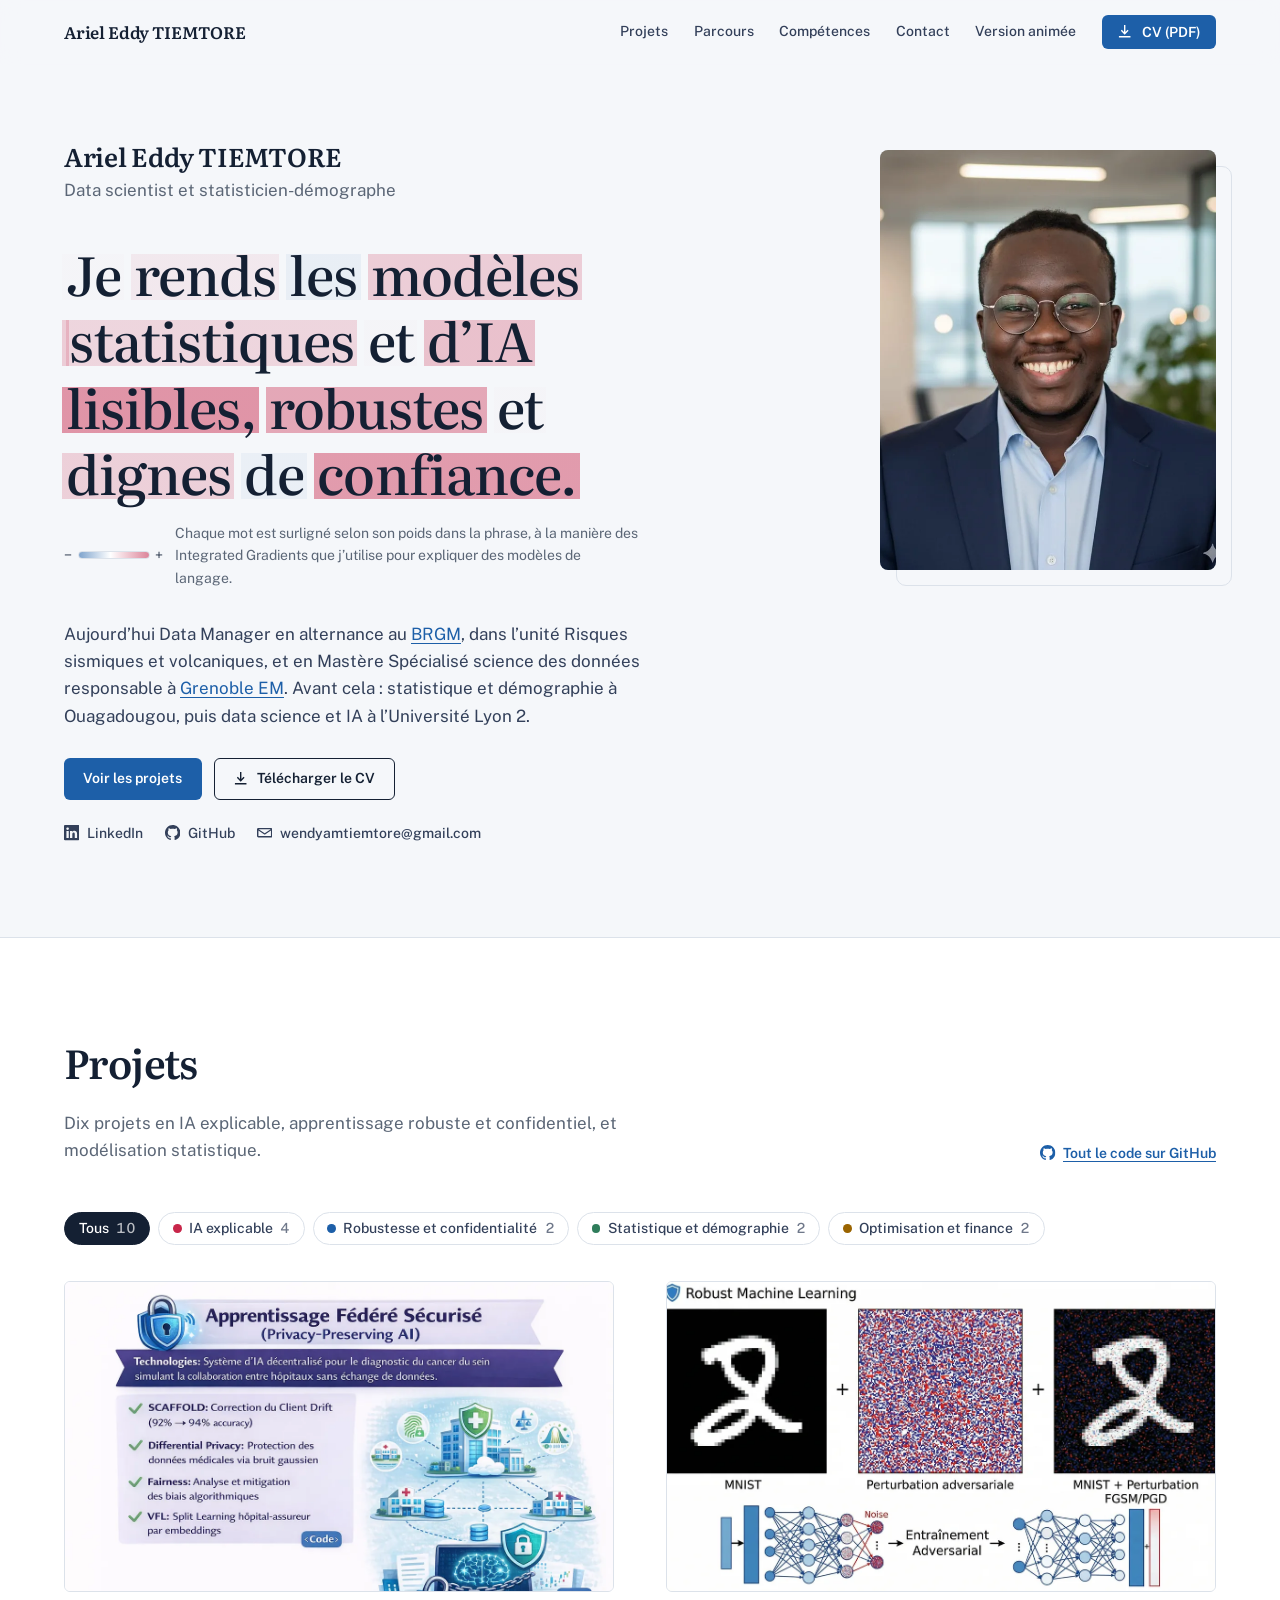
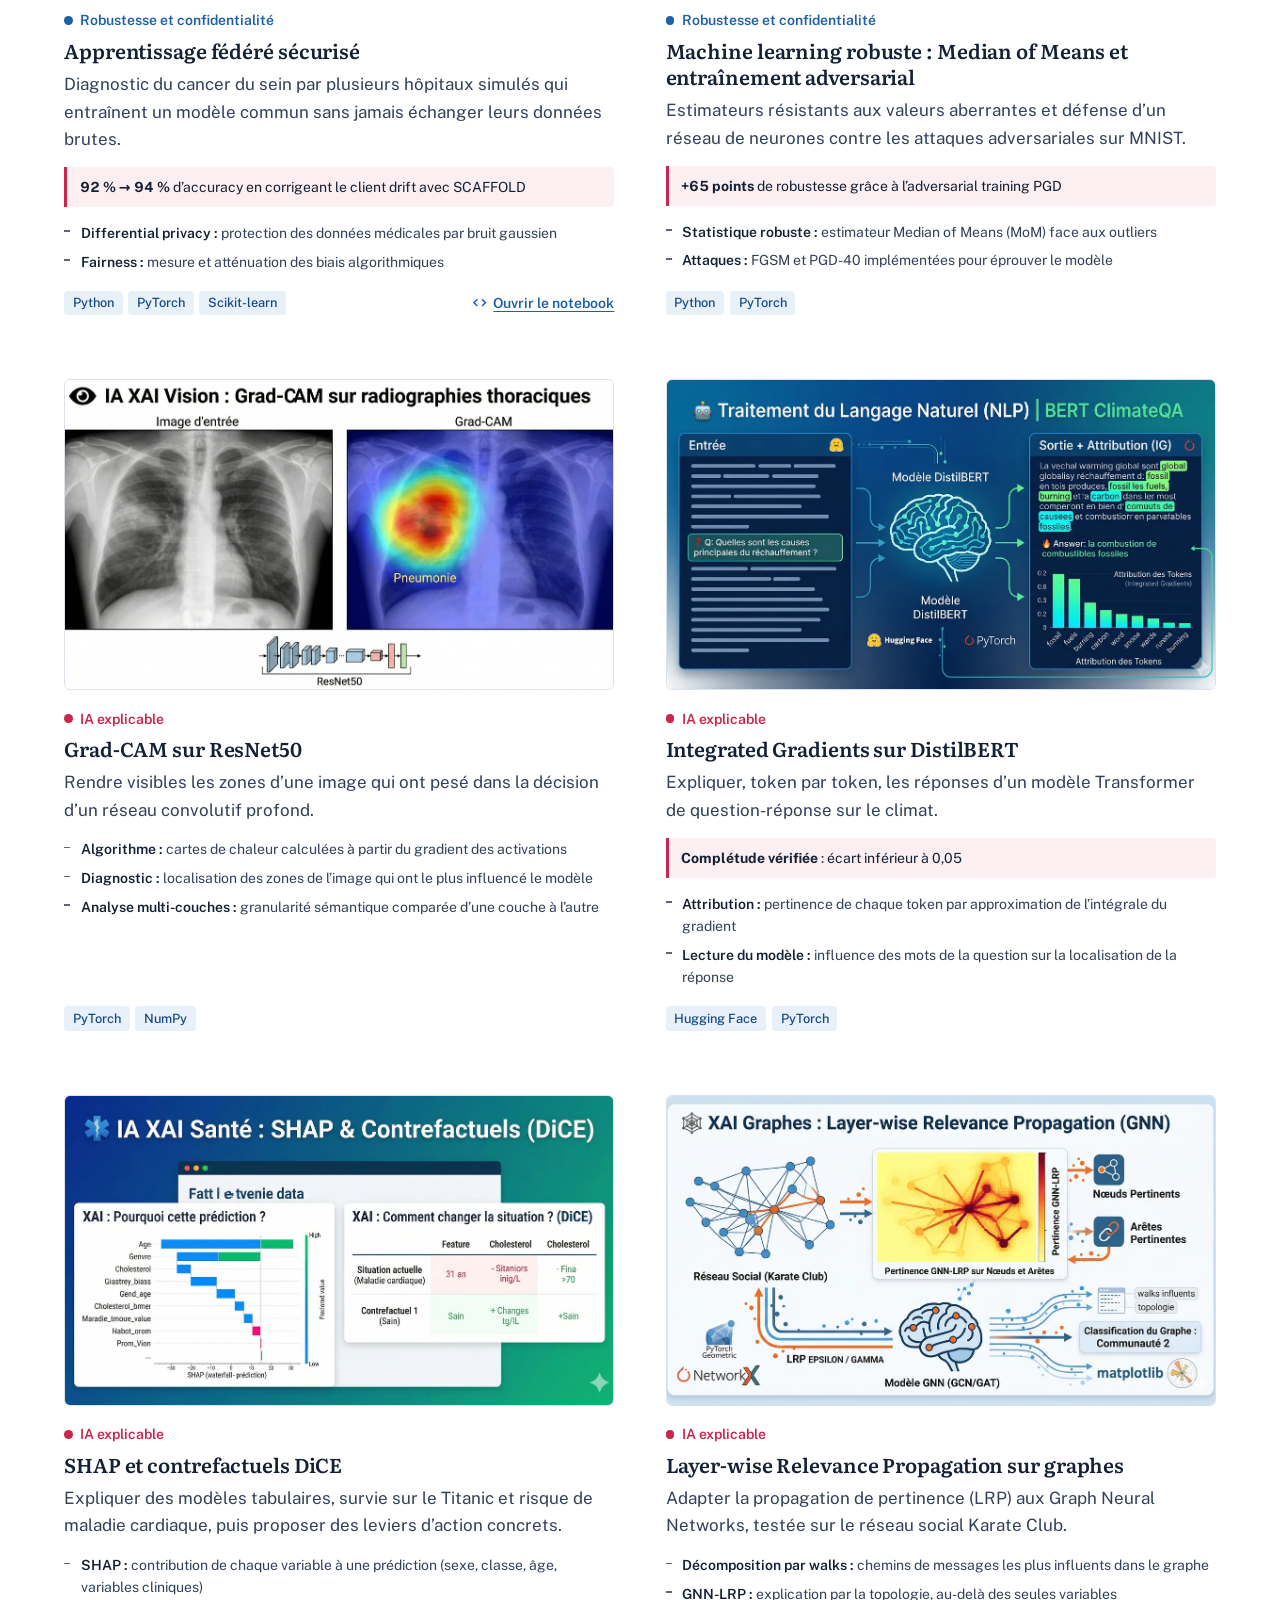
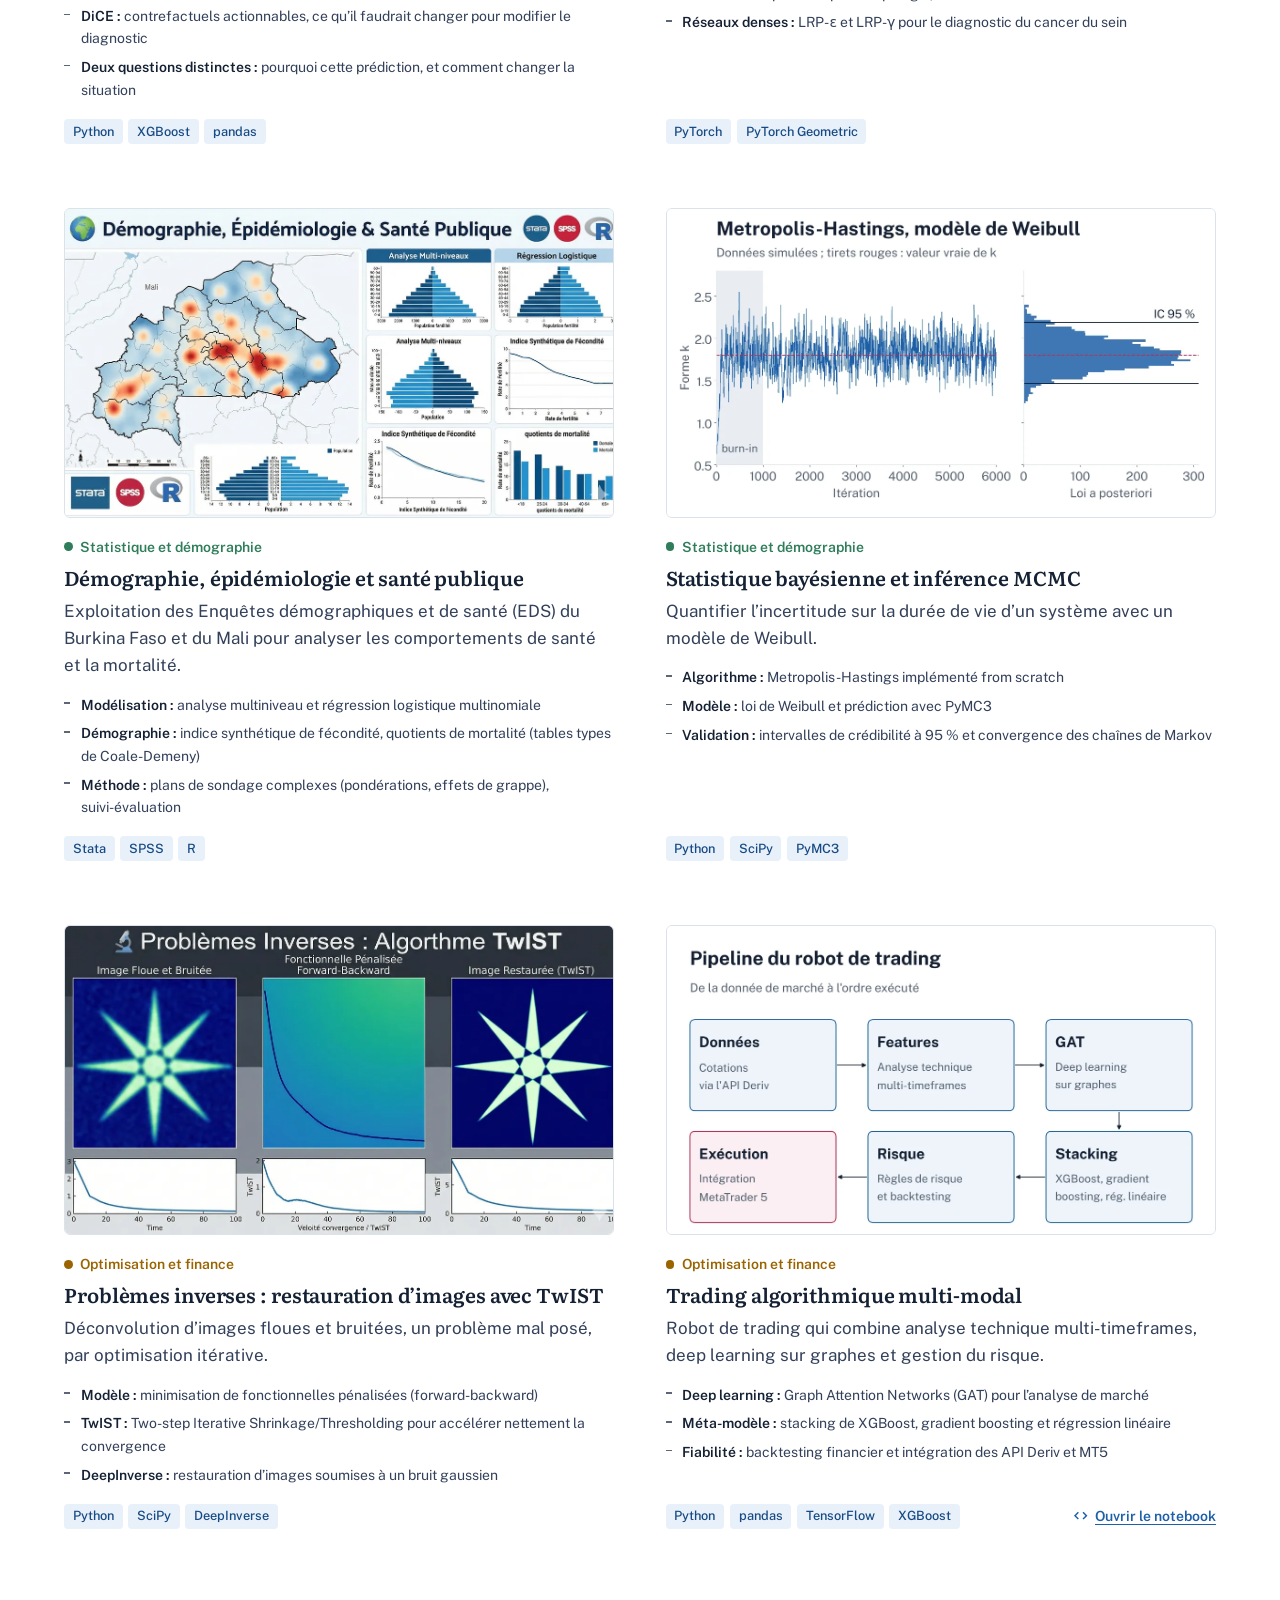
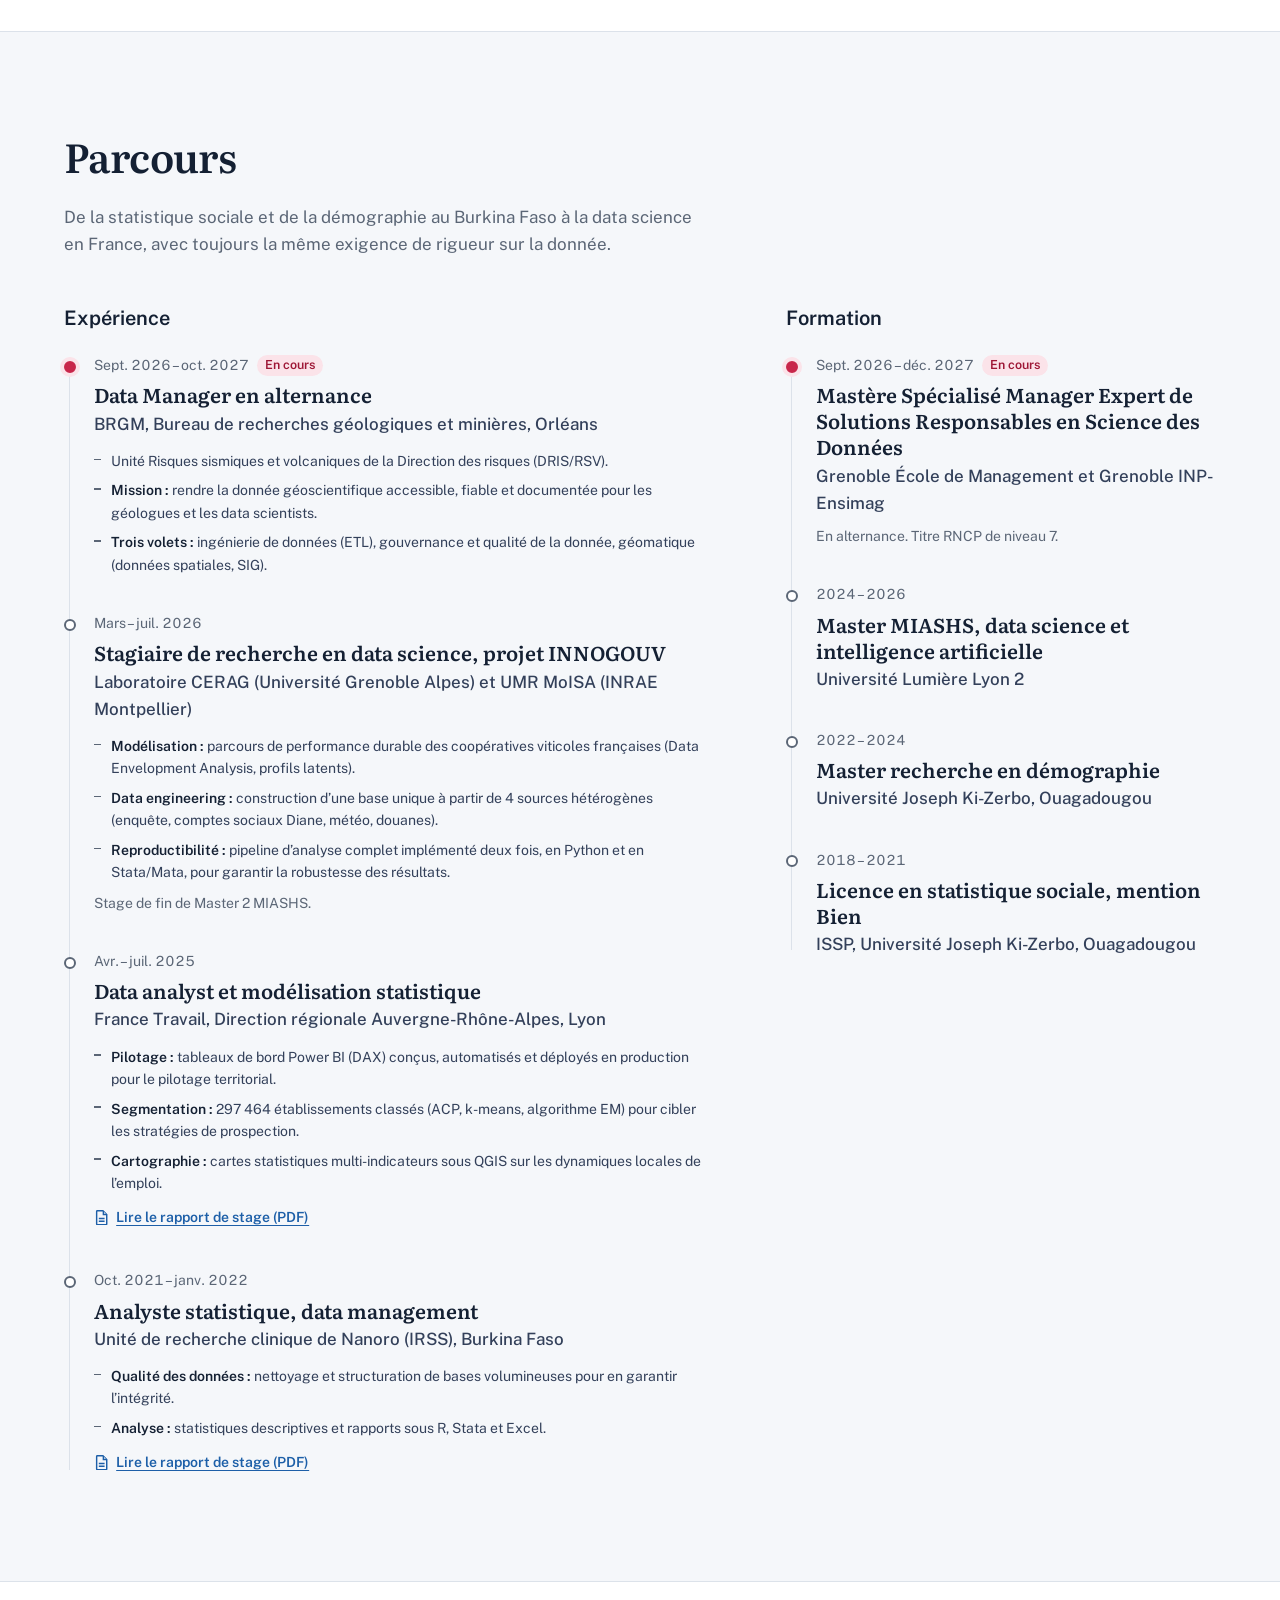
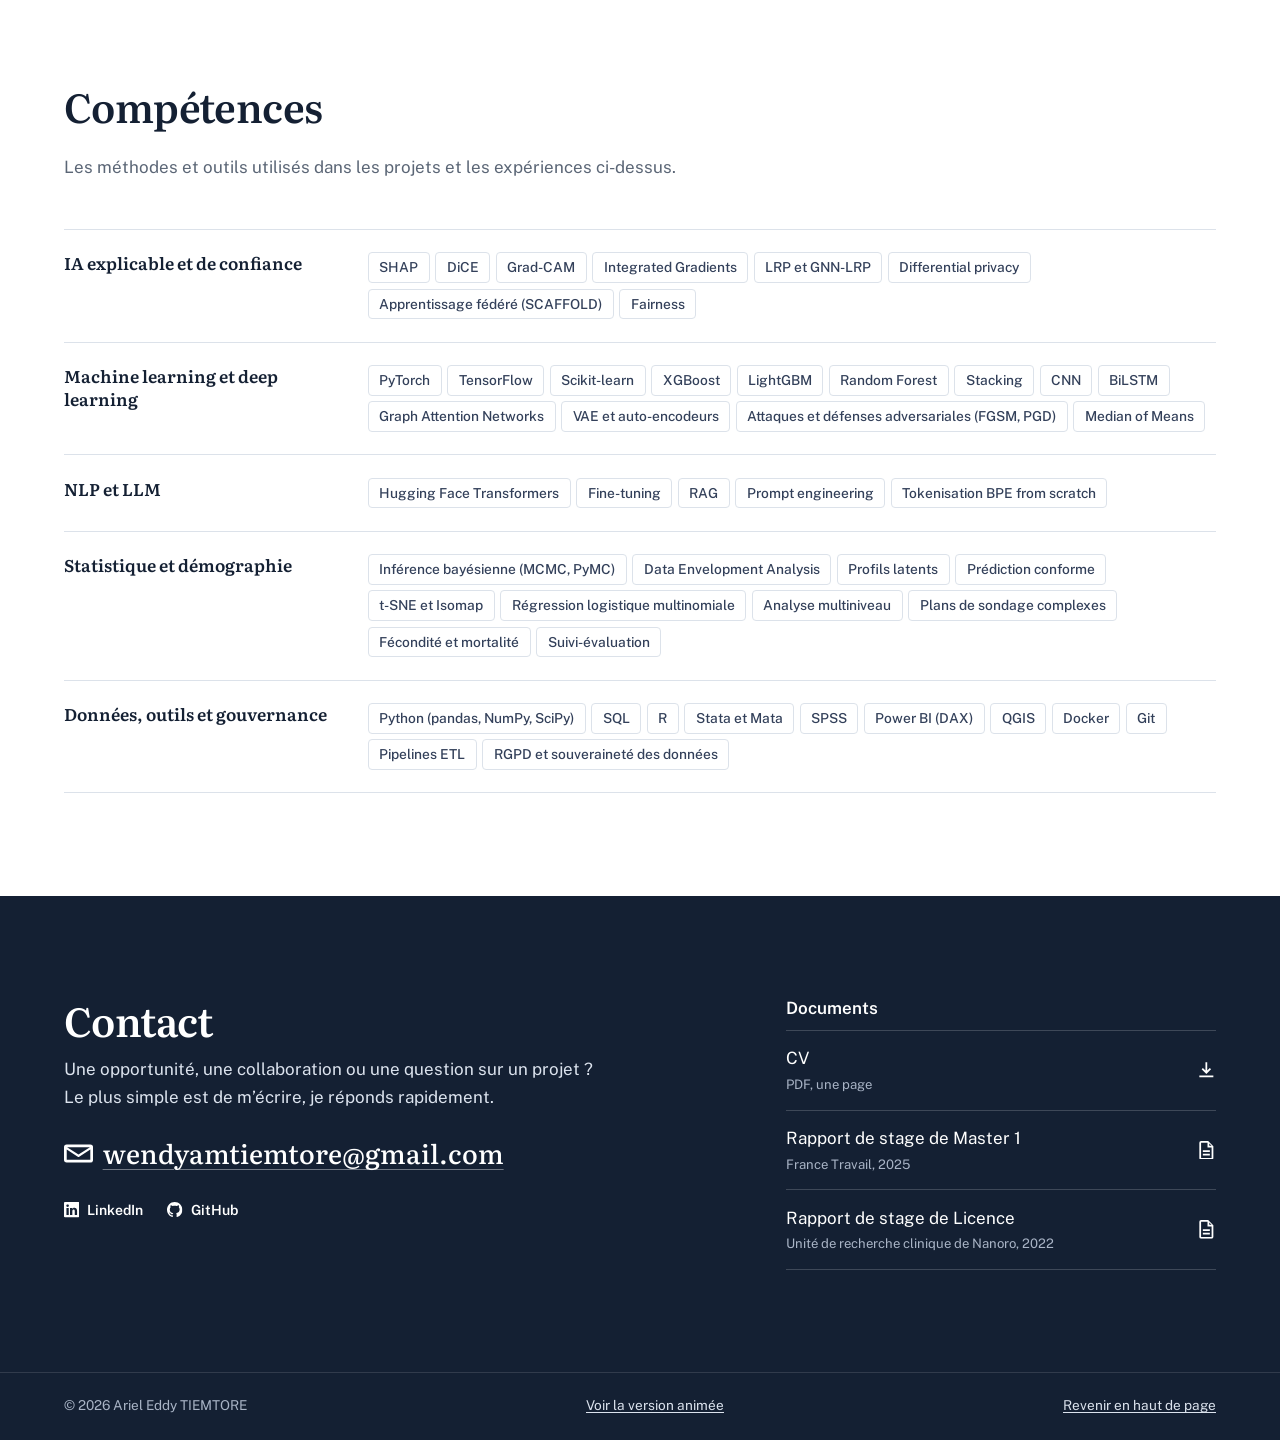
<file: classique.html>
<!DOCTYPE html>
<html lang="fr">
<head>
  <meta charset="UTF-8" />
  <meta name="viewport" content="width=device-width, initial-scale=1" />
  <title>Ariel Eddy TIEMTORE | Data scientist, IA de confiance et statistique</title>
  <meta name="description" content="Portfolio d'Ariel Eddy TIEMTORE, data scientist et statisticien-démographe : IA explicable, apprentissage robuste et fédéré, modélisation statistique. Data Manager en alternance au BRGM." />
  <meta name="author" content="Ariel Eddy TIEMTORE" />
  <meta name="theme-color" content="#142033" />
  <link rel="canonical" href="https://wendyam-ariel-tiemtore.github.io/Ariel-Eddy-Tiemtor-.github.io/" />

  <!-- Aperçu du lien sur LinkedIn, WhatsApp, Slack… -->
  <meta property="og:type" content="website" />
  <meta property="og:locale" content="fr_FR" />
  <meta property="og:title" content="Ariel Eddy TIEMTORE | Data scientist, IA de confiance" />
  <meta property="og:description" content="IA explicable, apprentissage robuste et fédéré, statistique et démographie. Projets, parcours et CV." />
  <meta property="og:url" content="https://wendyam-ariel-tiemtore.github.io/Ariel-Eddy-Tiemtor-.github.io/" />
  <meta property="og:image" content="https://wendyam-ariel-tiemtore.github.io/Ariel-Eddy-Tiemtor-.github.io/img/web/og-image.jpg" />
  <meta property="og:image:width" content="1200" />
  <meta property="og:image:height" content="630" />
  <meta name="twitter:card" content="summary_large_image" />

  <link rel="icon" href="data:image/svg+xml,%3Csvg xmlns='http://www.w3.org/2000/svg' viewBox='0 0 64 64'%3E%3Crect width='64' height='64' rx='14' fill='%23142033'/%3E%3Ctext x='32' y='43' text-anchor='middle' font-family='Georgia,serif' font-size='30' font-weight='700' fill='%23fff'%3EAE%3C/text%3E%3Crect x='12' y='49' width='40' height='4' rx='2' fill='%23C8264A'/%3E%3C/svg%3E" />

  <script>document.documentElement.classList.add("js");</script>

  <link rel="preconnect" href="https://fonts.googleapis.com" />
  <link rel="preconnect" href="https://fonts.gstatic.com" crossorigin />
  <link rel="stylesheet" href="https://fonts.googleapis.com/css2?family=Literata:opsz,wght@7..72,400..700&family=Public+Sans:wght@400;500;600;700&display=swap" />

  <script type="application/ld+json">
  {
    "@context": "https://schema.org",
    "@type": "Person",
    "name": "Ariel Eddy TIEMTORE",
    "alternateName": "Wendyam Ariel TIEMTORE",
    "jobTitle": "Data scientist",
    "url": "https://wendyam-ariel-tiemtore.github.io/Ariel-Eddy-Tiemtor-.github.io/",
    "image": "https://wendyam-ariel-tiemtore.github.io/Ariel-Eddy-Tiemtor-.github.io/img/web/portrait.jpg",
    "email": "mailto:wendyamtiemtore@gmail.com",
    "worksFor": { "@type": "Organization", "name": "BRGM", "url": "https://www.brgm.fr/" },
    "alumniOf": [
      { "@type": "CollegeOrUniversity", "name": "Université Lumière Lyon 2" },
      { "@type": "CollegeOrUniversity", "name": "Université Joseph Ki-Zerbo" }
    ],
    "knowsAbout": ["IA explicable", "IA de confiance", "Machine learning", "Apprentissage fédéré", "Statistique bayésienne", "Démographie"],
    "sameAs": [
      "https://linkedin.com/in/ariel-eddy-tiemtore",
      "https://github.com/wendyam-ariel-tiemtore"
    ]
  }
  </script>

  <style>
    /* ---------- Tokens ---------- */
    :root {
      --paper: #F5F7FA;
      --surface: #FFFFFF;
      --ink: #142033;
      --ink-2: #33405A;
      --muted: #5B6676;
      --rule: #DCE2EA;
      --blue: #1D5FA8;
      --blue-deep: #164A84;
      --blue-tint: #E8F0FA;
      --crimson: #C8264A;
      --green: #2F7D5B;
      --ochre: #9A6400;

      --serif: "Literata", Georgia, "Times New Roman", serif;
      --sans: "Public Sans", system-ui, -apple-system, "Segoe UI", Roboto, sans-serif;

      --step--1: 0.875rem;
      --step-0: 1.0625rem;
      --step-1: 1.25rem;
      --step-2: 1.6rem;
      --step-3: clamp(1.9rem, 1.5rem + 1.6vw, 2.5rem);
      --step-4: clamp(2rem, 1.25rem + 3.1vw, 3.35rem);

      --wrap: 72rem;
      --gutter: clamp(1rem, 4vw, 2.5rem);
      --nav-h: 4rem;
    }

    /* ---------- Base ---------- */
    *, *::before, *::after { box-sizing: border-box; }
    html { scroll-behavior: smooth; scroll-padding-top: calc(var(--nav-h) + 1rem); -webkit-text-size-adjust: 100%; }
    body {
      margin: 0;
      background: var(--paper);
      color: var(--ink);
      font-family: var(--sans);
      font-size: var(--step-0);
      line-height: 1.6;
      text-rendering: optimizeLegibility;
      -webkit-font-smoothing: antialiased;
    }
    img { display: block; max-width: 100%; height: auto; }
    a { color: var(--blue); text-underline-offset: 0.18em; text-decoration-thickness: 1px; }
    a:hover { color: var(--blue-deep); text-decoration-thickness: 2px; }
    :focus-visible { outline: 2px solid var(--blue); outline-offset: 3px; border-radius: 3px; }
    h1, h2, h3, h4 { margin: 0; font-weight: 600; }
    p, ul, ol, dl, figure { margin: 0; }
    ul, ol { padding: 0; list-style: none; }
    .wrap { width: min(100% - 2 * var(--gutter), var(--wrap)); margin-inline: auto; }
    .visually-hidden { position: absolute !important; width: 1px; height: 1px; overflow: hidden; clip: rect(0 0 0 0); white-space: nowrap; }
    .icon { width: 1.1em; height: 1.1em; flex: none; fill: currentColor; }

    .skip-link { position: absolute; left: 1rem; top: -3rem; z-index: 100; padding: .6rem 1rem; background: var(--ink); color: #fff; border-radius: 4px; }
    .skip-link:focus { top: 1rem; color: #fff; }

    /* ---------- Buttons ---------- */
    .btn {
      display: inline-flex; align-items: center; gap: .55rem;
      padding: .72rem 1.15rem; border-radius: 6px;
      font: 600 var(--step--1)/1.2 var(--sans); text-decoration: none;
      border: 1.5px solid transparent; transition: background-color .15s, color .15s, border-color .15s;
    }
    .btn-primary { background: var(--blue); color: #fff; }
    .btn-primary:hover { background: var(--blue-deep); color: #fff; }
    .btn-ghost { border-color: var(--ink); color: var(--ink); background: transparent; }
    .btn-ghost:hover { background: var(--ink); color: #fff; }

    /* ---------- Navigation ---------- */
    .site-nav {
      position: sticky; top: 0; z-index: 50;
      background: rgba(245, 247, 250, .9);
      -webkit-backdrop-filter: saturate(1.4) blur(10px); backdrop-filter: saturate(1.4) blur(10px);
      border-bottom: 1px solid transparent; transition: border-color .2s;
    }
    .site-nav.is-scrolled { border-bottom-color: var(--rule); }
    .nav-inner { display: flex; align-items: center; justify-content: space-between; gap: 1rem; height: var(--nav-h); }
    .brand { font: 600 1.05rem/1 var(--serif); color: var(--ink); text-decoration: none; letter-spacing: -.01em; }
    .brand:hover { color: var(--ink); }
    .nav-menu { display: flex; align-items: center; gap: 1.6rem; }
    .nav-menu a:not(.btn) { color: var(--ink-2); font-size: var(--step--1); font-weight: 500; text-decoration: none; padding-block: .3rem; border-bottom: 2px solid transparent; }
    .nav-menu a:not(.btn):hover { color: var(--ink); }
    .nav-menu a[aria-current="true"] { color: var(--ink); border-bottom-color: var(--crimson); }
    .nav-menu .btn { padding: .5rem .9rem; }
    .nav-toggle { display: none; }

    @media (max-width: 52rem) {
      .nav-toggle {
        display: inline-flex; align-items: center; gap: .45rem; padding: .5rem .75rem;
        background: none; border: 1.5px solid var(--rule); border-radius: 6px;
        font: 600 var(--step--1) var(--sans); color: var(--ink); cursor: pointer;
      }
      .nav-toggle .bars, .nav-toggle .bars::before, .nav-toggle .bars::after { display: block; width: 16px; height: 2px; background: currentColor; border-radius: 2px; position: relative; transition: transform .2s, background-color .2s; }
      .nav-toggle .bars::before, .nav-toggle .bars::after { content: ""; position: absolute; left: 0; }
      .nav-toggle .bars::before { top: -5px; } .nav-toggle .bars::after { top: 5px; }
      .nav-toggle[aria-expanded="true"] .bars { background: transparent; }
      .nav-toggle[aria-expanded="true"] .bars::before { transform: translateY(5px) rotate(45deg); }
      .nav-toggle[aria-expanded="true"] .bars::after { transform: translateY(-5px) rotate(-45deg); }
      .nav-menu {
        position: absolute; inset: var(--nav-h) 0 auto 0;
        flex-direction: column; align-items: stretch; gap: 0;
        padding: .5rem var(--gutter) 1.25rem; background: var(--paper); border-bottom: 1px solid var(--rule);
        box-shadow: 0 12px 24px -16px rgba(20, 32, 51, .35);
      }
      .js .nav-menu { display: none; }
      .js .nav-menu.is-open { display: flex; }
      .nav-menu a:not(.btn) { padding: .8rem 0; font-size: var(--step-0); border-bottom: 1px solid var(--rule); }
      .nav-menu a[aria-current="true"] { border-bottom-color: var(--rule); box-shadow: inset 3px 0 0 var(--crimson); padding-left: .75rem; }
      .nav-menu .btn { margin-top: 1rem; justify-content: center; padding: .8rem 1rem; }
    }

    /* ---------- Hero ---------- */
    .hero { padding: clamp(2.5rem, 6vw, 5.5rem) 0 clamp(3rem, 7vw, 6rem); }
    .hero-grid { display: grid; grid-template-columns: minmax(0, 1fr) minmax(15rem, 21rem); gap: clamp(2rem, 5vw, 4.5rem); align-items: start; }
    .hero-name { font: 600 var(--step-2)/1.15 var(--serif); letter-spacing: -.01em; }
    .hero-role { margin-top: .35rem; color: var(--muted); font-size: var(--step-0); }

    .attr {
      margin-top: clamp(1.5rem, 3vw, 2.25rem);
      font: 500 var(--step-4)/1.24 var(--serif);
      font-optical-sizing: auto;
      letter-spacing: -.018em;
      max-width: 17em;
      text-wrap: balance;
    }
    .tok {
      position: relative;
      padding: 0 .06em; margin: 0 -.03em;
      background-image: linear-gradient(var(--h), var(--h));
      background-repeat: no-repeat;
      background-position: 0 62%;
      background-size: 100% .86em;
      -webkit-box-decoration-break: clone; box-decoration-break: clone;
      transition: background-size .6s cubic-bezier(.2, .7, .2, 1);
    }
    .js .attr:not(.is-lit) .tok { background-size: 0% .86em; }
    .tok::after {
      content: attr(data-score);
      position: absolute; left: 50%; bottom: calc(100% + .35rem); transform: translateX(-50%);
      padding: .2rem .45rem; border-radius: 4px; background: var(--ink); color: #fff;
      font: 600 .8rem/1.2 var(--sans); letter-spacing: 0; white-space: nowrap; font-variant-numeric: tabular-nums;
      opacity: 0; pointer-events: none; transition: opacity .12s;
    }
    .tok:hover::after { opacity: 1; }

    .attr-legend { display: flex; align-items: center; gap: .75rem; margin-top: 1rem; color: var(--muted); font-size: var(--step--1); max-width: 36rem; }
    .attr-scale { flex: none; display: grid; grid-template-columns: auto 4.5rem auto; align-items: center; gap: .35rem; font-weight: 600; font-variant-numeric: tabular-nums; }
    .attr-scale i { height: .5rem; border-radius: 1rem; background: linear-gradient(90deg, rgba(29,95,168,.55), rgba(255,255,255,1) 45%, rgba(200,38,74,.55)); border: 1px solid var(--rule); }

    .hero-now { margin-top: clamp(1.5rem, 3vw, 2rem); max-width: 38rem; color: var(--ink-2); }
    .hero-actions { display: flex; flex-wrap: wrap; gap: .75rem; margin-top: 1.75rem; }
    .hero-links { display: flex; flex-wrap: wrap; gap: .4rem 1.4rem; margin-top: 1.4rem; font-size: var(--step--1); }
    .hero-links a { display: inline-flex; align-items: center; gap: .45rem; color: var(--ink-2); text-decoration: none; font-weight: 500; }
    .hero-links a:hover { color: var(--blue); text-decoration: underline; }

    .hero-photo { position: relative; margin-top: .5rem; }
    .hero-photo img { width: 100%; aspect-ratio: 4 / 5; object-fit: cover; object-position: 50% 30%; border-radius: 8px; background: var(--rule); }
    .hero-photo::before {
      content: ""; position: absolute; inset: 1rem -1rem -1rem 1rem; z-index: -1;
      border: 1.5px solid var(--rule); border-radius: 10px;
    }

    @media (max-width: 52rem) {
      .hero-grid { grid-template-columns: 1fr; }
      .hero-photo { order: -1; width: min(11rem, 45vw); margin: 0 0 .5rem; }
      .hero-photo::before { inset: .6rem -.6rem -.6rem .6rem; }
      .attr-legend { align-items: flex-start; flex-direction: column; gap: .4rem; }
    }

    /* ---------- Sections ---------- */
    .section { padding: clamp(3.5rem, 8vw, 6.5rem) 0; border-top: 1px solid var(--rule); }
    .section-alt { background: var(--surface); }
    .section-head { display: grid; grid-template-columns: minmax(0, 1fr) auto; align-items: end; gap: 1rem 2rem; margin-bottom: clamp(2rem, 4vw, 3rem); }
    .section-head h2 { font: 600 var(--step-3)/1.1 var(--serif); letter-spacing: -.015em; }
    .section-lede { grid-column: 1; max-width: 40rem; margin-top: .6rem; color: var(--muted); }
    .section-head .aside-link { grid-column: 2; grid-row: 1 / span 2; align-self: end; display: inline-flex; align-items: center; gap: .45rem; font-weight: 600; font-size: var(--step--1); }
    @media (max-width: 40rem) {
      .section-head { grid-template-columns: 1fr; }
      .section-head .aside-link { grid-column: 1; grid-row: auto; }
    }

    /* ---------- Projects ---------- */
    .filters { display: flex; flex-wrap: wrap; gap: .5rem; margin-bottom: 2.25rem; }
    .filter {
      display: inline-flex; align-items: center; gap: .45rem;
      padding: .45rem .85rem; border: 1.5px solid var(--rule); border-radius: 2rem;
      background: var(--surface); color: var(--ink-2); cursor: pointer;
      font: 500 var(--step--1)/1.2 var(--sans);
      transition: border-color .15s, background-color .15s, color .15s;
    }
    .filter:hover { border-color: var(--ink-2); }
    .filter[aria-pressed="true"] { background: var(--ink); border-color: var(--ink); color: #fff; }
    .filter .n { font-variant-numeric: tabular-nums; opacity: .7; }
    .filter .dot { width: .55rem; height: .55rem; border-radius: 50%; background: var(--c, var(--muted)); }

    .projects { display: grid; grid-template-columns: repeat(2, minmax(0, 1fr)); gap: clamp(2.5rem, 5vw, 4rem) clamp(1.5rem, 4vw, 3.5rem); }
    @media (max-width: 52rem) { .projects { grid-template-columns: 1fr; } }
    .project { display: flex; flex-direction: column; }
    .project[hidden] { display: none; }
    .project-media { overflow: hidden; border-radius: 6px; border: 1px solid var(--rule); background: var(--surface); }
    .project-media img { width: 100%; aspect-ratio: 16 / 9; object-fit: cover; object-position: 50% 0; }
    .project-theme { display: inline-flex; align-items: center; gap: .45rem; margin-top: 1.1rem; font-size: var(--step--1); font-weight: 600; color: var(--c); }
    .project-theme::before { content: ""; width: .55rem; height: .55rem; border-radius: 50%; background: currentColor; }
    .project h3 { margin-top: .35rem; font: 600 var(--step-1)/1.3 var(--serif); letter-spacing: -.005em; }
    .project-desc { margin-top: .5rem; color: var(--ink-2); max-width: 36rem; }
    .project-result {
      margin-top: .9rem; padding: .55rem .8rem; border-left: 3px solid var(--crimson);
      background: #FBEFF2; border-radius: 0 4px 4px 0; font-size: var(--step--1); color: var(--ink);
    }
    .project-result strong { font-variant-numeric: tabular-nums; }
    .project-points { margin-top: .9rem; display: grid; gap: .4rem; font-size: var(--step--1); color: var(--ink-2); }
    .project-points li { position: relative; padding-left: 1.05rem; }
    .project-points li::before { content: ""; position: absolute; left: 0; top: .62em; width: .4rem; height: 1.5px; background: var(--muted); }
    .project-points b { color: var(--ink); font-weight: 600; }
    .project-foot { display: flex; flex-wrap: wrap; align-items: center; justify-content: space-between; gap: .75rem 1rem; margin-top: auto; padding-top: 1.1rem; }
    .project-foot a { display: inline-flex; align-items: center; gap: .4rem; font-size: var(--step--1); font-weight: 600; }

    .chips { display: flex; flex-wrap: wrap; gap: .35rem; }
    .chips li {
      padding: .18rem .55rem; border-radius: 4px; background: var(--blue-tint); color: var(--blue-deep);
      font-size: .8rem; font-weight: 500; line-height: 1.5; white-space: nowrap;
    }

    .t-xai { --c: var(--crimson); }
    .t-robust { --c: var(--blue); }
    .t-stats { --c: var(--green); }
    .t-optim { --c: var(--ochre); }

    /* ---------- Timeline ---------- */
    .path-cols { display: grid; grid-template-columns: minmax(0, 3fr) minmax(0, 2fr); gap: clamp(2.5rem, 6vw, 5rem); }
    @media (max-width: 52rem) { .path-cols { grid-template-columns: 1fr; } }
    .col-title { font: 600 var(--step-1)/1.2 var(--sans); margin-bottom: 1.5rem; color: var(--ink); }
    .timeline { position: relative; display: grid; gap: 2.25rem; }
    .timeline::before { content: ""; position: absolute; left: .3rem; top: .5rem; bottom: .5rem; width: 1.5px; background: var(--rule); }
    .tl-item { position: relative; padding-left: 1.9rem; }
    .tl-item::before {
      content: ""; position: absolute; left: 0; top: .42rem; width: .75rem; height: .75rem; border-radius: 50%;
      background: var(--surface); border: 2px solid var(--muted);
    }
    .tl-item.is-current::before { background: var(--crimson); border-color: var(--crimson); box-shadow: 0 0 0 4px #FBE3E9; }
    .tl-date { display: flex; flex-wrap: wrap; align-items: center; gap: .5rem; font-size: var(--step--1); color: var(--muted); font-variant-numeric: tabular-nums; }
    .badge { padding: .05rem .5rem; border-radius: 2rem; background: #FBE3E9; color: #9E1736; font-size: .78rem; font-weight: 600; }
    .tl-item h4 { margin-top: .3rem; font: 600 var(--step-1)/1.3 var(--serif); }
    .tl-org { margin-top: .2rem; color: var(--ink-2); font-weight: 500; }
    .tl-points { margin-top: .75rem; display: grid; gap: .45rem; color: var(--ink-2); font-size: var(--step--1); }
    .tl-points li { position: relative; padding-left: 1.05rem; }
    .tl-points li::before { content: ""; position: absolute; left: 0; top: .62em; width: .4rem; height: 1.5px; background: var(--muted); }
    .tl-points b { color: var(--ink); font-weight: 600; }
    .tl-note { margin-top: .5rem; color: var(--muted); font-size: var(--step--1); }
    .tl-link { display: inline-flex; align-items: center; gap: .4rem; margin-top: .75rem; font-size: var(--step--1); font-weight: 600; }

    /* ---------- Skills ---------- */
    .skills { border-top: 1px solid var(--rule); }
    .skill-row { display: grid; grid-template-columns: minmax(12rem, 17rem) minmax(0, 1fr); gap: .75rem 2rem; padding: 1.4rem 0; border-bottom: 1px solid var(--rule); }
    .skill-row dt { font: 600 var(--step-0)/1.35 var(--serif); }
    .skill-row dd { margin: 0; }
    .skill-row .chips li { font-size: .86rem; padding: .25rem .65rem; background: var(--surface); color: var(--ink-2); border: 1px solid var(--rule); }
    @media (max-width: 40rem) { .skill-row { grid-template-columns: 1fr; } }

    /* ---------- Contact ---------- */
    .contact { background: var(--ink); color: #DCE3EE; border-top: 0; }
    .contact a { color: #fff; }
    .contact-grid { display: grid; grid-template-columns: minmax(0, 3fr) minmax(0, 2fr); gap: clamp(2.5rem, 6vw, 5rem); align-items: start; }
    @media (max-width: 52rem) { .contact-grid { grid-template-columns: 1fr; } }
    .contact h2 { font: 600 var(--step-3)/1.1 var(--serif); color: #fff; letter-spacing: -.015em; }
    .contact-intro { margin-top: .9rem; max-width: 34rem; }
    .contact-email {
      display: inline-flex; align-items: center; gap: .6rem; margin-top: 1.6rem;
      font: 500 clamp(1.15rem, 1rem + 1.1vw, 1.65rem)/1.3 var(--serif); text-decoration-color: rgba(255,255,255,.4); word-break: break-all;
    }
    .contact-email:hover { color: #fff; text-decoration-color: var(--crimson); }
    .contact-links { display: flex; flex-wrap: wrap; gap: .6rem 1.5rem; margin-top: 1.4rem; }
    .contact-links a { display: inline-flex; align-items: center; gap: .5rem; font-weight: 600; font-size: var(--step--1); text-decoration: none; }
    .contact-links a:hover { text-decoration: underline; }
    .docs h3 { font: 600 var(--step-0) var(--sans); color: #fff; margin-bottom: .75rem; }
    .docs ul { border-top: 1px solid rgba(255,255,255,.18); }
    .docs li { border-bottom: 1px solid rgba(255,255,255,.18); }
    .docs a { display: flex; align-items: center; justify-content: space-between; gap: 1rem; padding: .9rem 0; text-decoration: none; }
    .docs a span { display: block; }
    .docs a small { display: block; color: #A9B4C6; font-size: .82rem; margin-top: .1rem; }
    .docs a:hover span:first-child { text-decoration: underline; }
    .contact :focus-visible { outline-color: #fff; }

    .site-foot { background: var(--ink); color: #A9B4C6; font-size: .85rem; border-top: 1px solid rgba(255,255,255,.12); }
    .site-foot .wrap { display: flex; flex-wrap: wrap; justify-content: space-between; gap: .5rem 1.5rem; padding: 1.4rem 0; }
    .site-foot a { color: #DCE3EE; }

    /* ---------- Motion & print ---------- */
    @media (prefers-reduced-motion: reduce) {
      html { scroll-behavior: auto; }
      *, *::before, *::after { transition: none !important; animation: none !important; }
    }
    @media print {
      .site-nav, .filters, .hero-actions, .skip-link { display: none !important; }
      .section, .contact { padding: 1.5rem 0; background: none; color: #000; }
      .contact a, .contact h2, .docs h3 { color: #000; }
    }
  </style>
</head>

<body>
  <a class="skip-link" href="#contenu">Aller au contenu</a>

  <!-- Icônes réutilisées -->
  <svg width="0" height="0" style="position:absolute" aria-hidden="true">
    <symbol id="i-github" viewBox="0 0 16 16"><path d="M8 0C3.58 0 0 3.58 0 8c0 3.54 2.29 6.53 5.47 7.59.4.07.55-.17.55-.38 0-.19-.01-.82-.01-1.49-2.01.37-2.53-.49-2.69-.94-.09-.23-.48-.94-.82-1.13-.28-.15-.68-.52-.01-.53.63-.01 1.08.58 1.23.82.72 1.21 1.87.87 2.33.66.07-.52.28-.87.51-1.07-1.78-.2-3.64-.89-3.64-3.95 0-.87.31-1.59.82-2.15-.08-.2-.36-1.02.08-2.12 0 0 .67-.21 2.2.82.64-.18 1.32-.27 2-.27.68 0 1.36.09 2 .27 1.53-1.04 2.2-.82 2.2-.82.44 1.1.16 1.92.08 2.12.51.56.82 1.27.82 2.15 0 3.07-1.87 3.75-3.65 3.95.29.25.54.73.54 1.48 0 1.07-.01 1.93-.01 2.2 0 .21.15.46.55.38A8.01 8.01 0 0 0 16 8c0-4.42-3.58-8-8-8Z"/></symbol>
    <symbol id="i-linkedin" viewBox="0 0 16 16"><path d="M0 1.15C0 .52.53 0 1.18 0h13.64C15.47 0 16 .52 16 1.15v13.7c0 .63-.53 1.15-1.18 1.15H1.18C.53 16 0 15.48 0 14.85V1.15Zm4.94 12.24V6.17H2.54v7.22h2.4Zm-1.2-8.2c.84 0 1.36-.56 1.36-1.25-.02-.71-.52-1.25-1.34-1.25-.82 0-1.36.54-1.36 1.25 0 .7.52 1.25 1.33 1.25h.01Zm4.92 8.2V9.36c0-.22.02-.43.08-.59.18-.43.57-.88 1.23-.88.87 0 1.22.66 1.22 1.63v3.87h2.4V9.25c0-2.22-1.18-3.25-2.76-3.25-1.27 0-1.84.7-2.16 1.19v.02h-.02l.02-.02V6.17h-2.4c.03.68 0 7.22 0 7.22h2.4Z"/></symbol>
    <symbol id="i-mail" viewBox="0 0 16 16"><path d="M1.5 3h13A1.5 1.5 0 0 1 16 4.5v7a1.5 1.5 0 0 1-1.5 1.5h-13A1.5 1.5 0 0 1 0 11.5v-7A1.5 1.5 0 0 1 1.5 3Zm.2 1.5L8 8.6l6.3-4.1H1.7Zm12.8 1.3L8.4 9.8a.75.75 0 0 1-.8 0L1.5 5.8v5.7h13V5.8Z"/></symbol>
    <symbol id="i-download" viewBox="0 0 16 16"><path d="M8.75 1v7.19l2.22-2.22 1.06 1.06L8 11.06 3.97 7.03l1.06-1.06 2.22 2.22V1h1.5ZM2 12.5h12V14H2v-1.5Z"/></symbol>
    <symbol id="i-file" viewBox="0 0 16 16"><path d="M3.5 0h6.06L14 4.44V14.5A1.5 1.5 0 0 1 12.5 16h-9A1.5 1.5 0 0 1 2 14.5v-13A1.5 1.5 0 0 1 3.5 0Zm0 1.5v13h9V5.5H9V1.5H3.5Zm7 .56V4h1.94L10.5 2.06ZM5 8h6v1.5H5V8Zm0 3h6v1.5H5V11Z"/></symbol>
    <symbol id="i-code" viewBox="0 0 16 16"><path d="m5.03 3.97 1.06 1.06L3.12 8l2.97 2.97-1.06 1.06L1 8l4.03-4.03Zm5.94 0L15 8l-4.03 4.03-1.06-1.06L12.88 8 9.91 5.03l1.06-1.06Z"/></symbol>
  </svg>

  <header class="site-nav" id="nav">
    <div class="wrap nav-inner">
      <a class="brand" href="#top">Ariel Eddy TIEMTORE</a>
      <button class="nav-toggle" type="button" aria-expanded="false" aria-controls="nav-menu">
        <span class="bars" aria-hidden="true"></span> Menu
      </button>
      <nav aria-label="Navigation principale">
        <div class="nav-menu" id="nav-menu">
          <a href="#projets">Projets</a>
          <a href="#parcours">Parcours</a>
          <a href="#competences">Compétences</a>
          <a href="#contact">Contact</a>
          <a href="./">Version animée</a>
          <a class="btn btn-primary" href="cv_Ariel_data.pdf" target="_blank" rel="noopener">
            <svg class="icon" aria-hidden="true"><use href="#i-download"/></svg> CV (PDF)
          </a>
        </div>
      </nav>
    </div>
  </header>

  <main id="contenu">
    <!-- ================= HERO ================= -->
    <section class="hero" id="top">
      <div class="wrap hero-grid">
        <div>
          <h1 class="hero-name">Ariel Eddy TIEMTORE</h1>
          <p class="hero-role">Data scientist et statisticien-démographe</p>

          <p class="attr" id="attr">
            <span class="visually-hidden">Je rends les modèles statistiques et d’IA lisibles, robustes et dignes de confiance.</span>
            <span aria-hidden="true"><span class="tok" style="--h:rgba(200,38,74,0.01)" data-score="+0,04">Je</span> <span class="tok" style="--h:rgba(200,38,74,0.07)" data-score="+0,22">rends</span> <span class="tok" style="--h:rgba(29,95,168,0.06)" data-score="−0,14">les</span> <span class="tok" style="--h:rgba(200,38,74,0.20)" data-score="+0,48">modèles</span> <span class="tok" style="--h:rgba(200,38,74,0.16)" data-score="+0,40">statistiques</span> <span class="tok" style="--h:rgba(200,38,74,0.01)" data-score="+0,02">et</span> <span class="tok" style="--h:rgba(200,38,74,0.26)" data-score="+0,58">d’IA</span> <span class="tok" style="--h:rgba(200,38,74,0.47)" data-score="+0,92">lisibles,</span> <span class="tok" style="--h:rgba(200,38,74,0.38)" data-score="+0,78">robustes</span> <span class="tok" style="--h:rgba(200,38,74,0.01)" data-score="+0,03">et</span> <span class="tok" style="--h:rgba(200,38,74,0.19)" data-score="+0,46">dignes</span> <span class="tok" style="--h:rgba(29,95,168,0.05)" data-score="−0,10">de</span> <span class="tok" style="--h:rgba(200,38,74,0.44)" data-score="+0,88">confiance.</span></span>
          </p>
          <div class="attr-legend">
            <span class="attr-scale" aria-hidden="true">− <i></i> +</span>
            <span>Chaque mot est surligné selon son poids dans la phrase, à la manière des Integrated Gradients que j’utilise pour expliquer des modèles de langage.</span>
          </div>

          <p class="hero-now">
            Aujourd’hui Data Manager en alternance au <a href="https://www.brgm.fr/" target="_blank" rel="noopener">BRGM</a>, dans l’unité Risques sismiques et volcaniques, et en Mastère Spécialisé science des données responsable à <a href="https://www.grenoble-em.com/" target="_blank" rel="noopener">Grenoble EM</a>. Avant cela : statistique et démographie à Ouagadougou, puis data science et IA à l’Université Lyon 2.
          </p>

          <div class="hero-actions">
            <a class="btn btn-primary" href="#projets">Voir les projets</a>
            <a class="btn btn-ghost" href="cv_Ariel_data.pdf" target="_blank" rel="noopener">
              <svg class="icon" aria-hidden="true"><use href="#i-download"/></svg> Télécharger le CV
            </a>
          </div>
          <ul class="hero-links">
            <li><a href="https://linkedin.com/in/ariel-eddy-tiemtore" target="_blank" rel="noopener"><svg class="icon" aria-hidden="true"><use href="#i-linkedin"/></svg> LinkedIn</a></li>
            <li><a href="https://github.com/wendyam-ariel-tiemtore" target="_blank" rel="noopener"><svg class="icon" aria-hidden="true"><use href="#i-github"/></svg> GitHub</a></li>
            <li><a href="mailto:wendyamtiemtore@gmail.com"><svg class="icon" aria-hidden="true"><use href="#i-mail"/></svg> wendyamtiemtore@gmail.com</a></li>
          </ul>
        </div>

        <figure class="hero-photo">
          <img src="img/web/portrait.webp" data-fallback="img/photo_cv_ariel.jpeg" onerror="this.onerror=null;this.src=this.dataset.fallback"
               alt="Portrait d'Ariel Eddy TIEMTORE" width="720" height="801" fetchpriority="high" />
        </figure>
      </div>
    </section>

    <!-- ================= PROJETS ================= -->
    <section class="section section-alt" id="projets" aria-labelledby="projets-titre">
      <div class="wrap">
        <header class="section-head">
          <h2 id="projets-titre">Projets</h2>
          <p class="section-lede">Dix projets en IA explicable, apprentissage robuste et confidentiel, et modélisation statistique.</p>
          <a class="aside-link" href="https://github.com/wendyam-ariel-tiemtore" target="_blank" rel="noopener">
            <svg class="icon" aria-hidden="true"><use href="#i-github"/></svg> Tout le code sur GitHub
          </a>
        </header>

        <div class="filters" role="group" aria-label="Filtrer les projets par thème">
          <button class="filter" type="button" data-filter="all" aria-pressed="true">Tous <span class="n">10</span></button>
          <button class="filter t-xai" type="button" data-filter="xai" aria-pressed="false"><span class="dot" aria-hidden="true"></span>IA explicable <span class="n">4</span></button>
          <button class="filter t-robust" type="button" data-filter="robust" aria-pressed="false"><span class="dot" aria-hidden="true"></span>Robustesse et confidentialité <span class="n">2</span></button>
          <button class="filter t-stats" type="button" data-filter="stats" aria-pressed="false"><span class="dot" aria-hidden="true"></span>Statistique et démographie <span class="n">2</span></button>
          <button class="filter t-optim" type="button" data-filter="optim" aria-pressed="false"><span class="dot" aria-hidden="true"></span>Optimisation et finance <span class="n">2</span></button>
        </div>

        <!--
          Pour ajouter un lien vers le code d'un projet, copiez le bloc <a> du projet
          « Apprentissage fédéré sécurisé » dans le <div class="project-foot"> voulu
          et remplacez l'adresse par celle du dépôt ou du notebook.
        -->
        <div class="projects" id="project-list">

          <article class="project t-robust" data-theme="robust">
            <figure class="project-media">
              <img src="img/web/federated-learning.webp" data-fallback="img/federated-learning.png" onerror="this.onerror=null;this.src=this.dataset.fallback"
                   alt="Schéma d'hôpitaux qui entraînent un modèle commun sans partager leurs données" width="1200" height="800" loading="lazy" decoding="async" />
            </figure>
            <p class="project-theme">Robustesse et confidentialité</p>
            <h3>Apprentissage fédéré sécurisé</h3>
            <p class="project-desc">Diagnostic du cancer du sein par plusieurs hôpitaux simulés qui entraînent un modèle commun sans jamais échanger leurs données brutes.</p>
            <p class="project-result"><strong>92 % → 94 %</strong> d’accuracy en corrigeant le client drift avec SCAFFOLD</p>
            <ul class="project-points">
              <li><b>Differential privacy :</b> protection des données médicales par bruit gaussien</li>
              <li><b>Fairness :</b> mesure et atténuation des biais algorithmiques</li>
            </ul>
            <div class="project-foot">
              <ul class="chips"><li>Python</li><li>PyTorch</li><li>Scikit-learn</li></ul>
              <a href="https://github.com/wendyam-ariel-tiemtore/Ariel-Eddy-Tiemtor-.github.io/blob/main/federated-learning.ipynb" target="_blank" rel="noopener"><svg class="icon" aria-hidden="true"><use href="#i-code"/></svg> Ouvrir le notebook</a>
            </div>
          </article>

          <article class="project t-robust" data-theme="robust">
            <figure class="project-media">
              <img src="img/web/robust-ml.webp" data-fallback="img/robust_ml.png" onerror="this.onerror=null;this.src=this.dataset.fallback"
                   alt="Chiffre MNIST, perturbation adversariale et image perturbée" width="1200" height="655" loading="lazy" decoding="async" />
            </figure>
            <p class="project-theme">Robustesse et confidentialité</p>
            <h3>Machine learning robuste : Median of Means et entraînement adversarial</h3>
            <p class="project-desc">Estimateurs résistants aux valeurs aberrantes et défense d’un réseau de neurones contre les attaques adversariales sur MNIST.</p>
            <p class="project-result"><strong>+65 points</strong> de robustesse grâce à l’adversarial training PGD</p>
            <ul class="project-points">
              <li><b>Statistique robuste :</b> estimateur Median of Means (MoM) face aux outliers</li>
              <li><b>Attaques :</b> FGSM et PGD-40 implémentées pour éprouver le modèle</li>
            </ul>
            <div class="project-foot">
              <ul class="chips"><li>Python</li><li>PyTorch</li></ul>
            </div>
          </article>

          <article class="project t-xai" data-theme="xai">
            <figure class="project-media">
              <img src="img/web/xai-gradcam.webp" data-fallback="img/IA XAI Vision (Grad-CAM).png" onerror="this.onerror=null;this.src=this.dataset.fallback"
                   alt="Carte de chaleur Grad-CAM superposée à l'image d'entrée d'un ResNet50" width="1200" height="655" loading="lazy" decoding="async" />
            </figure>
            <p class="project-theme">IA explicable</p>
            <h3>Grad-CAM sur ResNet50</h3>
            <p class="project-desc">Rendre visibles les zones d’une image qui ont pesé dans la décision d’un réseau convolutif profond.</p>
            <ul class="project-points">
              <li><b>Algorithme :</b> cartes de chaleur calculées à partir du gradient des activations</li>
              <li><b>Diagnostic :</b> localisation des zones de l’image qui ont le plus influencé le modèle</li>
              <li><b>Analyse multi-couches :</b> granularité sémantique comparée d’une couche à l’autre</li>
            </ul>
            <div class="project-foot">
              <ul class="chips"><li>PyTorch</li><li>NumPy</li></ul>
            </div>
          </article>

          <article class="project t-xai" data-theme="xai">
            <figure class="project-media">
              <img src="img/web/xai-integrated-gradients.webp" data-fallback="img/03_BERT_ClimateQA.ipynb.png" onerror="this.onerror=null;this.src=this.dataset.fallback"
                   alt="Attribution par token d'une réponse de DistilBERT sur une question climatique" width="1200" height="655" loading="lazy" decoding="async" />
            </figure>
            <p class="project-theme">IA explicable</p>
            <h3>Integrated Gradients sur DistilBERT</h3>
            <p class="project-desc">Expliquer, token par token, les réponses d’un modèle Transformer de question-réponse sur le climat.</p>
            <p class="project-result"><strong>Complétude vérifiée</strong> : écart inférieur à 0,05</p>
            <ul class="project-points">
              <li><b>Attribution :</b> pertinence de chaque token par approximation de l’intégrale du gradient</li>
              <li><b>Lecture du modèle :</b> influence des mots de la question sur la localisation de la réponse</li>
            </ul>
            <div class="project-foot">
              <ul class="chips"><li>Hugging Face</li><li>PyTorch</li></ul>
            </div>
          </article>

          <article class="project t-xai" data-theme="xai">
            <figure class="project-media">
              <img src="img/web/xai-shap-dice.webp" data-fallback="img/IA XAI Santé (DiCE Contrefactuels).png" onerror="this.onerror=null;this.src=this.dataset.fallback"
                   alt="Graphique SHAP et tableau de contrefactuels DiCE" width="1200" height="655" loading="lazy" decoding="async" />
            </figure>
            <p class="project-theme">IA explicable</p>
            <h3>SHAP et contrefactuels DiCE</h3>
            <p class="project-desc">Expliquer des modèles tabulaires, survie sur le Titanic et risque de maladie cardiaque, puis proposer des leviers d’action concrets.</p>
            <ul class="project-points">
              <li><b>SHAP :</b> contribution de chaque variable à une prédiction (sexe, classe, âge, variables cliniques)</li>
              <li><b>DiCE :</b> contrefactuels actionnables, ce qu’il faudrait changer pour modifier le diagnostic</li>
              <li><b>Deux questions distinctes :</b> pourquoi cette prédiction, et comment changer la situation</li>
            </ul>
            <div class="project-foot">
              <ul class="chips"><li>Python</li><li>XGBoost</li><li>pandas</li></ul>
            </div>
          </article>

          <article class="project t-xai" data-theme="xai">
            <figure class="project-media">
              <img src="img/web/xai-gnn-lrp.webp" data-fallback="img/02_GNN_LRP_Graphs.png" onerror="this.onerror=null;this.src=this.dataset.fallback"
                   alt="Pertinence GNN-LRP sur les nœuds et arêtes du graphe Karate Club" width="1200" height="655" loading="lazy" decoding="async" />
            </figure>
            <p class="project-theme">IA explicable</p>
            <h3>Layer-wise Relevance Propagation sur graphes</h3>
            <p class="project-desc">Adapter la propagation de pertinence (LRP) aux Graph Neural Networks, testée sur le réseau social Karate Club.</p>
            <ul class="project-points">
              <li><b>Décomposition par walks :</b> chemins de messages les plus influents dans le graphe</li>
              <li><b>GNN-LRP :</b> explication par la topologie, au-delà des seules variables</li>
              <li><b>Réseaux denses :</b> LRP-ε et LRP-γ pour le diagnostic du cancer du sein</li>
            </ul>
            <div class="project-foot">
              <ul class="chips"><li>PyTorch</li><li>PyTorch Geometric</li></ul>
            </div>
          </article>

          <article class="project t-stats" data-theme="stats">
            <figure class="project-media">
              <img src="img/web/demographie-sante.webp" data-fallback="img/Démographie & Santé Publique.png" onerror="this.onerror=null;this.src=this.dataset.fallback"
                   alt="Carte du Burkina Faso, pyramides des âges et indicateurs de fécondité et de mortalité" width="1200" height="655" loading="lazy" decoding="async" />
            </figure>
            <p class="project-theme">Statistique et démographie</p>
            <h3>Démographie, épidémiologie et santé publique</h3>
            <p class="project-desc">Exploitation des Enquêtes démographiques et de santé (EDS) du Burkina Faso et du Mali pour analyser les comportements de santé et la mortalité.</p>
            <ul class="project-points">
              <li><b>Modélisation :</b> analyse multiniveau et régression logistique multinomiale</li>
              <li><b>Démographie :</b> indice synthétique de fécondité, quotients de mortalité (tables types de Coale-Demeny)</li>
              <li><b>Méthode :</b> plans de sondage complexes (pondérations, effets de grappe), suivi-évaluation</li>
            </ul>
            <div class="project-foot">
              <ul class="chips"><li>Stata</li><li>SPSS</li><li>R</li></ul>
            </div>
          </article>

          <article class="project t-stats" data-theme="stats">
            <figure class="project-media">
              <img src="img/web/bayesian-mcmc.webp" data-fallback="img/bayesian_inference.png" onerror="this.onerror=null;this.src=this.dataset.fallback"
                   alt="Trace d'une chaîne Metropolis-Hastings et loi a posteriori du paramètre de forme d'une loi de Weibull, sur données simulées" width="1200" height="675" loading="lazy" decoding="async" />
            </figure>
            <p class="project-theme">Statistique et démographie</p>
            <h3>Statistique bayésienne et inférence MCMC</h3>
            <p class="project-desc">Quantifier l’incertitude sur la durée de vie d’un système avec un modèle de Weibull.</p>
            <ul class="project-points">
              <li><b>Algorithme :</b> Metropolis-Hastings implémenté from scratch</li>
              <li><b>Modèle :</b> loi de Weibull et prédiction avec PyMC3</li>
              <li><b>Validation :</b> intervalles de crédibilité à 95 % et convergence des chaînes de Markov</li>
            </ul>
            <div class="project-foot">
              <ul class="chips"><li>Python</li><li>SciPy</li><li>PyMC3</li></ul>
            </div>
          </article>

          <article class="project t-optim" data-theme="optim">
            <figure class="project-media">
              <img src="img/web/inverse-problems-twist.webp" data-fallback="img/Problèmes Inverses (TwIST).png" onerror="this.onerror=null;this.src=this.dataset.fallback"
                   alt="Image floue et bruitée, courbe de convergence et image restaurée par TwIST" width="1200" height="655" loading="lazy" decoding="async" />
            </figure>
            <p class="project-theme">Optimisation et finance</p>
            <h3>Problèmes inverses : restauration d’images avec TwIST</h3>
            <p class="project-desc">Déconvolution d’images floues et bruitées, un problème mal posé, par optimisation itérative.</p>
            <ul class="project-points">
              <li><b>Modèle :</b> minimisation de fonctionnelles pénalisées (forward-backward)</li>
              <li><b>TwIST :</b> Two-step Iterative Shrinkage/Thresholding pour accélérer nettement la convergence</li>
              <li><b>DeepInverse :</b> restauration d’images soumises à un bruit gaussien</li>
            </ul>
            <div class="project-foot">
              <ul class="chips"><li>Python</li><li>SciPy</li><li>DeepInverse</li></ul>
            </div>
          </article>

          <article class="project t-optim" data-theme="optim">
            <figure class="project-media">
              <img src="img/web/trading-pipeline.webp" data-fallback="img/trading_vix75.png" onerror="this.onerror=null;this.src=this.dataset.fallback"
                   alt="Schéma du pipeline : données de marché, features, Graph Attention Network, stacking, gestion du risque, exécution" width="1200" height="675" loading="lazy" decoding="async" />
            </figure>
            <p class="project-theme">Optimisation et finance</p>
            <h3>Trading algorithmique multi-modal</h3>
            <p class="project-desc">Robot de trading qui combine analyse technique multi-timeframes, deep learning sur graphes et gestion du risque.</p>
            <ul class="project-points">
              <li><b>Deep learning :</b> Graph Attention Networks (GAT) pour l’analyse de marché</li>
              <li><b>Méta-modèle :</b> stacking de XGBoost, gradient boosting et régression linéaire</li>
              <li><b>Fiabilité :</b> backtesting financier et intégration des API Deriv et MT5</li>
            </ul>
            <div class="project-foot">
              <ul class="chips"><li>Python</li><li>pandas</li><li>TensorFlow</li><li>XGBoost</li></ul>
              <a href="https://github.com/wendyam-ariel-tiemtore/Ariel-Eddy-Tiemtor-.github.io/blob/main/trading.ipynb" target="_blank" rel="noopener"><svg class="icon" aria-hidden="true"><use href="#i-code"/></svg> Ouvrir le notebook</a>
            </div>
          </article>

        </div>
      </div>
    </section>

    <!-- ================= PARCOURS ================= -->
    <section class="section" id="parcours" aria-labelledby="parcours-titre">
      <div class="wrap">
        <header class="section-head">
          <h2 id="parcours-titre">Parcours</h2>
          <p class="section-lede">De la statistique sociale et de la démographie au Burkina Faso à la data science en France, avec toujours la même exigence de rigueur sur la donnée.</p>
        </header>

        <div class="path-cols">
          <div>
            <h3 class="col-title">Expérience</h3>
            <ol class="timeline">
              <li class="tl-item is-current">
                <p class="tl-date"><span><time datetime="2026-09">Sept. 2026</time> – <time datetime="2027-10">oct. 2027</time></span> <span class="badge">En cours</span></p>
                <h4>Data Manager en alternance</h4>
                <p class="tl-org">BRGM, Bureau de recherches géologiques et minières, Orléans</p>
                <ul class="tl-points">
                  <li>Unité Risques sismiques et volcaniques de la Direction des risques (DRIS/RSV).</li>
                  <li><b>Mission :</b> rendre la donnée géoscientifique accessible, fiable et documentée pour les géologues et les data scientists.</li>
                  <li><b>Trois volets :</b> ingénierie de données (ETL), gouvernance et qualité de la donnée, géomatique (données spatiales, SIG).</li>
                </ul>
              </li>

              <li class="tl-item">
                <p class="tl-date"><span><time datetime="2026-03">Mars</time> – <time datetime="2026-07">juil. 2026</time></span></p>
                <h4>Stagiaire de recherche en data science, projet INNOGOUV</h4>
                <p class="tl-org">Laboratoire CERAG (Université Grenoble Alpes) et UMR MoISA (INRAE Montpellier)</p>
                <ul class="tl-points">
                  <li><b>Modélisation :</b> parcours de performance durable des coopératives viticoles françaises (Data Envelopment Analysis, profils latents).</li>
                  <li><b>Data engineering :</b> construction d’une base unique à partir de 4 sources hétérogènes (enquête, comptes sociaux Diane, météo, douanes).</li>
                  <li><b>Reproductibilité :</b> pipeline d’analyse complet implémenté deux fois, en Python et en Stata/Mata, pour garantir la robustesse des résultats.</li>
                </ul>
                <p class="tl-note">Stage de fin de Master 2 MIASHS.</p>
              </li>

              <li class="tl-item">
                <p class="tl-date"><span><time datetime="2025-04">Avr.</time> – <time datetime="2025-07">juil. 2025</time></span></p>
                <h4>Data analyst et modélisation statistique</h4>
                <p class="tl-org">France Travail, Direction régionale Auvergne-Rhône-Alpes, Lyon</p>
                <ul class="tl-points">
                  <li><b>Pilotage :</b> tableaux de bord Power BI (DAX) conçus, automatisés et déployés en production pour le pilotage territorial.</li>
                  <li><b>Segmentation :</b> 297 464 établissements classés (ACP, k-means, algorithme EM) pour cibler les stratégies de prospection.</li>
                  <li><b>Cartographie :</b> cartes statistiques multi-indicateurs sous QGIS sur les dynamiques locales de l’emploi.</li>
                </ul>
                <a class="tl-link" href="Rapport_de_stage_M1_TIEMTORE.pdf" target="_blank" rel="noopener"><svg class="icon" aria-hidden="true"><use href="#i-file"/></svg> Lire le rapport de stage (PDF)</a>
              </li>

              <li class="tl-item">
                <p class="tl-date"><span><time datetime="2021-10">Oct. 2021</time> – <time datetime="2022-01">janv. 2022</time></span></p>
                <h4>Analyste statistique, data management</h4>
                <p class="tl-org">Unité de recherche clinique de Nanoro (IRSS), Burkina Faso</p>
                <ul class="tl-points">
                  <li><b>Qualité des données :</b> nettoyage et structuration de bases volumineuses pour en garantir l’intégrité.</li>
                  <li><b>Analyse :</b> statistiques descriptives et rapports sous R, Stata et Excel.</li>
                </ul>
                <a class="tl-link" href="Rapport_de_stage_L3_TIEMTORE.pdf" target="_blank" rel="noopener"><svg class="icon" aria-hidden="true"><use href="#i-file"/></svg> Lire le rapport de stage (PDF)</a>
              </li>
            </ol>
          </div>

          <div>
            <h3 class="col-title">Formation</h3>
            <ol class="timeline">
              <li class="tl-item is-current">
                <p class="tl-date"><span><time datetime="2026-09">Sept. 2026</time> – <time datetime="2027-12">déc. 2027</time></span> <span class="badge">En cours</span></p>
                <h4>Mastère Spécialisé Manager Expert de Solutions Responsables en Science des Données</h4>
                <p class="tl-org">Grenoble École de Management et Grenoble INP-Ensimag</p>
                <p class="tl-note">En alternance. Titre RNCP de niveau 7.</p>
              </li>
              <li class="tl-item">
                <p class="tl-date"><span>2024 – 2026</span></p>
                <h4>Master MIASHS, data science et intelligence artificielle</h4>
                <p class="tl-org">Université Lumière Lyon 2</p>
              </li>
              <li class="tl-item">
                <p class="tl-date"><span>2022 – 2024</span></p>
                <h4>Master recherche en démographie</h4>
                <p class="tl-org">Université Joseph Ki-Zerbo, Ouagadougou</p>
              </li>
              <li class="tl-item">
                <p class="tl-date"><span>2018 – 2021</span></p>
                <h4>Licence en statistique sociale, mention Bien</h4>
                <p class="tl-org">ISSP, Université Joseph Ki-Zerbo, Ouagadougou</p>
              </li>
            </ol>
          </div>
        </div>
      </div>
    </section>

    <!-- ================= COMPÉTENCES ================= -->
    <section class="section section-alt" id="competences" aria-labelledby="competences-titre">
      <div class="wrap">
        <header class="section-head">
          <h2 id="competences-titre">Compétences</h2>
          <p class="section-lede">Les méthodes et outils utilisés dans les projets et les expériences ci-dessus.</p>
        </header>

        <dl class="skills">
          <div class="skill-row">
            <dt>IA explicable et de confiance</dt>
            <dd><ul class="chips"><li>SHAP</li><li>DiCE</li><li>Grad-CAM</li><li>Integrated Gradients</li><li>LRP et GNN-LRP</li><li>Differential privacy</li><li>Apprentissage fédéré (SCAFFOLD)</li><li>Fairness</li></ul></dd>
          </div>
          <div class="skill-row">
            <dt>Machine learning et deep learning</dt>
            <dd><ul class="chips"><li>PyTorch</li><li>TensorFlow</li><li>Scikit-learn</li><li>XGBoost</li><li>LightGBM</li><li>Random Forest</li><li>Stacking</li><li>CNN</li><li>BiLSTM</li><li>Graph Attention Networks</li><li>VAE et auto-encodeurs</li><li>Attaques et défenses adversariales (FGSM, PGD)</li><li>Median of Means</li></ul></dd>
          </div>
          <div class="skill-row">
            <dt>NLP et LLM</dt>
            <dd><ul class="chips"><li>Hugging Face Transformers</li><li>Fine-tuning</li><li>RAG</li><li>Prompt engineering</li><li>Tokenisation BPE from scratch</li></ul></dd>
          </div>
          <div class="skill-row">
            <dt>Statistique et démographie</dt>
            <dd><ul class="chips"><li>Inférence bayésienne (MCMC, PyMC)</li><li>Data Envelopment Analysis</li><li>Profils latents</li><li>Prédiction conforme</li><li>t-SNE et Isomap</li><li>Régression logistique multinomiale</li><li>Analyse multiniveau</li><li>Plans de sondage complexes</li><li>Fécondité et mortalité</li><li>Suivi-évaluation</li></ul></dd>
          </div>
          <div class="skill-row">
            <dt>Données, outils et gouvernance</dt>
            <dd><ul class="chips"><li>Python (pandas, NumPy, SciPy)</li><li>SQL</li><li>R</li><li>Stata et Mata</li><li>SPSS</li><li>Power BI (DAX)</li><li>QGIS</li><li>Docker</li><li>Git</li><li>Pipelines ETL</li><li>RGPD et souveraineté des données</li></ul></dd>
          </div>
        </dl>
      </div>
    </section>

    <!-- ================= CONTACT ================= -->
    <section class="section contact" id="contact" aria-labelledby="contact-titre">
      <div class="wrap contact-grid">
        <div>
          <h2 id="contact-titre">Contact</h2>
          <p class="contact-intro">Une opportunité, une collaboration ou une question sur un projet ? Le plus simple est de m’écrire, je réponds rapidement.</p>
          <a class="contact-email" href="mailto:wendyamtiemtore@gmail.com"><svg class="icon" aria-hidden="true"><use href="#i-mail"/></svg> wendyamtiemtore@gmail.com</a>
          <ul class="contact-links">
            <li><a href="https://linkedin.com/in/ariel-eddy-tiemtore" target="_blank" rel="noopener"><svg class="icon" aria-hidden="true"><use href="#i-linkedin"/></svg> LinkedIn</a></li>
            <li><a href="https://github.com/wendyam-ariel-tiemtore" target="_blank" rel="noopener"><svg class="icon" aria-hidden="true"><use href="#i-github"/></svg> GitHub</a></li>
          </ul>
        </div>
        <div class="docs">
          <h3>Documents</h3>
          <ul>
            <li><a href="cv_Ariel_data.pdf" target="_blank" rel="noopener"><span><span>CV</span><small>PDF, une page</small></span><svg class="icon" aria-hidden="true"><use href="#i-download"/></svg></a></li>
            <li><a href="Rapport_de_stage_M1_TIEMTORE.pdf" target="_blank" rel="noopener"><span><span>Rapport de stage de Master 1</span><small>France Travail, 2025</small></span><svg class="icon" aria-hidden="true"><use href="#i-file"/></svg></a></li>
            <li><a href="Rapport_de_stage_L3_TIEMTORE.pdf" target="_blank" rel="noopener"><span><span>Rapport de stage de Licence</span><small>Unité de recherche clinique de Nanoro, 2022</small></span><svg class="icon" aria-hidden="true"><use href="#i-file"/></svg></a></li>
          </ul>
        </div>
      </div>
    </section>
  </main>

  <footer class="site-foot">
    <div class="wrap">
      <p>© <span id="year">2026</span> Ariel Eddy TIEMTORE</p>
      <p><a href="./">Voir la version animée</a></p>
      <p><a href="#top">Revenir en haut de page</a></p>
    </div>
  </footer>

  <script>
    (function () {
      var reduce = window.matchMedia("(prefers-reduced-motion: reduce)").matches;

      // Phrase d'attribution : les surlignages apparaissent mot après mot, une seule fois.
      var attr = document.getElementById("attr");
      if (attr) {
        var toks = attr.querySelectorAll(".tok");
        if (reduce) {
          attr.classList.add("is-lit");
        } else {
          toks.forEach(function (t, i) { t.style.transitionDelay = (250 + i * 70) + "ms"; });
          requestAnimationFrame(function () { requestAnimationFrame(function () { attr.classList.add("is-lit"); }); });
        }
      }

      // Menu mobile
      var toggle = document.querySelector(".nav-toggle");
      var menu = document.getElementById("nav-menu");
      function closeMenu() { menu.classList.remove("is-open"); toggle.setAttribute("aria-expanded", "false"); }
      toggle.addEventListener("click", function () {
        var open = menu.classList.toggle("is-open");
        toggle.setAttribute("aria-expanded", open ? "true" : "false");
      });
      menu.addEventListener("click", function (e) { if (e.target.closest("a")) closeMenu(); });
      document.addEventListener("keydown", function (e) { if (e.key === "Escape") closeMenu(); });

      // Bordure de la barre de navigation après défilement
      var nav = document.getElementById("nav");
      function onScroll() { nav.classList.toggle("is-scrolled", window.scrollY > 8); }
      onScroll();
      window.addEventListener("scroll", onScroll, { passive: true });

      // Section active dans le menu
      var links = Array.prototype.slice.call(menu.querySelectorAll('a[href^="#"]'));
      if ("IntersectionObserver" in window) {
        var io = new IntersectionObserver(function (entries) {
          entries.forEach(function (en) {
            if (!en.isIntersecting) return;
            links.forEach(function (a) {
              if (a.getAttribute("href") === "#" + en.target.id) a.setAttribute("aria-current", "true");
              else a.removeAttribute("aria-current");
            });
          });
        }, { rootMargin: "-45% 0px -50% 0px" });
        ["top", "projets", "parcours", "competences", "contact"].forEach(function (id) {
          var el = document.getElementById(id); if (el) io.observe(el);
        });
      }

      // Filtres de projets
      var buttons = document.querySelectorAll(".filter");
      var projects = document.querySelectorAll("#project-list .project");
      buttons.forEach(function (btn) {
        btn.addEventListener("click", function () {
          var f = btn.getAttribute("data-filter");
          buttons.forEach(function (b) { b.setAttribute("aria-pressed", b === btn ? "true" : "false"); });
          projects.forEach(function (p) { p.hidden = f !== "all" && p.getAttribute("data-theme") !== f; });
        });
      });

      document.getElementById("year").textContent = new Date().getFullYear();
    })();
  </script>
</body>
</html>
</file>
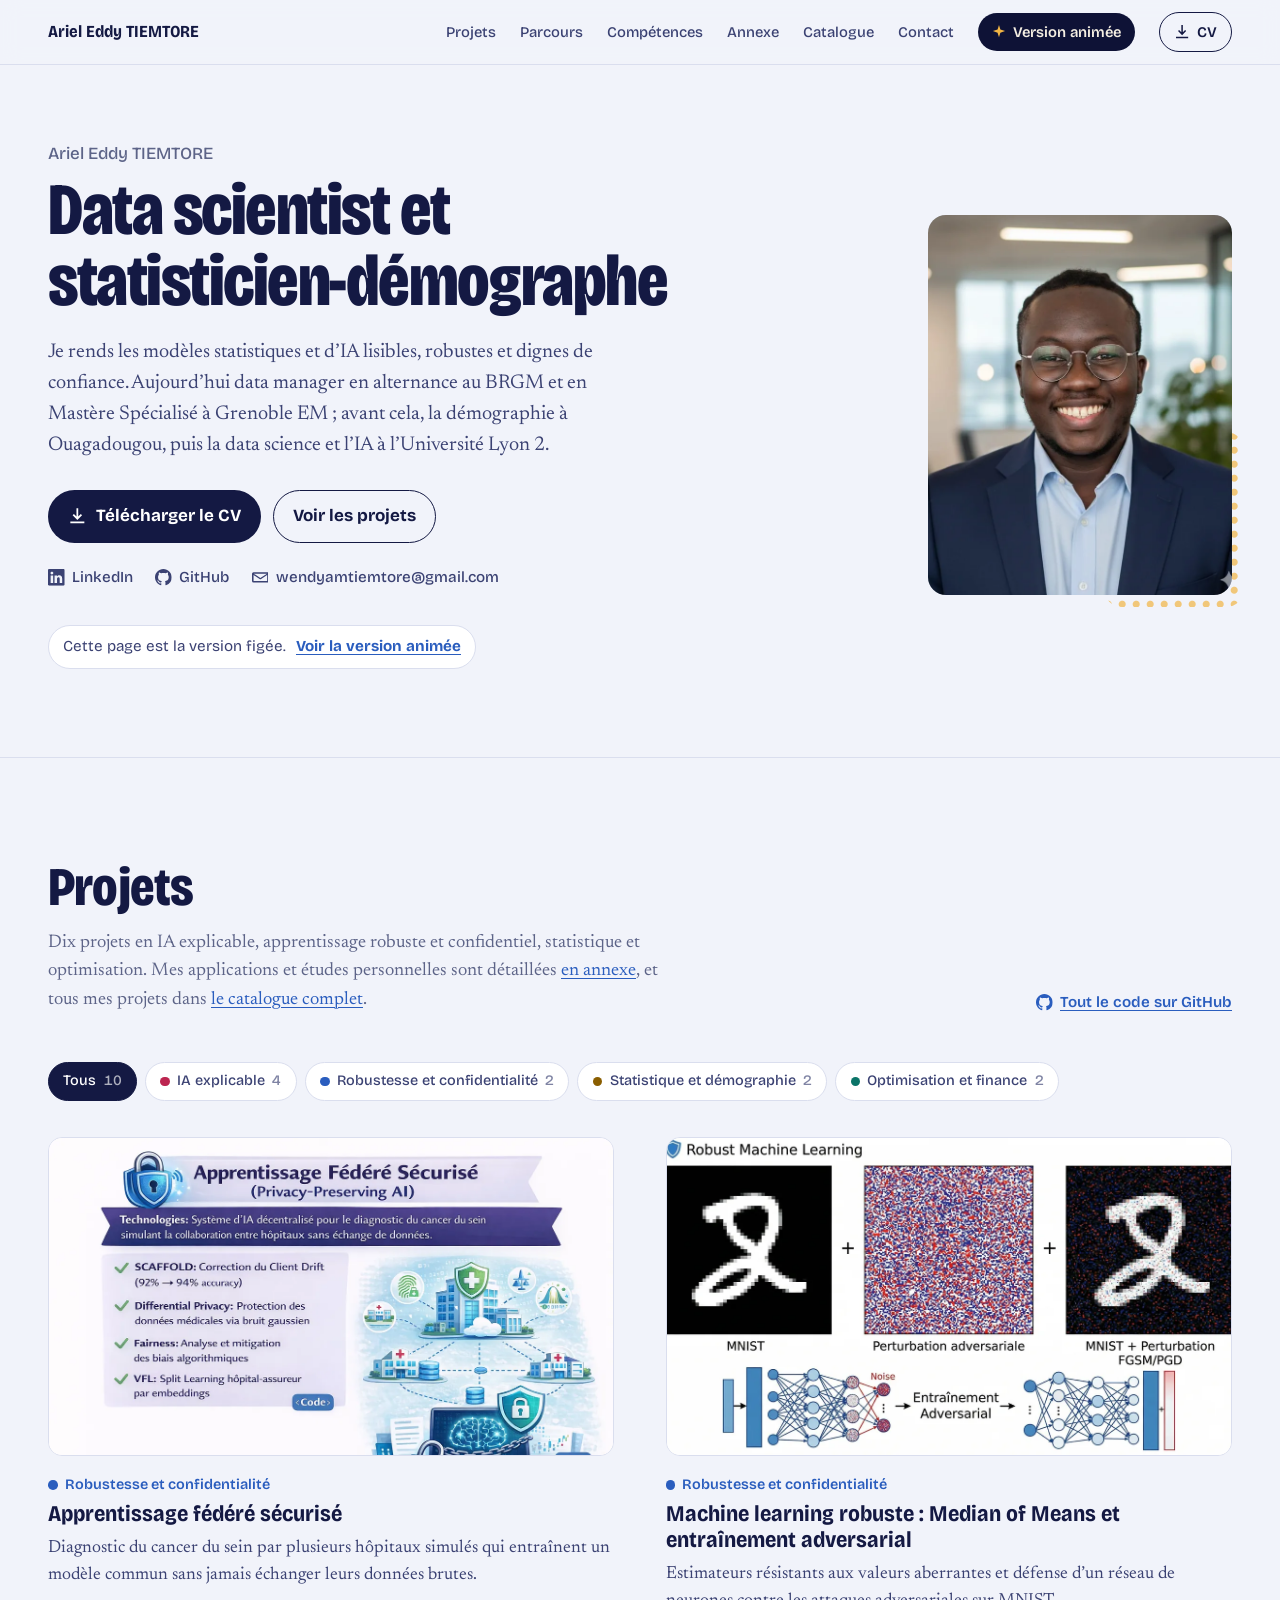
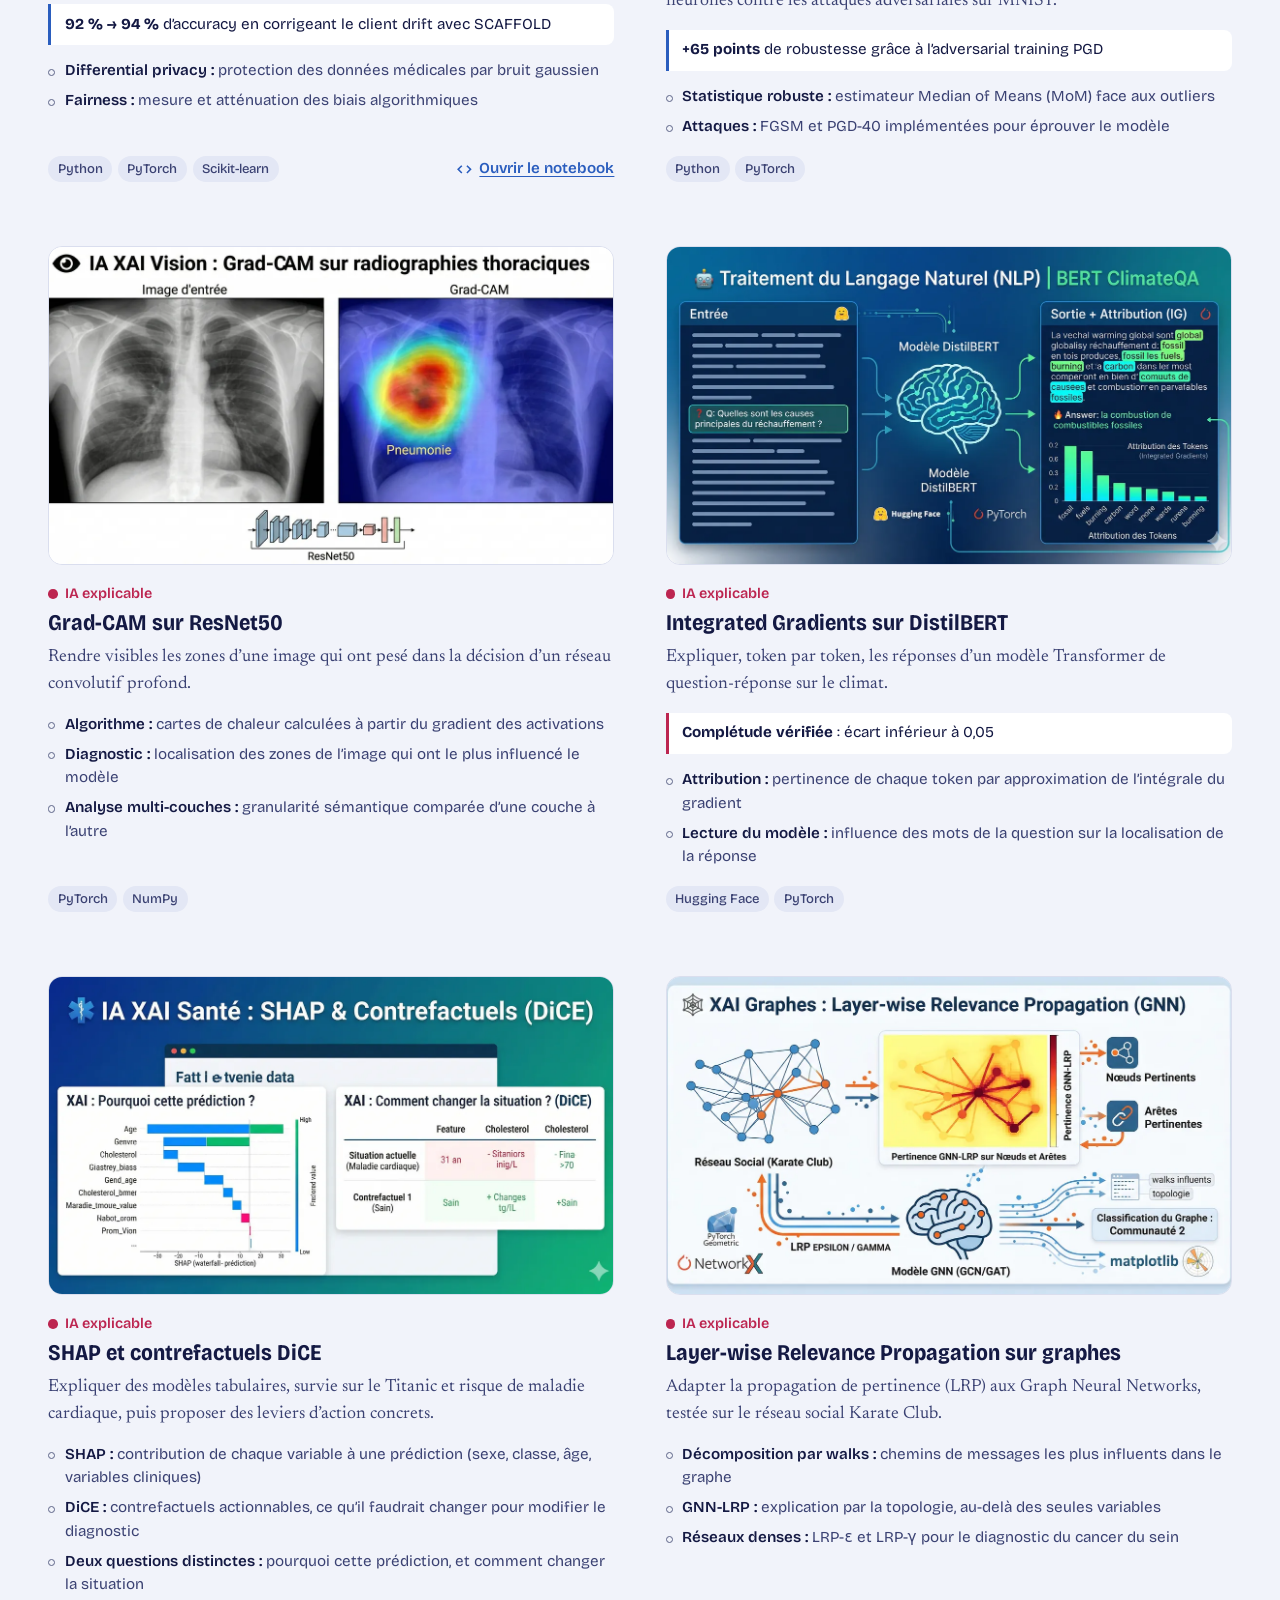
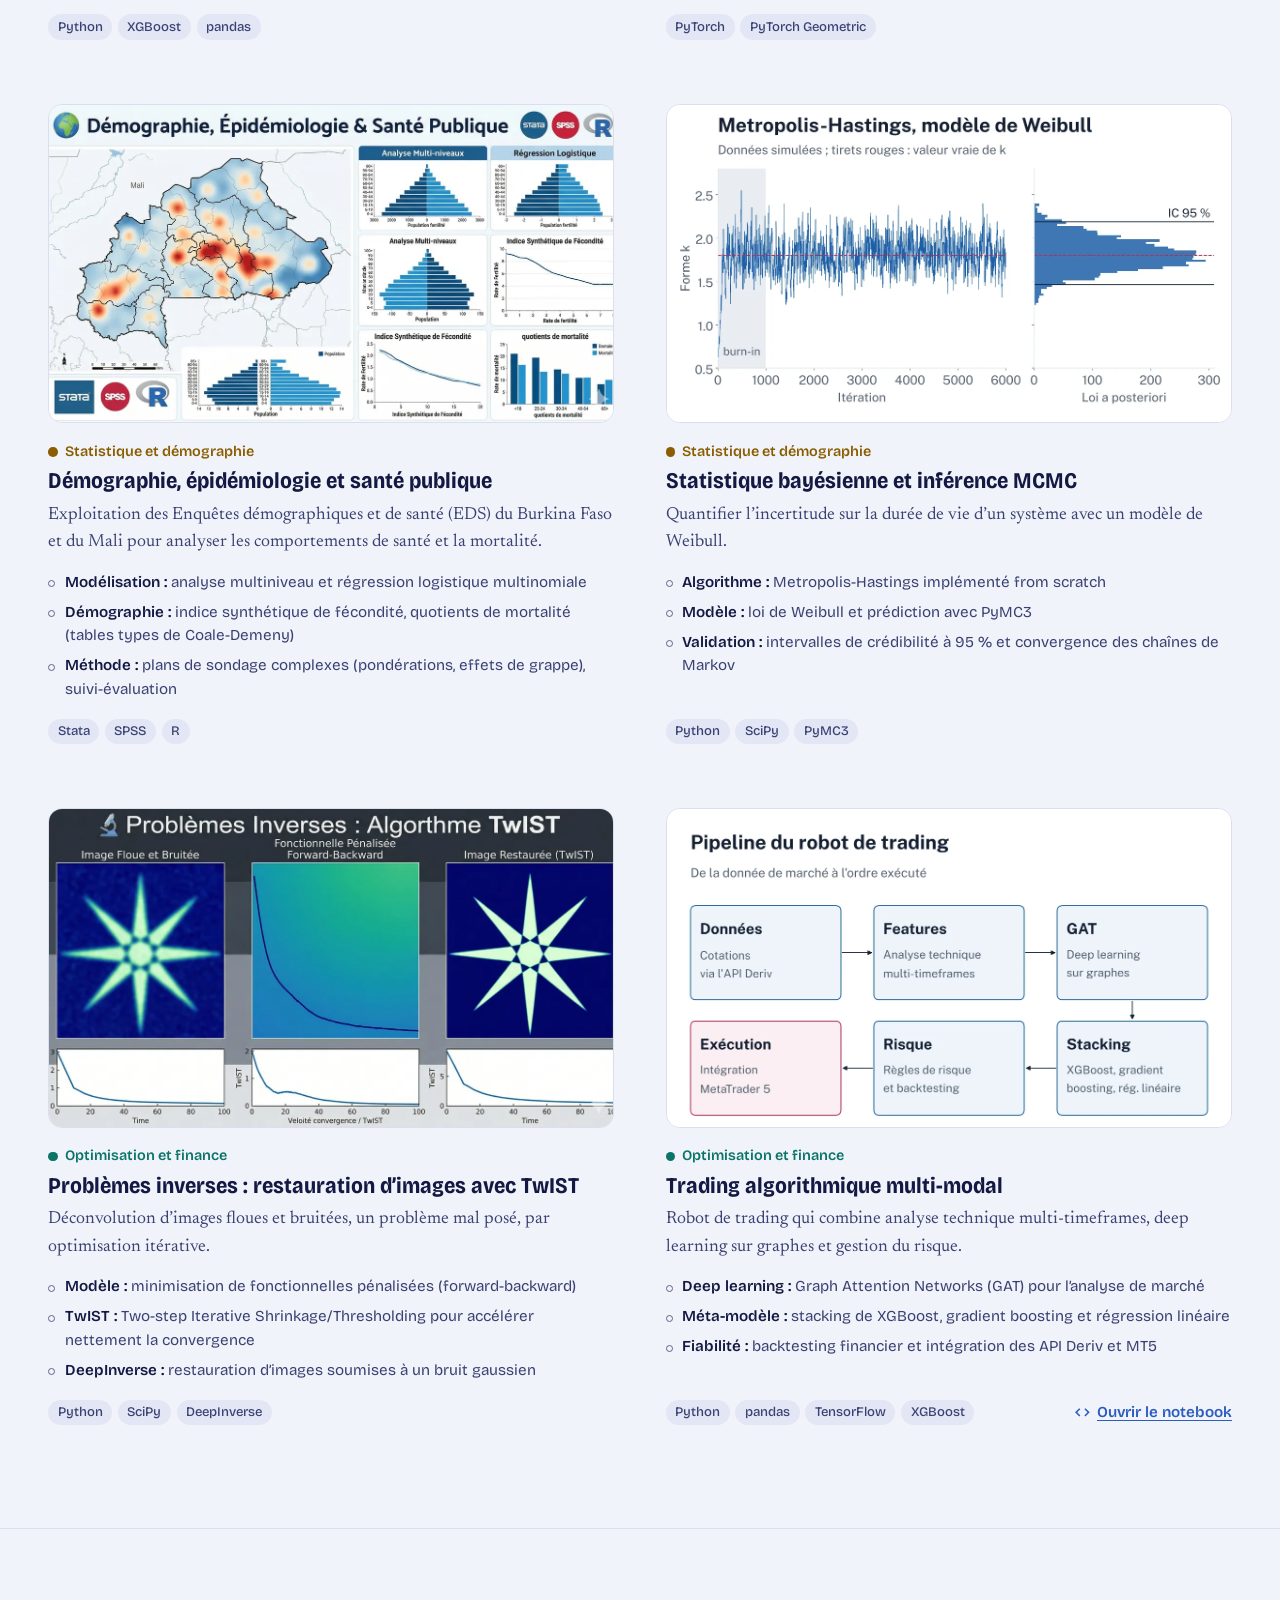
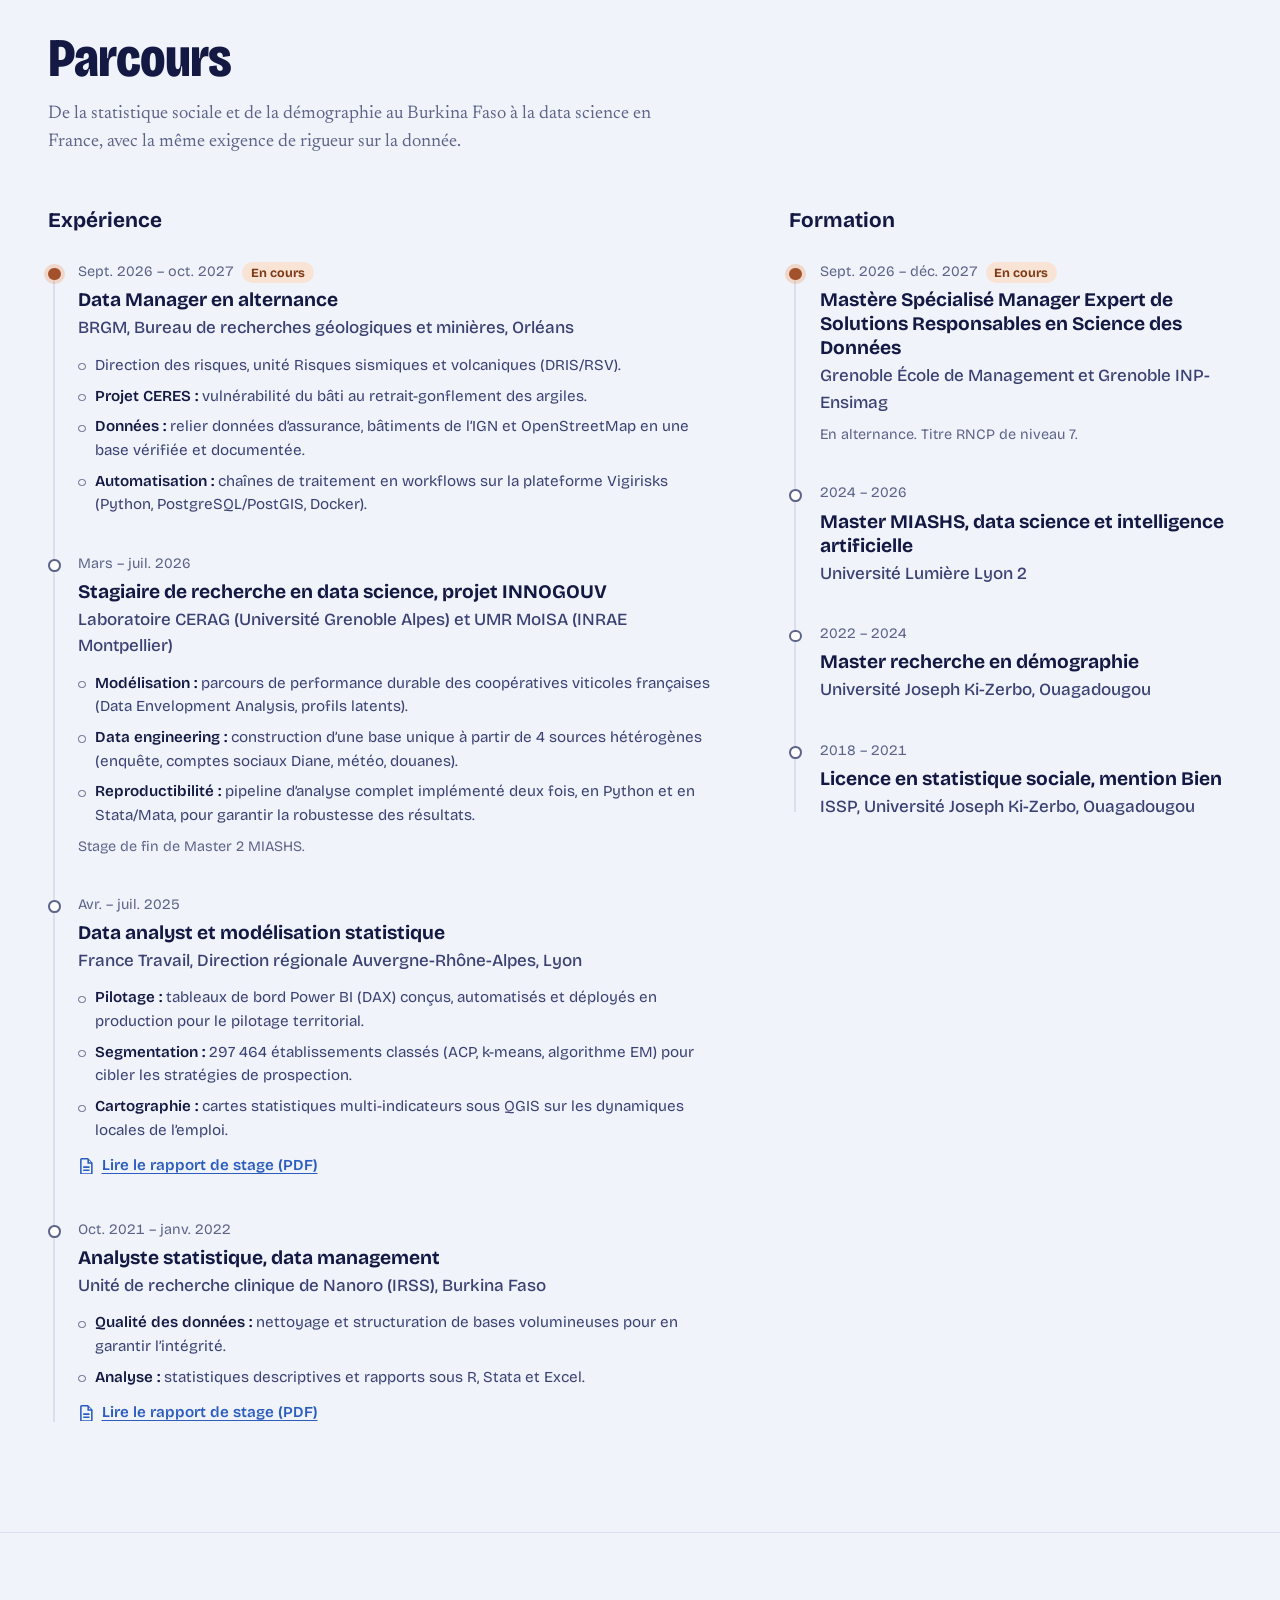
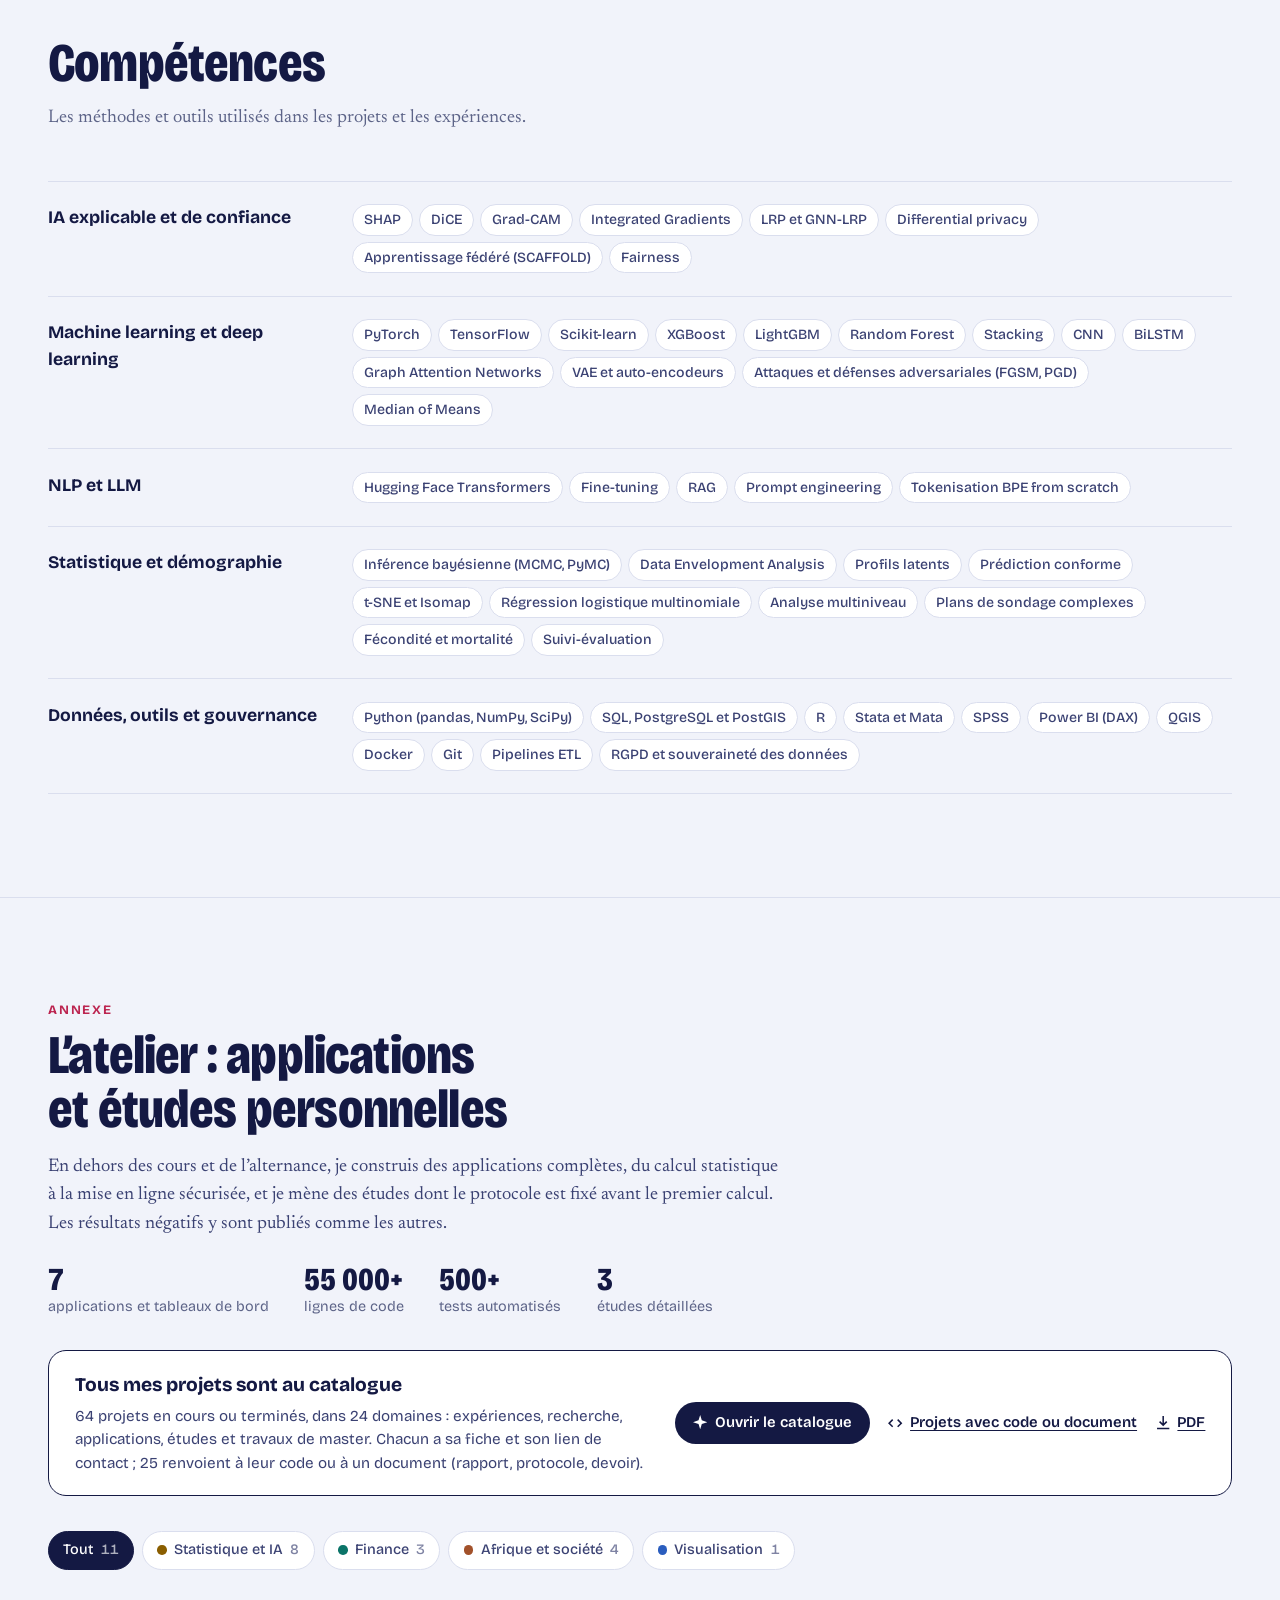
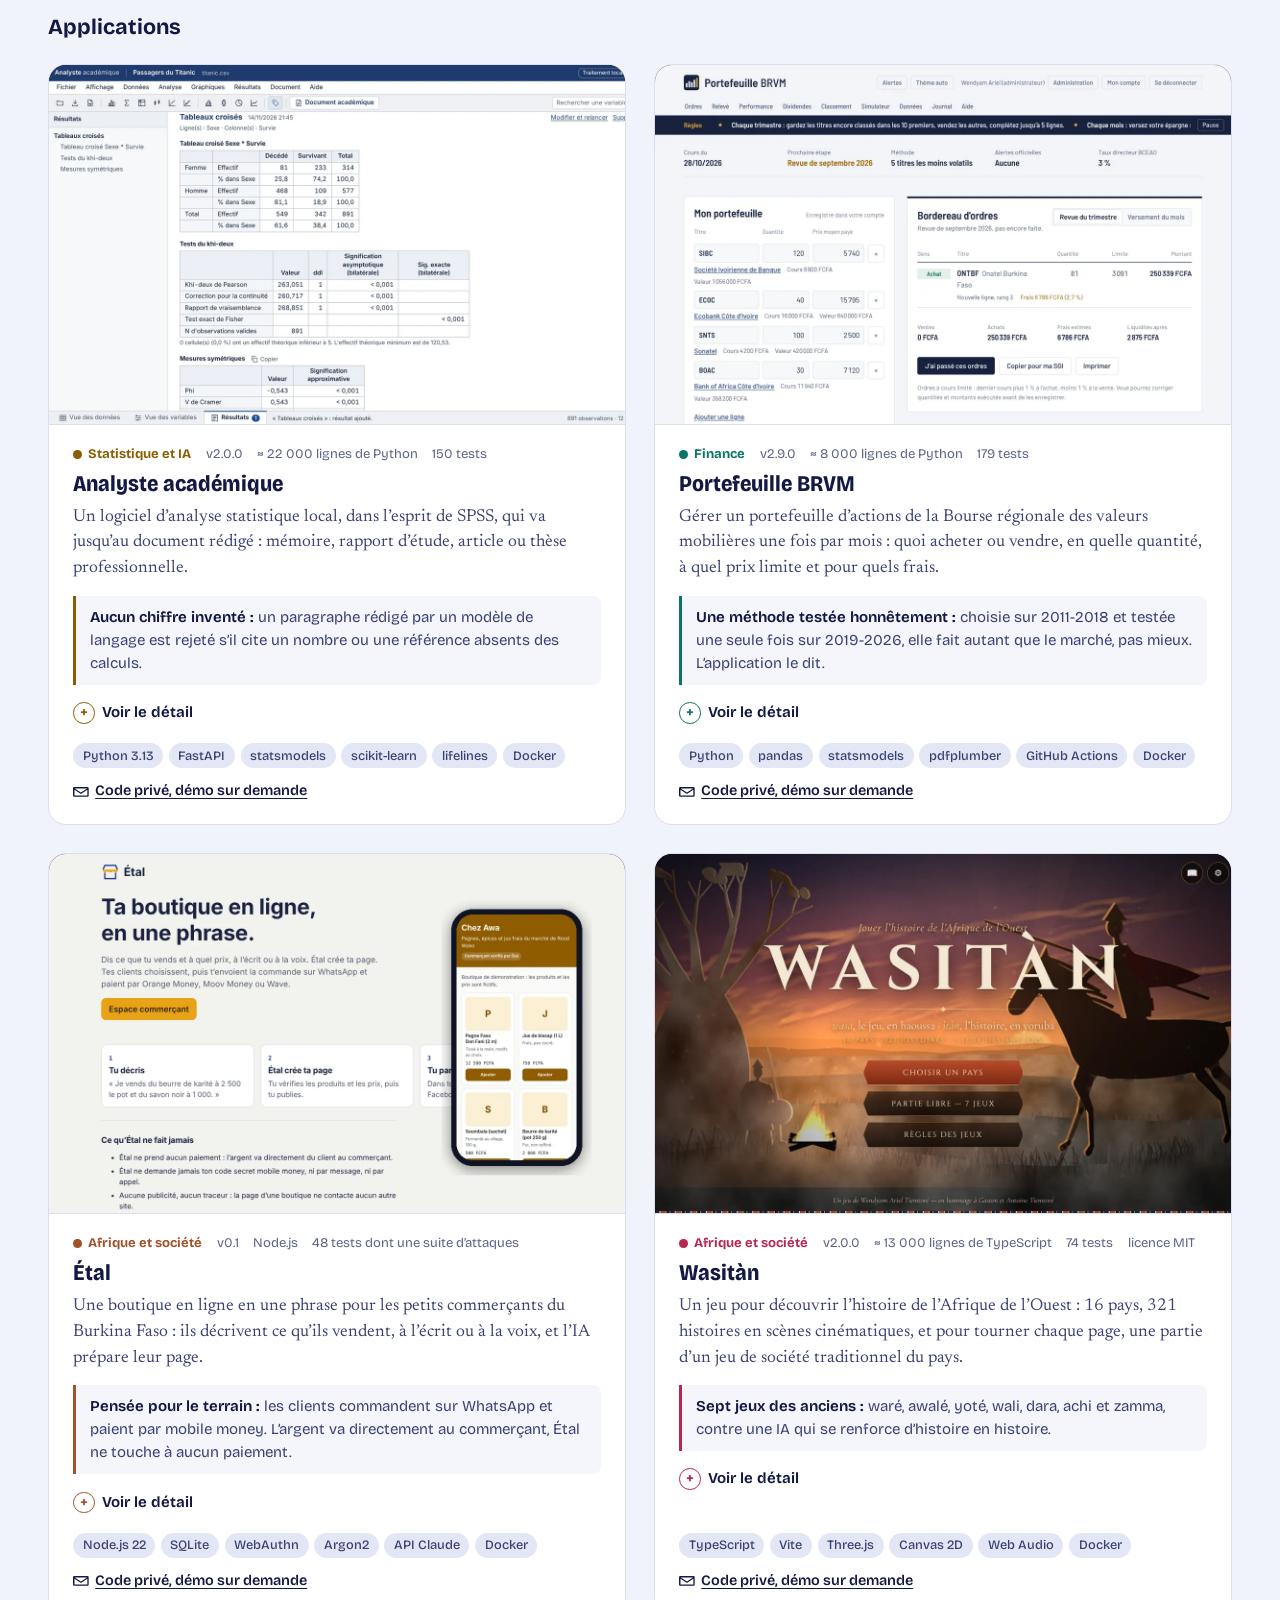
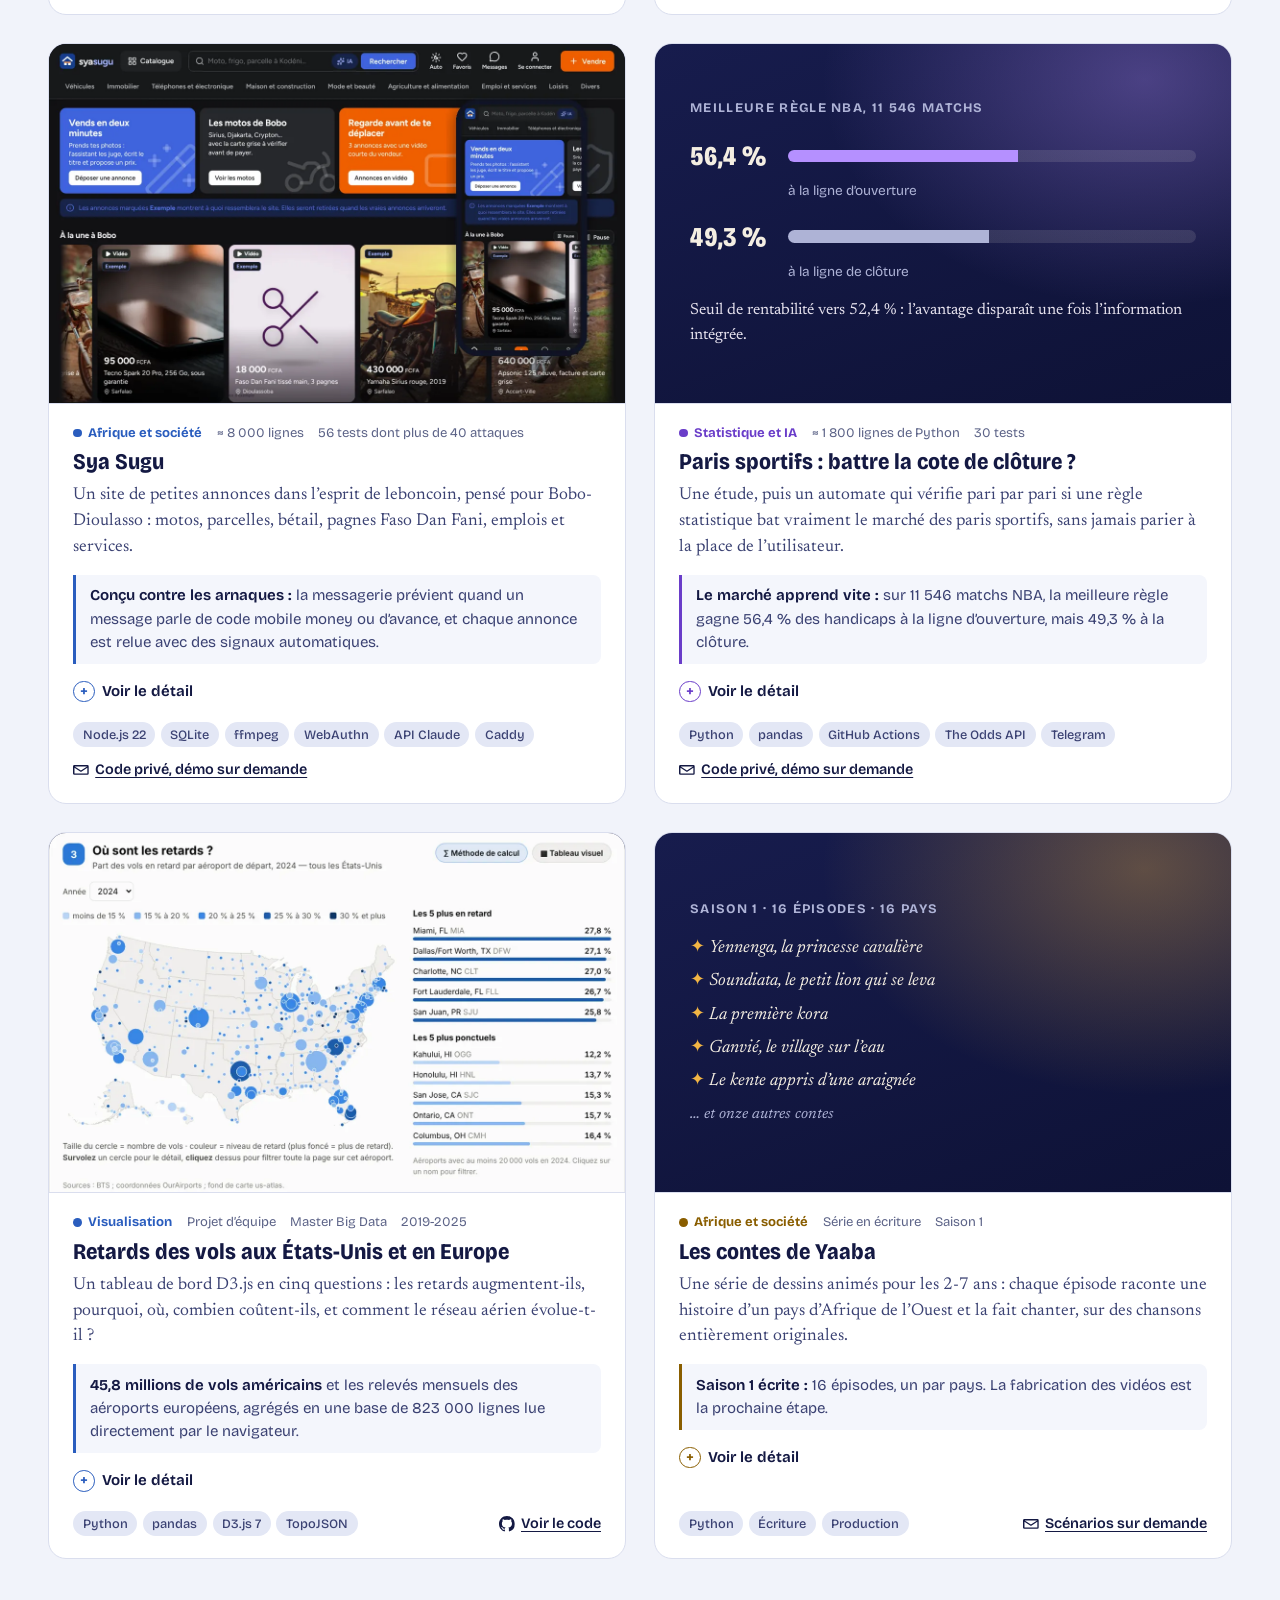
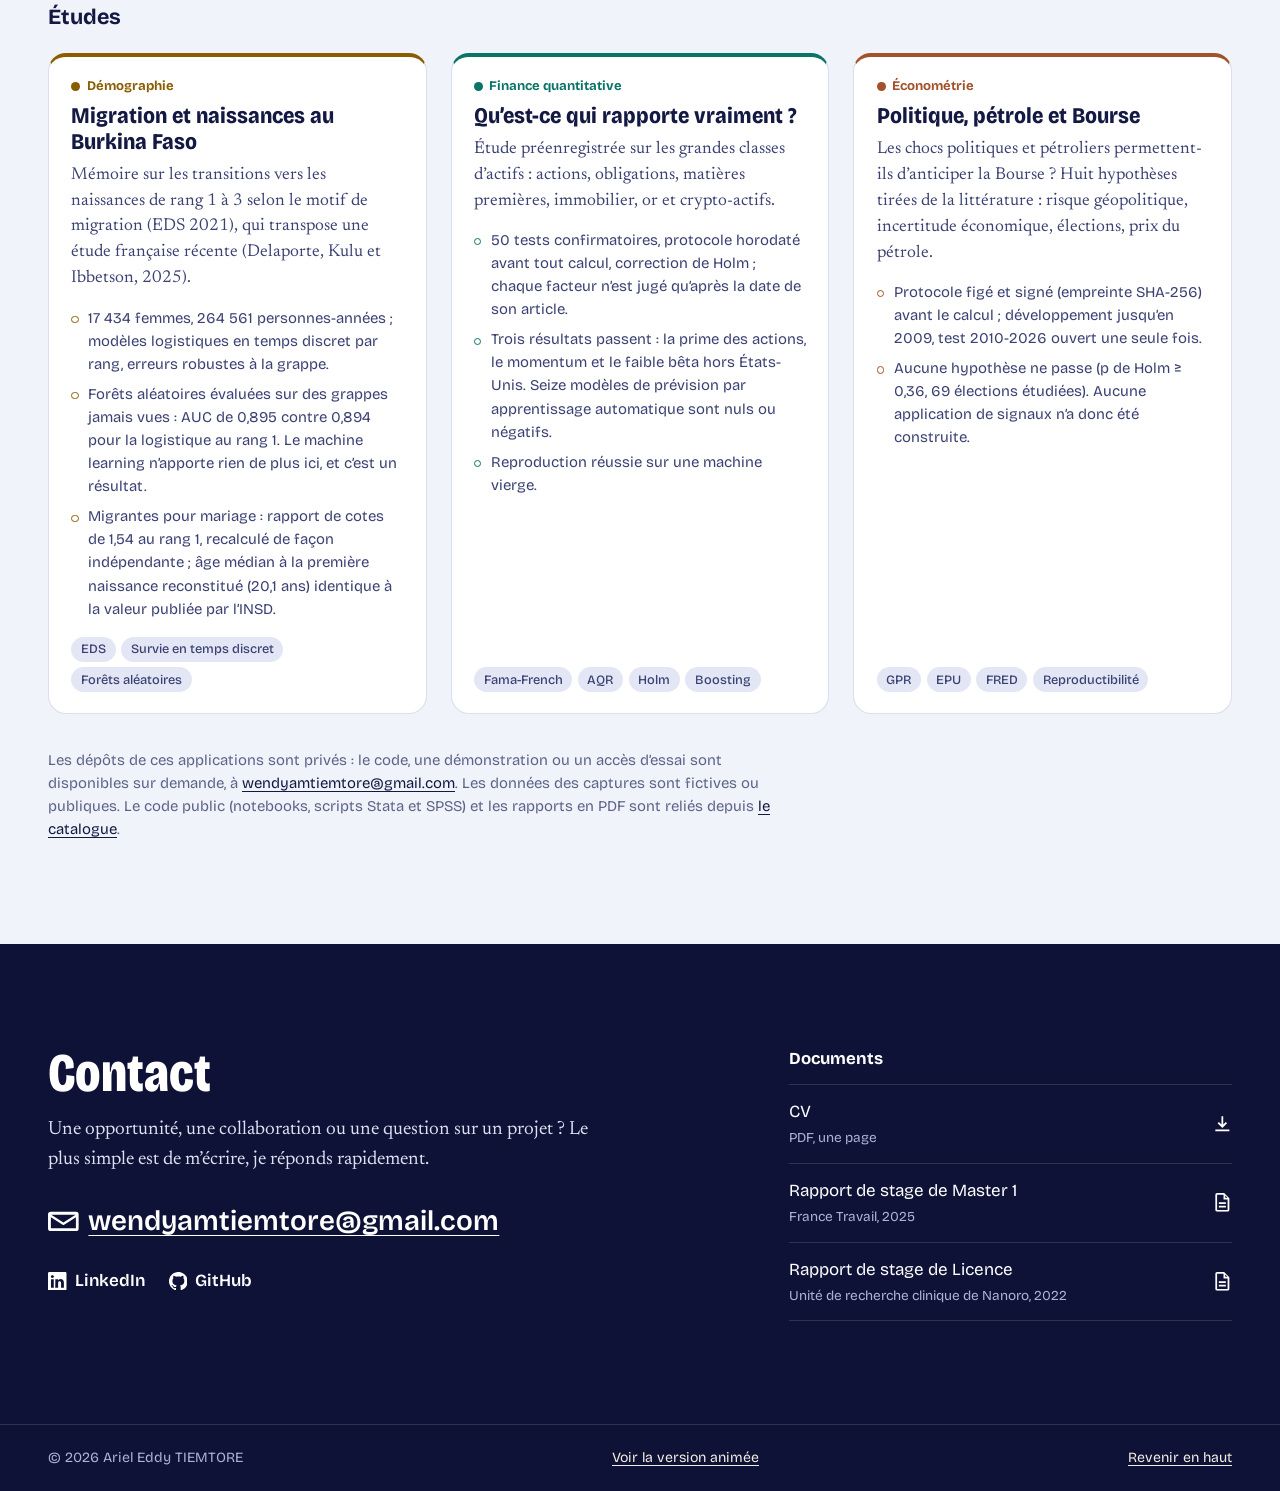
<file: statique.html>
<!DOCTYPE html>
<html lang="fr">
<head>
  <meta charset="UTF-8" />
  <meta name="viewport" content="width=device-width, initial-scale=1" />
  <title>Ariel Eddy TIEMTORE | Portfolio, version statique</title>
  <meta name="description" content="Portfolio d'Ariel Eddy TIEMTORE, data scientist et statisticien-démographe : projets en IA explicable, apprentissage robuste et fédéré, statistique et démographie, parcours et contact. Data manager en alternance au BRGM." />
  <meta name="author" content="Ariel Eddy TIEMTORE" />
  <meta name="theme-color" content="#F1F3FA" />
  <link rel="canonical" href="https://wendyam-ariel-tiemtore.github.io/Ariel-Eddy-Tiemtor-.github.io/statique.html" />
  <meta property="og:type" content="website" />
  <meta property="og:locale" content="fr_FR" />
  <meta property="og:title" content="Ariel Eddy TIEMTORE | Data scientist et statisticien-démographe" />
  <meta property="og:description" content="Projets, parcours, compétences et CV, en une page." />
  <meta property="og:url" content="https://wendyam-ariel-tiemtore.github.io/Ariel-Eddy-Tiemtor-.github.io/statique.html" />
  <meta property="og:image" content="https://wendyam-ariel-tiemtore.github.io/Ariel-Eddy-Tiemtor-.github.io/img/web/og-image.jpg" />
  <meta name="twitter:card" content="summary_large_image" />
  <link rel="icon" href="data:image/svg+xml,%3Csvg xmlns='http://www.w3.org/2000/svg' viewBox='0 0 64 64'%3E%3Crect width='64' height='64' rx='14' fill='%230E1236'/%3E%3Ccircle cx='20' cy='40' r='5' fill='%23F2B544'/%3E%3Ccircle cx='32' cy='26' r='5' fill='%23FF7096'/%3E%3Ccircle cx='45' cy='34' r='5' fill='%233CC8B4'/%3E%3Ccircle cx='38' cy='48' r='3' fill='%23F4EEE2'/%3E%3C/svg%3E" />
  <script>document.documentElement.classList.add("js");</script>
  <link rel="preconnect" href="https://fonts.googleapis.com" />
  <link rel="preconnect" href="https://fonts.gstatic.com" crossorigin />
  <link rel="stylesheet" href="https://fonts.googleapis.com/css2?family=Bricolage+Grotesque:opsz,wdth,wght@12..96,75..100,400..800&family=Newsreader:ital,opsz,wght@0,6..72,400..600;1,6..72,400..500&display=swap" />
  <style>
    :root {
      --night: #0E1236; --night-2: #171C4D; --star: #F4EEE2; --mist: #AEB3D6; --line: rgba(244, 238, 226, .14);
      --gold: #F2B544; --teal: #3CC8B4; --rose: #FF7096; --sky: #82B4FF; --grape: #B590FF; --clay: #E8975F;
      --paper: #F1F3FA; --surface: #FFFFFF; --ink: #141943; --ink-2: #3B4273; --muted: #5D6488; --rule: #DADEEE;
      --gold-d: #8A5E00; --teal-d: #0B7468; --rose-d: #BC2550; --sky-d: #2A5DBE; --grape-d: #6A3DC9; --clay-d: #A2512A;
      --display: "Bricolage Grotesque", "Arial Narrow", system-ui, sans-serif;
      --serif: "Newsreader", Georgia, "Times New Roman", serif;
      --wrap: 74rem; --gutter: clamp(1rem, 4vw, 2.75rem); --nav-h: 4rem;
    }
    *, *::before, *::after { box-sizing: border-box; }
    html { -webkit-text-size-adjust: 100%; scroll-behavior: smooth; scroll-padding-top: calc(var(--nav-h) + 1rem); }
    body { margin: 0; background: var(--paper); color: var(--ink); font-family: var(--display); font-optical-sizing: auto; font-size: 1.0625rem; line-height: 1.55; -webkit-font-smoothing: antialiased; }
    img { display: block; max-width: 100%; height: auto; }
    a { color: var(--sky-d); text-underline-offset: .18em; text-decoration-thickness: 1px; }
    a:hover { text-decoration-thickness: 2px; }
    h1, h2, h3, h4 { margin: 0; font-weight: 700; }
    p, ul, ol, dl, figure { margin: 0; }
    ul, ol { padding: 0; list-style: none; }
    button { font: inherit; color: inherit; }
    :focus-visible { outline: 2px solid var(--ink); outline-offset: 3px; border-radius: 4px; }
    .wrap { width: min(100% - 2 * var(--gutter), var(--wrap)); margin-inline: auto; }
    .icon { width: 1.1em; height: 1.1em; flex: none; fill: currentColor; }
    .skip-link { position: absolute; left: 1rem; top: -3rem; z-index: 100; padding: .6rem 1rem; background: var(--ink); color: #fff; border-radius: 6px; }
    .skip-link:focus { top: 1rem; color: #fff; }

    /* Navigation */
    .site-nav { position: sticky; top: 0; z-index: 60; background: rgba(241, 243, 250, .92); -webkit-backdrop-filter: blur(10px); backdrop-filter: blur(10px); box-shadow: 0 1px 0 var(--rule); }
    .nav-inner { display: flex; align-items: center; justify-content: space-between; gap: 1rem; height: var(--nav-h); }
    .brand { font-weight: 700; font-variation-settings: "wdth" 88; text-decoration: none; color: var(--ink); font-size: 1.05rem; }
    .nav-menu { display: flex; align-items: center; gap: 1.5rem; }
    .nav-menu a { font-size: .92rem; font-weight: 500; text-decoration: none; color: var(--ink-2); }
    .nav-menu a:hover { color: var(--ink); text-decoration: underline; }
    .nav-menu .nav-live { display: inline-flex; align-items: center; gap: .45rem; padding: .45rem .9rem; border-radius: 999px; background: var(--night); color: var(--star); font-weight: 600; }
    .nav-menu .nav-live:hover { color: #fff; text-decoration: none; background: var(--night-2); }
    .nav-menu .nav-live .spark { width: .95em; height: .95em; fill: var(--gold); }
    .nav-menu .nav-cv { padding: .45rem .85rem; border: 1.5px solid var(--ink); border-radius: 999px; display: inline-flex; gap: .45rem; align-items: center; color: var(--ink); font-weight: 600; }
    .nav-menu .nav-cv:hover { background: var(--ink); color: #fff; text-decoration: none; }
    .nav-toggle { display: none; }
    @media (max-width: 60rem) {
      .nav-toggle { display: inline-flex; align-items: center; padding: .45rem .8rem; cursor: pointer; background: transparent; border: 1.5px solid var(--ink); border-radius: 999px; font-weight: 600; font-size: .92rem; color: var(--ink); }
      .nav-menu { position: absolute; inset: var(--nav-h) 0 auto 0; flex-direction: column; align-items: stretch; gap: 0; padding: .5rem var(--gutter) 1.25rem; background: var(--paper); border-bottom: 1px solid var(--rule); }
      .js .nav-menu { display: none; }
      .js .nav-menu.is-open { display: flex; }
      .nav-menu a { padding: .8rem 0; font-size: 1.05rem; border-bottom: 1px solid var(--rule); }
      .nav-menu .nav-live, .nav-menu .nav-cv { margin-top: .8rem; justify-content: center; border-bottom: 0; }
    }

    /* Ouverture */
    .intro { padding: clamp(2.5rem, 6vw, 5rem) 0 clamp(3rem, 7vw, 5.5rem); }
    .intro-grid { display: grid; grid-template-columns: minmax(0, 1fr) minmax(14rem, 19rem); gap: clamp(2rem, 5vw, 4.5rem); align-items: center; }
    .intro-who { color: var(--muted); font-weight: 500; }
    .intro h1 { margin-top: .5rem; font-size: clamp(2.5rem, 1.5rem + 4.2vw, 4.6rem); line-height: .96; font-weight: 800; font-variation-settings: "wdth" 78; letter-spacing: -.02em; text-wrap: balance; }
    .intro-text { margin-top: 1.3rem; max-width: 38rem; font-family: var(--serif); font-size: 1.25rem; color: var(--ink-2); }
    .intro-actions { display: flex; flex-wrap: wrap; gap: .75rem; margin-top: 1.8rem; }
    .btn { display: inline-flex; align-items: center; gap: .55rem; padding: .78rem 1.2rem; border-radius: 999px; font-weight: 700; text-decoration: none; border: 1.5px solid transparent; }
    .btn-ink { background: var(--ink); color: #fff; }
    .btn-ink:hover { background: var(--night-2); color: #fff; }
    .btn-line { border-color: var(--ink); color: var(--ink); }
    .btn-line:hover { background: var(--ink); color: #fff; }
    .intro-links { display: flex; flex-wrap: wrap; gap: .4rem 1.4rem; margin-top: 1.4rem; font-size: .95rem; }
    .intro-links a { display: inline-flex; align-items: center; gap: .45rem; color: var(--ink-2); text-decoration: none; font-weight: 500; }
    .intro-links a:hover { color: var(--sky-d); text-decoration: underline; }
    .portrait { position: relative; }
    .portrait img { width: 100%; aspect-ratio: 4 / 5; object-fit: cover; object-position: 50% 30%; border-radius: 18px; background: var(--rule); }
    .portrait::after { content: ""; position: absolute; inset: auto -12px -12px auto; width: 46%; height: 46%; border-radius: 18px; z-index: -1;
      background: radial-gradient(circle at 30% 30%, var(--gold) 0 3px, transparent 4px) 0 0 / 14px 14px; opacity: .7; }
    .live-note { margin-top: 2rem; display: inline-flex; align-items: center; gap: .6rem; padding: .55rem .9rem; border-radius: 999px; background: var(--surface); border: 1px solid var(--rule); font-size: .95rem; color: var(--ink-2); }
    .live-note a { font-weight: 700; }
    @media (max-width: 52rem) {
      .intro-grid { grid-template-columns: 1fr; }
      .portrait { order: -1; width: min(12rem, 48vw); }
    }

    /* Sections */
    .section { padding: clamp(3.5rem, 8vw, 6.5rem) 0; border-top: 1px solid var(--rule); }
    .section-head { display: grid; grid-template-columns: minmax(0, 1fr) auto; align-items: end; gap: .9rem 2rem; margin-bottom: clamp(2rem, 4vw, 3rem); }
    .section-head h2 { font-size: clamp(2.1rem, 1.5rem + 2.4vw, 3.4rem); line-height: 1; font-weight: 800; font-variation-settings: "wdth" 80; letter-spacing: -.015em; }
    .section-lede { grid-column: 1; max-width: 40rem; color: var(--muted); font-family: var(--serif); font-size: 1.15rem; }
    .section-head .aside-link { grid-column: 2; grid-row: 1 / span 2; align-self: end; display: inline-flex; align-items: center; gap: .45rem; font-weight: 600; font-size: .95rem; }
    @media (max-width: 40rem) { .section-head { grid-template-columns: 1fr; } .section-head .aside-link { grid-column: 1; grid-row: auto; } }

    .filters { display: flex; flex-wrap: wrap; gap: .5rem; margin-bottom: 2.25rem; }
    .filter { display: inline-flex; align-items: center; gap: .45rem; padding: .45rem .9rem; cursor: pointer; border: 1.5px solid var(--rule); border-radius: 999px; background: var(--surface); color: var(--ink-2); font-weight: 500; font-size: .9rem; }
    .filter:hover { border-color: var(--ink-2); }
    .filter[aria-pressed="true"] { background: var(--ink); border-color: var(--ink); color: #fff; }
    .filter .n { opacity: .65; font-variant-numeric: tabular-nums; }
    .filter .dot { width: .6rem; height: .6rem; border-radius: 50%; background: var(--c); }
    .projects { display: grid; grid-template-columns: repeat(2, minmax(0, 1fr)); gap: clamp(2.5rem, 5vw, 4rem) clamp(1.5rem, 4vw, 3.5rem); }
    @media (max-width: 52rem) { .projects { grid-template-columns: 1fr; } }
    .project { display: flex; flex-direction: column; }
    .project[hidden] { display: none; }
    .project-media { overflow: hidden; border-radius: 14px; border: 1px solid var(--rule); background: var(--surface); }
    .project-media img { width: 100%; aspect-ratio: 16 / 9; object-fit: cover; object-position: 50% 0; }
    .project-theme { display: inline-flex; align-items: center; gap: .45rem; margin-top: 1.1rem; font-size: .9rem; font-weight: 600; color: var(--c); }
    .project-theme::before { content: ""; width: .6rem; height: .6rem; border-radius: 50%; background: currentColor; }
    .project h3 { margin-top: .3rem; font-size: 1.4rem; line-height: 1.15; font-weight: 700; font-variation-settings: "wdth" 88; }
    .project-desc { margin-top: .5rem; color: var(--ink-2); font-family: var(--serif); font-size: 1.1rem; max-width: 36rem; }
    .project-result { margin-top: .9rem; padding: .55rem .85rem; border-left: 3px solid var(--c); background: var(--surface); border-radius: 0 8px 8px 0; font-size: .95rem; }
    .project-points { margin-top: .9rem; display: grid; gap: .4rem; font-size: .95rem; color: var(--ink-2); }
    .project-points li, .tl-points li { position: relative; padding-left: 1.05rem; }
    .project-points li::before, .tl-points li::before { content: ""; position: absolute; left: 0; top: .62em; width: .45rem; height: .45rem; border-radius: 50%; border: 1.5px solid var(--muted); }
    .project-points b, .tl-points b { color: var(--ink); font-weight: 600; }
    .project-foot { display: flex; flex-wrap: wrap; align-items: center; justify-content: space-between; gap: .75rem 1rem; margin-top: auto; padding-top: 1.1rem; }
    .project-foot a { display: inline-flex; align-items: center; gap: .4rem; font-size: .95rem; font-weight: 600; }
    .chips { display: flex; flex-wrap: wrap; gap: .35rem; }
    .chips li { padding: .16rem .6rem; border-radius: 999px; background: #E3E7F5; color: var(--ink-2); font-size: .82rem; font-weight: 500; white-space: nowrap; }
    .t-xai { --c: var(--rose-d); } .t-robust { --c: var(--sky-d); } .t-stats { --c: var(--gold-d); } .t-optim { --c: var(--teal-d); }

    .path-cols { display: grid; grid-template-columns: minmax(0, 3fr) minmax(0, 2fr); gap: clamp(2.5rem, 6vw, 5rem); }
    @media (max-width: 52rem) { .path-cols { grid-template-columns: 1fr; } }
    .col-title { font-size: 1.3rem; font-weight: 700; margin-bottom: 1.5rem; }
    .timeline { position: relative; display: grid; gap: 2.25rem; }
    .timeline::before { content: ""; position: absolute; left: .32rem; top: .5rem; bottom: .5rem; width: 2px; background: var(--rule); }
    .tl-item { position: relative; padding-left: 1.9rem; }
    .tl-item::before { content: ""; position: absolute; left: 0; top: .4rem; width: .8rem; height: .8rem; border-radius: 50%; background: var(--surface); border: 2px solid var(--muted); }
    .tl-item.is-current::before { background: var(--clay-d); border-color: var(--clay-d); box-shadow: 0 0 0 4px rgba(232, 151, 95, .3); }
    .tl-date { display: flex; flex-wrap: wrap; gap: .5rem; align-items: center; font-size: .9rem; color: var(--muted); font-variant-numeric: tabular-nums; }
    .badge { padding: .05rem .55rem; border-radius: 999px; background: #F9E3D4; color: #7E3A16; font-size: .78rem; font-weight: 700; }
    .tl-item h4 { margin-top: .3rem; font-size: 1.2rem; line-height: 1.25; font-weight: 700; }
    .tl-org { margin-top: .2rem; color: var(--ink-2); font-weight: 500; }
    .tl-points { margin-top: .75rem; display: grid; gap: .45rem; color: var(--ink-2); font-size: .95rem; }
    .tl-note { margin-top: .5rem; color: var(--muted); font-size: .9rem; }
    .tl-link { display: inline-flex; align-items: center; gap: .4rem; margin-top: .75rem; font-size: .95rem; font-weight: 600; }

    .skills { border-top: 1px solid var(--rule); }
    .skill-row { display: grid; grid-template-columns: minmax(12rem, 17rem) minmax(0, 1fr); gap: .75rem 2rem; padding: 1.4rem 0; border-bottom: 1px solid var(--rule); }
    .skill-row dt { font-size: 1.1rem; font-weight: 700; }
    .skill-row dd { margin: 0; }
    .skill-row .chips li { font-size: .88rem; padding: .25rem .7rem; background: var(--surface); border: 1px solid var(--rule); }
    @media (max-width: 40rem) { .skill-row { grid-template-columns: 1fr; } }

    .contact { background: var(--night); color: #DCE0F2; border-top: 0; }
    .contact a { color: #fff; }
    .contact :focus-visible { outline-color: #fff; }
    .contact-grid { display: grid; grid-template-columns: minmax(0, 3fr) minmax(0, 2fr); gap: clamp(2.5rem, 6vw, 5rem); align-items: start; }
    @media (max-width: 52rem) { .contact-grid { grid-template-columns: 1fr; } }
    .contact h2 { font-size: clamp(2.1rem, 1.5rem + 2.4vw, 3.4rem); line-height: 1; font-weight: 800; font-variation-settings: "wdth" 80; color: #fff; }
    .contact-intro { margin-top: .9rem; max-width: 34rem; font-family: var(--serif); font-size: 1.2rem; }
    .contact-email { display: inline-flex; align-items: center; gap: .6rem; margin-top: 1.6rem; font-size: clamp(1.2rem, 1rem + 1.2vw, 1.75rem); font-weight: 600; word-break: break-all; }
    .contact-links { display: flex; flex-wrap: wrap; gap: .6rem 1.5rem; margin-top: 1.4rem; }
    .contact-links a { display: inline-flex; align-items: center; gap: .5rem; font-weight: 600; text-decoration: none; }
    .contact-links a:hover { text-decoration: underline; }
    .docs h3 { font-size: 1.05rem; color: #fff; margin-bottom: .75rem; }
    .docs ul { border-top: 1px solid var(--line); }
    .docs li { border-bottom: 1px solid var(--line); }
    .docs a { display: flex; align-items: center; justify-content: space-between; gap: 1rem; padding: .9rem 0; text-decoration: none; }
    .docs a span { display: block; }
    .docs a small { display: block; color: var(--mist); font-size: .85rem; margin-top: .1rem; }
    .docs a:hover span:first-child { text-decoration: underline; }
    .site-foot { background: var(--night); color: var(--mist); font-size: .88rem; border-top: 1px solid var(--line); }
    .site-foot .wrap { display: flex; flex-wrap: wrap; justify-content: space-between; gap: .5rem 1.5rem; padding: 1.4rem 0; }
    .site-foot a { color: var(--star); }
    @media (prefers-reduced-motion: reduce) { html { scroll-behavior: auto; } }
    @media print { .site-nav, .filters, .intro-actions, .live-note { display: none !important; } .contact, .site-foot { background: none; color: #000; } .contact a, .contact h2, .docs h3 { color: #000; } }
    /* annexe:css:debut */
    .ax-head { max-width: 46rem; }
    .ax-kicker { font-size: .8rem; font-weight: 700; letter-spacing: .14em; text-transform: uppercase; color: var(--ax-accent); }
    .ax-head h2 { margin-top: .5rem; font-size: clamp(2.1rem, 1.5rem + 2.4vw, 3.4rem); line-height: 1; font-weight: 800; font-variation-settings: "wdth" 80; letter-spacing: -.015em; text-wrap: balance; }
    .ax-lede { margin-top: 1rem; font-family: var(--serif); font-size: 1.15rem; color: var(--ax-ink-2); }
    .ax-stats { display: flex; flex-wrap: wrap; gap: .8rem 2.2rem; margin-top: 1.6rem; color: var(--ax-muted); font-size: .9rem; }
    .ax-stats b { display: block; font-size: 2rem; line-height: 1; font-weight: 800; font-variation-settings: "wdth" 80; color: var(--ax-ink); font-variant-numeric: tabular-nums; }
    @media (min-width: 60.01rem) and (max-width: 74rem) { .nav-menu a[href="catalogue.html"] { display: none; } }
    .ax-cat { display: flex; flex-wrap: wrap; align-items: center; justify-content: space-between; gap: 1rem 2rem; margin-top: 2rem; padding: 1.2rem clamp(1rem, 3vw, 1.6rem); border: 1.5px solid var(--ax-ink); border-radius: 18px; background: var(--ax-card); }
    .ax-cat-body { flex: 1 1 26rem; }
    .ax-cat-title { font-size: 1.2rem; font-weight: 750; color: var(--ax-ink); }
    .ax-cat-text { margin-top: .3rem; font-size: .95rem; color: var(--ax-ink-2); }
    .ax-cat-links { display: flex; flex-wrap: wrap; align-items: center; gap: .5rem 1.1rem; }
    .ax-cat-links a { display: inline-flex; align-items: center; gap: .4rem; font-weight: 600; font-size: .93rem; color: var(--ax-ink); }
    .ax-cat-links .ax-cat-btn { padding: .6rem 1.1rem; border-radius: 999px; background: var(--ax-ink); color: var(--ax-on-ink); text-decoration: none; }
    .ax-filters { display: flex; flex-wrap: wrap; gap: .5rem; margin-top: 2.2rem; }
    .ax-filter { display: inline-flex; align-items: center; gap: .45rem; padding: .45rem .9rem; cursor: pointer; border: 1.5px solid var(--ax-rule); border-radius: 999px; background: var(--ax-card); color: var(--ax-ink-2); font-weight: 500; font-size: .9rem; }
    .ax-filter:hover { border-color: var(--ax-ink-2); }
    .ax-filter[aria-pressed="true"] { background: var(--ax-ink); border-color: var(--ax-ink); color: var(--ax-on-ink); }
    .ax-filter .n { opacity: .65; font-variant-numeric: tabular-nums; }
    .ax-filter .dot { width: .6rem; height: .6rem; border-radius: 50%; background: var(--c); }
    .ax-f-stats { --c: var(--ax-gold); } .ax-f-finance { --c: var(--ax-teal); } .ax-f-afrique { --c: var(--ax-clay); } .ax-f-viz { --c: var(--ax-sky); }
    .ax-gold { --c: var(--ax-gold); } .ax-teal { --c: var(--ax-teal); } .ax-clay { --c: var(--ax-clay); }
    .ax-rose { --c: var(--ax-rose); } .ax-sky { --c: var(--ax-sky); } .ax-grape { --c: var(--ax-grape); }
    .ax-sub { margin: 2.6rem 0 1.2rem; font-size: 1.35rem; font-weight: 700; }
    .ax-sub[hidden], .ax-grid[hidden], .ax-studies[hidden] { display: none; }
    .ax-grid { display: grid; grid-template-columns: repeat(2, minmax(0, 1fr)); gap: clamp(1.1rem, 2.5vw, 1.75rem); }
    @media (max-width: 52rem) { .ax-grid { grid-template-columns: 1fr; } }
    .ax-card, .ax-study { border: 1px solid var(--ax-rule); border-radius: 18px; background: var(--ax-card); color: var(--ax-ink); }
    .ax-card { display: flex; flex-direction: column; overflow: hidden; }
    .ax-card[hidden], .ax-study[hidden] { display: none; }
    .ax-media { margin: 0; aspect-ratio: 16 / 10; overflow: hidden; border-bottom: 1px solid var(--ax-rule); background: #0E1236; }
    .ax-media img { width: 100%; height: 100%; object-fit: cover; object-position: 50% 0; }
    .ax-mock { display: flex; flex-direction: column; justify-content: center; gap: 1rem; padding: clamp(1.2rem, 4vw, 2.2rem); color: #F4EEE2;
      background: radial-gradient(80% 90% at 85% 10%, color-mix(in srgb, var(--c) 34%, transparent), transparent 70%), linear-gradient(160deg, #171C4D, #0E1236); }
    @media (max-width: 34rem) { .ax-mock { aspect-ratio: auto; } }
    .ax-mock-paris { --c: #B590FF; } .ax-mock-yaaba { --c: #F2B544; }
    .ax-mock-k { font-size: .82rem; font-weight: 700; letter-spacing: .1em; text-transform: uppercase; color: #AEB3D6; }
    .ax-bars { display: grid; gap: .9rem; }
    .ax-bar { display: grid; grid-template-columns: 5.2rem minmax(0, 1fr); align-items: center; gap: .2rem .9rem; }
    .ax-bar-v { font-size: 1.7rem; font-weight: 800; font-variation-settings: "wdth" 80; font-variant-numeric: tabular-nums; }
    .ax-bar-f { height: .8rem; border-radius: 999px; background: linear-gradient(90deg, var(--c) var(--w), rgba(244, 238, 226, .12) var(--w)); }
    .ax-bar-l { grid-column: 2; font-size: .85rem; color: #AEB3D6; }
    .ax-bar.is-close .ax-bar-f { background: linear-gradient(90deg, #AEB3D6 var(--w), rgba(244, 238, 226, .12) var(--w)); }
    .ax-mock-s { font-family: var(--serif); font-size: 1rem; color: #E6E2EE; }
    .ax-eps { display: grid; gap: .35rem; font-family: var(--serif); font-size: 1.12rem; font-style: italic; }
    .ax-eps li::before { content: "✦ "; color: var(--c); font-style: normal; }
    .ax-eps li:last-child { color: #AEB3D6; font-size: .98rem; }
    .ax-eps li:last-child::before { content: ""; }
    .ax-body { display: flex; flex-direction: column; flex: 1; padding: 1.2rem clamp(1.1rem, 2.5vw, 1.5rem) 1.35rem; }
    .ax-meta { display: flex; flex-wrap: wrap; align-items: center; gap: .3rem .9rem; font-size: .82rem; color: var(--ax-muted); }
    .ax-tag { display: inline-flex; align-items: center; gap: .4rem; font-weight: 700; color: var(--c); }
    .ax-tag::before { content: ""; width: .55rem; height: .55rem; border-radius: 50%; background: currentColor; }
    .ax-card h4, .ax-study h4 { margin-top: .4rem; font-size: 1.4rem; line-height: 1.15; font-weight: 750; font-variation-settings: "wdth" 88; }
    .ax-pitch { margin-top: .5rem; font-family: var(--serif); font-size: 1.08rem; line-height: 1.5; color: var(--ax-ink-2); }
    .ax-key { margin-top: .85rem; padding: .6rem .85rem; border-left: 3px solid var(--c); background: var(--ax-tint); border-radius: 0 8px 8px 0; font-size: .94rem; color: var(--ax-ink-2); }
    .ax-key b { color: var(--ax-ink); font-weight: 650; }
    .ax-more { margin-top: .9rem; }
    .ax-more summary { display: inline-flex; align-items: center; gap: .45rem; cursor: pointer; list-style: none; font-weight: 650; font-size: .94rem; color: var(--ax-ink); border-radius: 6px; }
    .ax-more summary::-webkit-details-marker { display: none; }
    .ax-more summary::before { content: "+"; display: inline-grid; place-items: center; width: 1.35rem; height: 1.35rem; border-radius: 50%; border: 1.5px solid var(--c); color: var(--c); font-weight: 700; line-height: 1; }
    .ax-more[open] summary::before { content: "−"; }
    .ax-more summary:hover { text-decoration: underline; }
    .ax-dl { display: grid; gap: .7rem; margin-top: .8rem; padding-top: .8rem; border-top: 1px solid var(--ax-rule); font-size: .94rem; }
    .ax-dl dt { font-weight: 700; color: var(--ax-ink); }
    .ax-dl dd { margin: .15rem 0 0; color: var(--ax-ink-2); }
    .ax-foot { display: flex; flex-wrap: wrap; align-items: center; justify-content: space-between; gap: .75rem 1rem; margin-top: auto; padding-top: 1.1rem; }
    .ax-chips { display: flex; flex-wrap: wrap; gap: .35rem; }
    .ax-chips li { padding: .16rem .6rem; border-radius: 999px; background: var(--ax-chip); color: var(--ax-ink-2); font-size: .8rem; font-weight: 500; white-space: nowrap; }
    .ax-link { display: inline-flex; align-items: center; gap: .4rem; font-weight: 600; font-size: .9rem; color: var(--ax-ink); }
    .ax-studies { display: grid; grid-template-columns: repeat(3, minmax(0, 1fr)); gap: clamp(1rem, 2.5vw, 1.5rem); }
    @media (max-width: 64rem) { .ax-studies { grid-template-columns: 1fr; } }
    .ax-study { display: flex; flex-direction: column; padding: 1.2rem clamp(1.1rem, 2.5vw, 1.4rem) 1.3rem; border-top: 4px solid var(--c); }
    .ax-points { display: grid; gap: .45rem; margin: .9rem 0 1rem; font-size: .93rem; color: var(--ax-ink-2); }
    .ax-points li { position: relative; padding-left: 1.05rem; }
    .ax-points li::before { content: ""; position: absolute; left: 0; top: .62em; width: .45rem; height: .45rem; border-radius: 50%; border: 1.5px solid var(--c); }
    .ax-study .ax-chips { margin-top: auto; }
    .ax-note { margin-top: 2.2rem; max-width: 46rem; font-size: .93rem; color: var(--ax-muted); }
    .ax-note a { color: var(--ax-ink); }
    /* annexe:css:fin */
    /* annexe:theme:debut */
    .annexe {
      --ax-card: var(--surface); --ax-rule: var(--rule); --ax-ink: var(--ink); --ax-ink-2: var(--ink-2); --ax-muted: var(--muted);
      --ax-on-ink: #fff; --ax-tint: #F4F6FC; --ax-chip: #E3E7F5; --ax-accent: var(--rose-d);
      --ax-gold: var(--gold-d); --ax-teal: var(--teal-d); --ax-clay: var(--clay-d); --ax-rose: var(--rose-d); --ax-sky: var(--sky-d); --ax-grape: var(--grape-d);
    }
    @media print { .ax-filters { display: none !important; } .ax-more > :not(summary) { display: grid; } }
    /* annexe:theme:fin */
  </style>
</head>
<body>
  <a class="skip-link" href="#projets">Aller aux projets</a>
  <svg width="0" height="0" style="position:absolute" aria-hidden="true">
    <symbol id="i-github" viewbox="0 0 16 16"><path d="M8 0C3.58 0 0 3.58 0 8c0 3.54 2.29 6.53 5.47 7.59.4.07.55-.17.55-.38 0-.19-.01-.82-.01-1.49-2.01.37-2.53-.49-2.69-.94-.09-.23-.48-.94-.82-1.13-.28-.15-.68-.52-.01-.53.63-.01 1.08.58 1.23.82.72 1.21 1.87.87 2.33.66.07-.52.28-.87.51-1.07-1.78-.2-3.64-.89-3.64-3.95 0-.87.31-1.59.82-2.15-.08-.2-.36-1.02.08-2.12 0 0 .67-.21 2.2.82.64-.18 1.32-.27 2-.27.68 0 1.36.09 2 .27 1.53-1.04 2.2-.82 2.2-.82.44 1.1.16 1.92.08 2.12.51.56.82 1.27.82 2.15 0 3.07-1.87 3.75-3.65 3.95.29.25.54.73.54 1.48 0 1.07-.01 1.93-.01 2.2 0 .21.15.46.55.38A8.01 8.01 0 0 0 16 8c0-4.42-3.58-8-8-8Z"></path></symbol>
    <symbol id="i-linkedin" viewbox="0 0 16 16"><path d="M0 1.15C0 .52.53 0 1.18 0h13.64C15.47 0 16 .52 16 1.15v13.7c0 .63-.53 1.15-1.18 1.15H1.18C.53 16 0 15.48 0 14.85V1.15Zm4.94 12.24V6.17H2.54v7.22h2.4Zm-1.2-8.2c.84 0 1.36-.56 1.36-1.25-.02-.71-.52-1.25-1.34-1.25-.82 0-1.36.54-1.36 1.25 0 .7.52 1.25 1.33 1.25h.01Zm4.92 8.2V9.36c0-.22.02-.43.08-.59.18-.43.57-.88 1.23-.88.87 0 1.22.66 1.22 1.63v3.87h2.4V9.25c0-2.22-1.18-3.25-2.76-3.25-1.27 0-1.84.7-2.16 1.19v.02h-.02l.02-.02V6.17h-2.4c.03.68 0 7.22 0 7.22h2.4Z"></path></symbol>
    <symbol id="i-mail" viewbox="0 0 16 16"><path d="M1.5 3h13A1.5 1.5 0 0 1 16 4.5v7a1.5 1.5 0 0 1-1.5 1.5h-13A1.5 1.5 0 0 1 0 11.5v-7A1.5 1.5 0 0 1 1.5 3Zm.2 1.5L8 8.6l6.3-4.1H1.7Zm12.8 1.3L8.4 9.8a.75.75 0 0 1-.8 0L1.5 5.8v5.7h13V5.8Z"></path></symbol>
    <symbol id="i-download" viewbox="0 0 16 16"><path d="M8.75 1v7.19l2.22-2.22 1.06 1.06L8 11.06 3.97 7.03l1.06-1.06 2.22 2.22V1h1.5ZM2 12.5h12V14H2v-1.5Z"></path></symbol>
    <symbol id="i-file" viewbox="0 0 16 16"><path d="M3.5 0h6.06L14 4.44V14.5A1.5 1.5 0 0 1 12.5 16h-9A1.5 1.5 0 0 1 2 14.5v-13A1.5 1.5 0 0 1 3.5 0Zm0 1.5v13h9V5.5H9V1.5H3.5Zm7 .56V4h1.94L10.5 2.06ZM5 8h6v1.5H5V8Zm0 3h6v1.5H5V11Z"></path></symbol>
    <symbol id="i-code" viewbox="0 0 16 16"><path d="m5.03 3.97 1.06 1.06L3.12 8l2.97 2.97-1.06 1.06L1 8l4.03-4.03Zm5.94 0L15 8l-4.03 4.03-1.06-1.06L12.88 8 9.91 5.03l1.06-1.06Z"></path></symbol>
    <symbol id="i-spark" viewBox="0 0 16 16"><path d="M8 0l1.6 5.2L15 7l-5.4 1.8L8 14 6.4 8.8 1 7l5.4-1.8L8 0Z"/></symbol>
  </svg>

  <header class="site-nav">
    <div class="wrap nav-inner">
      <a class="brand" href="#top">Ariel Eddy TIEMTORE</a>
      <button class="nav-toggle" type="button" aria-expanded="false" aria-controls="nav-menu">Menu</button>
      <nav aria-label="Navigation principale">
        <div class="nav-menu" id="nav-menu">
          <a href="#projets">Projets</a>
          <a href="#parcours">Parcours</a>
          <a href="#competences">Compétences</a>
          <!-- annexe:lien --><a href="#annexe">Annexe</a><!-- /annexe:lien -->
          <!-- annexe:lien --><a href="catalogue.html">Catalogue</a><!-- /annexe:lien -->
          <a href="#contact">Contact</a>
          <a class="nav-live" href="./"><svg class="spark" aria-hidden="true"><use href="#i-spark"/></svg> Version animée</a>
          <a class="nav-cv" href="cv_Ariel_data.pdf" target="_blank" rel="noopener"><svg class="icon" aria-hidden="true"><use href="#i-download"/></svg> CV</a>
        </div>
      </nav>
    </div>
  </header>

  <main>
    <section class="intro" id="top" aria-labelledby="t-intro">
      <div class="wrap intro-grid">
        <div>
          <p class="intro-who">Ariel Eddy TIEMTORE</p>
          <h1 id="t-intro">Data scientist et statisticien-démographe</h1>
          <p class="intro-text">Je rends les modèles statistiques et d’IA lisibles, robustes et dignes de confiance. Aujourd’hui data manager en alternance au BRGM et en Mastère Spécialisé à Grenoble EM ; avant cela, la démographie à Ouagadougou, puis la data science et l’IA à l’Université Lyon 2.</p>
          <div class="intro-actions">
            <a class="btn btn-ink" href="cv_Ariel_data.pdf" target="_blank" rel="noopener"><svg class="icon" aria-hidden="true"><use href="#i-download"/></svg> Télécharger le CV</a>
            <a class="btn btn-line" href="#projets">Voir les projets</a>
          </div>
          <ul class="intro-links">
            <li><a href="https://linkedin.com/in/ariel-eddy-tiemtore" target="_blank" rel="noopener"><svg class="icon" aria-hidden="true"><use href="#i-linkedin"/></svg> LinkedIn</a></li>
            <li><a href="https://github.com/wendyam-ariel-tiemtore" target="_blank" rel="noopener"><svg class="icon" aria-hidden="true"><use href="#i-github"/></svg> GitHub</a></li>
            <li><a href="mailto:wendyamtiemtore@gmail.com"><svg class="icon" aria-hidden="true"><use href="#i-mail"/></svg> wendyamtiemtore@gmail.com</a></li>
          </ul>
          <p class="live-note">Cette page est la version figée. <a href="./">Voir la version animée</a></p>
        </div>
        <figure class="portrait">
          <img src="img/web/portrait.webp" data-fallback="img/photo_cv_ariel.jpeg" onerror="this.onerror=null;this.src=this.dataset.fallback" alt="Portrait d'Ariel Eddy TIEMTORE" width="720" height="801" fetchpriority="high" />
        </figure>
      </div>
    </section>

    <section class="section" id="projets" aria-labelledby="projets-titre">
      <div class="wrap">
        <header class="section-head">
          <h2 id="projets-titre">Projets</h2>
          <p class="section-lede">Dix projets en IA explicable, apprentissage robuste et confidentiel, statistique et optimisation.<!-- annexe:lien --> Mes applications et études personnelles sont détaillées <a href="#annexe">en annexe</a>, et tous mes projets dans <a href="catalogue.html">le catalogue complet</a>.<!-- /annexe:lien --></p>
          <a class="aside-link" href="https://github.com/wendyam-ariel-tiemtore" target="_blank" rel="noopener"><svg class="icon" aria-hidden="true"><use href="#i-github"/></svg> Tout le code sur GitHub</a>
        </header>
        <div aria-label="Filtrer les projets par thème" class="filters" role="group">
<button aria-pressed="true" class="filter" data-filter="all" type="button">Tous <span class="n">10</span></button>
<button aria-pressed="false" class="filter t-xai" data-filter="xai" type="button"><span aria-hidden="true" class="dot"></span>IA explicable <span class="n">4</span></button>
<button aria-pressed="false" class="filter t-robust" data-filter="robust" type="button"><span aria-hidden="true" class="dot"></span>Robustesse et confidentialité <span class="n">2</span></button>
<button aria-pressed="false" class="filter t-stats" data-filter="stats" type="button"><span aria-hidden="true" class="dot"></span>Statistique et démographie <span class="n">2</span></button>
<button aria-pressed="false" class="filter t-optim" data-filter="optim" type="button"><span aria-hidden="true" class="dot"></span>Optimisation et finance <span class="n">2</span></button>
</div>
        <div class="projects" id="project-list">
<article class="project t-robust" data-theme="robust">
<figure class="project-media">
<img alt="Schéma d'hôpitaux qui entraînent un modèle commun sans partager leurs données" data-fallback="img/federated-learning.png" decoding="async" height="800" loading="lazy" onerror="this.onerror=null;this.src=this.dataset.fallback" src="img/web/federated-learning.webp" width="1200"/>
</figure>
<p class="project-theme">Robustesse et confidentialité</p>
<h3>Apprentissage fédéré sécurisé</h3>
<p class="project-desc">Diagnostic du cancer du sein par plusieurs hôpitaux simulés qui entraînent un modèle commun sans jamais échanger leurs données brutes.</p>
<p class="project-result"><strong>92 % → 94 %</strong> d’accuracy en corrigeant le client drift avec SCAFFOLD</p>
<ul class="project-points">
<li><b>Differential privacy :</b> protection des données médicales par bruit gaussien</li>
<li><b>Fairness :</b> mesure et atténuation des biais algorithmiques</li>
</ul>
<div class="project-foot">
<ul class="chips"><li>Python</li><li>PyTorch</li><li>Scikit-learn</li></ul>
<a href="https://github.com/wendyam-ariel-tiemtore/Ariel-Eddy-Tiemtor-.github.io/blob/main/federated-learning.ipynb" rel="noopener" target="_blank"><svg aria-hidden="true" class="icon"><use href="#i-code"></use></svg> Ouvrir le notebook</a>
</div>
</article>
<article class="project t-robust" data-theme="robust">
<figure class="project-media">
<img alt="Chiffre MNIST, perturbation adversariale et image perturbée" data-fallback="img/robust_ml.png" decoding="async" height="655" loading="lazy" onerror="this.onerror=null;this.src=this.dataset.fallback" src="img/web/robust-ml.webp" width="1200"/>
</figure>
<p class="project-theme">Robustesse et confidentialité</p>
<h3>Machine learning robuste : Median of Means et entraînement adversarial</h3>
<p class="project-desc">Estimateurs résistants aux valeurs aberrantes et défense d’un réseau de neurones contre les attaques adversariales sur MNIST.</p>
<p class="project-result"><strong>+65 points</strong> de robustesse grâce à l’adversarial training PGD</p>
<ul class="project-points">
<li><b>Statistique robuste :</b> estimateur Median of Means (MoM) face aux outliers</li>
<li><b>Attaques :</b> FGSM et PGD-40 implémentées pour éprouver le modèle</li>
</ul>
<div class="project-foot">
<ul class="chips"><li>Python</li><li>PyTorch</li></ul>
</div>
</article>
<article class="project t-xai" data-theme="xai">
<figure class="project-media">
<img alt="Carte de chaleur Grad-CAM superposée à l'image d'entrée d'un ResNet50" data-fallback="img/IA XAI Vision (Grad-CAM).png" decoding="async" height="655" loading="lazy" onerror="this.onerror=null;this.src=this.dataset.fallback" src="img/web/xai-gradcam.webp" width="1200"/>
</figure>
<p class="project-theme">IA explicable</p>
<h3>Grad-CAM sur ResNet50</h3>
<p class="project-desc">Rendre visibles les zones d’une image qui ont pesé dans la décision d’un réseau convolutif profond.</p>
<ul class="project-points">
<li><b>Algorithme :</b> cartes de chaleur calculées à partir du gradient des activations</li>
<li><b>Diagnostic :</b> localisation des zones de l’image qui ont le plus influencé le modèle</li>
<li><b>Analyse multi-couches :</b> granularité sémantique comparée d’une couche à l’autre</li>
</ul>
<div class="project-foot">
<ul class="chips"><li>PyTorch</li><li>NumPy</li></ul>
</div>
</article>
<article class="project t-xai" data-theme="xai">
<figure class="project-media">
<img alt="Attribution par token d'une réponse de DistilBERT sur une question climatique" data-fallback="img/03_BERT_ClimateQA.ipynb.png" decoding="async" height="655" loading="lazy" onerror="this.onerror=null;this.src=this.dataset.fallback" src="img/web/xai-integrated-gradients.webp" width="1200"/>
</figure>
<p class="project-theme">IA explicable</p>
<h3>Integrated Gradients sur DistilBERT</h3>
<p class="project-desc">Expliquer, token par token, les réponses d’un modèle Transformer de question-réponse sur le climat.</p>
<p class="project-result"><strong>Complétude vérifiée</strong> : écart inférieur à 0,05</p>
<ul class="project-points">
<li><b>Attribution :</b> pertinence de chaque token par approximation de l’intégrale du gradient</li>
<li><b>Lecture du modèle :</b> influence des mots de la question sur la localisation de la réponse</li>
</ul>
<div class="project-foot">
<ul class="chips"><li>Hugging Face</li><li>PyTorch</li></ul>
</div>
</article>
<article class="project t-xai" data-theme="xai">
<figure class="project-media">
<img alt="Graphique SHAP et tableau de contrefactuels DiCE" data-fallback="img/IA XAI Santé (DiCE Contrefactuels).png" decoding="async" height="655" loading="lazy" onerror="this.onerror=null;this.src=this.dataset.fallback" src="img/web/xai-shap-dice.webp" width="1200"/>
</figure>
<p class="project-theme">IA explicable</p>
<h3>SHAP et contrefactuels DiCE</h3>
<p class="project-desc">Expliquer des modèles tabulaires, survie sur le Titanic et risque de maladie cardiaque, puis proposer des leviers d’action concrets.</p>
<ul class="project-points">
<li><b>SHAP :</b> contribution de chaque variable à une prédiction (sexe, classe, âge, variables cliniques)</li>
<li><b>DiCE :</b> contrefactuels actionnables, ce qu’il faudrait changer pour modifier le diagnostic</li>
<li><b>Deux questions distinctes :</b> pourquoi cette prédiction, et comment changer la situation</li>
</ul>
<div class="project-foot">
<ul class="chips"><li>Python</li><li>XGBoost</li><li>pandas</li></ul>
</div>
</article>
<article class="project t-xai" data-theme="xai">
<figure class="project-media">
<img alt="Pertinence GNN-LRP sur les nœuds et arêtes du graphe Karate Club" data-fallback="img/02_GNN_LRP_Graphs.png" decoding="async" height="655" loading="lazy" onerror="this.onerror=null;this.src=this.dataset.fallback" src="img/web/xai-gnn-lrp.webp" width="1200"/>
</figure>
<p class="project-theme">IA explicable</p>
<h3>Layer-wise Relevance Propagation sur graphes</h3>
<p class="project-desc">Adapter la propagation de pertinence (LRP) aux Graph Neural Networks, testée sur le réseau social Karate Club.</p>
<ul class="project-points">
<li><b>Décomposition par walks :</b> chemins de messages les plus influents dans le graphe</li>
<li><b>GNN-LRP :</b> explication par la topologie, au-delà des seules variables</li>
<li><b>Réseaux denses :</b> LRP-ε et LRP-γ pour le diagnostic du cancer du sein</li>
</ul>
<div class="project-foot">
<ul class="chips"><li>PyTorch</li><li>PyTorch Geometric</li></ul>
</div>
</article>
<article class="project t-stats" data-theme="stats">
<figure class="project-media">
<img alt="Carte du Burkina Faso, pyramides des âges et indicateurs de fécondité et de mortalité" data-fallback="img/Démographie &amp; Santé Publique.png" decoding="async" height="655" loading="lazy" onerror="this.onerror=null;this.src=this.dataset.fallback" src="img/web/demographie-sante.webp" width="1200"/>
</figure>
<p class="project-theme">Statistique et démographie</p>
<h3>Démographie, épidémiologie et santé publique</h3>
<p class="project-desc">Exploitation des Enquêtes démographiques et de santé (EDS) du Burkina Faso et du Mali pour analyser les comportements de santé et la mortalité.</p>
<ul class="project-points">
<li><b>Modélisation :</b> analyse multiniveau et régression logistique multinomiale</li>
<li><b>Démographie :</b> indice synthétique de fécondité, quotients de mortalité (tables types de Coale-Demeny)</li>
<li><b>Méthode :</b> plans de sondage complexes (pondérations, effets de grappe), suivi-évaluation</li>
</ul>
<div class="project-foot">
<ul class="chips"><li>Stata</li><li>SPSS</li><li>R</li></ul>
</div>
</article>
<article class="project t-stats" data-theme="stats">
<figure class="project-media">
<img alt="Trace d'une chaîne Metropolis-Hastings et loi a posteriori du paramètre de forme d'une loi de Weibull, sur données simulées" data-fallback="img/bayesian_inference.png" decoding="async" height="675" loading="lazy" onerror="this.onerror=null;this.src=this.dataset.fallback" src="img/web/bayesian-mcmc.webp" width="1200"/>
</figure>
<p class="project-theme">Statistique et démographie</p>
<h3>Statistique bayésienne et inférence MCMC</h3>
<p class="project-desc">Quantifier l’incertitude sur la durée de vie d’un système avec un modèle de Weibull.</p>
<ul class="project-points">
<li><b>Algorithme :</b> Metropolis-Hastings implémenté from scratch</li>
<li><b>Modèle :</b> loi de Weibull et prédiction avec PyMC3</li>
<li><b>Validation :</b> intervalles de crédibilité à 95 % et convergence des chaînes de Markov</li>
</ul>
<div class="project-foot">
<ul class="chips"><li>Python</li><li>SciPy</li><li>PyMC3</li></ul>
</div>
</article>
<article class="project t-optim" data-theme="optim">
<figure class="project-media">
<img alt="Image floue et bruitée, courbe de convergence et image restaurée par TwIST" data-fallback="img/Problèmes Inverses (TwIST).png" decoding="async" height="655" loading="lazy" onerror="this.onerror=null;this.src=this.dataset.fallback" src="img/web/inverse-problems-twist.webp" width="1200"/>
</figure>
<p class="project-theme">Optimisation et finance</p>
<h3>Problèmes inverses : restauration d’images avec TwIST</h3>
<p class="project-desc">Déconvolution d’images floues et bruitées, un problème mal posé, par optimisation itérative.</p>
<ul class="project-points">
<li><b>Modèle :</b> minimisation de fonctionnelles pénalisées (forward-backward)</li>
<li><b>TwIST :</b> Two-step Iterative Shrinkage/Thresholding pour accélérer nettement la convergence</li>
<li><b>DeepInverse :</b> restauration d’images soumises à un bruit gaussien</li>
</ul>
<div class="project-foot">
<ul class="chips"><li>Python</li><li>SciPy</li><li>DeepInverse</li></ul>
</div>
</article>
<article class="project t-optim" data-theme="optim">
<figure class="project-media">
<img alt="Schéma du pipeline : données de marché, features, Graph Attention Network, stacking, gestion du risque, exécution" data-fallback="img/trading_vix75.png" decoding="async" height="675" loading="lazy" onerror="this.onerror=null;this.src=this.dataset.fallback" src="img/web/trading-pipeline.webp" width="1200"/>
</figure>
<p class="project-theme">Optimisation et finance</p>
<h3>Trading algorithmique multi-modal</h3>
<p class="project-desc">Robot de trading qui combine analyse technique multi-timeframes, deep learning sur graphes et gestion du risque.</p>
<ul class="project-points">
<li><b>Deep learning :</b> Graph Attention Networks (GAT) pour l’analyse de marché</li>
<li><b>Méta-modèle :</b> stacking de XGBoost, gradient boosting et régression linéaire</li>
<li><b>Fiabilité :</b> backtesting financier et intégration des API Deriv et MT5</li>
</ul>
<div class="project-foot">
<ul class="chips"><li>Python</li><li>pandas</li><li>TensorFlow</li><li>XGBoost</li></ul>
<a href="https://github.com/wendyam-ariel-tiemtore/Ariel-Eddy-Tiemtor-.github.io/blob/main/trading.ipynb" rel="noopener" target="_blank"><svg aria-hidden="true" class="icon"><use href="#i-code"></use></svg> Ouvrir le notebook</a>
</div>
</article>
</div>
      </div>
    </section>

    <section class="section" id="parcours" aria-labelledby="parcours-titre">
      <div class="wrap">
        <header class="section-head">
          <h2 id="parcours-titre">Parcours</h2>
          <p class="section-lede">De la statistique sociale et de la démographie au Burkina Faso à la data science en France, avec la même exigence de rigueur sur la donnée.</p>
        </header>
        <div class="path-cols">
<div>
<h3 class="col-title">Expérience</h3>
<ol class="timeline">
<li class="tl-item is-current">
<p class="tl-date"><span><time datetime="2026-09">Sept. 2026</time> – <time datetime="2027-10">oct. 2027</time></span> <span class="badge">En cours</span></p>
<h4>Data Manager en alternance</h4>
<p class="tl-org">BRGM, Bureau de recherches géologiques et minières, Orléans</p>
<ul class="tl-points"><li>Direction des risques, unité Risques sismiques et volcaniques (DRIS/RSV).</li><li><b>Projet CERES :</b> vulnérabilité du bâti au retrait-gonflement des argiles.</li><li><b>Données :</b> relier données d’assurance, bâtiments de l’IGN et OpenStreetMap en une base vérifiée et documentée.</li><li><b>Automatisation :</b> chaînes de traitement en workflows sur la plateforme Vigirisks (Python, PostgreSQL/PostGIS, Docker).</li></ul>
</li>
<li class="tl-item">
<p class="tl-date"><span><time datetime="2026-03">Mars</time> – <time datetime="2026-07">juil. 2026</time></span></p>
<h4>Stagiaire de recherche en data science, projet INNOGOUV</h4>
<p class="tl-org">Laboratoire CERAG (Université Grenoble Alpes) et UMR MoISA (INRAE Montpellier)</p>
<ul class="tl-points">
<li><b>Modélisation :</b> parcours de performance durable des coopératives viticoles françaises (Data Envelopment Analysis, profils latents).</li>
<li><b>Data engineering :</b> construction d’une base unique à partir de 4 sources hétérogènes (enquête, comptes sociaux Diane, météo, douanes).</li>
<li><b>Reproductibilité :</b> pipeline d’analyse complet implémenté deux fois, en Python et en Stata/Mata, pour garantir la robustesse des résultats.</li>
</ul>
<p class="tl-note">Stage de fin de Master 2 MIASHS.</p>
</li>
<li class="tl-item">
<p class="tl-date"><span><time datetime="2025-04">Avr.</time> – <time datetime="2025-07">juil. 2025</time></span></p>
<h4>Data analyst et modélisation statistique</h4>
<p class="tl-org">France Travail, Direction régionale Auvergne-Rhône-Alpes, Lyon</p>
<ul class="tl-points">
<li><b>Pilotage :</b> tableaux de bord Power BI (DAX) conçus, automatisés et déployés en production pour le pilotage territorial.</li>
<li><b>Segmentation :</b> 297 464 établissements classés (ACP, k-means, algorithme EM) pour cibler les stratégies de prospection.</li>
<li><b>Cartographie :</b> cartes statistiques multi-indicateurs sous QGIS sur les dynamiques locales de l’emploi.</li>
</ul>
<a class="tl-link" href="Rapport_de_stage_M1_TIEMTORE.pdf" rel="noopener" target="_blank"><svg aria-hidden="true" class="icon"><use href="#i-file"></use></svg> Lire le rapport de stage (PDF)</a>
</li>
<li class="tl-item">
<p class="tl-date"><span><time datetime="2021-10">Oct. 2021</time> – <time datetime="2022-01">janv. 2022</time></span></p>
<h4>Analyste statistique, data management</h4>
<p class="tl-org">Unité de recherche clinique de Nanoro (IRSS), Burkina Faso</p>
<ul class="tl-points">
<li><b>Qualité des données :</b> nettoyage et structuration de bases volumineuses pour en garantir l’intégrité.</li>
<li><b>Analyse :</b> statistiques descriptives et rapports sous R, Stata et Excel.</li>
</ul>
<a class="tl-link" href="Rapport_de_stage_L3_TIEMTORE.pdf" rel="noopener" target="_blank"><svg aria-hidden="true" class="icon"><use href="#i-file"></use></svg> Lire le rapport de stage (PDF)</a>
</li>
</ol>
</div>
<div>
<h3 class="col-title">Formation</h3>
<ol class="timeline">
<li class="tl-item is-current">
<p class="tl-date"><span><time datetime="2026-09">Sept. 2026</time> – <time datetime="2027-12">déc. 2027</time></span> <span class="badge">En cours</span></p>
<h4>Mastère Spécialisé Manager Expert de Solutions Responsables en Science des Données</h4>
<p class="tl-org">Grenoble École de Management et Grenoble INP-Ensimag</p>
<p class="tl-note">En alternance. Titre RNCP de niveau 7.</p>
</li>
<li class="tl-item">
<p class="tl-date"><span>2024 – 2026</span></p>
<h4>Master MIASHS, data science et intelligence artificielle</h4>
<p class="tl-org">Université Lumière Lyon 2</p>
</li>
<li class="tl-item">
<p class="tl-date"><span>2022 – 2024</span></p>
<h4>Master recherche en démographie</h4>
<p class="tl-org">Université Joseph Ki-Zerbo, Ouagadougou</p>
</li>
<li class="tl-item">
<p class="tl-date"><span>2018 – 2021</span></p>
<h4>Licence en statistique sociale, mention Bien</h4>
<p class="tl-org">ISSP, Université Joseph Ki-Zerbo, Ouagadougou</p>
</li>
</ol>
</div>
</div>
      </div>
    </section>

    <section class="section" id="competences" aria-labelledby="competences-titre">
      <div class="wrap">
        <header class="section-head">
          <h2 id="competences-titre">Compétences</h2>
          <p class="section-lede">Les méthodes et outils utilisés dans les projets et les expériences.</p>
        </header>
        <dl class="skills">
<div class="skill-row">
<dt>IA explicable et de confiance</dt>
<dd><ul class="chips"><li>SHAP</li><li>DiCE</li><li>Grad-CAM</li><li>Integrated Gradients</li><li>LRP et GNN-LRP</li><li>Differential privacy</li><li>Apprentissage fédéré (SCAFFOLD)</li><li>Fairness</li></ul></dd>
</div>
<div class="skill-row">
<dt>Machine learning et deep learning</dt>
<dd><ul class="chips"><li>PyTorch</li><li>TensorFlow</li><li>Scikit-learn</li><li>XGBoost</li><li>LightGBM</li><li>Random Forest</li><li>Stacking</li><li>CNN</li><li>BiLSTM</li><li>Graph Attention Networks</li><li>VAE et auto-encodeurs</li><li>Attaques et défenses adversariales (FGSM, PGD)</li><li>Median of Means</li></ul></dd>
</div>
<div class="skill-row">
<dt>NLP et LLM</dt>
<dd><ul class="chips"><li>Hugging Face Transformers</li><li>Fine-tuning</li><li>RAG</li><li>Prompt engineering</li><li>Tokenisation BPE from scratch</li></ul></dd>
</div>
<div class="skill-row">
<dt>Statistique et démographie</dt>
<dd><ul class="chips"><li>Inférence bayésienne (MCMC, PyMC)</li><li>Data Envelopment Analysis</li><li>Profils latents</li><li>Prédiction conforme</li><li>t-SNE et Isomap</li><li>Régression logistique multinomiale</li><li>Analyse multiniveau</li><li>Plans de sondage complexes</li><li>Fécondité et mortalité</li><li>Suivi-évaluation</li></ul></dd>
</div>
<div class="skill-row">
<dt>Données, outils et gouvernance</dt>
<dd><ul class="chips"><li>Python (pandas, NumPy, SciPy)</li><li>SQL, PostgreSQL et PostGIS</li><li>R</li><li>Stata et Mata</li><li>SPSS</li><li>Power BI (DAX)</li><li>QGIS</li><li>Docker</li><li>Git</li><li>Pipelines ETL</li><li>RGPD et souveraineté des données</li></ul></dd>
</div>
</dl>
      </div>
    </section>

    <!-- annexe:debut -->
    <section class="section annexe" id="annexe" aria-labelledby="annexe-titre">
      <div class="wrap">
        <header class="ax-head">
          <p class="ax-kicker">Annexe</p>
          <h2 id="annexe-titre">L’atelier : applications et études personnelles</h2>
          <p class="ax-lede">En dehors des cours et de l’alternance, je construis des applications complètes, du calcul statistique à la mise en ligne sécurisée, et je mène des études dont le protocole est fixé avant le premier calcul. Les résultats négatifs y sont publiés comme les autres.</p>
          <ul class="ax-stats">
            <li><b>7</b> applications et tableaux de bord</li>
            <li><b>55 000+</b> lignes de code</li>
            <li><b>500+</b> tests automatisés</li>
            <li><b>3</b> études détaillées</li>
          </ul>
        </header>
        <div class="ax-cat">
          <div class="ax-cat-body">
            <p class="ax-cat-title">Tous mes projets sont au catalogue</p>
            <p class="ax-cat-text">64 projets en cours ou terminés, dans 24 domaines : expériences, recherche, applications, études et travaux de master. Chacun a sa fiche et son lien de contact ; 25 renvoient à leur code ou à un document (rapport, protocole, devoir).</p>
          </div>
          <p class="ax-cat-links">
            <a class="ax-cat-btn" href="catalogue.html"><svg class="icon" aria-hidden="true"><use href="#i-spark"/></svg> Ouvrir le catalogue</a>
            <a href="catalogue.html?code=1"><svg class="icon" aria-hidden="true"><use href="#i-code"/></svg> Projets avec code ou document</a>
            <a href="catalogue-projets-tiemtore.pdf" download><svg class="icon" aria-hidden="true"><use href="#i-download"/></svg> PDF</a>
          </p>
        </div>
        <div class="ax-filters" role="group" aria-label="Filtrer l’annexe par thème">
<button class="ax-filter" type="button" data-ax-filter="all" aria-pressed="true">Tout <span class="n">11</span></button>
<button class="ax-filter ax-f-stats" type="button" data-ax-filter="stats" aria-pressed="false"><span class="dot" aria-hidden="true"></span>Statistique et IA <span class="n">8</span></button>
<button class="ax-filter ax-f-finance" type="button" data-ax-filter="finance" aria-pressed="false"><span class="dot" aria-hidden="true"></span>Finance <span class="n">3</span></button>
<button class="ax-filter ax-f-afrique" type="button" data-ax-filter="afrique" aria-pressed="false"><span class="dot" aria-hidden="true"></span>Afrique et société <span class="n">4</span></button>
<button class="ax-filter ax-f-viz" type="button" data-ax-filter="viz" aria-pressed="false"><span class="dot" aria-hidden="true"></span>Visualisation <span class="n">1</span></button>
        </div>
        <h3 class="ax-sub">Applications</h3>
        <div class="ax-grid">
<article class="ax-card ax-gold" id="app-analyste" data-cats="stats">
<figure class="ax-media"><img src="img/web/annexe/analyste.webp" alt="L’atelier d’Analyste académique : tableau croisé et test du khi-deux sur un jeu de données public" width="1200" height="750" loading="lazy" decoding="async" /></figure>
<div class="ax-body">
<p class="ax-meta"><span class="ax-tag">Statistique et IA</span><span>v2.0.0</span><span>≈ 22 000 lignes de Python</span><span>150 tests</span></p>
<h4>Analyste académique</h4>
<p class="ax-pitch">Un logiciel d’analyse statistique local, dans l’esprit de SPSS, qui va jusqu’au document rédigé : mémoire, rapport d’étude, article ou thèse professionnelle.</p>
<p class="ax-key"><b>Aucun chiffre inventé :</b> un paragraphe rédigé par un modèle de langage est rejeté s’il cite un nombre ou une référence absents des calculs.</p>
<details class="ax-more"><summary>Voir le détail</summary><dl class="ax-dl"><dt>Ce que fait l’application</dt><dd>Elle ouvre un fichier CSV, Excel, SPSS, Stata, SAS, KoboToolbox ou une archive de l’EDS, propose 23 analyses et graphiques à la demande dans un atelier (vue des données, des variables, visualiseur de résultats), puis produit le document Word complet, le classeur Excel des tableaux, une présentation PowerPoint et un script reproductible en Python, R, Stata, SPSS ou SAS.</dd><dt>Méthodes</dt><dd>Choix automatique du test et de la taille d’effet, correction de Benjamini-Hochberg ; régressions linéaire (erreurs HC3), logistique, multinomiale, ordonnée, de Poisson et binomiale négative ; modèles multi-niveaux ; ACP, ACM et classification de Ward ; survie (Kaplan-Meier, Cox) ; analyse thématique d’entretiens.</dd><dt>Fiabilité</dt><dd>Bilan chiffré à chaque document : bootstrap, méthode de Firth en cas de séparation, imputation multiple comparée aux cas complets, témoin d’apprentissage automatique en validation croisée par grappes. Les modèles sont vérifiés sur des données simulées dont on connaît les paramètres.</dd><dt>Sécurité</dt><dd>Fonctionne sans internet ; données chiffrées sur le disque (AES-256-GCM), comptes Argon2id, politique de contenu stricte, conteneur non privilégié, versions signées avec Sigstore.</dd><dt>En situation réelle</dt><dd>Un mémoire complet sur l’EDS du Burkina Faso 2021 a été produit avec l’outil (voir les études ci-dessous).</dd></dl></details>
<div class="ax-foot"><ul class="ax-chips"><li>Python 3.13</li><li>FastAPI</li><li>statsmodels</li><li>scikit-learn</li><li>lifelines</li><li>Docker</li></ul><a class="ax-link" href="mailto:wendyamtiemtore@gmail.com?subject=Portfolio%20:%20Analyste%20académique"><svg class="icon" aria-hidden="true"><use href="#i-mail"/></svg> Code privé, démo sur demande</a></div>
</div>
</article>
<article class="ax-card ax-teal" id="app-brvm" data-cats="finance stats">
<figure class="ax-media"><img src="img/web/annexe/brvm.webp" alt="Tableau de bord du Portefeuille BRVM : lignes détenues et bordereau d’ordres du trimestre" width="1200" height="750" loading="lazy" decoding="async" /></figure>
<div class="ax-body">
<p class="ax-meta"><span class="ax-tag">Finance</span><span>v2.9.0</span><span>≈ 8 000 lignes de Python</span><span>179 tests</span></p>
<h4>Portefeuille BRVM</h4>
<p class="ax-pitch">Gérer un portefeuille d’actions de la Bourse régionale des valeurs mobilières une fois par mois : quoi acheter ou vendre, en quelle quantité, à quel prix limite et pour quels frais.</p>
<p class="ax-key"><b>Une méthode testée honnêtement :</b> choisie sur 2011-2018 et testée une seule fois sur 2019-2026, elle fait autant que le marché, pas mieux. L’application le dit.</p>
<details class="ax-more"><summary>Voir le détail</summary><dl class="ax-dl"><dt>Ce que fait l’application</dt><dd>Bordereau d’ordres mensuel et revue trimestrielle (quantités entières, prix limites, frais de la SGI) ; suivi du compte avec un rendement qui tient compte de la date de chaque apport, comparaison au marché et dividendes attendus ; alertes Telegram ou e-mail ; plusieurs comptes sur invitation.</dd><dt>Données</dt><dd>Cours relevés chaque soir de bourse et contrôlés avant d’entrer, dividendes lus dans les avis officiels, divisions d’actions repérées ; collecte automatisée par GitHub Actions.</dd><dt>Ce que disent les tests</dt><dd>Sur les 48 titres de la cote, aucune méthode de sélection ne se démontre meilleure ; huit signaux testés avec des règles écrites avant le calcul, aucun ne bat cinq titres tirés au hasard. Ce qui marche : un filtre de tendance à dix mois réduit la pire baisse dans 30 simulations sur 30, et garder un titre jusqu’au 20<sup>e</sup> rang divise les frais par trois.</dd><dt>Sécurité</dt><dd>Mots de passe scrypt, second facteur pour l’administrateur, comptes isolés, journal d’administration ; attaques du serveur, recherche de secrets et audit des dépendances relancés à chaque modification.</dd><dt>Cadre</dt><dd>Outil d’aide à la décision, pas un conseil en investissement.</dd></dl></details>
<div class="ax-foot"><ul class="ax-chips"><li>Python</li><li>pandas</li><li>statsmodels</li><li>pdfplumber</li><li>GitHub Actions</li><li>Docker</li></ul><a class="ax-link" href="mailto:wendyamtiemtore@gmail.com?subject=Portfolio%20:%20Portefeuille%20BRVM"><svg class="icon" aria-hidden="true"><use href="#i-mail"/></svg> Code privé, démo sur demande</a></div>
</div>
</article>
<article class="ax-card ax-clay" id="app-etal" data-cats="afrique stats">
<figure class="ax-media"><img src="img/web/annexe/etal.webp" alt="Étal : page d’accueil et boutique de démonstration fictive affichée sur un téléphone" width="1200" height="750" loading="lazy" decoding="async" /></figure>
<div class="ax-body">
<p class="ax-meta"><span class="ax-tag">Afrique et société</span><span>v0.1</span><span>Node.js</span><span>48 tests dont une suite d’attaques</span></p>
<h4>Étal</h4>
<p class="ax-pitch">Une boutique en ligne en une phrase pour les petits commerçants du Burkina Faso : ils décrivent ce qu’ils vendent, à l’écrit ou à la voix, et l’IA prépare leur page.</p>
<p class="ax-key"><b>Pensée pour le terrain :</b> les clients commandent sur WhatsApp et paient par mobile money. L’argent va directement au commerçant, Étal ne touche à aucun paiement.</p>
<details class="ax-more"><summary>Voir le détail</summary><dl class="ax-dl"><dt>Parcours</dt><dd>Le commerçant active son compte par invitation, dicte sa boutique, corrige produits et prix (les prix proposés par l’IA restent « à vérifier » tant qu’il ne les a pas validés), publie, puis suit ses visites et ses commandes sur 30 jours.</dd><dt>IA sous contrôle</dt><dd>Réponse du modèle validée champ par champ, plafond d’usage par commerçant et plafond de dépense global ; sans clé d’API, tout fonctionne en saisie manuelle.</dd><dt>Sécurité</dt><dd>Connexion par empreinte (clés d’accès WebAuthn), administrateur avec TOTP et codes de secours, journal scellé, politique de contenu stricte, liens interdits dans les boutiques, aucune dépendance de développement.</dd><dt>Mise en ligne</dt><dd>Conteneur Docker durci, publié par Cloudflare Tunnel, sans louer de serveur.</dd></dl></details>
<div class="ax-foot"><ul class="ax-chips"><li>Node.js 22</li><li>SQLite</li><li>WebAuthn</li><li>Argon2</li><li>API Claude</li><li>Docker</li></ul><a class="ax-link" href="mailto:wendyamtiemtore@gmail.com?subject=Portfolio%20:%20Étal"><svg class="icon" aria-hidden="true"><use href="#i-mail"/></svg> Code privé, démo sur demande</a></div>
</div>
</article>
<article class="ax-card ax-rose" id="app-wasitan" data-cats="afrique">
<figure class="ax-media"><img src="img/web/annexe/wasitan.webp" alt="Écran titre de Wasitàn : un cavalier et un baobab au coucher du soleil" width="1200" height="750" loading="lazy" decoding="async" /></figure>
<div class="ax-body">
<p class="ax-meta"><span class="ax-tag">Afrique et société</span><span>v2.0.0</span><span>≈ 13 000 lignes de TypeScript</span><span>74 tests</span><span>licence MIT</span></p>
<h4>Wasitàn</h4>
<p class="ax-pitch">Un jeu pour découvrir l’histoire de l’Afrique de l’Ouest : 16 pays, 321 histoires en scènes cinématiques, et pour tourner chaque page, une partie d’un jeu de société traditionnel du pays.</p>
<p class="ax-key"><b>Sept jeux des anciens :</b> waré, awalé, yoté, wali, dara, achi et zamma, contre une IA qui se renforce d’histoire en histoire.</p>
<details class="ax-more"><summary>Voir le détail</summary><dl class="ax-dl"><dt>Le jeu</dt><dd>Chaque pays raconte 20 histoires (21 pour le Burkina Faso) ; l’adversaire devient plus fort à chaque page ; partie libre contre la machine ou à deux, sauvegarde par pays.</dd><dt>L’IA des plateaux</dt><dd>Recherche alpha-bêta générique avec approfondissement itératif limité dans le temps, minimax pour les jeux de semailles ; moteurs testés (conservation des graines, fins de partie, IA plus forte que le hasard).</dd><dt>Le rendu</dt><dd>Plateaux 3D en temps réel (Three.js), scènes peintes en Canvas 2D (contre-jour, brume, pirogues, caravanes), musique générative au balafon, au djembé et au bendré.</dd><dt>Rigueur historique</dt><dd>Sources citées (Ki-Zerbo, Histoire générale de l’Afrique de l’UNESCO…) ; les traditions orales sont présentées comme telles.</dd><dt>Administration</dt><dd>Édition des textes et des illustrations sans toucher au code, protégée par mot de passe, TOTP et codes de secours ; conteneur durci.</dd></dl></details>
<div class="ax-foot"><ul class="ax-chips"><li>TypeScript</li><li>Vite</li><li>Three.js</li><li>Canvas 2D</li><li>Web Audio</li><li>Docker</li></ul><a class="ax-link" href="mailto:wendyamtiemtore@gmail.com?subject=Portfolio%20:%20Wasitàn"><svg class="icon" aria-hidden="true"><use href="#i-mail"/></svg> Code privé, démo sur demande</a></div>
</div>
</article>
<article class="ax-card ax-sky" id="app-sya" data-cats="afrique stats">
<figure class="ax-media"><img src="img/web/annexe/sya-sugu.webp" alt="Sya Sugu sur ordinateur et sur téléphone : annonces d’exemple de motos, téléphones et pagnes" width="1200" height="750" loading="lazy" decoding="async" /></figure>
<div class="ax-body">
<p class="ax-meta"><span class="ax-tag">Afrique et société</span><span>≈ 8 000 lignes</span><span>56 tests dont plus de 40 attaques</span></p>
<h4>Sya Sugu</h4>
<p class="ax-pitch">Un site de petites annonces dans l’esprit de leboncoin, pensé pour Bobo-Dioulasso : motos, parcelles, bétail, pagnes Faso Dan Fani, emplois et services.</p>
<p class="ax-key"><b>Conçu contre les arnaques :</b> la messagerie prévient quand un message parle de code mobile money ou d’avance, et chaque annonce est relue avec des signaux automatiques.</p>
<details class="ax-more"><summary>Voir le détail</summary><dl class="ax-dl"><dt>Pour les vendeurs</dt><dd>Photos réduites dans le téléphone avant l’envoi (moins de données, position GPS effacée), note de qualité de chaque photo avec un conseil, vidéo courte réencodée par le serveur (H.264 720p, sans métadonnées).</dd><dt>Recherche</dt><dd>En langage courant (« moto pas chère vers Sarfalao moins de 400 000 ») : par l’IA si elle est activée, sinon par des règles locales qui connaissent les quartiers, les marques et les montants (« 25 mille », « 150k »).</dd><dt>Modération</dt><dd>Relecture avec signaux (prix anormal, terrain sans document, compte récent, tournure d’arnaque), numéros vérifiés par l’équipe ; une conversation n’est lue que si elle a été signalée.</dd><dt>Sobriété</dt><dd>Pages rendues par le serveur, lisibles sans JavaScript et économes en données mobiles ; inscription par numéro, sans SMS ni courriel.</dd></dl></details>
<div class="ax-foot"><ul class="ax-chips"><li>Node.js 22</li><li>SQLite</li><li>ffmpeg</li><li>WebAuthn</li><li>API Claude</li><li>Caddy</li></ul><a class="ax-link" href="mailto:wendyamtiemtore@gmail.com?subject=Portfolio%20:%20Sya%20Sugu"><svg class="icon" aria-hidden="true"><use href="#i-mail"/></svg> Code privé, démo sur demande</a></div>
</div>
</article>
<article class="ax-card ax-grape" id="app-paris" data-cats="stats">
<div class="ax-media ax-mock ax-mock-paris" role="img" aria-label="Taux de handicaps gagnés : 56,4 % à la ligne d’ouverture, 49,3 % à la ligne de clôture, sur 11 546 matchs NBA"><p class="ax-mock-k">Meilleure règle NBA, 11 546 matchs</p><div class="ax-bars"><div class="ax-bar"><span class="ax-bar-v">56,4 %</span><span class="ax-bar-f" style="--w:56.4%"></span><span class="ax-bar-l">à la ligne d’ouverture</span></div><div class="ax-bar is-close"><span class="ax-bar-v">49,3 %</span><span class="ax-bar-f" style="--w:49.3%"></span><span class="ax-bar-l">à la ligne de clôture</span></div></div><p class="ax-mock-s">Seuil de rentabilité vers 52,4 % : l’avantage disparaît une fois l’information intégrée.</p></div>
<div class="ax-body">
<p class="ax-meta"><span class="ax-tag">Statistique et IA</span><span>≈ 1 800 lignes de Python</span><span>30 tests</span></p>
<h4>Paris sportifs : battre la cote de clôture ?</h4>
<p class="ax-pitch">Une étude, puis un automate qui vérifie pari par pari si une règle statistique bat vraiment le marché des paris sportifs, sans jamais parier à la place de l’utilisateur.</p>
<p class="ax-key"><b>Le marché apprend vite :</b> sur 11 546 matchs NBA, la meilleure règle gagne 56,4 % des handicaps à la ligne d’ouverture, mais 49,3 % à la clôture.</p>
<details class="ax-more"><summary>Voir le détail</summary><dl class="ax-dl"><dt>L’étude</dt><dd>Absences de joueurs clés (Game Score), lignes d’ouverture et de clôture de 2011 à 2022 ; règles de football testées sur 299 segments, dont un seul a tenu.</dd><dt>L’automate</dt><dd>Toutes les 30 minutes (GitHub Actions) : rapport de blessures NBA, cotes, contrôle que la ligne n’a pas déjà bougé, alerte Telegram, règlement des paris et mesure du CLV, le gain par rapport à la ligne de clôture.</dd><dt>Règle de prudence</dt><dd>Une règle reste « sur papier » tant qu’elle n’a pas battu la clôture en moyenne sur une centaine de paris.</dd><dt>Cadre</dt><dd>L’application ne place aucun pari et rappelle le cadre de l’ANJ ainsi que Joueurs Info Service.</dd></dl></details>
<div class="ax-foot"><ul class="ax-chips"><li>Python</li><li>pandas</li><li>GitHub Actions</li><li>The Odds API</li><li>Telegram</li></ul><a class="ax-link" href="mailto:wendyamtiemtore@gmail.com?subject=Portfolio%20:%20Paris%20sportifs%20:%20battre%20la%20cote%20de%20clôture%20?"><svg class="icon" aria-hidden="true"><use href="#i-mail"/></svg> Code privé, démo sur demande</a></div>
</div>
</article>
<article class="ax-card ax-sky" id="app-vols" data-cats="viz">
<figure class="ax-media"><img src="img/web/annexe/vols.webp" alt="Carte des aéroports américains colorés selon leur part de vols en retard en 2024" width="1200" height="750" loading="lazy" decoding="async" /></figure>
<div class="ax-body">
<p class="ax-meta"><span class="ax-tag">Visualisation</span><span>Projet d’équipe</span><span>Master Big Data</span><span>2019-2025</span></p>
<h4>Retards des vols aux États-Unis et en Europe</h4>
<p class="ax-pitch">Un tableau de bord D3.js en cinq questions : les retards augmentent-ils, pourquoi, où, combien coûtent-ils, et comment le réseau aérien évolue-t-il ?</p>
<p class="ax-key"><b>45,8 millions de vols américains</b> et les relevés mensuels des aéroports européens, agrégés en une base de 823 000 lignes lue directement par le navigateur.</p>
<details class="ax-more"><summary>Voir le détail</summary><dl class="ax-dl"><dt>Données</dt><dd>Bureau of Transportation Statistics, EUROCONTROL, OurAirports ; coûts en euros de chaque année (coût d’une minute publié par Airlines for America ou EUROCONTROL, taux de change de la BCE, inflation Eurostat).</dd><dt>Des calculs justes à tout filtre</dt><dd>La base stocke des sommes et non des moyennes : chaque indicateur additionne puis divise, quel que soit le filtre (pays, aéroport, compagnie).</dd><dt>Interaction</dt><dd>Filtres croisés, clic sur un aéroport pour filtrer toute la page, réseau animé mois par mois (carte ou graphe de forces), méthode de calcul et canaux visuels (Mackinlay) expliqués pour chaque indicateur.</dd><dt>Équipe</dt><dd>Projet du bloc Visualisation de l’information, réalisé à cinq.</dd></dl></details>
<div class="ax-foot"><ul class="ax-chips"><li>Python</li><li>pandas</li><li>D3.js 7</li><li>TopoJSON</li></ul><a class="ax-link" href="https://github.com/Reneig/Redard-des-vols" target="_blank" rel="noopener"><svg class="icon" aria-hidden="true"><use href="#i-github"/></svg> Voir le code</a></div>
</div>
</article>
<article class="ax-card ax-gold" id="app-yaaba" data-cats="afrique">
<div class="ax-media ax-mock ax-mock-yaaba" role="img" aria-label="Quelques titres des épisodes de la saison 1"><p class="ax-mock-k">Saison 1 · 16 épisodes · 16 pays</p><ul class="ax-eps"><li>Yennenga, la princesse cavalière</li><li>Soundiata, le petit lion qui se leva</li><li>La première kora</li><li>Ganvié, le village sur l’eau</li><li>Le kente appris d’une araignée</li><li>… et onze autres contes</li></ul></div>
<div class="ax-body">
<p class="ax-meta"><span class="ax-tag">Afrique et société</span><span>Série en écriture</span><span>Saison 1</span></p>
<h4>Les contes de Yaaba</h4>
<p class="ax-pitch">Une série de dessins animés pour les 2-7 ans : chaque épisode raconte une histoire d’un pays d’Afrique de l’Ouest et la fait chanter, sur des chansons entièrement originales.</p>
<p class="ax-key"><b>Saison 1 écrite :</b> 16 épisodes, un par pays. La fabrication des vidéos est la prochaine étape.</p>
<details class="ax-more"><summary>Voir le détail</summary><dl class="ax-dl"><dt>Écriture</dt><dd>Contes, paroles, découpage en images et textes de publication générés à partir d’une seule source par un script Python, pour garder la série cohérente.</dd><dt>Personnages</dt><dd>Yaaba la conteuse, Poko, Raogo et Kalao le petit calao, décrits toujours avec les mêmes mots pour que les outils d’image leur gardent le même visage.</dd><dt>Règles de la série</dt><dd>Une histoire, une idée, un refrain ; rien qui fasse peur ; les traditions orales sont annoncées comme telles, et la rubrique « C’est vrai, ça ? » donne le fait réel.</dd></dl></details>
<div class="ax-foot"><ul class="ax-chips"><li>Python</li><li>Écriture</li><li>Production</li></ul><a class="ax-link" href="mailto:wendyamtiemtore@gmail.com?subject=Portfolio%20:%20Les%20contes%20de%20Yaaba"><svg class="icon" aria-hidden="true"><use href="#i-mail"/></svg> Scénarios sur demande</a></div>
</div>
</article>
        </div>
        <h3 class="ax-sub">Études</h3>
        <div class="ax-studies">
<article class="ax-study ax-gold" data-cats="stats">
<p class="ax-meta"><span class="ax-tag">Démographie</span></p>
<h4>Migration et naissances au Burkina Faso</h4>
<p class="ax-pitch">Mémoire sur les transitions vers les naissances de rang 1 à 3 selon le motif de migration (EDS 2021), qui transpose une étude française récente (Delaporte, Kulu et Ibbetson, 2025).</p>
<ul class="ax-points"><li>17 434 femmes, 264 561 personnes-années ; modèles logistiques en temps discret par rang, erreurs robustes à la grappe.</li><li>Forêts aléatoires évaluées sur des grappes jamais vues : AUC de 0,895 contre 0,894 pour la logistique au rang 1. Le machine learning n’apporte rien de plus ici, et c’est un résultat.</li><li>Migrantes pour mariage : rapport de cotes de 1,54 au rang 1, recalculé de façon indépendante ; âge médian à la première naissance reconstitué (20,1 ans) identique à la valeur publiée par l’INSD.</li></ul>
<ul class="ax-chips"><li>EDS</li><li>Survie en temps discret</li><li>Forêts aléatoires</li></ul>
</article>
<article class="ax-study ax-teal" data-cats="finance stats">
<p class="ax-meta"><span class="ax-tag">Finance quantitative</span></p>
<h4>Qu’est-ce qui rapporte vraiment ?</h4>
<p class="ax-pitch">Étude préenregistrée sur les grandes classes d’actifs : actions, obligations, matières premières, immobilier, or et crypto-actifs.</p>
<ul class="ax-points"><li>50 tests confirmatoires, protocole horodaté avant tout calcul, correction de Holm ; chaque facteur n’est jugé qu’après la date de son article.</li><li>Trois résultats passent : la prime des actions, le momentum et le faible bêta hors États-Unis. Seize modèles de prévision par apprentissage automatique sont nuls ou négatifs.</li><li>Reproduction réussie sur une machine vierge.</li></ul>
<ul class="ax-chips"><li>Fama-French</li><li>AQR</li><li>Holm</li><li>Boosting</li></ul>
</article>
<article class="ax-study ax-clay" data-cats="finance stats">
<p class="ax-meta"><span class="ax-tag">Économétrie</span></p>
<h4>Politique, pétrole et Bourse</h4>
<p class="ax-pitch">Les chocs politiques et pétroliers permettent-ils d’anticiper la Bourse ? Huit hypothèses tirées de la littérature : risque géopolitique, incertitude économique, élections, prix du pétrole.</p>
<ul class="ax-points"><li>Protocole figé et signé (empreinte SHA-256) avant le calcul ; développement jusqu’en 2009, test 2010-2026 ouvert une seule fois.</li><li>Aucune hypothèse ne passe (p de Holm ≥ 0,36, 69 élections étudiées). Aucune application de signaux n’a donc été construite.</li></ul>
<ul class="ax-chips"><li>GPR</li><li>EPU</li><li>FRED</li><li>Reproductibilité</li></ul>
</article>
        </div>
        <p class="ax-note">Les dépôts de ces applications sont privés : le code, une démonstration ou un accès d’essai sont disponibles sur demande, à <a href="mailto:wendyamtiemtore@gmail.com">wendyamtiemtore@gmail.com</a>. Les données des captures sont fictives ou publiques. Le code public (notebooks, scripts Stata et SPSS) et les rapports en PDF sont reliés depuis <a href="catalogue.html?code=1">le catalogue</a>.</p>
      </div>
    </section>
    <!-- annexe:fin -->

    <section class="section contact" id="contact" aria-labelledby="contact-titre">
      <div class="wrap contact-grid">
        <div>
          <h2 id="contact-titre">Contact</h2>
          <p class="contact-intro">Une opportunité, une collaboration ou une question sur un projet ? Le plus simple est de m’écrire, je réponds rapidement.</p>
          <a class="contact-email" href="mailto:wendyamtiemtore@gmail.com"><svg class="icon" aria-hidden="true"><use href="#i-mail"/></svg> wendyamtiemtore@gmail.com</a>
          <ul class="contact-links">
            <li><a href="https://linkedin.com/in/ariel-eddy-tiemtore" target="_blank" rel="noopener"><svg class="icon" aria-hidden="true"><use href="#i-linkedin"/></svg> LinkedIn</a></li>
            <li><a href="https://github.com/wendyam-ariel-tiemtore" target="_blank" rel="noopener"><svg class="icon" aria-hidden="true"><use href="#i-github"/></svg> GitHub</a></li>
          </ul>
        </div>
        <div class="docs">
<h3>Documents</h3>
<ul>
<li><a href="cv_Ariel_data.pdf" rel="noopener" target="_blank"><span><span>CV</span><small>PDF, une page</small></span><svg aria-hidden="true" class="icon"><use href="#i-download"></use></svg></a></li>
<li><a href="Rapport_de_stage_M1_TIEMTORE.pdf" rel="noopener" target="_blank"><span><span>Rapport de stage de Master 1</span><small>France Travail, 2025</small></span><svg aria-hidden="true" class="icon"><use href="#i-file"></use></svg></a></li>
<li><a href="Rapport_de_stage_L3_TIEMTORE.pdf" rel="noopener" target="_blank"><span><span>Rapport de stage de Licence</span><small>Unité de recherche clinique de Nanoro, 2022</small></span><svg aria-hidden="true" class="icon"><use href="#i-file"></use></svg></a></li>
</ul>
</div>
      </div>
    </section>
  </main>

  <footer class="site-foot">
    <div class="wrap">
      <p>© <span id="year">2026</span> Ariel Eddy TIEMTORE</p>
      <p><a href="./">Voir la version animée</a></p>
      <p><a href="#top">Revenir en haut</a></p>
    </div>
  </footer>

  <script>
    (function () {
      var toggle = document.querySelector(".nav-toggle"), menu = document.getElementById("nav-menu");
      function closeMenu() { menu.classList.remove("is-open"); toggle.setAttribute("aria-expanded", "false"); }
      toggle.addEventListener("click", function () { var open = menu.classList.toggle("is-open"); toggle.setAttribute("aria-expanded", open ? "true" : "false"); });
      menu.addEventListener("click", function (e) { if (e.target.closest("a")) closeMenu(); });
      document.addEventListener("keydown", function (e) { if (e.key === "Escape") closeMenu(); });
      var btns = document.querySelectorAll(".filter"), projects = document.querySelectorAll("#project-list .project");
      btns.forEach(function (btn) {
        btn.addEventListener("click", function () {
          var f = btn.getAttribute("data-filter");
          btns.forEach(function (b) { b.setAttribute("aria-pressed", b === btn ? "true" : "false"); });
          projects.forEach(function (p) { p.hidden = f !== "all" && p.getAttribute("data-theme") !== f; });
        });
      });
      document.getElementById("year").textContent = new Date().getFullYear();
    })();
  </script>
  <script>
  /* annexe:js:debut */
  (function () {
    "use strict";
    var root = document.getElementById("annexe");
    if (!root) return;
    var btns = Array.prototype.slice.call(root.querySelectorAll("[data-ax-filter]"));
    var items = Array.prototype.slice.call(root.querySelectorAll(".ax-card, .ax-study"));
    function apply(f) {
      btns.forEach(function (b) { b.setAttribute("aria-pressed", b.getAttribute("data-ax-filter") === f ? "true" : "false"); });
      items.forEach(function (el) { el.hidden = f !== "all" && (" " + el.getAttribute("data-cats") + " ").indexOf(" " + f + " ") < 0; });
      root.querySelectorAll(".ax-sub").forEach(function (h) {
        var box = h.nextElementSibling, any = box && box.querySelector(".ax-card:not([hidden]), .ax-study:not([hidden])");
        h.hidden = !any; if (box) box.hidden = !any;
      });
    }
    btns.forEach(function (b) { b.addEventListener("click", function () { apply(b.getAttribute("data-ax-filter")); }); });
    if (location.hash && location.hash.indexOf("#app-") === 0) {
      var t = document.getElementById(location.hash.slice(1)), d = t && t.querySelector("details");
      if (d) d.open = true;
    }
  })();
  /* annexe:js:fin */
  </script>
</body>
</html>
</file>
